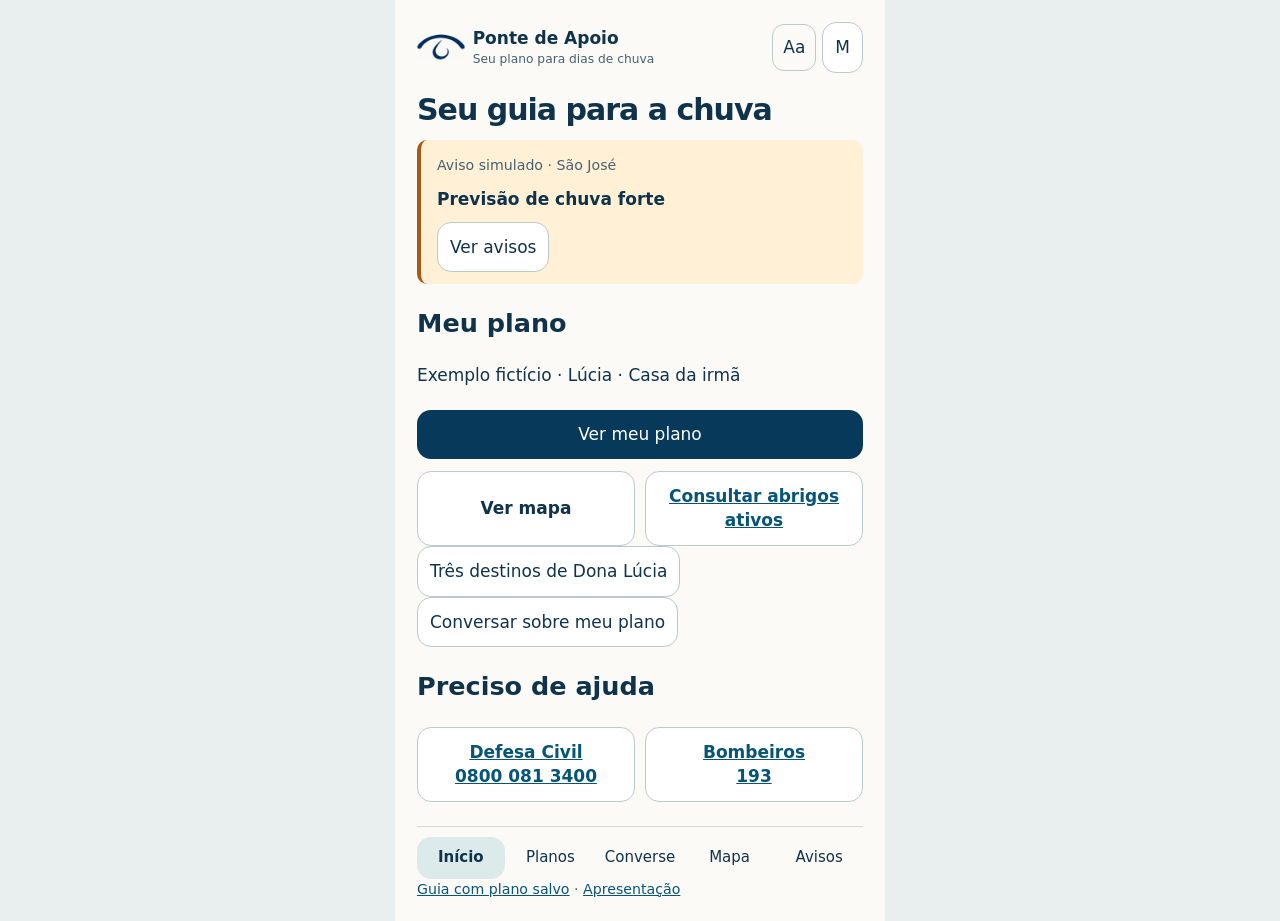
<file: frontend/index.html>
<!doctype html><html lang="pt-BR"><meta charset="utf-8"><meta name="viewport" content="width=device-width, initial-scale=1"><title>Ponte de Apoio · Protótipo</title><style>
*{box-sizing:border-box}body{margin:0;background:#e9efef;color:#10334c;font:17px/1.45 system-ui}main{max-width:490px;min-height:100vh;margin:auto;background:#fbfaf6;padding:22px;display:flex;flex-direction:column}header,nav{display:flex;align-items:center;justify-content:space-between;gap:6px}header img{width:186px}button,input,select{font:inherit;border-radius:14px;padding:12px;border:1px solid #bac9cc;background:white;color:#10334c}button{cursor:pointer}button:focus-visible,input:focus-visible{outline:3px solid #ab581e}h1{font-size:32px;line-height:1.12;letter-spacing:-1px}article{padding:20px;background:#e5f0f0;border-radius:20px;margin:14px 0}article strong{font-size:23px}section{flex:1}small{color:#466173}button.primary{background:#07395b;color:white;border:0;width:100%;margin:12px 0}nav{border-top:1px solid #d1dadd;margin-top:24px;padding-top:10px;flex-wrap:nowrap;gap:2px}nav button{font-size:clamp(12px,3vw,15px);padding:9px 5px;flex:1}nav button{background:transparent;border:0}nav button[aria-current=true]{background:#dcebea;font-weight:650}label{display:block;margin:10px 0}input:not([type=checkbox]),select{width:100%}canvas{width:100%;border-radius:14px}progress{width:100%;accent-color:#12676d}a{color:#075479}button.avatar{border-radius:50%;background:#d9e8e8}p{margin:10px 0}header img{width:82px;mix-blend-mode:multiply}.notice{background:#fff0d6;border-left:4px solid #a55b15;padding:12px 16px;border-radius:10px}.quick{display:grid;grid-template-columns:1fr 1fr;gap:10px}.quick a,.quick button{display:grid;place-items:center;text-align:center;background:white;border:1px solid #bac9cc;border-radius:14px;padding:12px;font-weight:600}.home-title{font-size:30px;margin:20px 0 14px}nav{flex-wrap:wrap}nav button{padding:10px 8px}
header{flex-wrap:wrap}.brandline,.access{display:flex;align-items:center;gap:.45em}.brandline{margin-right:auto}.brandline small{display:block;font-size:.72em}.arch{width:48px;height:26px;position:relative;overflow:hidden}.arch img{width:160%;height:auto;max-width:none;position:absolute;left:-30%;top:-41%}.large{font-size:21px}.large h1{font-size:2em}.large nav{flex-wrap:wrap}.contrast,.contrast main,.contrast header,.contrast nav,.contrast article,.contrast .box,.contrast .notice,.contrast details{background:#080808!important;color:white!important}.contrast small,.contrast a{color:#ffed84!important}.contrast button,.contrast input,.contrast select,.contrast .quick a{background:#151515!important;color:white!important;border:2px solid white!important}.contrast :focus-visible{outline:4px solid #ffed84!important}.contrast button[aria-current=true],.contrast button[aria-pressed=true]{background:#ffed84!important;color:black!important}.contrast .arch{background:white}.access button{min-height:44px}
.access-menu{position:relative;margin:0}.access-menu summary{list-style:none;padding:10px;cursor:pointer;border:1px solid #bac9cc;border-radius:12px}.access-menu[open] .access{position:absolute;right:0;top:100%;z-index:5;padding:8px;background:#fff;border:1px solid #bac9cc;border-radius:12px;white-space:nowrap}.contrast .access{background:#080808}</style>
<main><header><div class="brandline"><span class="arch"><img src="[data-uri]" alt=""></span><span><b>Ponte de Apoio</b><small>Seu plano para dias de chuva</small></span></div><details class="access-menu"><summary aria-label="Ajustes de leitura">Aa</summary><div class="access"><button id="fontToggle" aria-label="Ampliar texto" aria-pressed="false">A+</button><button id="contrastToggle" aria-pressed="false">Alto contraste</button></div></details><button onclick="go(&quot;Perfil&quot;)" aria-label="Meu perfil">M</button></header><section id="screen" aria-live="polite"></section><nav id="nav"></nav><small><a href="guia.html">Guia com plano salvo</a> · <a href="pitch.html">Apresentação</a></small></main><script>
const map={"source":"\u00a9 OpenStreetMap contributors \u00b7 ODbL","downloaded":"2026-11-12","bounds":[-34.88,-8.065,-34.875,-8.06],"ways":[{"kind":"street","name":"Avenida Guararapes","points":[[-34.8783958,-8.0637793],[-34.8785568,-8.0636946]]},{"kind":"street","name":"Avenida Dantas Barreto","points":[[-34.8783958,-8.0637793],[-34.8784469,-8.0641607],[-34.8784707,-8.0643696],[-34.8784788,-8.0644382],[-34.8784942,-8.0646118],[-34.8785078,-8.0647433],[-34.8786025,-8.0651131],[-34.8786506,-8.0652332],[-34.8786974,-8.0653503],[-34.8788269,-8.065617]]},{"kind":"street","name":"Ponte Conde Maur\u00edcio de Nassau","points":[[-34.8763296,-8.0640965],[-34.8762163,-8.0640809],[-34.8761431,-8.0640692]]},{"kind":"street","name":"Avenida Martins de Barros","points":[[-34.8764321,-8.0629264],[-34.8764462,-8.0626383],[-34.8764812,-8.0620554],[-34.8765173,-8.0617434],[-34.8765324,-8.0616035]]},{"kind":"street","name":"Pra\u00e7a da Rep\u00fablica","points":[[-34.8765324,-8.0616035],[-34.8765367,-8.0615444],[-34.8765726,-8.0610458],[-34.8766123,-8.0605489],[-34.8766217,-8.0605263],[-34.8766357,-8.0605074],[-34.8766653,-8.0604891]]},{"kind":"street","name":"Rua do Sol","points":[[-34.8784444,-8.060313],[-34.8785609,-8.0603593],[-34.8786565,-8.0604049],[-34.8787542,-8.0604606]]},{"kind":"street","name":"Rua Cleto Campelo","points":[[-34.8796021,-8.0629428],[-34.8796526,-8.0629948],[-34.8797122,-8.0630317]]},{"kind":"street","name":"Pra\u00e7a da Rep\u00fablica","points":[[-34.8789683,-8.0610795],[-34.8782013,-8.0612245]]},{"kind":"street","name":"Rua Imperador Dom Pedro II","points":[[-34.8771735,-8.0604147],[-34.8771478,-8.0609299],[-34.8771296,-8.0613634],[-34.8771291,-8.0613746],[-34.8771227,-8.0614795]]},{"kind":"street","name":"Rua Jo\u00e3o Souto Maior","points":[[-34.8798495,-8.0646779],[-34.8799176,-8.0650574],[-34.8799519,-8.0651008],[-34.879812,-8.0652869],[-34.8797954,-8.0653626],[-34.8797817,-8.0654835],[-34.8797506,-8.0657652]]},{"kind":"street","name":"Rua Siqueira Campos","points":[[-34.8764321,-8.0629264],[-34.8768142,-8.0628821],[-34.8769016,-8.0628716],[-34.8770024,-8.0628594],[-34.8771007,-8.062846],[-34.8776346,-8.0627732],[-34.8779638,-8.0627207],[-34.8781199,-8.0626963],[-34.8781929,-8.0626844],[-34.8782451,-8.0626752]]},{"kind":"street","name":"Rua Doutor Jos\u00e9 Henrique Wanderley","points":[[-34.878779,-8.0621189],[-34.8787532,-8.0621814],[-34.8787455,-8.0622524],[-34.8787865,-8.0625847]]},{"kind":"street","name":"Rua Ulhoa Cintra","points":[[-34.8793755,-8.062012],[-34.8794676,-8.0619558],[-34.8798303,-8.0616642]]},{"kind":"street","name":"Rua Ulhoa Cintra","points":[[-34.8793755,-8.062012],[-34.8792973,-8.0620298],[-34.878779,-8.0621189]]},{"kind":"street","name":"Pra\u00e7a da Rep\u00fablica","points":[[-34.879311,-8.0610341],[-34.8792066,-8.0610415],[-34.8790524,-8.0610641],[-34.8789683,-8.0610795]]},{"kind":"street","name":"Pra\u00e7a da Rep\u00fablica","points":[[-34.8766653,-8.0604891],[-34.8767748,-8.0604726],[-34.8768329,-8.0604639],[-34.8771735,-8.0604147],[-34.8775483,-8.0603615],[-34.8775979,-8.0603549],[-34.8776845,-8.0603437],[-34.8777236,-8.0603397],[-34.8778582,-8.0603258],[-34.877961,-8.0603179]]},{"kind":"street","name":"Pra\u00e7a da Rep\u00fablica","points":[[-34.8780131,-8.0612593],[-34.8780566,-8.0611889],[-34.8780721,-8.0611583],[-34.8780764,-8.0611255]]},{"kind":"street","name":"Rua Imperador Dom Pedro II","points":[[-34.8771147,-8.0616023],[-34.8770788,-8.0619544],[-34.8770634,-8.0621061],[-34.8770024,-8.0628594],[-34.8769566,-8.0633636],[-34.8768752,-8.0640889],[-34.8768645,-8.0641842]]},{"kind":"street","name":"Avenida Dantas Barreto","points":[[-34.8782451,-8.0626752],[-34.8783439,-8.0633993],[-34.8783766,-8.0636383],[-34.8783796,-8.0636605],[-34.8783958,-8.0637793]]},{"kind":"street","name":"Avenida Dantas Barreto","points":[[-34.8785568,-8.0636946],[-34.8785372,-8.0635784],[-34.8784456,-8.0630355],[-34.8784025,-8.0627628],[-34.8783834,-8.0626502]]},{"kind":"street","name":"Avenida Dantas Barreto","points":[[-34.8782013,-8.0612245],[-34.878281,-8.061948]]},{"kind":"street","name":"Avenida Dantas Barreto","points":[[-34.8780805,-8.0612454],[-34.8781281,-8.0617069],[-34.878172,-8.0621292],[-34.878224,-8.0625156]]},{"kind":"street","name":"Avenida Dantas Barreto","points":[[-34.8785645,-8.0637806],[-34.8785872,-8.0640626]]},{"kind":"street","name":"Avenida Dantas Barreto","points":[[-34.8785872,-8.0640626],[-34.8786096,-8.064432],[-34.8786132,-8.0644661],[-34.8786176,-8.0644937],[-34.8786521,-8.0647907],[-34.8787002,-8.0650114],[-34.878746,-8.0651173],[-34.8787715,-8.0651761],[-34.8787894,-8.0652173],[-34.8788425,-8.0653308],[-34.8789357,-8.06554],[-34.8789816,-8.0656563],[-34.8790472,-8.0658116]]},{"kind":"street","name":"Avenida Dantas Barreto","points":[[-34.8785645,-8.0637806],[-34.8785568,-8.0636946]]},{"kind":"street","name":"Rua Primeiro de Mar\u00e7o","points":[[-34.8768645,-8.0641842],[-34.8767599,-8.064169],[-34.8763842,-8.0641077]]},{"kind":"street","name":"Rua Camboa do Carmo","points":[[-34.8795198,-8.0657666],[-34.8795179,-8.0653675],[-34.8795083,-8.0652386],[-34.8795085,-8.0649095],[-34.8794928,-8.064782]]},{"kind":"street","name":"Rua das Flores","points":[[-34.880496,-8.0645144],[-34.8804044,-8.0645376],[-34.8798495,-8.0646779],[-34.8794928,-8.064782],[-34.8787002,-8.0650114]]},{"kind":"street","name":"Avenida Guararapes","points":[[-34.8796021,-8.0629428],[-34.8801976,-8.0626086],[-34.8802201,-8.0625958],[-34.8803567,-8.0625147]]},{"kind":"street","name":"Avenida Guararapes","points":[[-34.8805431,-8.062856],[-34.8804121,-8.0629286],[-34.8800479,-8.063128],[-34.8799523,-8.0631694],[-34.8798618,-8.0632019],[-34.8798078,-8.0632092],[-34.8797692,-8.0632102],[-34.8797273,-8.0631976],[-34.8796815,-8.0631698]]},{"kind":"street","name":"Rua Siqueira Campos","points":[[-34.8801005,-8.0620607],[-34.879678,-8.0622966],[-34.8796009,-8.0623199],[-34.8795346,-8.0623321],[-34.8794635,-8.0623421]]},{"kind":"street","name":"Rua Matias de Albuquerque","points":[[-34.8807684,-8.0634017],[-34.8802218,-8.0636161],[-34.8801433,-8.0636409],[-34.8796379,-8.0637719],[-34.8790802,-8.0639281],[-34.8785872,-8.0640626]]},{"kind":"street","name":"","points":[[-34.8796379,-8.0637719],[-34.8793827,-8.0633347]]},{"kind":"street","name":"","points":[[-34.8790802,-8.0639281],[-34.8790858,-8.0639486],[-34.8791775,-8.0643067],[-34.8791896,-8.0643545]]},{"kind":"street","name":"Rua Frei Vicente Salvador","points":[[-34.8781281,-8.0617069],[-34.8770788,-8.0619544]]},{"kind":"street","name":"Rua Marqu\u00eas do Recife","points":[[-34.8783439,-8.0633993],[-34.8780363,-8.0633902]]},{"kind":"street","name":"Rua Marqu\u00eas do Recife","points":[[-34.8780363,-8.0633902],[-34.8776232,-8.063373],[-34.8775666,-8.0633707],[-34.8775137,-8.0633701],[-34.8770261,-8.0633644],[-34.8769566,-8.0633636],[-34.8768643,-8.0633606],[-34.876428,-8.063347]]},{"kind":"street","name":"Rua Engenheiro Ubaldo Gomes de Matos","points":[[-34.8779638,-8.0627207],[-34.8779706,-8.0627957],[-34.8780363,-8.0633902]]},{"kind":"street","name":"Rua Di\u00e1rio de Pernambuco","points":[[-34.8776346,-8.0627732],[-34.8776265,-8.0628461],[-34.8775666,-8.0633707]]},{"kind":"street","name":"Pra\u00e7a da Rep\u00fablica","points":[[-34.8765324,-8.0616035],[-34.8766276,-8.0615817],[-34.8767288,-8.0615585],[-34.8769886,-8.0615094],[-34.8771227,-8.0614795]]},{"kind":"street","name":"Avenida Guararapes","points":[[-34.8774731,-8.0642833],[-34.8775595,-8.0642577],[-34.8776274,-8.0642263],[-34.8779818,-8.0640409],[-34.8780817,-8.0639773],[-34.878128,-8.0639479],[-34.8782616,-8.0638628],[-34.8783611,-8.0638009],[-34.8783958,-8.0637793]]},{"kind":"street","name":"Rua da Roda","points":[[-34.8784456,-8.0630355],[-34.8785049,-8.0630311],[-34.8786889,-8.0630175],[-34.8789546,-8.0629978],[-34.879221,-8.0629781]]},{"kind":"street","name":"Rua Alarico Bezerra","points":[[-34.8790968,-8.0625347],[-34.8791425,-8.0626453],[-34.879159,-8.0627152],[-34.8791922,-8.0628887],[-34.879221,-8.0629781],[-34.8792384,-8.0630521]]},{"kind":"street","name":"Rua do Sol","points":[[-34.879311,-8.0610341],[-34.8793384,-8.0610673],[-34.8798303,-8.0616642]]},{"kind":"street","name":"Avenida Martins de Barros","points":[[-34.8761088,-8.0660454],[-34.8761149,-8.0660068],[-34.8762051,-8.0654177],[-34.8762508,-8.0651591],[-34.876269,-8.0650483],[-34.8762971,-8.0648444],[-34.8763253,-8.0645968],[-34.8763455,-8.0643258],[-34.8763572,-8.064193],[-34.876358,-8.0641714]]},{"kind":"street","name":"Avenida Guararapes","points":[[-34.8785568,-8.0636946],[-34.8787243,-8.0635955],[-34.8787958,-8.0635532],[-34.8792617,-8.0632775],[-34.8792795,-8.063267],[-34.8793355,-8.0632339]]},{"kind":"street","name":"Ponte Buarque de Macedo","points":[[-34.8764167,-8.0616331],[-34.8765324,-8.0616035]]},{"kind":"street","name":"Ponte Conde Maur\u00edcio de Nassau","points":[[-34.8761431,-8.0640692],[-34.8745145,-8.0637775]]},{"kind":"street","name":"Ponte Princesa Isabel","points":[[-34.8787932,-8.060271],[-34.8787695,-8.0602847]]},{"kind":"street","name":"Ponte Princesa Isabel","points":[[-34.8798667,-8.0595868],[-34.8787932,-8.060271]]},{"kind":"street","name":"Rua Nova","points":[[-34.8803481,-8.0640381],[-34.8793667,-8.064307],[-34.8791896,-8.0643545],[-34.8787819,-8.0644703],[-34.8786958,-8.0644763],[-34.8786482,-8.064471],[-34.8786132,-8.0644661]]},{"kind":"street","name":"Rua do Sol","points":[[-34.8787695,-8.0602847],[-34.8787522,-8.0603396],[-34.8787464,-8.0603852],[-34.8787542,-8.0604606]]},{"kind":"street","name":"Rua Larga do Ros\u00e1rio","points":[[-34.8779447,-8.0643511],[-34.8779262,-8.0645455],[-34.8779242,-8.0645632],[-34.8778461,-8.065242]]},{"kind":"street","name":"Rua Engenheiro Ubaldo Gomes de Matos","points":[[-34.8780363,-8.0633902],[-34.8780495,-8.0635226],[-34.8780354,-8.0638981]]},{"kind":"street","name":"Rua Doutor Moacir Baracho","points":[[-34.8770634,-8.0621061],[-34.8764812,-8.0620554]]},{"kind":"street","name":"Rua Primeiro de Mar\u00e7o","points":[[-34.8774731,-8.0642833],[-34.8776243,-8.0642918],[-34.8779447,-8.0643511],[-34.8784366,-8.064428],[-34.8784788,-8.0644382]]},{"kind":"street","name":"Rua Camboa do Carmo","points":[[-34.8794928,-8.064782],[-34.8793667,-8.064307]]},{"kind":"building","name":"Edif\u00edcio Garagem Central","points":[[-34.8795752,-8.0617041],[-34.8783859,-8.0618769],[-34.8783591,-8.0617977],[-34.8783684,-8.0616868],[-34.8795119,-8.0614102],[-34.8795806,-8.0615998],[-34.8795752,-8.0616184],[-34.8795752,-8.0617041]]},{"kind":"street","name":"","points":[[-34.8779242,-8.0645632],[-34.8774516,-8.0645167]]},{"kind":"building","name":"","points":[[-34.8792482,-8.0613111],[-34.8788463,-8.0613981],[-34.8788713,-8.0615056],[-34.8792609,-8.0614191],[-34.8792482,-8.0613111]]},{"kind":"building","name":"","points":[[-34.8768212,-8.0603166],[-34.8768099,-8.0602185],[-34.8767758,-8.0602225],[-34.8767631,-8.0601136],[-34.8766586,-8.0601256],[-34.8766713,-8.0602354],[-34.8766412,-8.0602388],[-34.8766528,-8.0603358],[-34.8768212,-8.0603166]]},{"kind":"building","name":"","points":[[-34.8768932,-8.0603054],[-34.8769954,-8.0602927],[-34.8769715,-8.0600896],[-34.8768682,-8.060102],[-34.8768932,-8.0603054]]},{"kind":"building","name":"","points":[[-34.8780737,-8.059954],[-34.8781014,-8.0601614],[-34.8782075,-8.0601479],[-34.8781799,-8.0599399],[-34.8780737,-8.059954]]},{"kind":"building","name":"","points":[[-34.8788408,-8.0613392],[-34.8788128,-8.0613458],[-34.8788266,-8.0614025],[-34.8788532,-8.0613968],[-34.8788408,-8.0613392]]},{"kind":"street","name":"Rua Ulhoa Cintra","points":[[-34.8783129,-8.0621974],[-34.878779,-8.0621189]]},{"kind":"building","name":"","points":[[-34.8790608,-8.0613516],[-34.8790901,-8.0613453],[-34.8790837,-8.0613154],[-34.8790538,-8.0613227],[-34.8790608,-8.0613516]]},{"kind":"building","name":"Teatro Santa Isabel","points":[[-34.8785691,-8.060802],[-34.8786872,-8.0607882],[-34.878647,-8.0605348],[-34.8785302,-8.0605428],[-34.878469,-8.0605612],[-34.8783574,-8.0605713],[-34.8781922,-8.0605814],[-34.8781465,-8.0605937],[-34.878139,-8.0606394],[-34.8781029,-8.0606424],[-34.8780855,-8.0606601],[-34.878107,-8.0607958],[-34.8781387,-8.0607942],[-34.8781538,-8.0608107],[-34.8781642,-8.0608654],[-34.8785691,-8.060802]]},{"kind":"building","name":"Liceu de Artes e Of\u00edcios","points":[[-34.8789367,-8.0612573],[-34.8789305,-8.0612551],[-34.8789112,-8.0611772],[-34.8788291,-8.0611973],[-34.8788435,-8.0612555],[-34.878871,-8.0613674],[-34.8792998,-8.0612626],[-34.8792976,-8.0612534],[-34.8792581,-8.0610931],[-34.8791752,-8.0611134],[-34.8791959,-8.0611975],[-34.8789367,-8.0612573]]},{"kind":"building","name":"","points":[[-34.8767481,-8.0600028],[-34.8767324,-8.0598846],[-34.8766675,-8.0598932],[-34.876672,-8.0599272],[-34.8766514,-8.0599299],[-34.8766627,-8.0600141],[-34.8767481,-8.0600028]]},{"kind":"street","name":"Rua Engenheiro Ubaldo Gomes de Matos","points":[[-34.8780354,-8.0638981],[-34.8780817,-8.0639773]]},{"kind":"street","name":"Rua Cleto Campelo","points":[[-34.8794635,-8.0623421],[-34.8794297,-8.0622297],[-34.8793755,-8.062012]]},{"kind":"building","name":"","points":[[-34.8778595,-8.0618352],[-34.8775694,-8.061904],[-34.8775835,-8.0619566],[-34.8777862,-8.0619126],[-34.8778058,-8.0619946],[-34.8778286,-8.061994],[-34.8778313,-8.0620119],[-34.8778448,-8.0620206],[-34.8778799,-8.0620165],[-34.8778595,-8.0618352]]},{"kind":"building","name":"","points":[[-34.8787217,-8.063407],[-34.8787223,-8.0635471],[-34.878751,-8.0635318],[-34.8787432,-8.0635173],[-34.8787688,-8.0635034],[-34.8787495,-8.0634696],[-34.8788048,-8.0634376],[-34.8787629,-8.0633605],[-34.8787296,-8.0633772],[-34.8787437,-8.0634065],[-34.87873,-8.0634068],[-34.8787217,-8.063407]]},{"kind":"building","name":"","points":[[-34.8781063,-8.061994],[-34.8780972,-8.0619358],[-34.8779137,-8.0619735],[-34.8779206,-8.0620292],[-34.8781063,-8.061994]]},{"kind":"building","name":"","points":[[-34.8775555,-8.0629829],[-34.8775597,-8.0629359],[-34.8774133,-8.0629311],[-34.877413,-8.062974],[-34.8775464,-8.0629825],[-34.8775555,-8.0629829]]},{"kind":"building","name":"","points":[[-34.8775733,-8.0624506],[-34.8776256,-8.0624321],[-34.8776247,-8.0624285],[-34.8776828,-8.0624201],[-34.8776718,-8.062353],[-34.8775988,-8.0623751],[-34.87761,-8.0624132],[-34.8775655,-8.0624269],[-34.8775733,-8.0624506]]},{"kind":"building","name":"","points":[[-34.8785392,-8.0624613],[-34.8784081,-8.0624831],[-34.8784227,-8.0625876],[-34.8784437,-8.0626014],[-34.878559,-8.0625853],[-34.8785392,-8.0624613]]},{"kind":"building","name":"Del\u00edcia do Suco","points":[[-34.8774133,-8.0629311],[-34.8775597,-8.0629359],[-34.8775612,-8.0628913],[-34.8774135,-8.0628885],[-34.8774133,-8.0629311]]},{"kind":"building","name":"","points":[[-34.8778721,-8.0623484],[-34.8778697,-8.0623328],[-34.8778677,-8.0623198],[-34.8777416,-8.0623406],[-34.8777462,-8.0623684],[-34.8778721,-8.0623484]]},{"kind":"building","name":"","points":[[-34.8773722,-8.0628883],[-34.8773721,-8.0629121],[-34.8773731,-8.0629751],[-34.877413,-8.062974],[-34.8774133,-8.0629311],[-34.8774135,-8.0628885],[-34.8773722,-8.0628883]]},{"kind":"building","name":"","points":[[-34.877536,-8.0624309],[-34.8775577,-8.0624958],[-34.877585,-8.062486],[-34.8775733,-8.0624506],[-34.8775655,-8.0624269],[-34.8775634,-8.0624207],[-34.877536,-8.0624309]]},{"kind":"building","name":"","points":[[-34.8784081,-8.0624831],[-34.8785392,-8.0624613],[-34.8785326,-8.0624204],[-34.8785777,-8.0624137],[-34.8785739,-8.0623872],[-34.8783976,-8.0624129],[-34.8784081,-8.0624831]]},{"kind":"building","name":"","points":[[-34.8772452,-8.0639139],[-34.8772278,-8.0639114],[-34.8772241,-8.0639432],[-34.8772161,-8.0639424],[-34.8772114,-8.063973],[-34.8772373,-8.0639764],[-34.8772452,-8.0639139]]},{"kind":"building","name":"","points":[[-34.8780972,-8.0619358],[-34.8780826,-8.0618184],[-34.8779,-8.061861],[-34.8779137,-8.0619735],[-34.8780972,-8.0619358]]},{"kind":"building","name":"","points":[[-34.8772905,-8.0636934],[-34.8773068,-8.0636473],[-34.8772413,-8.0636259],[-34.8772237,-8.0636757],[-34.8772905,-8.0636934]]},{"kind":"building","name":"Cart\u00f3rio do Segundo Of\u00edcio de Notas","points":[[-34.8769759,-8.0639618],[-34.8771446,-8.0639896],[-34.8771464,-8.0639742],[-34.8771634,-8.0639765],[-34.8771654,-8.0639617],[-34.8771836,-8.0639635],[-34.8771876,-8.0639333],[-34.8769879,-8.0639007],[-34.8769759,-8.0639618]]},{"kind":"building","name":"","points":[[-34.8794567,-8.0640564],[-34.8794168,-8.0640675],[-34.8794533,-8.0642107],[-34.879494,-8.0641998],[-34.8794567,-8.0640564]]},{"kind":"building","name":"Gabinete Portugu\u00eas de Leitura","points":[[-34.877143,-8.0629245],[-34.8771333,-8.0631232],[-34.8773775,-8.0631349],[-34.8773797,-8.0630875],[-34.877374,-8.0630872],[-34.8773765,-8.0630396],[-34.8773786,-8.062985],[-34.8773727,-8.0629848],[-34.8773721,-8.0629121],[-34.8773476,-8.0629107],[-34.8773465,-8.0629343],[-34.877143,-8.0629245]]},{"kind":"building","name":"","points":[[-34.8794232,-8.0638914],[-34.8793747,-8.0639027],[-34.8794168,-8.0640675],[-34.8794567,-8.0640564],[-34.8794232,-8.0638914]]},{"kind":"building","name":"","points":[[-34.8779623,-8.0625698],[-34.8780047,-8.0625598],[-34.8779959,-8.0624966],[-34.8780138,-8.0624941],[-34.8780048,-8.062429],[-34.8780329,-8.0624252],[-34.8780287,-8.0623938],[-34.8780016,-8.0623973],[-34.8779882,-8.0623009],[-34.8780181,-8.0622968],[-34.8780141,-8.0622659],[-34.8779856,-8.062269],[-34.8779722,-8.0621719],[-34.8779383,-8.062177],[-34.8779692,-8.06244],[-34.8779398,-8.0624453],[-34.8779478,-8.0625047],[-34.8779623,-8.0625698]]},{"kind":"building","name":"","points":[[-34.8787196,-8.0629474],[-34.8787236,-8.062974],[-34.8788575,-8.0629593],[-34.8788405,-8.0627964],[-34.8788344,-8.0627972],[-34.8788195,-8.0626948],[-34.8786842,-8.0627126],[-34.8787196,-8.0629474]]},{"kind":"street","name":"Rua Duque de Caxias","points":[[-34.8773573,-8.0661745],[-34.8773541,-8.0661489],[-34.8773522,-8.066134],[-34.8773447,-8.0661024],[-34.8772974,-8.0659024],[-34.8773204,-8.0655614],[-34.8773794,-8.0651687],[-34.8774516,-8.0645167],[-34.8774549,-8.0644822],[-34.8774731,-8.0642833]]},{"kind":"building","name":"","points":[[-34.8793747,-8.0639027],[-34.8793142,-8.063919],[-34.8793158,-8.0639271],[-34.8793988,-8.0642254],[-34.8794533,-8.0642107],[-34.8794168,-8.0640675],[-34.8793747,-8.0639027]]},{"kind":"building","name":"","points":[[-34.8778547,-8.0617926],[-34.8775109,-8.0618678],[-34.877522,-8.0619152],[-34.8778595,-8.0618352],[-34.8778547,-8.0617926]]},{"kind":"building","name":"","points":[[-34.8793158,-8.0639271],[-34.8792735,-8.0639386],[-34.8792864,-8.0639852],[-34.8792945,-8.0640142],[-34.8793565,-8.064237],[-34.8793988,-8.0642254],[-34.8793158,-8.0639271]]},{"kind":"building","name":"","points":[[-34.8785672,-8.0621138],[-34.8785265,-8.0618743],[-34.8784928,-8.0618796],[-34.8785291,-8.0621199],[-34.8785672,-8.0621138]]},{"kind":"building","name":"","points":[[-34.8771446,-8.0639896],[-34.8771051,-8.0639829],[-34.8771007,-8.0640078],[-34.8770668,-8.064002],[-34.8770709,-8.0639781],[-34.8769759,-8.0639618],[-34.8769498,-8.0641106],[-34.8769708,-8.0641142],[-34.8769656,-8.0641437],[-34.8771132,-8.064169],[-34.8771155,-8.0641561],[-34.8771446,-8.0639896]]},{"kind":"building","name":"","points":[[-34.8771572,-8.0641625],[-34.8771836,-8.0639635],[-34.8771654,-8.0639617],[-34.8771634,-8.0639765],[-34.8771464,-8.0639742],[-34.8771316,-8.0640708],[-34.8771155,-8.0641561],[-34.8771572,-8.0641625]]},{"kind":"building","name":"","points":[[-34.8786156,-8.0621577],[-34.8786388,-8.0623081],[-34.8786798,-8.0622998],[-34.8786584,-8.0621509],[-34.8786156,-8.0621577]]},{"kind":"building","name":"O Botic\u00e1rio","points":[[-34.8792547,-8.064044],[-34.8792017,-8.0640589],[-34.8792579,-8.0642645],[-34.8793088,-8.0642491],[-34.8792547,-8.064044]]},{"kind":"building","name":"Edif\u00edcio Sigismundo Cabral De Melo","points":[[-34.8790831,-8.0636056],[-34.8791329,-8.063694],[-34.8792067,-8.0636508],[-34.8792134,-8.0636646],[-34.8792094,-8.063673],[-34.8792264,-8.0637023],[-34.8792374,-8.063704],[-34.8792433,-8.0637145],[-34.8791676,-8.0637558],[-34.8792114,-8.0638338],[-34.8793403,-8.0637988],[-34.8793065,-8.0637402],[-34.8792551,-8.0636511],[-34.8791922,-8.063542],[-34.8790831,-8.0636056]]},{"kind":"building","name":"Escola T\u00e9cnica de Sa\u00fade - Real Hospital Portugu\u00eas","points":[[-34.8775434,-8.0631681],[-34.8771674,-8.0631483],[-34.8771636,-8.0632194],[-34.8771622,-8.0632457],[-34.877179,-8.0632653],[-34.8775219,-8.0632694],[-34.8775388,-8.0632537],[-34.8775434,-8.0631681]]},{"kind":"building","name":"","points":[[-34.877813,-8.0622133],[-34.8778158,-8.0622231],[-34.8778219,-8.0622446],[-34.8779187,-8.0622174],[-34.877928,-8.0622944],[-34.8779525,-8.0622903],[-34.8779383,-8.062177],[-34.8779035,-8.0621871],[-34.877813,-8.0622133]]},{"kind":"building","name":"Quality Professional","points":[[-34.8774907,-8.0636592],[-34.8773068,-8.0636473],[-34.8772988,-8.0636697],[-34.8774869,-8.0636924],[-34.8774907,-8.0636592]]},{"kind":"building","name":"","points":[[-34.8779478,-8.0625047],[-34.8779398,-8.0624453],[-34.8778767,-8.0624537],[-34.8778673,-8.062455],[-34.8778715,-8.0624802],[-34.8778156,-8.0624895],[-34.8778226,-8.0625275],[-34.8779478,-8.0625047]]},{"kind":"building","name":"","points":[[-34.8772237,-8.0636757],[-34.8772112,-8.0637121],[-34.8772781,-8.0637317],[-34.8772905,-8.0636934],[-34.8772237,-8.0636757]]},{"kind":"building","name":"","points":[[-34.8778789,-8.0640333],[-34.8778949,-8.0638499],[-34.8779039,-8.0638507],[-34.8779067,-8.0638179],[-34.8779328,-8.063819],[-34.8779373,-8.0637708],[-34.8778231,-8.0637627],[-34.8778165,-8.0638461],[-34.8778063,-8.063846],[-34.8778043,-8.0638766],[-34.8777666,-8.0638747],[-34.8777529,-8.0640173],[-34.8777534,-8.0640234],[-34.8778789,-8.0640333]]},{"kind":"building","name":"","points":[[-34.8773363,-8.0639741],[-34.8773296,-8.064021],[-34.8773005,-8.0640168],[-34.877296,-8.0640495],[-34.8772777,-8.0641918],[-34.8772866,-8.0642002],[-34.8772985,-8.064202],[-34.8773076,-8.064197],[-34.877314,-8.0642042],[-34.8773281,-8.0642062],[-34.8773348,-8.0642012],[-34.8773412,-8.0642083],[-34.8773555,-8.0642104],[-34.877363,-8.0642056],[-34.8773677,-8.0642121],[-34.8773809,-8.0642141],[-34.8773917,-8.0642068],[-34.8773978,-8.0641702],[-34.8774293,-8.0641778],[-34.8774389,-8.064168],[-34.8774405,-8.0641547],[-34.8774335,-8.0641459],[-34.8774419,-8.0641418],[-34.8774434,-8.0641292],[-34.8774364,-8.0641214],[-34.8774448,-8.0641159],[-34.8774463,-8.0641033],[-34.8774394,-8.0640968],[-34.8774479,-8.0640903],[-34.8774494,-8.0640772],[-34.8774425,-8.0640689],[-34.877451,-8.0640637],[-34.8774523,-8.0640521],[-34.8774449,-8.0640451],[-34.8774534,-8.0640388],[-34.877455,-8.0640277],[-34.8774487,-8.0640194],[-34.8774568,-8.0640132],[-34.8774577,-8.0640024],[-34.8774545,-8.0639905],[-34.8773363,-8.0639741]]},{"kind":"building","name":"Secretaria da Fazenda","points":[[-34.8768258,-8.0617046],[-34.8768133,-8.0618409],[-34.876631,-8.0618229],[-34.876618,-8.0619657],[-34.8768005,-8.0619815],[-34.8767946,-8.0620451],[-34.8769806,-8.0620622],[-34.8769863,-8.0619989],[-34.8769916,-8.0619995],[-34.8770046,-8.0618567],[-34.8769991,-8.0618564],[-34.8770113,-8.0617199],[-34.8769967,-8.061713],[-34.8769814,-8.0617071],[-34.8769648,-8.061702],[-34.8769461,-8.0616978],[-34.8769277,-8.0616954],[-34.8769128,-8.0616941],[-34.8768984,-8.0616936],[-34.8768839,-8.0616939],[-34.8768686,-8.0616961],[-34.8768531,-8.0616973],[-34.8768394,-8.0617004],[-34.8768258,-8.0617046]]},{"kind":"building","name":"","points":[[-34.8787008,-8.0628192],[-34.8786842,-8.0627126],[-34.8785033,-8.0627363],[-34.878516,-8.0628489],[-34.8786019,-8.0628343],[-34.8786005,-8.0628196],[-34.8786363,-8.0628157],[-34.8786387,-8.0628299],[-34.8787008,-8.0628192]]},{"kind":"building","name":"","points":[[-34.8778226,-8.0625275],[-34.8778156,-8.0624895],[-34.8778103,-8.0624611],[-34.8777344,-8.0624765],[-34.8777469,-8.0625413],[-34.8778226,-8.0625275]]},{"kind":"building","name":"Tribunal de Justi\u00e7a - Anexo","points":[[-34.8769914,-8.0621779],[-34.8765917,-8.0621449],[-34.8765796,-8.0622944],[-34.8769761,-8.0623297],[-34.8769914,-8.0621779]]},{"kind":"building","name":"Gelatto's Sucos e Lanches","points":[[-34.8783859,-8.0623309],[-34.8785908,-8.0622962],[-34.8785844,-8.0622624],[-34.8783807,-8.0622953],[-34.8783859,-8.0623309]]},{"kind":"building","name":"","points":[[-34.8772373,-8.0639764],[-34.8771829,-8.0639692],[-34.8771572,-8.0641625],[-34.8772119,-8.0641704],[-34.8772373,-8.0639764]]},{"kind":"building","name":"","points":[[-34.8792017,-8.0640589],[-34.8791413,-8.064076],[-34.8791881,-8.0642579],[-34.8792149,-8.0642753],[-34.8792579,-8.0642645],[-34.8792017,-8.0640589]]},{"kind":"building","name":"","points":[[-34.8789173,-8.0636991],[-34.8789443,-8.0637473],[-34.8789902,-8.063829],[-34.8790192,-8.0638812],[-34.8792114,-8.0638338],[-34.8790831,-8.0636056],[-34.8789173,-8.0636991]]},{"kind":"building","name":"","points":[[-34.8792945,-8.0640142],[-34.8792503,-8.0640275],[-34.8792547,-8.064044],[-34.8793088,-8.0642491],[-34.8793565,-8.064237],[-34.8792945,-8.0640142]]},{"kind":"building","name":"","points":[[-34.8800071,-8.0637404],[-34.8799721,-8.0637501],[-34.8800607,-8.0640475],[-34.8801014,-8.0640358],[-34.8800375,-8.0638358],[-34.8800071,-8.0637404]]},{"kind":"building","name":"","points":[[-34.8791413,-8.064076],[-34.8792017,-8.0640589],[-34.8792547,-8.064044],[-34.8792503,-8.0640275],[-34.8792412,-8.0639982],[-34.8791296,-8.0640302],[-34.8791413,-8.064076]]},{"kind":"building","name":"Bom de Gosto","points":[[-34.8785111,-8.0620009],[-34.8783424,-8.0620285],[-34.8783489,-8.0620669],[-34.8785161,-8.0620387],[-34.8785111,-8.0620009]]},{"kind":"building","name":"","points":[[-34.8785659,-8.0621655],[-34.8785946,-8.0623171],[-34.8786388,-8.0623081],[-34.8786156,-8.0621577],[-34.8785659,-8.0621655]]},{"kind":"building","name":"","points":[[-34.8799693,-8.0637406],[-34.8799219,-8.0637526],[-34.8799239,-8.0637594],[-34.8799646,-8.0638998],[-34.8800114,-8.0640611],[-34.8800607,-8.0640475],[-34.8799721,-8.0637501],[-34.8799693,-8.0637406]]},{"kind":"building","name":"Edif\u00edcio Douro","points":[[-34.8792268,-8.0618563],[-34.8792369,-8.0619165],[-34.8792603,-8.061913],[-34.8792649,-8.0619433],[-34.879242,-8.0619468],[-34.8792516,-8.0620039],[-34.8793262,-8.0619925],[-34.8793441,-8.0619897],[-34.8793763,-8.0619788],[-34.8794034,-8.0619625],[-34.8794192,-8.0619495],[-34.8795036,-8.0618763],[-34.8794659,-8.0618323],[-34.8794493,-8.0618465],[-34.87943,-8.0618241],[-34.8794466,-8.0618099],[-34.8794065,-8.0617632],[-34.8793361,-8.0618235],[-34.8793771,-8.0618716],[-34.8793432,-8.0618975],[-34.879323,-8.061902],[-34.8793136,-8.0618436],[-34.8792268,-8.0618563]]},{"kind":"building","name":"","points":[[-34.8774652,-8.0638838],[-34.8774715,-8.0638377],[-34.8773729,-8.0638129],[-34.8773657,-8.0638406],[-34.8773429,-8.0638348],[-34.8773501,-8.0638071],[-34.8772961,-8.0637935],[-34.8772884,-8.0638132],[-34.8772589,-8.0638007],[-34.8772557,-8.0638301],[-34.8773277,-8.0638423],[-34.8773255,-8.0638552],[-34.8774652,-8.0638838]]},{"kind":"building","name":"","points":[[-34.8767375,-8.0625092],[-34.8767334,-8.0625783],[-34.8767599,-8.0625773],[-34.8769387,-8.0625846],[-34.876944,-8.0625244],[-34.8767375,-8.0625092]]},{"kind":"building","name":"Edif\u00edcio Limoeiro","points":[[-34.8776398,-8.0631738],[-34.8776374,-8.0632712],[-34.8776786,-8.0632722],[-34.8779731,-8.0632809],[-34.8779863,-8.0632796],[-34.8779887,-8.0631823],[-34.8776398,-8.0631738]]},{"kind":"building","name":"Edif\u00edcio L\u00edgia Uch\u00f4a de Medeiros","points":[[-34.8767074,-8.063037],[-34.8768925,-8.0630867],[-34.876906,-8.0629672],[-34.8769057,-8.0629624],[-34.8769031,-8.0629564],[-34.876898,-8.0629508],[-34.8768911,-8.062947],[-34.8768842,-8.0629462],[-34.8768555,-8.0629504],[-34.8767296,-8.062969],[-34.8767274,-8.0629796],[-34.8767023,-8.0629733],[-34.876695,-8.0630035],[-34.8767073,-8.0630088],[-34.8767005,-8.0630347],[-34.8767074,-8.063037]]},{"kind":"building","name":"Procuradoria Geral do Estado","points":[[-34.8796353,-8.0619138],[-34.8796701,-8.0619569],[-34.8796875,-8.0619407],[-34.8797359,-8.0619997],[-34.8797856,-8.0619721],[-34.8797986,-8.0619953],[-34.8797506,-8.062022],[-34.8797952,-8.0621019],[-34.8797728,-8.0621143],[-34.8797954,-8.0621549],[-34.8799302,-8.0620812],[-34.8799208,-8.0620642],[-34.8799666,-8.0620368],[-34.8799395,-8.0619842],[-34.879922,-8.0619522],[-34.8799033,-8.0619182],[-34.8798856,-8.0618826],[-34.8798669,-8.0618521],[-34.8798455,-8.0618239],[-34.8798257,-8.061802],[-34.8797833,-8.0618414],[-34.8797553,-8.0618109],[-34.8796353,-8.0619138]]},{"kind":"building","name":"Edif\u00edcio Segadas Vianna","points":[[-34.8766928,-8.0631157],[-34.8765257,-8.063072],[-34.8765196,-8.0631302],[-34.8765126,-8.0632668],[-34.876571,-8.0632704],[-34.8765723,-8.0632779],[-34.8766512,-8.0632766],[-34.8767322,-8.0632797],[-34.8767905,-8.0632832],[-34.8768285,-8.0632843],[-34.8768298,-8.063278],[-34.8768437,-8.0632792],[-34.8768577,-8.0632691],[-34.8768678,-8.0632602],[-34.8768753,-8.0632424],[-34.8768818,-8.063222],[-34.8767692,-8.0631934],[-34.8767316,-8.0631822],[-34.8767307,-8.0631879],[-34.8766821,-8.0631735],[-34.8766928,-8.0631157]]},{"kind":"building","name":"","points":[[-34.8767375,-8.0625092],[-34.8765769,-8.0624925],[-34.8765691,-8.0625724],[-34.8767354,-8.0625438],[-34.8767375,-8.0625092]]},{"kind":"building","name":"Edif\u00edcio Armando Monteiro Filho","points":[[-34.8768925,-8.0630867],[-34.8767074,-8.063037],[-34.8766821,-8.0631735],[-34.8767307,-8.0631879],[-34.8767316,-8.0631822],[-34.8767692,-8.0631934],[-34.8768818,-8.063222],[-34.8768963,-8.0630886],[-34.8768925,-8.0630867]]},{"kind":"building","name":"","points":[[-34.8780815,-8.0633031],[-34.8782677,-8.0632815],[-34.8782115,-8.0627991],[-34.8780253,-8.0628206],[-34.8780815,-8.0633031]]},{"kind":"building","name":"Edif\u00edcio Marqu\u00eas do Recife","points":[[-34.8779569,-8.0636236],[-34.8779656,-8.0634527],[-34.8776078,-8.063435],[-34.8776027,-8.0635366],[-34.8778242,-8.0635475],[-34.877845,-8.0635485],[-34.8778415,-8.0636179],[-34.8779569,-8.0636236]]},{"kind":"building","name":"","points":[[-34.8787121,-8.0632343],[-34.8785692,-8.0632501],[-34.8785795,-8.063349],[-34.8787214,-8.0633326],[-34.8787213,-8.0633149],[-34.8787121,-8.0632343]]},{"kind":"building","name":"","points":[[-34.8779166,-8.0639939],[-34.8778826,-8.0639895],[-34.8778789,-8.0640333],[-34.8778959,-8.0640275],[-34.877904,-8.0640224],[-34.8779167,-8.0640143],[-34.8779155,-8.0640027],[-34.8779166,-8.0639939]]},{"kind":"building","name":"Edif\u00edcio Phoenix Pernambucana","points":[[-34.8779373,-8.0637708],[-34.8779569,-8.0636236],[-34.8778415,-8.0636179],[-34.8778231,-8.0637627],[-34.8779373,-8.0637708]]},{"kind":"building","name":"Empresta Bem Melhor","points":[[-34.8765299,-8.0638586],[-34.8765168,-8.0639353],[-34.8766271,-8.063957],[-34.8766347,-8.0639107],[-34.8766901,-8.063921],[-34.8766815,-8.0639677],[-34.8767898,-8.0639894],[-34.8767973,-8.0639176],[-34.8765299,-8.0638586]]},{"kind":"building","name":"Edif\u00edcio Domar","points":[[-34.8778243,-8.0630919],[-34.8778246,-8.0630584],[-34.8776598,-8.0630586],[-34.877638,-8.0631678],[-34.8777624,-8.0631719],[-34.8777639,-8.063119],[-34.8777646,-8.0630911],[-34.8778243,-8.0630919]]},{"kind":"building","name":"","points":[[-34.8791704,-8.0630574],[-34.8791644,-8.063047],[-34.879156,-8.0630376],[-34.8791469,-8.0630284],[-34.8791336,-8.0630212],[-34.8791178,-8.0630164],[-34.8791014,-8.063014],[-34.8790875,-8.0630156],[-34.8790757,-8.0630176],[-34.8790671,-8.063022],[-34.8790581,-8.0630273],[-34.8790493,-8.0630341],[-34.8790403,-8.0630443],[-34.8790328,-8.0630553],[-34.879026,-8.0630691],[-34.8790225,-8.0630833],[-34.8790215,-8.0630973],[-34.879023,-8.063112],[-34.8790274,-8.063124],[-34.8790343,-8.0631372],[-34.879139,-8.063312],[-34.8792499,-8.0632508],[-34.8792222,-8.0632037],[-34.8792602,-8.0631783],[-34.8791846,-8.0630486],[-34.8791704,-8.0630574]]},{"kind":"building","name":"","points":[[-34.8779183,-8.0639583],[-34.8778855,-8.0639571],[-34.8778827,-8.0639895],[-34.8779166,-8.0639939],[-34.8779183,-8.0639583]]},{"kind":"building","name":"","points":[[-34.8787214,-8.0633326],[-34.8785795,-8.063349],[-34.8785855,-8.0634007],[-34.8785915,-8.0634524],[-34.878607,-8.0634501],[-34.8786036,-8.0634202],[-34.8786987,-8.0634083],[-34.8786951,-8.0633774],[-34.8787215,-8.0633745],[-34.8787214,-8.0633326]]},{"kind":"building","name":"Armaz\u00e9m do Campo - Recife","points":[[-34.8765434,-8.0637809],[-34.8765359,-8.063824],[-34.8765299,-8.0638586],[-34.8767973,-8.0639176],[-34.8768011,-8.0638821],[-34.876806,-8.0638362],[-34.8765434,-8.0637809]]},{"kind":"building","name":"","points":[[-34.8778015,-8.0630584],[-34.877795,-8.0630173],[-34.8777667,-8.0630156],[-34.8777731,-8.0629748],[-34.8776669,-8.0629808],[-34.8776598,-8.0630586],[-34.8778015,-8.0630584]]},{"kind":"building","name":"","points":[[-34.8779208,-8.0639281],[-34.8778883,-8.0639255],[-34.8778855,-8.0639571],[-34.8779183,-8.0639583],[-34.8779208,-8.0639281]]},{"kind":"building","name":"","points":[[-34.8791164,-8.0639786],[-34.8791296,-8.0640302],[-34.8792864,-8.0639852],[-34.8792735,-8.0639386],[-34.8791164,-8.0639786]]},{"kind":"building","name":"","points":[[-34.8772422,-8.0627667],[-34.8772339,-8.0626554],[-34.8771502,-8.0626662],[-34.8771532,-8.0627785],[-34.8772422,-8.0627667]]},{"kind":"building","name":"","points":[[-34.8779692,-8.06244],[-34.8779525,-8.0622903],[-34.877928,-8.0622944],[-34.8778833,-8.0623055],[-34.8778861,-8.0623286],[-34.8778697,-8.0623328],[-34.8778721,-8.0623484],[-34.8778813,-8.0624083],[-34.8778729,-8.0624097],[-34.8778767,-8.0624537],[-34.8779398,-8.0624453],[-34.8779692,-8.06244]]},{"kind":"building","name":"Tabelionato Josaphat Albuquerque - Quarto Servi\u00e7p Notarial","points":[[-34.8775976,-8.0636004],[-34.8778197,-8.0636181],[-34.8778242,-8.0635475],[-34.8776027,-8.0635366],[-34.8775976,-8.0636004]]},{"kind":"building","name":"","points":[[-34.8778406,-8.0629007],[-34.8778489,-8.0629436],[-34.8779538,-8.0629237],[-34.8779455,-8.0628809],[-34.8778406,-8.0629007]]},{"kind":"building","name":"","points":[[-34.8772339,-8.0626554],[-34.8772422,-8.0627667],[-34.8776661,-8.0627114],[-34.8776477,-8.0626016],[-34.8772339,-8.0626554]]},{"kind":"building","name":"","points":[[-34.8767354,-8.0625438],[-34.8765691,-8.0625724],[-34.8765653,-8.0626144],[-34.8765894,-8.0626141],[-34.8766992,-8.0625976],[-34.8767014,-8.0625852],[-34.8767246,-8.062584],[-34.8767334,-8.0625783],[-34.8767354,-8.0625438]]},{"kind":"building","name":"","points":[[-34.8777469,-8.0625413],[-34.8777344,-8.0624765],[-34.8777264,-8.062435],[-34.8778729,-8.0624097],[-34.8778813,-8.0624083],[-34.8778721,-8.0623484],[-34.8776886,-8.0623776],[-34.8776971,-8.0624283],[-34.8777167,-8.0625443],[-34.8777469,-8.0625413]]},{"kind":"building","name":"Escola Superior de Magistratura de Pernambuco","points":[[-34.8769601,-8.062342],[-34.8768952,-8.0623383],[-34.8768928,-8.06237],[-34.8768789,-8.06237],[-34.8768813,-8.0623371],[-34.8767823,-8.0623312],[-34.8767787,-8.0623692],[-34.8767418,-8.0623681],[-34.8767443,-8.0623453],[-34.876719,-8.0623442],[-34.8767189,-8.0623315],[-34.8765926,-8.0623177],[-34.8765858,-8.062372],[-34.8767389,-8.0623916],[-34.8769548,-8.0624069],[-34.8769601,-8.062342]]},{"kind":"building","name":"","points":[[-34.8779123,-8.0629326],[-34.8777866,-8.0629551],[-34.8777923,-8.0629865],[-34.877918,-8.0629639],[-34.8779123,-8.0629326]]},{"kind":"building","name":"Dom Paulo","points":[[-34.8785046,-8.0619598],[-34.8783357,-8.0619863],[-34.8783424,-8.0620285],[-34.8785111,-8.0620009],[-34.8785048,-8.0619597],[-34.8785046,-8.0619598]]},{"kind":"building","name":"","points":[[-34.8785219,-8.0621726],[-34.8785369,-8.06227],[-34.8785844,-8.0622623],[-34.8785659,-8.0621655],[-34.8785219,-8.0621726]]},{"kind":"building","name":"","points":[[-34.8798903,-8.0637683],[-34.8798923,-8.0637752],[-34.8799306,-8.0639091],[-34.8799646,-8.0638998],[-34.8799239,-8.0637594],[-34.8798903,-8.0637683]]},{"kind":"building","name":"OAB Pernambuco","points":[[-34.8765769,-8.0624925],[-34.8767375,-8.0625092],[-34.876944,-8.0625244],[-34.8769493,-8.0624646],[-34.8767323,-8.0624533],[-34.8765758,-8.0624382],[-34.8765718,-8.0624914],[-34.8765769,-8.0624925]]},{"kind":"building","name":"","points":[[-34.8788195,-8.0626948],[-34.8788344,-8.0627972],[-34.8788405,-8.0627964],[-34.8788575,-8.0629593],[-34.8791509,-8.0629264],[-34.8791153,-8.0626531],[-34.8788195,-8.0626948]]},{"kind":"building","name":"","points":[[-34.8795457,-8.0634985],[-34.8796068,-8.0634639],[-34.8796282,-8.0635014],[-34.8796705,-8.0634775],[-34.8797375,-8.0634397],[-34.8797484,-8.0634578],[-34.8797687,-8.0634469],[-34.8798035,-8.0634283],[-34.8797684,-8.0633669],[-34.8797297,-8.0632992],[-34.8795043,-8.0634249],[-34.8795457,-8.0634985]]},{"kind":"building","name":"Diario da Manh\u00e3","points":[[-34.8769548,-8.0624069],[-34.8767389,-8.0623916],[-34.8765858,-8.062372],[-34.8765758,-8.0624382],[-34.8767323,-8.0624533],[-34.8769493,-8.0624646],[-34.8769548,-8.0624069]]},{"kind":"building","name":"","points":[[-34.8785168,-8.0620386],[-34.8783486,-8.0620669],[-34.8783559,-8.0621118],[-34.8785238,-8.0620819],[-34.8785168,-8.0620386]]},{"kind":"building","name":"","points":[[-34.8798826,-8.0636581],[-34.8798645,-8.0635887],[-34.8797308,-8.0636236],[-34.8797163,-8.0636274],[-34.8796963,-8.0636209],[-34.8796282,-8.0635014],[-34.8796068,-8.0634639],[-34.8795457,-8.0634985],[-34.8796361,-8.0636601],[-34.8796413,-8.0636578],[-34.8796468,-8.0636672],[-34.8797153,-8.0636958],[-34.8797263,-8.063693],[-34.8797276,-8.0636978],[-34.8798826,-8.0636581]]},{"kind":"building","name":"","points":[[-34.8798923,-8.0637752],[-34.8798526,-8.0637858],[-34.8799399,-8.0640813],[-34.8799772,-8.0640707],[-34.8799306,-8.0639091],[-34.8798923,-8.0637752]]},{"kind":"building","name":"M&C Promotora","points":[[-34.8775473,-8.0631559],[-34.8775507,-8.063085],[-34.8773745,-8.0630768],[-34.877374,-8.0630872],[-34.8773797,-8.0630875],[-34.8773775,-8.0631349],[-34.8773769,-8.0631479],[-34.8775473,-8.0631559]]},{"kind":"building","name":"Pan Shop","points":[[-34.8785238,-8.0620819],[-34.8783559,-8.0621118],[-34.8783615,-8.0621468],[-34.8785291,-8.0621199],[-34.8785238,-8.0620819]]},{"kind":"building","name":"Camisaria Colombo","points":[[-34.8798526,-8.0637858],[-34.8798105,-8.0637962],[-34.8798883,-8.0640958],[-34.8799399,-8.0640813],[-34.8798526,-8.0637858]]},{"kind":"building","name":"","points":[[-34.8775246,-8.0623101],[-34.8775634,-8.0624207],[-34.8775655,-8.0624269],[-34.87761,-8.0624132],[-34.8775988,-8.0623751],[-34.8776718,-8.062353],[-34.8778387,-8.0623024],[-34.8778219,-8.0622446],[-34.8778158,-8.0622231],[-34.8775246,-8.0623101]]},{"kind":"building","name":"","points":[[-34.8785945,-8.062317],[-34.8786029,-8.0623667],[-34.8787152,-8.0623477],[-34.8787052,-8.0622808],[-34.878678,-8.0622858],[-34.8786798,-8.0622998],[-34.8785948,-8.062317],[-34.8785945,-8.062317]]},{"kind":"building","name":"","points":[[-34.878692,-8.0620938],[-34.8786532,-8.0618532],[-34.8785265,-8.0618743],[-34.8785672,-8.0621138],[-34.878692,-8.0620938]]},{"kind":"building","name":"","points":[[-34.8798105,-8.0637962],[-34.8797714,-8.0638076],[-34.8798486,-8.064107],[-34.8798883,-8.0640958],[-34.8798105,-8.0637962]]},{"kind":"building","name":"","points":[[-34.8772539,-8.0638458],[-34.877205,-8.0638324],[-34.8771996,-8.0638675],[-34.8772501,-8.0638744],[-34.8772536,-8.0638458],[-34.8772539,-8.0638458]]},{"kind":"building","name":"","points":[[-34.8774545,-8.0639905],[-34.8774652,-8.0638838],[-34.8773255,-8.0638552],[-34.8773277,-8.0638423],[-34.8772557,-8.0638301],[-34.8772394,-8.0639607],[-34.8773069,-8.06397],[-34.8773363,-8.0639741],[-34.8774545,-8.0639905]]},{"kind":"building","name":"","points":[[-34.8786011,-8.0625793],[-34.8785777,-8.0624137],[-34.8785326,-8.0624204],[-34.878559,-8.0625853],[-34.8786011,-8.0625793]]},{"kind":"building","name":"","points":[[-34.8797714,-8.0638076],[-34.8797295,-8.063819],[-34.8798068,-8.0641188],[-34.8798486,-8.064107],[-34.8797714,-8.0638076]]},{"kind":"building","name":"","points":[[-34.8781268,-8.0621544],[-34.8779722,-8.0621719],[-34.8779856,-8.062269],[-34.8780141,-8.0622659],[-34.8780181,-8.0622968],[-34.8779882,-8.0623009],[-34.8780016,-8.0623973],[-34.8780287,-8.0623938],[-34.8780329,-8.0624252],[-34.8780048,-8.062429],[-34.8780138,-8.0624941],[-34.8779959,-8.0624966],[-34.8780047,-8.0625598],[-34.8779623,-8.0625698],[-34.8779478,-8.0625047],[-34.8777469,-8.0625413],[-34.8777734,-8.062691],[-34.8781839,-8.0626167],[-34.8781268,-8.0621544]]},{"kind":"building","name":"Mister Gula","points":[[-34.8775507,-8.063085],[-34.8775524,-8.063047],[-34.8775391,-8.0630464],[-34.8773987,-8.0630401],[-34.8773987,-8.0630406],[-34.8773765,-8.0630396],[-34.8773745,-8.0630768],[-34.8775507,-8.063085]]},{"kind":"building","name":"","points":[[-34.8794721,-8.0638773],[-34.8794232,-8.0638914],[-34.8794567,-8.0640564],[-34.8795126,-8.064041],[-34.8794749,-8.0638888],[-34.8794721,-8.0638773]]},{"kind":"building","name":"","points":[[-34.8776971,-8.0624283],[-34.8776206,-8.0624411],[-34.8776661,-8.0627114],[-34.8777427,-8.0626986],[-34.8777167,-8.0625443],[-34.8776971,-8.0624283]]},{"kind":"building","name":"","points":[[-34.8779255,-8.0639026],[-34.8778904,-8.0639008],[-34.8778883,-8.0639255],[-34.8779208,-8.0639281],[-34.8779255,-8.0639026]]},{"kind":"building","name":"","points":[[-34.8779273,-8.0638772],[-34.8778927,-8.063875],[-34.8778904,-8.0639008],[-34.8779255,-8.0639026],[-34.8779273,-8.0638772]]},{"kind":"building","name":"Casa Le\u00e3o","points":[[-34.8778336,-8.0628579],[-34.8778417,-8.0628997],[-34.8779455,-8.0628809],[-34.8779383,-8.0628379],[-34.8778336,-8.0628579]]},{"kind":"building","name":"Antigo Jornal do Commercio","points":[[-34.8771333,-8.0634354],[-34.8771152,-8.0634487],[-34.8770791,-8.0635768],[-34.8771604,-8.0636014],[-34.8771676,-8.0635776],[-34.8772487,-8.0636037],[-34.8772413,-8.0636259],[-34.8772892,-8.0636415],[-34.8773292,-8.0635285],[-34.8773107,-8.0635242],[-34.8773113,-8.0634942],[-34.8773637,-8.0634941],[-34.8773596,-8.0635271],[-34.8773349,-8.063649],[-34.8774907,-8.0636592],[-34.8775116,-8.0634662],[-34.8774922,-8.0634442],[-34.8771333,-8.0634354]]},{"kind":"building","name":"","points":[[-34.8779296,-8.0638526],[-34.8778949,-8.0638499],[-34.8778927,-8.063875],[-34.8779273,-8.0638772],[-34.8779296,-8.0638526]]},{"kind":"building","name":"","points":[[-34.8779328,-8.063819],[-34.8779067,-8.0638179],[-34.8779039,-8.0638507],[-34.8779296,-8.0638526],[-34.8779328,-8.063819]]},{"kind":"building","name":"","points":[[-34.8786959,-8.0640811],[-34.8787209,-8.0641704],[-34.878936,-8.0641133],[-34.8789223,-8.0640619],[-34.879038,-8.0640316],[-34.8790516,-8.0640826],[-34.8790938,-8.0640714],[-34.8790695,-8.0639832],[-34.8786959,-8.0640811]]},{"kind":"building","name":"","points":[[-34.8792268,-8.0618563],[-34.8793136,-8.0618436],[-34.8793145,-8.0618487],[-34.8793531,-8.0618435],[-34.8793361,-8.0618235],[-34.8794065,-8.0617632],[-34.8794016,-8.0617318],[-34.8792108,-8.0617631],[-34.8792268,-8.0618563]]},{"kind":"building","name":"Arquivo P\u00fablico Estadual","points":[[-34.8767942,-8.0636259],[-34.8765765,-8.0635785],[-34.8765403,-8.063741],[-34.8765506,-8.0637431],[-34.8765434,-8.0637809],[-34.876806,-8.0638362],[-34.8768098,-8.0637971],[-34.8767603,-8.0637873],[-34.8767942,-8.0636259]]},{"kind":"building","name":"","points":[[-34.8770791,-8.0635768],[-34.8770573,-8.0636542],[-34.877215,-8.0637009],[-34.8772413,-8.0636259],[-34.8770791,-8.0635768]]},{"kind":"building","name":"Use Cred Seguros","points":[[-34.8783667,-8.0621972],[-34.878375,-8.0622552],[-34.8785308,-8.0622307],[-34.8785219,-8.0621726],[-34.8783667,-8.0621972]]},{"kind":"building","name":"","points":[[-34.8787223,-8.0635471],[-34.8787217,-8.063407],[-34.878719,-8.0634027],[-34.8787134,-8.0633992],[-34.8787066,-8.0634002],[-34.8787012,-8.0634032],[-34.8786987,-8.0634083],[-34.8786036,-8.0634202],[-34.878607,-8.0634501],[-34.8785915,-8.0634524],[-34.8785977,-8.0635162],[-34.8786023,-8.0635159],[-34.8786068,-8.0635573],[-34.8786095,-8.063566],[-34.8786162,-8.0635749],[-34.8786248,-8.0635817],[-34.878636,-8.0635839],[-34.8786465,-8.0635828],[-34.8786895,-8.0635585],[-34.8786922,-8.0635633],[-34.8787223,-8.0635471]]},{"kind":"building","name":"","points":[[-34.8774768,-8.0637844],[-34.8773964,-8.0637744],[-34.8773233,-8.063757],[-34.8772714,-8.0637518],[-34.8772657,-8.063777],[-34.8772885,-8.0637822],[-34.8772881,-8.0637915],[-34.8774715,-8.0638377],[-34.8774768,-8.0637844]]},{"kind":"building","name":"Edif\u00edcio Bitury","points":[[-34.8777865,-8.0629736],[-34.8777674,-8.0628565],[-34.8776781,-8.0628704],[-34.8776669,-8.0629808],[-34.8777731,-8.0629748],[-34.8777865,-8.0629736]]},{"kind":"building","name":"","points":[[-34.8799887,-8.0632409],[-34.8797684,-8.0633669],[-34.8798035,-8.0634283],[-34.8798106,-8.0634407],[-34.8798462,-8.0634201],[-34.8798527,-8.0634289],[-34.8798735,-8.0634176],[-34.879876,-8.0634223],[-34.8798877,-8.063417],[-34.879891,-8.063423],[-34.8799186,-8.0634088],[-34.8799224,-8.0633998],[-34.8799229,-8.0633908],[-34.879916,-8.0633809],[-34.8800007,-8.063332],[-34.8800127,-8.0633717],[-34.8799774,-8.0633822],[-34.880011,-8.0634973],[-34.8800056,-8.0635014],[-34.8800025,-8.0635057],[-34.8799772,-8.0635129],[-34.879973,-8.0634974],[-34.8798815,-8.0635224],[-34.8798964,-8.0635798],[-34.8798704,-8.0635871],[-34.8798645,-8.0635887],[-34.8798826,-8.0636581],[-34.8800963,-8.0636021],[-34.8801314,-8.0635394],[-34.8800492,-8.0632697],[-34.8800158,-8.0632878],[-34.8799887,-8.0632409]]},{"kind":"building","name":"Cart\u00f3rio F\u00e1bio Louren\u00e7o","points":[[-34.8770384,-8.0637216],[-34.8772364,-8.0637857],[-34.8772495,-8.0637234],[-34.8772112,-8.0637121],[-34.877215,-8.0637009],[-34.8770573,-8.0636542],[-34.8770384,-8.0637216]]},{"kind":"building","name":"Edif\u00edcio Dormar","points":[[-34.8779438,-8.0631713],[-34.877928,-8.0630522],[-34.8778246,-8.0630657],[-34.8778243,-8.0630919],[-34.877824,-8.0631203],[-34.877823,-8.0631745],[-34.8779438,-8.0631713]]},{"kind":"building","name":"","points":[[-34.8780826,-8.0618184],[-34.8780734,-8.0617394],[-34.8778906,-8.0617851],[-34.8779,-8.061861],[-34.8780826,-8.0618184]]},{"kind":"building","name":"","points":[[-34.8787629,-8.0633605],[-34.8788048,-8.0634376],[-34.8787495,-8.0634696],[-34.8787688,-8.0635034],[-34.8787432,-8.0635173],[-34.878751,-8.0635318],[-34.879139,-8.063312],[-34.8790644,-8.0631875],[-34.8787629,-8.0633605]]},{"kind":"building","name":"","points":[[-34.877824,-8.0631203],[-34.8777639,-8.063119],[-34.8777624,-8.0631719],[-34.877823,-8.0631745],[-34.877824,-8.0631203]]},{"kind":"building","name":"Edif\u00edcio Hermes Medeiros","points":[[-34.8779243,-8.0630108],[-34.8777973,-8.0630321],[-34.8778015,-8.0630584],[-34.8778246,-8.0630584],[-34.8778246,-8.0630657],[-34.877928,-8.0630522],[-34.8779243,-8.0630108]]},{"kind":"building","name":"","points":[[-34.8798201,-8.0635571],[-34.8797687,-8.0634469],[-34.8797484,-8.0634578],[-34.8797375,-8.0634397],[-34.8796705,-8.0634775],[-34.8797216,-8.0635838],[-34.8798201,-8.0635571]]},{"kind":"building","name":"Igreja Matriz do Sant\u00edssimo Sacramento de Santo Ant\u00f4nio","points":[[-34.878775,-8.0643698],[-34.8790124,-8.0643067],[-34.8791478,-8.0642707],[-34.8790938,-8.0640714],[-34.8790516,-8.0640826],[-34.878936,-8.0641133],[-34.8787209,-8.0641704],[-34.8787311,-8.0642078],[-34.8787412,-8.0642451],[-34.878748,-8.0642701],[-34.8787547,-8.064295],[-34.8787648,-8.0643324],[-34.878775,-8.0643698]]},{"kind":"building","name":"Edif\u00edcio Garagem Piratininga","points":[[-34.8768262,-8.0636327],[-34.8768372,-8.0635691],[-34.8767432,-8.0635469],[-34.8767462,-8.063534],[-34.8766807,-8.0635185],[-34.8766779,-8.0635302],[-34.8765686,-8.0635034],[-34.8765584,-8.0635746],[-34.8768262,-8.0636327]]},{"kind":"building","name":"","points":[[-34.8772836,-8.0637146],[-34.8772714,-8.0637518],[-34.8773233,-8.063757],[-34.8773964,-8.0637744],[-34.8774768,-8.0637844],[-34.8774814,-8.0637394],[-34.8773262,-8.0637163],[-34.8772836,-8.0637146]]},{"kind":"building","name":"Car\u00f3rio Mariani","points":[[-34.8772536,-8.0638458],[-34.8772597,-8.0637932],[-34.8770384,-8.0637216],[-34.877024,-8.0637733],[-34.8771773,-8.0638232],[-34.877186,-8.0637965],[-34.8772143,-8.0638057],[-34.877205,-8.0638324],[-34.8772536,-8.0638458]]},{"kind":"building","name":"Nagem","points":[[-34.8765337,-8.0639387],[-34.8765221,-8.0640751],[-34.876704,-8.0640994],[-34.876715,-8.0639974],[-34.8766849,-8.0639926],[-34.8766886,-8.0639691],[-34.8766323,-8.063958],[-34.8766304,-8.0639804],[-34.8766078,-8.0639755],[-34.8766117,-8.063954],[-34.8765337,-8.0639387]]},{"kind":"building","name":"","points":[[-34.8784928,-8.0618796],[-34.878323,-8.0619076],[-34.8783301,-8.0619515],[-34.8784999,-8.0619266],[-34.8784928,-8.0618796]]},{"kind":"building","name":"","points":[[-34.8779181,-8.0629645],[-34.8777913,-8.0629873],[-34.8777973,-8.0630321],[-34.8779243,-8.0630108],[-34.8779181,-8.0629645]]},{"kind":"building","name":"","points":[[-34.8799646,-8.0638998],[-34.8799306,-8.0639091],[-34.8799772,-8.0640707],[-34.8800114,-8.0640611],[-34.8799646,-8.0638998]]},{"kind":"building","name":"Policlinica Centro","points":[[-34.8772394,-8.0639607],[-34.8772119,-8.0641704],[-34.8772733,-8.0641793],[-34.8772893,-8.0640508],[-34.877296,-8.0640495],[-34.8773005,-8.0640168],[-34.8773069,-8.06397],[-34.8772394,-8.0639607]]},{"kind":"building","name":"","points":[[-34.8788891,-8.0618147],[-34.8788251,-8.0618249],[-34.8788616,-8.0620665],[-34.8789246,-8.0620563],[-34.8788891,-8.0618147]]},{"kind":"building","name":"","points":[[-34.8788616,-8.0620665],[-34.8788251,-8.0618249],[-34.87878,-8.0618323],[-34.8788188,-8.0620734],[-34.8788616,-8.0620665]]},{"kind":"building","name":"","points":[[-34.8787169,-8.0623589],[-34.8787152,-8.0623477],[-34.8786354,-8.0623613],[-34.8786437,-8.0624111],[-34.8786694,-8.0624078],[-34.8787207,-8.0624011],[-34.8787169,-8.0623589]]},{"kind":"building","name":"","points":[[-34.8796122,-8.0638513],[-34.8795714,-8.0638623],[-34.8796435,-8.064159],[-34.8796838,-8.064148],[-34.8796122,-8.0638513]]},{"kind":"building","name":"","points":[[-34.8795714,-8.0638623],[-34.8794749,-8.0638888],[-34.8795126,-8.064041],[-34.8795481,-8.0641847],[-34.8796435,-8.064159],[-34.8795714,-8.0638623]]},{"kind":"building","name":"Casa Franco Ferreira Ltda.","points":[[-34.8789945,-8.0617981],[-34.8788891,-8.0618147],[-34.8789246,-8.0620563],[-34.8790291,-8.0620396],[-34.8789945,-8.0617981]]},{"kind":"building","name":"Panificadora Monarca","points":[[-34.8786694,-8.0624078],[-34.8786909,-8.0625669],[-34.8787437,-8.0625605],[-34.8787207,-8.0624011],[-34.8786694,-8.0624078]]},{"kind":"building","name":"","points":[[-34.8795481,-8.0641847],[-34.8795126,-8.064041],[-34.8794567,-8.0640564],[-34.879494,-8.0641998],[-34.8795481,-8.0641847]]},{"kind":"building","name":"Correios","points":[[-34.8796895,-8.0628508],[-34.8801535,-8.0625799],[-34.8800972,-8.0624843],[-34.880191,-8.0624286],[-34.8800623,-8.0622028],[-34.8796439,-8.0624365],[-34.8795741,-8.0624817],[-34.8795237,-8.062536],[-34.8795232,-8.0625667],[-34.8795366,-8.0625932],[-34.8795849,-8.0626862],[-34.8795419,-8.0627127],[-34.8796095,-8.0628361],[-34.8796626,-8.062803],[-34.8796895,-8.0628508]]},{"kind":"building","name":"Antigo Di\u00e1rio de Penambuco","points":[[-34.8778197,-8.0636181],[-34.8775976,-8.0636004],[-34.877593,-8.0635997],[-34.877548,-8.0640024],[-34.877564,-8.0640137],[-34.8776346,-8.0640134],[-34.8776505,-8.0640268],[-34.8776642,-8.0640223],[-34.8776755,-8.0640132],[-34.8777529,-8.0640173],[-34.8777666,-8.0638747],[-34.8778043,-8.0638766],[-34.8778063,-8.063846],[-34.8778197,-8.0636181]]},{"kind":"building","name":"Edf. Pernambuco","points":[[-34.8785588,-8.0632512],[-34.8785692,-8.0632501],[-34.8787121,-8.0632343],[-34.8786893,-8.0630478],[-34.8785726,-8.0630619],[-34.8785651,-8.0630642],[-34.8785584,-8.0630687],[-34.8785515,-8.0630756],[-34.8785469,-8.0630837],[-34.8785435,-8.0630917],[-34.8785425,-8.0631],[-34.8785588,-8.0632512]]},{"kind":"building","name":"","points":[[-34.8773262,-8.0637163],[-34.8774814,-8.0637394],[-34.8774869,-8.0636924],[-34.8773456,-8.0636753],[-34.8773431,-8.0636973],[-34.87733,-8.0636957],[-34.8773262,-8.0637163]]},{"kind":"building","name":"Compasso","points":[[-34.8767898,-8.0639894],[-34.8767174,-8.0639749],[-34.876704,-8.0640994],[-34.8767768,-8.064111],[-34.8767898,-8.0639894]]},{"kind":"building","name":"","points":[[-34.878375,-8.0622552],[-34.8783807,-8.0622953],[-34.8785369,-8.06227],[-34.8785308,-8.0622307],[-34.878375,-8.0622552]]},{"kind":"building","name":"","points":[[-34.8777723,-8.0628683],[-34.877785,-8.062953],[-34.8778489,-8.0629436],[-34.8778336,-8.0628579],[-34.8777723,-8.0628683]]},{"kind":"building","name":"","points":[[-34.8783921,-8.0623738],[-34.8783976,-8.0624129],[-34.8786195,-8.0623806],[-34.8786173,-8.0623643],[-34.8786029,-8.0623667],[-34.878599,-8.0623433],[-34.8783921,-8.0623738]]},{"kind":"building","name":"Santander","points":[[-34.8769328,-8.0626507],[-34.8768834,-8.0626466],[-34.87672,-8.0626329],[-34.8767246,-8.062584],[-34.8767014,-8.0625852],[-34.8766992,-8.0625976],[-34.8765894,-8.0626141],[-34.8765852,-8.062671],[-34.8765608,-8.0626707],[-34.8765494,-8.062797],[-34.8765707,-8.0627996],[-34.8765689,-8.0628221],[-34.8768988,-8.062795],[-34.876901,-8.0627743],[-34.8769226,-8.0627747],[-34.8769328,-8.0626507]]},{"kind":"building","name":"","points":[[-34.8775219,-8.0623024],[-34.8776102,-8.0622728],[-34.8776038,-8.0622539],[-34.877659,-8.0622355],[-34.8776458,-8.0621964],[-34.8775022,-8.0622462],[-34.8775219,-8.0623024]]},{"kind":"building","name":"","points":[[-34.8797295,-8.063819],[-34.8796909,-8.0638295],[-34.8797644,-8.0641298],[-34.8798068,-8.0641188],[-34.8797295,-8.063819]]},{"kind":"building","name":"","points":[[-34.8796353,-8.0619138],[-34.8794873,-8.0620409],[-34.8794651,-8.062096],[-34.8794886,-8.0622648],[-34.8794964,-8.0622608],[-34.8794986,-8.0622739],[-34.8795056,-8.0622851],[-34.879517,-8.0622921],[-34.8795319,-8.0622921],[-34.8795453,-8.062285],[-34.8795484,-8.062294],[-34.8797954,-8.0621549],[-34.879719,-8.0620178],[-34.8796353,-8.0619138]]},{"kind":"building","name":"Restaurante Dom Pedro","points":[[-34.877024,-8.0637733],[-34.8770087,-8.0638266],[-34.8771421,-8.063866],[-34.8771593,-8.0638174],[-34.877024,-8.0637733]]},{"kind":"building","name":"","points":[[-34.8778685,-8.0621519],[-34.8777122,-8.0621984],[-34.8776927,-8.0621888],[-34.8776819,-8.0621661],[-34.8776591,-8.062174],[-34.8776646,-8.0621899],[-34.8776487,-8.0621954],[-34.8776599,-8.0622229],[-34.8777043,-8.0622447],[-34.877813,-8.0622133],[-34.8779035,-8.0621871],[-34.8779216,-8.0621438],[-34.877905,-8.0620871],[-34.8778691,-8.0621001],[-34.87788,-8.0621338],[-34.8778685,-8.0621519]]},{"kind":"building","name":"","points":[[-34.8796478,-8.0638296],[-34.8797225,-8.0641308],[-34.8797251,-8.0641414],[-34.8797644,-8.0641298],[-34.8796909,-8.0638295],[-34.8796884,-8.0638191],[-34.8796478,-8.0638296]]},{"kind":"building","name":"Farm\u00e1cia S\u00f3 Sa\u00fade","points":[[-34.8784999,-8.0619266],[-34.8783301,-8.0619515],[-34.8783359,-8.0619863],[-34.8785048,-8.0619597],[-34.8784999,-8.0619266]]},{"kind":"building","name":"","points":[[-34.8798201,-8.0635571],[-34.8797216,-8.0635838],[-34.8797308,-8.0636236],[-34.8798645,-8.0635887],[-34.8798704,-8.0635871],[-34.8798591,-8.0635478],[-34.8798201,-8.0635571]]},{"kind":"building","name":"Atacado da Pesca","points":[[-34.8770087,-8.0638266],[-34.876988,-8.0639005],[-34.8771876,-8.0639333],[-34.8771971,-8.0638768],[-34.8771421,-8.063866],[-34.8770087,-8.0638266]]},{"kind":"building","name":"","points":[[-34.8788188,-8.0620734],[-34.87878,-8.0618323],[-34.8787407,-8.0618389],[-34.8787785,-8.0620797],[-34.8788188,-8.0620734]]},{"kind":"building","name":"Paladar Lanches","points":[[-34.8775524,-8.063047],[-34.8775555,-8.0629829],[-34.8775464,-8.0629825],[-34.8773731,-8.0629751],[-34.8773727,-8.0629848],[-34.8773786,-8.062985],[-34.8773778,-8.0630032],[-34.8774003,-8.0630041],[-34.8773987,-8.0630401],[-34.8775391,-8.0630464],[-34.8775524,-8.063047]]},{"kind":"building","name":"","points":[[-34.8774989,-8.0625408],[-34.8775147,-8.062584],[-34.8776383,-8.0625463],[-34.8776345,-8.0625237],[-34.8775343,-8.0625547],[-34.8775267,-8.0625311],[-34.8774989,-8.0625408]]},{"kind":"building","name":"","points":[[-34.8780993,-8.062153],[-34.8780956,-8.0621224],[-34.8781204,-8.0621194],[-34.8781117,-8.0620521],[-34.8779271,-8.0620822],[-34.877938,-8.0621714],[-34.8780103,-8.0621626],[-34.8780068,-8.0621342],[-34.8780358,-8.0621307],[-34.8780395,-8.0621603],[-34.8780993,-8.062153]]},{"kind":"building","name":"","points":[[-34.8796478,-8.0638296],[-34.8796094,-8.0638396],[-34.8796122,-8.0638513],[-34.879683,-8.0641428],[-34.8797225,-8.0641308],[-34.8796478,-8.0638296]]},{"kind":"building","name":"Pagode do Didi","points":[[-34.8786778,-8.0622857],[-34.8787052,-8.0622808],[-34.8786852,-8.0621466],[-34.8786584,-8.0621509],[-34.8786778,-8.0622857]]},{"kind":"building","name":"","points":[[-34.878599,-8.0623433],[-34.8785908,-8.0622962],[-34.8783859,-8.0623309],[-34.8783921,-8.0623738],[-34.878599,-8.0623433]]},{"kind":"building","name":"","points":[[-34.8786694,-8.0624078],[-34.8786437,-8.0624111],[-34.8786354,-8.0623613],[-34.8786173,-8.0623643],[-34.8786195,-8.0623806],[-34.8785739,-8.0623872],[-34.8786011,-8.0625793],[-34.8786909,-8.0625669],[-34.8786694,-8.0624078]]},{"kind":"building","name":"Caixa Econ\u00f4mica Federal","points":[[-34.8791922,-8.063542],[-34.8792551,-8.0636511],[-34.8793623,-8.0635903],[-34.879431,-8.0637073],[-34.8793065,-8.0637402],[-34.8793403,-8.0637988],[-34.8795221,-8.0637529],[-34.8795524,-8.0636931],[-34.8794255,-8.0634727],[-34.8793924,-8.0634932],[-34.8793638,-8.0634429],[-34.8791922,-8.063542]]},{"kind":"building","name":"","points":[[-34.8781117,-8.0620521],[-34.8781063,-8.061994],[-34.8779206,-8.0620292],[-34.8779271,-8.0620822],[-34.8781117,-8.0620521]]},{"kind":"building","name":"","points":[[-34.87821,-8.0644854],[-34.8780167,-8.0644614],[-34.8780018,-8.0644713],[-34.877993,-8.0645431],[-34.878201,-8.0645647],[-34.87821,-8.0644854]]},{"kind":"building","name":"Selva e Mar","points":[[-34.8770328,-8.0644661],[-34.8770398,-8.0644326],[-34.8770508,-8.064434],[-34.8770548,-8.0644086],[-34.8769066,-8.0643916],[-34.8769009,-8.0644489],[-34.8770328,-8.0644661]]},{"kind":"building","name":"","points":[[-34.8773831,-8.0646737],[-34.877388,-8.0646313],[-34.8772633,-8.0646137],[-34.8771713,-8.0645948],[-34.8771676,-8.0646235],[-34.8771944,-8.0646263],[-34.8771932,-8.0646346],[-34.8771748,-8.0646326],[-34.8771722,-8.0646506],[-34.8773831,-8.0646737]]},{"kind":"building","name":"O Botic\u00e1rio","points":[[-34.8772206,-8.0649939],[-34.8773447,-8.065007],[-34.8773478,-8.0649798],[-34.8772228,-8.0649659],[-34.8772206,-8.0649939]]},{"kind":"building","name":"Cine Sex Imperador","points":[[-34.8768935,-8.0645189],[-34.8771141,-8.0645454],[-34.8771164,-8.0645208],[-34.877099,-8.0645188],[-34.8771047,-8.0644755],[-34.8769009,-8.0644489],[-34.8768935,-8.0645189]]},{"kind":"building","name":"","points":[[-34.8772227,-8.0643062],[-34.8771871,-8.0643013],[-34.877169,-8.0644429],[-34.8772033,-8.0644464],[-34.8772227,-8.0643062]]},{"kind":"building","name":"","points":[[-34.877388,-8.0646313],[-34.8773916,-8.0645905],[-34.8772061,-8.0645624],[-34.8771895,-8.0645603],[-34.8771878,-8.064578],[-34.8771735,-8.0645758],[-34.8771713,-8.0645948],[-34.8772633,-8.0646137],[-34.877388,-8.0646313]]},{"kind":"building","name":"Caixa Econ\u00f4mica Federal","points":[[-34.8786737,-8.0613059],[-34.8784687,-8.0613543],[-34.8784777,-8.0614089],[-34.8784124,-8.0614405],[-34.8784552,-8.0615903],[-34.8785259,-8.0615781],[-34.8785378,-8.0616257],[-34.8787514,-8.0615731],[-34.8787426,-8.0615381],[-34.8788083,-8.0615219],[-34.8787662,-8.0613544],[-34.8787033,-8.0613699],[-34.8786737,-8.0613059]]},{"kind":"building","name":"Minist\u00e9rio P\u00fablico do Estado de Pernambuco - Anexo II","points":[[-34.8767261,-8.0647194],[-34.8764738,-8.0647016],[-34.8764694,-8.064752],[-34.8767221,-8.0647698],[-34.8767261,-8.0647194]]},{"kind":"building","name":"","points":[[-34.8772618,-8.0643121],[-34.8772227,-8.0643062],[-34.8772077,-8.0644141],[-34.8772475,-8.0644182],[-34.8772618,-8.0643121]]},{"kind":"building","name":"M&C Promotora","points":[[-34.8769771,-8.0642728],[-34.8769298,-8.0642663],[-34.8769202,-8.0642717],[-34.8769066,-8.0643916],[-34.8769592,-8.0643976],[-34.8769771,-8.0642728]]},{"kind":"building","name":"","points":[[-34.8773004,-8.0643167],[-34.8772618,-8.0643121],[-34.8772468,-8.0644233],[-34.8772861,-8.0644276],[-34.8773004,-8.0643167]]},{"kind":"building","name":"","points":[[-34.8773762,-8.0647333],[-34.8771805,-8.0647147],[-34.8771783,-8.0647376],[-34.8771567,-8.0647356],[-34.8771529,-8.0647754],[-34.877369,-8.0647959],[-34.8773762,-8.0647333]]},{"kind":"building","name":"","points":[[-34.877403,-8.0645005],[-34.8771806,-8.0644748],[-34.8771751,-8.0645171],[-34.8773978,-8.0645456],[-34.877403,-8.0645005]]},{"kind":"building","name":"","points":[[-34.8771047,-8.0644755],[-34.8771008,-8.0645055],[-34.8771577,-8.0645214],[-34.8771669,-8.0644923],[-34.8771047,-8.0644755]]},{"kind":"building","name":"Antiga Casa Jos\u00e9 Ara\u00fajo","points":[[-34.8770791,-8.0645822],[-34.8770821,-8.0645415],[-34.8768935,-8.0645189],[-34.8768895,-8.0645582],[-34.8770791,-8.0645822]]},{"kind":"building","name":"Ita\u00fa","points":[[-34.8767561,-8.0643236],[-34.8767597,-8.0642779],[-34.876756,-8.0642685],[-34.8767475,-8.064265],[-34.876533,-8.0642291],[-34.8765196,-8.0642328],[-34.8765136,-8.0642412],[-34.8765035,-8.0643537],[-34.8765774,-8.0643582],[-34.87658,-8.0643133],[-34.8766077,-8.0643149],[-34.8766051,-8.0643599],[-34.8766479,-8.0643624],[-34.8766504,-8.0643189],[-34.8766775,-8.0643205],[-34.8767561,-8.0643236]]},{"kind":"building","name":"","points":[[-34.8767528,-8.0643688],[-34.8767561,-8.0643236],[-34.8766775,-8.0643205],[-34.8766749,-8.0643641],[-34.8767528,-8.0643688]]},{"kind":"building","name":"Minist\u00e9rio P\u00fablico do Estado de Pernambuco - Anexo III","points":[[-34.8764978,-8.0644239],[-34.8767474,-8.0644402],[-34.8767528,-8.0643688],[-34.8765035,-8.0643537],[-34.8764978,-8.0644239]]},{"kind":"building","name":"Portalnova","points":[[-34.877108,-8.0645871],[-34.8770791,-8.0645822],[-34.8768895,-8.0645582],[-34.8768867,-8.0645919],[-34.8771036,-8.0646213],[-34.877108,-8.0645871]]},{"kind":"building","name":"","points":[[-34.876745,-8.0644714],[-34.8767474,-8.0644402],[-34.8764978,-8.0644239],[-34.8764942,-8.0644648],[-34.876745,-8.0644714]]},{"kind":"building","name":"","points":[[-34.8773555,-8.0649138],[-34.8772289,-8.0649005],[-34.8772263,-8.0649309],[-34.877352,-8.0649435],[-34.8773555,-8.0649138]]},{"kind":"building","name":"Comedoria da Pra\u00e7a","points":[[-34.87674,-8.0645377],[-34.876745,-8.0644714],[-34.8764942,-8.0644648],[-34.8764896,-8.064518],[-34.87674,-8.0645377]]},{"kind":"building","name":"","points":[[-34.8776377,-8.0647085],[-34.8776432,-8.0645923],[-34.8775006,-8.0645753],[-34.877491,-8.0645849],[-34.8774799,-8.0646926],[-34.8776377,-8.0647085]]},{"kind":"building","name":"","points":[[-34.8781548,-8.0646955],[-34.8779777,-8.0646729],[-34.8779708,-8.0647313],[-34.8781398,-8.0647524],[-34.8781476,-8.0647534],[-34.8781508,-8.0647275],[-34.8781548,-8.0646955]]},{"kind":"building","name":"","points":[[-34.878201,-8.0645647],[-34.8782418,-8.0645691],[-34.8782419,-8.0645785],[-34.8782465,-8.0645853],[-34.878255,-8.0645914],[-34.8782679,-8.0645924],[-34.8782625,-8.0646343],[-34.8783373,-8.0646433],[-34.8783678,-8.0646211],[-34.8783787,-8.064519],[-34.8783555,-8.0644881],[-34.8782115,-8.064472],[-34.87821,-8.0644854],[-34.878201,-8.0645647]]},{"kind":"building","name":"","points":[[-34.8779708,-8.0647313],[-34.8779657,-8.0647751],[-34.878168,-8.0647945],[-34.8781706,-8.0647721],[-34.8781384,-8.0647692],[-34.8781398,-8.0647524],[-34.8779708,-8.0647313]]},{"kind":"building","name":"Restaurante Imperador","points":[[-34.8764551,-8.0649191],[-34.8767089,-8.0649453],[-34.8767138,-8.0648807],[-34.8764601,-8.0648606],[-34.8764551,-8.0649191]]},{"kind":"building","name":"","points":[[-34.8767221,-8.0647698],[-34.8764694,-8.064752],[-34.8764601,-8.0648606],[-34.8767138,-8.0648807],[-34.8767221,-8.0647698]]},{"kind":"building","name":"","points":[[-34.87826,-8.0646713],[-34.878262,-8.0646547],[-34.8782625,-8.0646343],[-34.8782679,-8.0645924],[-34.878255,-8.0645914],[-34.8782465,-8.0645853],[-34.8782419,-8.0645785],[-34.8782418,-8.0645691],[-34.878201,-8.0645647],[-34.877993,-8.0645431],[-34.877982,-8.0646369],[-34.878216,-8.0646586],[-34.8782159,-8.0646662],[-34.87826,-8.0646713]]},{"kind":"building","name":"","points":[[-34.878442,-8.0648574],[-34.8784877,-8.0650326],[-34.8783084,-8.065033],[-34.8782416,-8.0650269],[-34.878257,-8.064852],[-34.878442,-8.0648574]]},{"kind":"street","name":"P\u00e1tio do Sebo","points":[[-34.8786889,-8.0630175],[-34.8786893,-8.0630478],[-34.8787121,-8.0632343],[-34.8787214,-8.0633326],[-34.8787215,-8.0633745],[-34.8787296,-8.0633772],[-34.8787629,-8.0633605],[-34.8790644,-8.0631875],[-34.8790343,-8.0631372],[-34.8789767,-8.0630365],[-34.8789546,-8.0629978]]},{"kind":"building","name":"","points":[[-34.8792013,-8.0630769],[-34.8792325,-8.0631304],[-34.8793099,-8.0630872],[-34.8792774,-8.063032],[-34.8792013,-8.0630769]]},{"kind":"building","name":"","points":[[-34.8770816,-8.0646781],[-34.8770853,-8.0646447],[-34.877125,-8.064649],[-34.8771273,-8.0646245],[-34.8768867,-8.0645919],[-34.8768806,-8.0646525],[-34.8770816,-8.0646781]]},{"kind":"building","name":"Farm\u00e1cia Imperador","points":[[-34.8767364,-8.0645841],[-34.87674,-8.0645377],[-34.8764896,-8.064518],[-34.8764859,-8.0645613],[-34.8767364,-8.0645841]]},{"kind":"building","name":"","points":[[-34.8769592,-8.0643976],[-34.8770107,-8.0644035],[-34.8770309,-8.06428],[-34.8769771,-8.0642728],[-34.8769592,-8.0643976]]},{"kind":"building","name":"","points":[[-34.8778526,-8.0647891],[-34.8778742,-8.0646155],[-34.8778701,-8.0646022],[-34.877855,-8.0645927],[-34.8776445,-8.0645645],[-34.8776351,-8.0647644],[-34.8778526,-8.0647891]]},{"kind":"building","name":"Bradesco","points":[[-34.8771018,-8.0649187],[-34.8771207,-8.064738],[-34.8771375,-8.0647395],[-34.8771416,-8.0646847],[-34.8770816,-8.0646781],[-34.8768806,-8.0646525],[-34.8768561,-8.0648978],[-34.8769786,-8.0649111],[-34.8770363,-8.0649175],[-34.8770371,-8.0649115],[-34.8770746,-8.0649159],[-34.8771018,-8.0649187]]},{"kind":"building","name":"Minist\u00e9rio P\u00fablico do Estado de Pernambuco","points":[[-34.8767364,-8.0645841],[-34.8766126,-8.0645729],[-34.8766111,-8.0646021],[-34.8765788,-8.0645998],[-34.8765829,-8.0645701],[-34.8764859,-8.0645613],[-34.8764738,-8.0647016],[-34.8765843,-8.0647093],[-34.8765869,-8.0646807],[-34.8766054,-8.0646823],[-34.8766029,-8.0647107],[-34.8767261,-8.0647194],[-34.8767364,-8.0645841]]},{"kind":"building","name":"","points":[[-34.8772263,-8.0649309],[-34.8772228,-8.0649659],[-34.8773478,-8.0649798],[-34.877352,-8.0649435],[-34.8772263,-8.0649309]]},{"kind":"building","name":"","points":[[-34.8779336,-8.0650473],[-34.8780777,-8.065073],[-34.8780852,-8.0650146],[-34.87794,-8.0649938],[-34.8779336,-8.0650473]]},{"kind":"building","name":"","points":[[-34.877408,-8.064455],[-34.877244,-8.0644361],[-34.8772387,-8.0644815],[-34.877403,-8.0645005],[-34.877408,-8.064455]]},{"kind":"building","name":"","points":[[-34.8773004,-8.0643167],[-34.8772884,-8.0644094],[-34.8773131,-8.0644125],[-34.8773089,-8.0644436],[-34.877408,-8.064455],[-34.8774212,-8.0643479],[-34.8774096,-8.0643315],[-34.8773004,-8.0643167]]},{"kind":"building","name":"","points":[[-34.8773916,-8.0645905],[-34.8773978,-8.0645456],[-34.8772116,-8.0645218],[-34.8772061,-8.0645624],[-34.8773916,-8.0645905]]},{"kind":"building","name":"","points":[[-34.8773555,-8.0649138],[-34.877369,-8.0647959],[-34.877169,-8.064777],[-34.8771623,-8.0648935],[-34.8773555,-8.0649138]]},{"kind":"building","name":"","points":[[-34.8774748,-8.0647422],[-34.8776354,-8.064757],[-34.8776377,-8.0647085],[-34.8774799,-8.0646926],[-34.8774748,-8.0647422]]},{"kind":"building","name":"","points":[[-34.8768561,-8.0648978],[-34.8768501,-8.0649576],[-34.8770679,-8.0649824],[-34.8770741,-8.0649215],[-34.8768561,-8.0648978]]},{"kind":"building","name":"","points":[[-34.877136,-8.0642944],[-34.8770841,-8.0642873],[-34.8770579,-8.0644433],[-34.87711,-8.0644512],[-34.877136,-8.0642944]]},{"kind":"building","name":"","points":[[-34.8776289,-8.0648229],[-34.8776354,-8.064757],[-34.8774748,-8.0647422],[-34.8774682,-8.0648062],[-34.8776289,-8.0648229]]},{"kind":"building","name":"","points":[[-34.8781246,-8.0650203],[-34.8781394,-8.0649087],[-34.8780938,-8.0649032],[-34.8779526,-8.0648862],[-34.87794,-8.0649938],[-34.8781246,-8.0650203]]},{"kind":"building","name":"Santander","points":[[-34.8770241,-8.0649775],[-34.8768501,-8.0649576],[-34.8768412,-8.0650468],[-34.8770123,-8.0650691],[-34.8770241,-8.0649775]]},{"kind":"building","name":"","points":[[-34.8770679,-8.0649824],[-34.8770241,-8.0649775],[-34.8770123,-8.0650691],[-34.8770587,-8.0650748],[-34.8770679,-8.0649824]]},{"kind":"building","name":"","points":[[-34.877702,-8.064898],[-34.8777096,-8.0648313],[-34.8774682,-8.0648062],[-34.8774612,-8.0648732],[-34.877702,-8.064898]]},{"kind":"building","name":"","points":[[-34.8771033,-8.065088],[-34.87712,-8.0649206],[-34.8770746,-8.0649159],[-34.877058,-8.0650818],[-34.8771033,-8.065088]]},{"kind":"building","name":"","points":[[-34.8771871,-8.0643013],[-34.877136,-8.0642944],[-34.87711,-8.0644512],[-34.877167,-8.064459],[-34.8771871,-8.0643013]]},{"kind":"building","name":"","points":[[-34.8779613,-8.0648126],[-34.8779526,-8.0648862],[-34.8780938,-8.0649032],[-34.8781051,-8.0648253],[-34.8779613,-8.0648126]]},{"kind":"building","name":"","points":[[-34.8778394,-8.0648262],[-34.8778427,-8.064788],[-34.8776347,-8.0647644],[-34.8776309,-8.0648025],[-34.8778394,-8.0648262]]},{"kind":"building","name":"INSS - Superintend\u00eancia Regional","points":[[-34.878516,-8.0628489],[-34.8785361,-8.0629995],[-34.8787236,-8.062974],[-34.8787196,-8.0629474],[-34.8787008,-8.0628192],[-34.8786387,-8.0628299],[-34.8786019,-8.0628343],[-34.878516,-8.0628489]]},{"kind":"building","name":"","points":[[-34.8771033,-8.065088],[-34.8771578,-8.0650947],[-34.8771797,-8.0649184],[-34.8771207,-8.0649135],[-34.8771033,-8.065088]]},{"kind":"building","name":"","points":[[-34.8778303,-8.0649109],[-34.8778394,-8.0648262],[-34.8777118,-8.0648117],[-34.877702,-8.064898],[-34.8778303,-8.0649109]]},{"kind":"building","name":"Cristiane","points":[[-34.8773405,-8.0650429],[-34.8773447,-8.065007],[-34.8772206,-8.0649939],[-34.8772168,-8.0650298],[-34.8772027,-8.0650283],[-34.8772061,-8.064994],[-34.8771707,-8.0649912],[-34.8771588,-8.0650873],[-34.8773159,-8.065107],[-34.8773351,-8.06509],[-34.8773405,-8.0650429]]},{"kind":"building","name":"","points":[[-34.8779657,-8.0647751],[-34.8779613,-8.0648126],[-34.8781051,-8.0648253],[-34.8782102,-8.0648345],[-34.8782125,-8.0647988],[-34.878168,-8.0647945],[-34.8779657,-8.0647751]]},{"kind":"building","name":"","points":[[-34.8776582,-8.064979],[-34.8778212,-8.0649961],[-34.8778303,-8.0649109],[-34.8777562,-8.0649034],[-34.8777539,-8.0649277],[-34.8777133,-8.064924],[-34.8777156,-8.0648994],[-34.8776661,-8.0648942],[-34.8776582,-8.064979]]},{"kind":"building","name":"Edif\u00edcio Ant\u00f4nio Barbosa","points":[[-34.8782159,-8.0646662],[-34.8782152,-8.0646874],[-34.8782149,-8.0646977],[-34.8782132,-8.0647515],[-34.8783543,-8.064767],[-34.8783511,-8.0647875],[-34.8783351,-8.0647849],[-34.8783318,-8.0648049],[-34.8782133,-8.0647858],[-34.8782125,-8.0647988],[-34.8782102,-8.0648345],[-34.8782092,-8.0648506],[-34.878257,-8.064852],[-34.878442,-8.0648574],[-34.8784352,-8.0648141],[-34.8784459,-8.0648123],[-34.8784291,-8.0647165],[-34.8784236,-8.0647],[-34.8784158,-8.0646915],[-34.8784009,-8.0646802],[-34.8783829,-8.0646739],[-34.878262,-8.0646547],[-34.87826,-8.0646713],[-34.8782159,-8.0646662]]},{"kind":"building","name":"","points":[[-34.8770841,-8.0642873],[-34.8770309,-8.06428],[-34.8770107,-8.0644035],[-34.8770548,-8.0644086],[-34.8770508,-8.064434],[-34.8770593,-8.064435],[-34.8770841,-8.0642873]]},{"kind":"building","name":"","points":[[-34.8773831,-8.0646737],[-34.8771722,-8.0646506],[-34.8771701,-8.0646711],[-34.8772322,-8.0646777],[-34.8772279,-8.0647192],[-34.8773762,-8.0647333],[-34.8773831,-8.0646737]]},{"kind":"building","name":"Procuradoria da Fazenda Municipal","points":[[-34.8764551,-8.0649191],[-34.8764491,-8.0649881],[-34.8764608,-8.0650059],[-34.8766891,-8.0650306],[-34.8767033,-8.0650185],[-34.8767089,-8.0649453],[-34.8764551,-8.0649191]]},{"kind":"building","name":"","points":[[-34.8778212,-8.0649961],[-34.8776582,-8.064979],[-34.8776661,-8.0648942],[-34.8774612,-8.0648732],[-34.8774356,-8.065122],[-34.8778028,-8.065163],[-34.8778212,-8.0649961]]},{"kind":"building","name":"","points":[[-34.8779777,-8.0646729],[-34.8781548,-8.0646955],[-34.8781752,-8.0646962],[-34.8781753,-8.0646856],[-34.8782152,-8.0646874],[-34.8782159,-8.0646586],[-34.877982,-8.0646369],[-34.8779777,-8.0646729]]},{"kind":"building","name":"","points":[[-34.8781548,-8.0646955],[-34.8781508,-8.0647275],[-34.8781692,-8.0647285],[-34.878168,-8.064755],[-34.878213,-8.064758],[-34.8782132,-8.0647515],[-34.8782149,-8.0646977],[-34.8781752,-8.0646962],[-34.8781548,-8.0646955]]},{"kind":"building","name":"","points":[[-34.8792622,-8.0645984],[-34.8792347,-8.0646047],[-34.8792189,-8.0646083],[-34.8792179,-8.0646051],[-34.8791658,-8.0646187],[-34.8792197,-8.0648043],[-34.8793102,-8.0647821],[-34.8792622,-8.0645984]]},{"kind":"building","name":"Cattan","points":[[-34.8799589,-8.0642064],[-34.8800529,-8.0645715],[-34.8801106,-8.0645572],[-34.8800825,-8.0644547],[-34.8800788,-8.0644411],[-34.8800834,-8.0644402],[-34.8800137,-8.0641917],[-34.8799589,-8.0642064]]},{"kind":"building","name":"","points":[[-34.8796367,-8.0642915],[-34.8795962,-8.0643022],[-34.8796882,-8.0646664],[-34.8797334,-8.0646544],[-34.8796367,-8.0642915]]},{"kind":"building","name":"","points":[[-34.8791124,-8.0647319],[-34.8791055,-8.0647073],[-34.8790727,-8.0647158],[-34.8790683,-8.0646993],[-34.8790225,-8.0647107],[-34.8790292,-8.0647367],[-34.8790332,-8.0647531],[-34.8791124,-8.0647319]]},{"kind":"building","name":"Loj\u00e3o do Caruaru","points":[[-34.8793576,-8.0643626],[-34.8793065,-8.0643751],[-34.879366,-8.0646124],[-34.8794013,-8.0646038],[-34.8794171,-8.0645999],[-34.8793576,-8.0643626]]},{"kind":"building","name":"","points":[[-34.8795033,-8.0647253],[-34.8796099,-8.0646982],[-34.8796074,-8.0646885],[-34.8795761,-8.064569],[-34.8795458,-8.0645768],[-34.8795304,-8.064517],[-34.8795605,-8.0645094],[-34.8795123,-8.0643248],[-34.8795102,-8.0643168],[-34.8794056,-8.0643435],[-34.8795033,-8.0647253]]},{"kind":"building","name":"Santander","points":[[-34.8787619,-8.0648256],[-34.8787852,-8.0649227],[-34.8791387,-8.0648264],[-34.8791124,-8.0647319],[-34.8790332,-8.0647531],[-34.8788834,-8.0647931],[-34.8787619,-8.0648256]]},{"kind":"building","name":"Riachuelo","points":[[-34.8799589,-8.0642064],[-34.8797862,-8.0642518],[-34.8798772,-8.0646187],[-34.8800529,-8.0645715],[-34.8799589,-8.0642064]]},{"kind":"building","name":"","points":[[-34.8793065,-8.0643751],[-34.8792578,-8.0643893],[-34.8793098,-8.0645881],[-34.8793031,-8.0645899],[-34.8793505,-8.0647718],[-34.8794059,-8.0647536],[-34.879366,-8.0646124],[-34.8793065,-8.0643751]]},{"kind":"building","name":"","points":[[-34.8787274,-8.0646457],[-34.8787475,-8.0647657],[-34.8788702,-8.0647419],[-34.8788671,-8.0647265],[-34.8788599,-8.0646912],[-34.8788354,-8.0645701],[-34.8787218,-8.0645966],[-34.8787274,-8.0646457]]},{"kind":"building","name":"Independente","points":[[-34.8787117,-8.0645272],[-34.8787218,-8.0645966],[-34.8788354,-8.0645701],[-34.8788215,-8.0645015],[-34.8787117,-8.0645272]]},{"kind":"building","name":"Marisa","points":[[-34.8790029,-8.0646353],[-34.878958,-8.0644662],[-34.8788215,-8.0645015],[-34.8788354,-8.0645701],[-34.8788599,-8.0646912],[-34.8789268,-8.064676],[-34.8789213,-8.0646551],[-34.8789793,-8.064641],[-34.8790029,-8.0646353]]},{"kind":"building","name":"","points":[[-34.879366,-8.0646124],[-34.8794059,-8.0647536],[-34.8794575,-8.0647395],[-34.879429,-8.0646376],[-34.8794121,-8.0646422],[-34.8794013,-8.0646038],[-34.879366,-8.0646124]]},{"kind":"building","name":"","points":[[-34.8789793,-8.064641],[-34.8790002,-8.0647183],[-34.8790067,-8.0647425],[-34.8790292,-8.0647367],[-34.8790225,-8.0647107],[-34.8790029,-8.0646353],[-34.8789793,-8.064641]]},{"kind":"building","name":"","points":[[-34.8790683,-8.0646993],[-34.8790026,-8.0644546],[-34.878958,-8.0644662],[-34.8790029,-8.0646353],[-34.8790225,-8.0647107],[-34.8790683,-8.0646993]]},{"kind":"building","name":"Zayra","points":[[-34.8792622,-8.0645984],[-34.8792107,-8.0644013],[-34.8791639,-8.0644135],[-34.8792179,-8.0646051],[-34.8792337,-8.0646005],[-34.8792347,-8.0646047],[-34.8792622,-8.0645984]]},{"kind":"building","name":"","points":[[-34.8790067,-8.0647425],[-34.8790002,-8.0647183],[-34.8789643,-8.0647284],[-34.8789571,-8.0647015],[-34.8788671,-8.0647265],[-34.8788702,-8.0647419],[-34.8787475,-8.0647657],[-34.8787619,-8.0648256],[-34.8788834,-8.0647931],[-34.8788787,-8.0647789],[-34.8790067,-8.0647425]]},{"kind":"building","name":"Cattan","points":[[-34.8790558,-8.0644414],[-34.8790026,-8.0644546],[-34.8790683,-8.0646993],[-34.8790727,-8.0647158],[-34.8791055,-8.0647073],[-34.8791124,-8.0647319],[-34.8791387,-8.0648264],[-34.8791666,-8.0648248],[-34.8790558,-8.0644414]]},{"kind":"building","name":"","points":[[-34.8795962,-8.0643022],[-34.8795123,-8.0643248],[-34.8795605,-8.0645094],[-34.8795761,-8.064569],[-34.8796074,-8.0646885],[-34.8796882,-8.0646664],[-34.8795962,-8.0643022]]},{"kind":"building","name":"","points":[[-34.8796818,-8.0642795],[-34.8796367,-8.0642915],[-34.8797334,-8.0646544],[-34.8797732,-8.0646438],[-34.8797712,-8.0646357],[-34.8797501,-8.0645517],[-34.8796818,-8.0642795]]},{"kind":"building","name":"","points":[[-34.8799194,-8.0648588],[-34.8799851,-8.0648449],[-34.8799599,-8.0647094],[-34.8799523,-8.0646685],[-34.8798898,-8.0646837],[-34.8799194,-8.0648588]]},{"kind":"building","name":"","points":[[-34.8800299,-8.0649377],[-34.880029,-8.0649379],[-34.8800005,-8.0649429],[-34.8799942,-8.064944],[-34.880016,-8.065056],[-34.8800505,-8.0650488],[-34.8800299,-8.0649377]]},{"kind":"building","name":"","points":[[-34.8798228,-8.0646235],[-34.8798012,-8.0645392],[-34.8797738,-8.0645459],[-34.8797501,-8.0645517],[-34.8797712,-8.0646357],[-34.8798228,-8.0646235]]},{"kind":"building","name":"","points":[[-34.8799938,-8.0649002],[-34.8800005,-8.0649429],[-34.880029,-8.0649379],[-34.8800253,-8.0649189],[-34.8800488,-8.0649149],[-34.8800436,-8.0648889],[-34.8799938,-8.0649002]]},{"kind":"building","name":"","points":[[-34.8800005,-8.0649429],[-34.8799938,-8.0649002],[-34.8799851,-8.0648449],[-34.8799194,-8.0648588],[-34.8799333,-8.064953],[-34.8799412,-8.0649518],[-34.8799746,-8.0649468],[-34.8800005,-8.0649429]]},{"kind":"building","name":"Sertanense","points":[[-34.8791101,-8.0644268],[-34.8790558,-8.0644414],[-34.8791666,-8.0648248],[-34.8792197,-8.0648043],[-34.8791658,-8.0646187],[-34.8791101,-8.0644268]]},{"kind":"building","name":"","points":[[-34.8796818,-8.0642795],[-34.8797501,-8.0645517],[-34.8797738,-8.0645459],[-34.8797629,-8.0645009],[-34.8797897,-8.064494],[-34.8797315,-8.0642664],[-34.8796818,-8.0642795]]},{"kind":"building","name":"","points":[[-34.8791639,-8.0644135],[-34.8791101,-8.0644268],[-34.8791658,-8.0646187],[-34.8792179,-8.0646051],[-34.8791639,-8.0644135]]},{"kind":"building","name":"","points":[[-34.8799923,-8.0649536],[-34.879976,-8.0649562],[-34.8799746,-8.0649468],[-34.8799412,-8.0649518],[-34.8799467,-8.0649857],[-34.8799393,-8.0649869],[-34.879949,-8.0650467],[-34.8799535,-8.0650551],[-34.8799589,-8.0650607],[-34.8799711,-8.0650654],[-34.8800129,-8.0650563],[-34.8799923,-8.0649536]]},{"kind":"building","name":"","points":[[-34.8799938,-8.0649002],[-34.8800436,-8.0648889],[-34.8800359,-8.0648552],[-34.8800004,-8.0646987],[-34.8799599,-8.0647094],[-34.8799851,-8.0648449],[-34.8799938,-8.0649002]]},{"kind":"building","name":"","points":[[-34.8792578,-8.0643893],[-34.8792107,-8.0644013],[-34.8792622,-8.0645984],[-34.8793102,-8.0647821],[-34.8793505,-8.0647718],[-34.8793031,-8.0645899],[-34.8793098,-8.0645881],[-34.8792578,-8.0643893]]},{"kind":"building","name":"Vitrage","points":[[-34.8797862,-8.0642518],[-34.8797315,-8.0642664],[-34.8797897,-8.064494],[-34.8798012,-8.0645392],[-34.8798228,-8.0646235],[-34.8798252,-8.0646329],[-34.8798772,-8.0646187],[-34.8797862,-8.0642518]]},{"kind":"building","name":"","points":[[-34.8792284,-8.0650916],[-34.8794784,-8.0650645],[-34.8794781,-8.0649728],[-34.8792283,-8.0650051],[-34.8792284,-8.0650916]]},{"kind":"building","name":"","points":[[-34.8797163,-8.0647708],[-34.8798006,-8.0647474],[-34.879831,-8.0647389],[-34.8798215,-8.0646997],[-34.879703,-8.0647266],[-34.8797163,-8.0647708]]},{"kind":"building","name":"","points":[[-34.8791946,-8.0651631],[-34.879171,-8.0649389],[-34.87915,-8.0649411],[-34.8791485,-8.064927],[-34.8788501,-8.0650178],[-34.8788538,-8.0650296],[-34.878842,-8.0650332],[-34.8788911,-8.0652112],[-34.878904,-8.0652077],[-34.8789072,-8.0652194],[-34.8791788,-8.065178],[-34.8791769,-8.0651658],[-34.8791946,-8.0651631]]},{"kind":"building","name":"","points":[[-34.8795491,-8.0648555],[-34.8797055,-8.0648275],[-34.8796917,-8.0647777],[-34.8795711,-8.06481],[-34.8795491,-8.0648405],[-34.8795491,-8.0648555]]},{"kind":"building","name":"","points":[[-34.8795478,-8.064911],[-34.8797264,-8.0648791],[-34.8797178,-8.0648253],[-34.8797055,-8.0648275],[-34.8795491,-8.0648555],[-34.8795379,-8.0648575],[-34.8795478,-8.064911]]},{"kind":"building","name":"","points":[[-34.8797569,-8.0649883],[-34.8797578,-8.0650239],[-34.8798202,-8.0650175],[-34.879824,-8.0650417],[-34.8798522,-8.0650379],[-34.8798549,-8.0650575],[-34.8798832,-8.065054],[-34.879897,-8.0650522],[-34.8798802,-8.0649688],[-34.8797569,-8.0649883]]},{"kind":"building","name":"","points":[[-34.8795484,-8.0650235],[-34.8797341,-8.0649919],[-34.8797253,-8.0649308],[-34.8795485,-8.0649605],[-34.8795484,-8.0650235]]},{"kind":"building","name":"","points":[[-34.8797362,-8.0649289],[-34.8798677,-8.0649065],[-34.8798568,-8.0648524],[-34.8798525,-8.0648533],[-34.8797758,-8.0648694],[-34.8797829,-8.0649036],[-34.8797688,-8.0649066],[-34.8797613,-8.0648724],[-34.8797483,-8.0648751],[-34.8797264,-8.0648791],[-34.8797362,-8.0649289]]},{"kind":"building","name":"","points":[[-34.8797253,-8.0649308],[-34.8797341,-8.0649919],[-34.8797569,-8.0649883],[-34.8798802,-8.0649688],[-34.8798677,-8.0649065],[-34.8797362,-8.0649289],[-34.8797253,-8.0649308]]},{"kind":"building","name":"","points":[[-34.8795478,-8.064911],[-34.8795485,-8.0649605],[-34.8797253,-8.0649308],[-34.8797362,-8.0649289],[-34.8797264,-8.0648791],[-34.8795478,-8.064911]]},{"kind":"building","name":"","points":[[-34.8794782,-8.0649238],[-34.8794779,-8.0648779],[-34.8793287,-8.0649032],[-34.8793343,-8.0649435],[-34.8793465,-8.0649418],[-34.8793872,-8.0649363],[-34.8794308,-8.0649303],[-34.8794782,-8.0649238]]},{"kind":"building","name":"","points":[[-34.8797483,-8.0648751],[-34.8797613,-8.0648724],[-34.8797758,-8.0648694],[-34.8798525,-8.0648533],[-34.879842,-8.0648021],[-34.8797389,-8.0648214],[-34.8797483,-8.0648751]]},{"kind":"building","name":"","points":[[-34.8795478,-8.0650938],[-34.8797275,-8.0650726],[-34.8797589,-8.0650689],[-34.8797578,-8.0650239],[-34.8797569,-8.0649883],[-34.8797341,-8.0649919],[-34.8795484,-8.0650235],[-34.8795478,-8.0650938]]},{"kind":"building","name":"","points":[[-34.8791911,-8.0649644],[-34.8791956,-8.0650093],[-34.8792283,-8.0650051],[-34.8794781,-8.0649728],[-34.8794854,-8.0649719],[-34.8794854,-8.064923],[-34.8794782,-8.064924],[-34.8794782,-8.0649238],[-34.8794308,-8.0649303],[-34.8794329,-8.0649448],[-34.8793893,-8.0649508],[-34.8793872,-8.0649363],[-34.8793465,-8.0649418],[-34.8793486,-8.0649557],[-34.8792965,-8.0649633],[-34.8792945,-8.0649493],[-34.8792464,-8.0649563],[-34.8792482,-8.0649692],[-34.8792165,-8.0649737],[-34.8792147,-8.064961],[-34.8791911,-8.0649644]]},{"kind":"building","name":"","points":[[-34.8791911,-8.0649644],[-34.8792147,-8.064961],[-34.8792464,-8.0649563],[-34.8792945,-8.0649493],[-34.8793343,-8.0649435],[-34.8793287,-8.0649032],[-34.8791873,-8.0649285],[-34.8791911,-8.0649644]]},{"kind":"building","name":"","points":[[-34.8796917,-8.0647777],[-34.8797055,-8.0648275],[-34.8797178,-8.0648253],[-34.8797389,-8.0648214],[-34.879842,-8.0648021],[-34.8798466,-8.0648012],[-34.8798407,-8.064772],[-34.8798006,-8.0647474],[-34.8797163,-8.0647708],[-34.8796917,-8.0647777]]},{"kind":"water","name":"","points":[[-34.8776022,-8.0609066],[-34.8775749,-8.0609061],[-34.8775498,-8.0608953],[-34.8775309,-8.0608758],[-34.8775209,-8.0608507],[-34.8775214,-8.0608236],[-34.8775323,-8.0607989],[-34.8775519,-8.0607801],[-34.8775773,-8.0607702],[-34.8776046,-8.0607707],[-34.8776297,-8.0607815],[-34.8776486,-8.0608009],[-34.8776586,-8.0608261],[-34.8776581,-8.0608531],[-34.8776472,-8.0608779],[-34.8776276,-8.0608967],[-34.8776022,-8.0609066]]},{"kind":"water","name":"","points":[[-34.878039,-8.0641992],[-34.8780555,-8.0641894],[-34.8780654,-8.0641741],[-34.8780665,-8.0641556],[-34.8780566,-8.064137],[-34.8780423,-8.0641283],[-34.8780236,-8.0641283],[-34.8780082,-8.064137],[-34.8779983,-8.0641512],[-34.8779961,-8.0641643],[-34.8779961,-8.0641795],[-34.8779884,-8.0641926],[-34.8779751,-8.0641992],[-34.8779575,-8.0641992],[-34.8779421,-8.0641937],[-34.8779278,-8.0641948],[-34.8779113,-8.0642046],[-34.877908,-8.0642188],[-34.8779135,-8.0642395],[-34.8779245,-8.0642471],[-34.877941,-8.0642471],[-34.8779575,-8.0642417],[-34.8779685,-8.0642373],[-34.8779795,-8.0642406],[-34.8779895,-8.064246],[-34.8779939,-8.0642591],[-34.8779994,-8.0642798],[-34.8780137,-8.0642885],[-34.8780346,-8.0642831],[-34.8780456,-8.0642678],[-34.8780445,-8.0642569],[-34.8780357,-8.0642438],[-34.8780269,-8.0642351],[-34.8780192,-8.0642264],[-34.8780192,-8.0642144],[-34.8780258,-8.0642035],[-34.878039,-8.0641992]]},{"kind":"street","name":"","points":[[-34.8776818,-8.0607971],[-34.8776908,-8.0608187],[-34.877693,-8.0608492],[-34.8776859,-8.060879],[-34.8776701,-8.0609054],[-34.8776494,-8.0609273],[-34.8776134,-8.0609416],[-34.8775882,-8.0609446]]},{"kind":"street","name":"","points":[[-34.8768578,-8.0609373],[-34.8768387,-8.0609399],[-34.8768203,-8.0609503],[-34.8768074,-8.060967],[-34.876802,-8.0609872],[-34.8768034,-8.0609977],[-34.8768047,-8.061008],[-34.8768147,-8.0610251]]},{"kind":"building","name":"Coco Verde","points":[[-34.87774,-8.062821],[-34.8777343,-8.062826],[-34.8777353,-8.0628339],[-34.8777433,-8.0628376],[-34.877748,-8.0628333],[-34.8777467,-8.062825],[-34.87774,-8.062821]]},{"kind":"building","name":"","points":[[-34.8765686,-8.0635034],[-34.8765746,-8.0634396],[-34.8765854,-8.063433],[-34.8768402,-8.0634941],[-34.8768469,-8.0635073],[-34.8768372,-8.0635691],[-34.8767432,-8.0635469],[-34.8767462,-8.063534],[-34.8766807,-8.0635185],[-34.8766779,-8.0635302],[-34.8765686,-8.0635034]]},{"kind":"street","name":"Avenida Martins de Barros","points":[[-34.8763842,-8.0641077],[-34.8764128,-8.0639731],[-34.8764284,-8.06388],[-34.8764358,-8.0634627],[-34.876428,-8.063347],[-34.8764321,-8.0629264]]},{"kind":"street","name":"Avenida Martins de Barros","points":[[-34.8763296,-8.0640965],[-34.8763146,-8.0639757],[-34.8763037,-8.0638751],[-34.8763504,-8.0633357],[-34.8764321,-8.0629264]]},{"kind":"street","name":"Rua Imperador Dom Pedro II","points":[[-34.8768645,-8.0641842],[-34.8767652,-8.0650973],[-34.8767521,-8.0652444],[-34.8767479,-8.0652924],[-34.8767439,-8.0653371],[-34.8767308,-8.0654851],[-34.8766958,-8.0660694],[-34.8766951,-8.0661077]]},{"kind":"street","name":"Rua Primeiro de Mar\u00e7o","points":[[-34.8768645,-8.0641842],[-34.8774731,-8.0642833]]},{"kind":"street","name":"Rua Cleto Campelo","points":[[-34.8791926,-8.0625129],[-34.8792828,-8.0625136],[-34.8793264,-8.0625133],[-34.8793592,-8.0625184],[-34.8793889,-8.0625275],[-34.8794159,-8.0625393],[-34.879432,-8.0625531],[-34.8794412,-8.0625652],[-34.8794564,-8.0625915],[-34.8794636,-8.0626178],[-34.8794663,-8.0626761],[-34.8794717,-8.0627052],[-34.8794852,-8.0627607],[-34.8795039,-8.062808],[-34.87952,-8.0628394],[-34.8795361,-8.0628673],[-34.879558,-8.0628965],[-34.8796021,-8.0629428]]},{"kind":"street","name":"Rua Siqueira Campos","points":[[-34.8791926,-8.0625129],[-34.8792805,-8.0624857],[-34.879324,-8.0624608],[-34.8794635,-8.0623421]]},{"kind":"street","name":"Rua Siqueira Campos","points":[[-34.8790968,-8.0625347],[-34.8791926,-8.0625129]]},{"kind":"street","name":"Avenida Guararapes","points":[[-34.8793355,-8.0632339],[-34.8795005,-8.0631454],[-34.8797122,-8.0630317]]},{"kind":"street","name":"Rua Siqueira Campos","points":[[-34.8787865,-8.0625847],[-34.8789152,-8.0625634],[-34.8790968,-8.0625347]]},{"kind":"water","name":"Rio Capibaribe","points":[[-34.8848479,-8.0648727],[-34.884415,-8.0654591],[-34.8842632,-8.065399],[-34.8819015,-8.0645719],[-34.8813852,-8.0639705],[-34.8811118,-8.0635118],[-34.8808847,-8.063062],[-34.8807397,-8.062775],[-34.880653,-8.0626991],[-34.88058,-8.0624876],[-34.8802548,-8.0618525],[-34.8790159,-8.0603916],[-34.8782034,-8.0594593],[-34.8773909,-8.0591811],[-34.87651,-8.0595269],[-34.8763452,-8.061546],[-34.8741636,-8.062181],[-34.873875,-8.060978],[-34.8736396,-8.0598803],[-34.8735865,-8.0591209],[-34.8737687,-8.058527],[-34.8738674,-8.0572638],[-34.8738219,-8.0569631],[-34.8738826,-8.0566999],[-34.873951,-8.0562488],[-34.8735257,-8.0556924],[-34.8733738,-8.0546849],[-34.8733131,-8.052918],[-34.8731916,-8.052339],[-34.8730929,-8.0516323],[-34.8727705,-8.0510542],[-34.8725624,-8.0507835],[-34.8734545,-8.0502174],[-34.8736128,-8.0503084],[-34.8736039,-8.0503162],[-34.8735889,-8.0503276],[-34.8735746,-8.050339],[-34.8735576,-8.0503538],[-34.8735406,-8.0503685],[-34.8734879,-8.0504137],[-34.873453,-8.0504436],[-34.8734094,-8.0504854],[-34.8733839,-8.0505315],[-34.8733863,-8.0505876],[-34.8733973,-8.0506394],[-34.8734631,-8.0507855],[-34.873729,-8.0511662],[-34.8738476,-8.0513101],[-34.8739897,-8.0515039],[-34.8741148,-8.0516901],[-34.874292,-8.0519],[-34.8744197,-8.0519856],[-34.8745582,-8.0520785],[-34.8745932,-8.0521123],[-34.8746223,-8.0521517],[-34.8746388,-8.052169],[-34.8746468,-8.0521774],[-34.8746516,-8.0521841],[-34.8746582,-8.0521931],[-34.8746974,-8.0522531],[-34.874745,-8.052326],[-34.8748562,-8.0525407],[-34.8748645,-8.0527242],[-34.8748967,-8.0529088],[-34.8749369,-8.0530642],[-34.8749991,-8.0531833],[-34.8754471,-8.0540212],[-34.8757793,-8.0545238],[-34.8759729,-8.0548167],[-34.8760009,-8.0548603],[-34.8760167,-8.0548832],[-34.8760414,-8.0549212],[-34.8760776,-8.0549733],[-34.8761119,-8.0550296],[-34.8761636,-8.055119],[-34.8761868,-8.0553083],[-34.8762565,-8.0554983],[-34.8767354,-8.0561262],[-34.8772363,-8.056764],[-34.8775816,-8.0570962],[-34.8779407,-8.0574134],[-34.8782277,-8.0575799],[-34.8782749,-8.0576073],[-34.878332,-8.0576404],[-34.8783875,-8.0577154],[-34.8784445,-8.057791],[-34.8785265,-8.0578999],[-34.8786294,-8.0580326],[-34.8787312,-8.0581623],[-34.878808,-8.0582561],[-34.8788925,-8.0583571],[-34.8789924,-8.0584712],[-34.8790815,-8.0585681],[-34.8791436,-8.0586396],[-34.8791937,-8.0586984],[-34.8792503,-8.058758],[-34.8793055,-8.0588171],[-34.8793699,-8.058896],[-34.8794192,-8.0589606],[-34.8794505,-8.0590008],[-34.8795086,-8.0590754],[-34.8796085,-8.0592038],[-34.8796692,-8.0592843],[-34.8797102,-8.0593402],[-34.8797532,-8.0593988],[-34.8797976,-8.0594622],[-34.8798094,-8.0594775],[-34.8798309,-8.0595048],[-34.8798493,-8.0595295],[-34.8798753,-8.0596562],[-34.8798832,-8.059695],[-34.8798891,-8.0597384],[-34.8799004,-8.0597788],[-34.8800004,-8.0598314],[-34.8807463,-8.0609129],[-34.8810455,-8.0615593],[-34.8811431,-8.0617051],[-34.8812336,-8.0619283],[-34.8813896,-8.0619542],[-34.8816019,-8.0622537],[-34.8816148,-8.0622719],[-34.8817642,-8.0624826],[-34.8821357,-8.0633038],[-34.8821719,-8.063436],[-34.8822292,-8.0636449],[-34.8823955,-8.0638626],[-34.8828193,-8.0641229],[-34.8845973,-8.06479],[-34.8848479,-8.0648727]]},{"kind":"street","name":"","points":[[-34.8784469,-8.0641607],[-34.8786096,-8.064432]]},{"kind":"street","name":"","points":[[-34.8786132,-8.0644661],[-34.8784788,-8.0644382]]},{"kind":"street","name":"","points":[[-34.8747125,-8.0679654],[-34.8755548,-8.0672367],[-34.8755895,-8.0671853],[-34.8755962,-8.0671753],[-34.8757451,-8.0668855],[-34.8757676,-8.0668417],[-34.8758962,-8.0665754],[-34.8759435,-8.0664598],[-34.8759951,-8.0661811],[-34.8760188,-8.066053],[-34.876106,-8.0655483],[-34.8761286,-8.0653986],[-34.8761636,-8.0651674],[-34.8761806,-8.0650552],[-34.8762065,-8.064884],[-34.8763055,-8.0643543],[-34.8763158,-8.0641898],[-34.8762908,-8.0641553],[-34.8762689,-8.0641371],[-34.8762449,-8.0641275],[-34.8761335,-8.0641147],[-34.8761431,-8.0640692]]},{"kind":"street","name":"","points":[[-34.8779942,-8.0611985],[-34.8776701,-8.0609054]]},{"kind":"street","name":"","points":[[-34.8775355,-8.0609269],[-34.8772256,-8.061347],[-34.8771296,-8.0613634]]},{"kind":"street","name":"","points":[[-34.880061,-8.06181],[-34.8800886,-8.0617837],[-34.8799438,-8.0616105],[-34.8797341,-8.0613531],[-34.8792106,-8.0607661],[-34.8789655,-8.0604839],[-34.8789047,-8.0604308],[-34.8788616,-8.0603799],[-34.8788454,-8.0603909],[-34.878825,-8.0604047],[-34.8788464,-8.0604443],[-34.8793258,-8.0609816],[-34.8798276,-8.0615527],[-34.8800117,-8.0617495],[-34.880061,-8.06181]]},{"kind":"street","name":"Avenida Guararapes","points":[[-34.8792524,-8.0634075],[-34.8788348,-8.0636373],[-34.8787702,-8.0636716],[-34.8785645,-8.0637806]]},{"kind":"street","name":"","points":[[-34.8779453,-8.0607578],[-34.8776818,-8.0607971]]},{"kind":"street","name":"","points":[[-34.8774992,-8.0608875],[-34.8774901,-8.0608621],[-34.8774896,-8.0608469]]},{"kind":"street","name":"","points":[[-34.8774896,-8.0608469],[-34.8774889,-8.0608264],[-34.8775002,-8.0607925],[-34.8775227,-8.0607646],[-34.8775536,-8.0607461],[-34.8775768,-8.0607417]]},{"kind":"street","name":"","points":[[-34.8774896,-8.0608469],[-34.8772661,-8.0609049],[-34.8772483,-8.0609095]]},{"kind":"street","name":"","points":[[-34.8776172,-8.0613237],[-34.8775882,-8.0609446]]},{"kind":"street","name":"","points":[[-34.8775768,-8.0607417],[-34.8775531,-8.0604439],[-34.8775517,-8.0604262],[-34.8775483,-8.0603615]]},{"kind":"street","name":"","points":[[-34.8775768,-8.0607417],[-34.877589,-8.0607393],[-34.8776235,-8.0607446],[-34.8776542,-8.060761],[-34.8776775,-8.0607867],[-34.8776818,-8.0607971]]},{"kind":"street","name":"","points":[[-34.8775882,-8.0609446],[-34.877567,-8.06094],[-34.8775355,-8.0609269],[-34.8775147,-8.0609096],[-34.8774992,-8.0608875]]},{"kind":"street","name":"","points":[[-34.8768618,-8.060541],[-34.8768578,-8.0609373]]},{"kind":"street","name":"","points":[[-34.8768568,-8.0610438],[-34.8768713,-8.0610422],[-34.8768882,-8.061034],[-34.8769012,-8.0610205],[-34.8769087,-8.0610034]]},{"kind":"street","name":"","points":[[-34.8768568,-8.0610438],[-34.8768557,-8.0611465],[-34.8768527,-8.061448]]},{"kind":"street","name":"","points":[[-34.8770764,-8.0609565],[-34.876909,-8.0610004]]},{"kind":"street","name":"","points":[[-34.8769087,-8.0610034],[-34.876909,-8.0610004]]},{"kind":"street","name":"","points":[[-34.8768153,-8.0610261],[-34.8768321,-8.0610389],[-34.8768526,-8.0610443],[-34.8768568,-8.0610438]]},{"kind":"street","name":"","points":[[-34.876909,-8.0610004],[-34.87691,-8.0609848],[-34.8769073,-8.0609759],[-34.8769047,-8.060967],[-34.8768936,-8.0609519],[-34.8768779,-8.0609416],[-34.8768596,-8.0609371],[-34.8768578,-8.0609373]]},{"kind":"street","name":"","points":[[-34.8768147,-8.0610251],[-34.8768153,-8.0610261]]},{"kind":"street","name":"","points":[[-34.8768147,-8.0610251],[-34.876642,-8.0610705]]},{"kind":"street","name":"Pra\u00e7a da Rep\u00fablica","points":[[-34.8781419,-8.0615942],[-34.8781619,-8.0615913],[-34.8782087,-8.0615848],[-34.8782261,-8.0615823],[-34.8782845,-8.0619902],[-34.8782651,-8.0619929],[-34.878241,-8.0619963],[-34.8782121,-8.0620003],[-34.8782005,-8.062002],[-34.8781419,-8.0615942]]},{"kind":"street","name":"","points":[[-34.8782959,-8.0620831],[-34.8782779,-8.0620852]]},{"kind":"street","name":"","points":[[-34.878228,-8.0621294],[-34.878172,-8.0621292]]},{"kind":"building","name":"","points":[[-34.8775864,-8.0643568],[-34.8778774,-8.0643975],[-34.8778658,-8.0644787],[-34.8775748,-8.064438],[-34.8775864,-8.0643568]]},{"kind":"street","name":"Rua Siqueira Campos","points":[[-34.8782451,-8.0626752],[-34.8783834,-8.0626502]]},{"kind":"street","name":"Rua Siqueira Campos","points":[[-34.8783834,-8.0626502],[-34.8787865,-8.0625847]]},{"kind":"street","name":"Pra\u00e7a da Rep\u00fablica","points":[[-34.8784444,-8.060313],[-34.8786185,-8.0603021],[-34.8786706,-8.0602974]]},{"kind":"street","name":"Pra\u00e7a da Rep\u00fablica","points":[[-34.877961,-8.0603179],[-34.8779789,-8.0603164],[-34.878132,-8.0603026],[-34.878204,-8.0603012],[-34.87828,-8.0603007],[-34.8784444,-8.060313]]},{"kind":"street","name":"","points":[[-34.8775531,-8.0604439],[-34.8773982,-8.0604572],[-34.8773935,-8.0605774],[-34.8772775,-8.0606033],[-34.8772661,-8.0609049]]},{"kind":"street","name":"Maur\u00edcio de Nassau","points":[[-34.8764241,-8.0635007],[-34.87641,-8.0637975],[-34.8763803,-8.0637961],[-34.8763365,-8.0637941],[-34.8763506,-8.0634973],[-34.8764241,-8.0635007]]},{"kind":"street","name":"","points":[[-34.8763803,-8.0637961],[-34.8763734,-8.0638778],[-34.876366,-8.0639648]]},{"kind":"street","name":"","points":[[-34.8764284,-8.06388],[-34.8763734,-8.0638778],[-34.8763037,-8.0638751],[-34.876266,-8.0638728]]},{"kind":"street","name":"Rua do Sol","points":[[-34.8787542,-8.0604606],[-34.879052,-8.0607525]]},{"kind":"street","name":"Rua do Sol","points":[[-34.879052,-8.0607525],[-34.879311,-8.0610341]]},{"kind":"street","name":"Pra\u00e7a da Rep\u00fablica","points":[[-34.8782013,-8.0612245],[-34.8780805,-8.0612454]]},{"kind":"street","name":"Avenida Dantas Barreto","points":[[-34.878302,-8.0621244],[-34.8783129,-8.0621974],[-34.8783503,-8.0624371],[-34.8783834,-8.0626502]]},{"kind":"street","name":"Avenida Guararapes","points":[[-34.8797122,-8.0630317],[-34.8799476,-8.0629037],[-34.8800091,-8.06287],[-34.8802689,-8.062729],[-34.8802902,-8.0627174],[-34.8804281,-8.0626388]]},{"kind":"street","name":"","points":[[-34.8782306,-8.0619557],[-34.878241,-8.0619963],[-34.8782525,-8.0620898],[-34.8782572,-8.0621287],[-34.878228,-8.0621294]]},{"kind":"street","name":"","points":[[-34.8782779,-8.0620852],[-34.8782525,-8.0620898]]},{"kind":"street","name":"Ponte Conde Maur\u00edcio de Nassau","points":[[-34.8763842,-8.0641077],[-34.8763296,-8.0640965]]},{"kind":"street","name":"Avenida Martins de Barros","points":[[-34.876358,-8.0641714],[-34.8763296,-8.0640965]]},{"kind":"street","name":"Avenida Martins de Barros","points":[[-34.876358,-8.0641714],[-34.8763842,-8.0641077]]},{"kind":"street","name":"","points":[[-34.8801432,-8.0628363],[-34.8801309,-8.0628431],[-34.8799169,-8.0629613]]},{"kind":"street","name":"","points":[[-34.8796631,-8.0630963],[-34.8794115,-8.0632313]]},{"kind":"street","name":"Avenida Guararapes","points":[[-34.8795523,-8.0632398],[-34.8793827,-8.0633347],[-34.8793102,-8.0633752],[-34.8792524,-8.0634075]]},{"kind":"street","name":"Avenida Guararapes","points":[[-34.880066,-8.0629525],[-34.8796815,-8.0631698]]},{"kind":"street","name":"","points":[[-34.8787243,-8.0635955],[-34.8787702,-8.0636716]]},{"kind":"street","name":"","points":[[-34.8785372,-8.0635784],[-34.8783796,-8.0636605]]},{"kind":"street","name":"","points":[[-34.8764339,-8.0617097],[-34.8764343,-8.0617056],[-34.8764343,-8.0617048],[-34.8764383,-8.0617048],[-34.8764442,-8.0617076],[-34.8764512,-8.0617121],[-34.8764579,-8.0617187],[-34.876461,-8.0617246],[-34.8764621,-8.0617332],[-34.8763748,-8.0629732],[-34.8763288,-8.0634335],[-34.876266,-8.0638728],[-34.8762507,-8.0639798],[-34.876249,-8.0639865],[-34.8762456,-8.0639918],[-34.8762069,-8.0640137],[-34.8761998,-8.0640166],[-34.8761951,-8.0640174],[-34.8761495,-8.0640157],[-34.8761545,-8.0639845],[-34.8761605,-8.0639845],[-34.876165,-8.0639828],[-34.8761702,-8.063978],[-34.8762205,-8.0636673],[-34.876233,-8.0636693],[-34.8762487,-8.0636719],[-34.8762971,-8.0633806],[-34.8762834,-8.0633783],[-34.876269,-8.063376],[-34.8762838,-8.0631878],[-34.8763046,-8.0629257],[-34.8763522,-8.0624092],[-34.8764074,-8.0617155],[-34.8764118,-8.061714],[-34.8764177,-8.0617129],[-34.8764339,-8.0617097]]},{"kind":"building","name":"","points":[[-34.876373,-8.0626297],[-34.8763696,-8.062674],[-34.8763526,-8.0626728],[-34.876356,-8.0626285],[-34.876373,-8.0626297]]},{"kind":"street","name":"","points":[[-34.8762834,-8.0633783],[-34.8762766,-8.0634176]]},{"kind":"street","name":"","points":[[-34.8762402,-8.0636277],[-34.876233,-8.0636693]]},{"kind":"street","name":"Rua Di\u00e1rio de Pernambuco","points":[[-34.8775666,-8.0633707],[-34.8774731,-8.0642833]]},{"kind":"street","name":"Rua Alarico Bezerra","points":[[-34.8792384,-8.0630521],[-34.8792726,-8.0631105]]},{"kind":"street","name":"Rua Alarico Bezerra","points":[[-34.8792726,-8.0631105],[-34.8793355,-8.0632339]]},{"kind":"street","name":"Avenida Guararapes","points":[[-34.8796815,-8.0631698],[-34.8795523,-8.0632398]]},{"kind":"street","name":"Rua do Sol","points":[[-34.8798303,-8.0616642],[-34.8799684,-8.0618575],[-34.8801005,-8.0620607]]},{"kind":"street","name":"","points":[[-34.8780204,-8.0607471],[-34.8779453,-8.0607578]]},{"kind":"street","name":"Pra\u00e7a da Rep\u00fablica","points":[[-34.879052,-8.0607525],[-34.8790559,-8.0608688],[-34.8790429,-8.06095],[-34.8790147,-8.0610207],[-34.8789683,-8.0610795]]},{"kind":"street","name":"Pra\u00e7a da Rep\u00fablica","points":[[-34.8780805,-8.0612454],[-34.8780131,-8.0612593]]},{"kind":"building","name":"Banca Guararapes","points":[[-34.8799921,-8.0630599],[-34.8800058,-8.0630869],[-34.879966,-8.0631067],[-34.8799523,-8.0630796],[-34.8799921,-8.0630599]]},{"kind":"building","name":"Banca dos Concursos - Exata","points":[[-34.8800142,-8.0632107],[-34.8800336,-8.0632485],[-34.8800097,-8.0632606],[-34.8799902,-8.0632228],[-34.8800142,-8.0632107]]},{"kind":"street","name":"Pra\u00e7a da Rep\u00fablica","points":[[-34.8786706,-8.0602974],[-34.8787695,-8.0602847]]},{"kind":"building","name":"","points":[[-34.88015,-8.0628004],[-34.8801865,-8.0628678],[-34.8799362,-8.0630009],[-34.8798997,-8.0629335],[-34.88015,-8.0628004]]},{"kind":"street","name":"","points":[[-34.8796631,-8.0630963],[-34.8799169,-8.0629613]]},{"kind":"street","name":"","points":[[-34.8794115,-8.0632313],[-34.8793329,-8.0632733],[-34.8792784,-8.063304],[-34.8792617,-8.0632775]]},{"kind":"building","name":"","points":[[-34.8796502,-8.0630616],[-34.8796865,-8.063129],[-34.8794123,-8.0632737],[-34.879376,-8.0632063],[-34.8796502,-8.0630616]]},{"kind":"street","name":"","points":[[-34.8792784,-8.063304],[-34.8792404,-8.0633249],[-34.8792258,-8.0633511]]},{"kind":"street","name":"","points":[[-34.8802718,-8.0625135],[-34.8802645,-8.0624989],[-34.8800838,-8.0621539],[-34.8800573,-8.0621399],[-34.8795364,-8.0624357],[-34.8794996,-8.0624814],[-34.8794839,-8.0625271],[-34.8795025,-8.0627039],[-34.8795446,-8.0628189],[-34.8796025,-8.0628956],[-34.8796268,-8.0629031],[-34.880204,-8.0625635],[-34.8802634,-8.0625289],[-34.8802718,-8.0625135]]},{"kind":"street","name":"","points":[[-34.8808002,-8.0623939],[-34.8805107,-8.062548],[-34.8804861,-8.0625603],[-34.8804706,-8.0625534],[-34.8803937,-8.0624234],[-34.8801592,-8.0620147],[-34.8800156,-8.0617766],[-34.8798335,-8.0615373],[-34.8796574,-8.0613267],[-34.8795066,-8.0611674],[-34.8791447,-8.0607559],[-34.8788516,-8.0604288],[-34.8788318,-8.0603837],[-34.8788364,-8.0603363],[-34.8791143,-8.0601479],[-34.8796,-8.0598288],[-34.8799993,-8.0595719],[-34.8800192,-8.0596047],[-34.8801113,-8.0597583],[-34.8804544,-8.0603252],[-34.8808331,-8.0609059],[-34.8810804,-8.0612853],[-34.8813956,-8.0617616],[-34.8814965,-8.0619107],[-34.8815407,-8.0619637],[-34.8815387,-8.0619792],[-34.8815304,-8.0619825],[-34.8811236,-8.0622078],[-34.8808002,-8.0623939]]},{"kind":"street","name":"Ponte Princesa Isabel","points":[[-34.8786706,-8.0602974],[-34.8793717,-8.0598514],[-34.8798404,-8.0595533],[-34.879867,-8.0595287]]},{"kind":"street","name":"","points":[[-34.8784411,-8.0644975],[-34.8784806,-8.0648105],[-34.8785354,-8.065029],[-34.8786076,-8.0652552],[-34.8785919,-8.0652897],[-34.877916,-8.0652222]]},{"kind":"street","name":"","points":[[-34.8780204,-8.0607471],[-34.8780465,-8.0607424]]},{"kind":"street","name":"","points":[[-34.8777188,-8.0603072],[-34.8777236,-8.0603397],[-34.8777286,-8.0603863]]},{"kind":"street","name":"","points":[[-34.876473,-8.0617411],[-34.8765173,-8.0617434],[-34.8765781,-8.0617465]]},{"kind":"street","name":"","points":[[-34.876628,-8.0615229],[-34.8766276,-8.0615817],[-34.8766307,-8.0616506]]},{"kind":"street","name":"","points":[[-34.8767748,-8.0604726],[-34.8767641,-8.0604152],[-34.8767632,-8.0604093],[-34.8767511,-8.0603517],[-34.8766331,-8.0603639],[-34.8766063,-8.0603534],[-34.8766072,-8.0602972],[-34.8766274,-8.0601672],[-34.8766378,-8.0601015],[-34.8766534,-8.0600723],[-34.8769754,-8.0600424],[-34.8771542,-8.0600129],[-34.8772189,-8.0599921],[-34.8772497,-8.0599631],[-34.8772797,-8.0599129],[-34.877319,-8.0598454],[-34.8773617,-8.0598238],[-34.8774353,-8.0598106],[-34.8776227,-8.0597915],[-34.8776968,-8.0597975],[-34.8777319,-8.0598339],[-34.8777696,-8.0598733],[-34.877801,-8.0599159],[-34.8778544,-8.0599285],[-34.8779144,-8.0599215],[-34.8782424,-8.0598871]]},{"kind":"street","name":"","points":[[-34.878613,-8.0602521],[-34.8782748,-8.0602443],[-34.8781676,-8.0602381],[-34.8779687,-8.0602497],[-34.8777164,-8.0602811],[-34.8776587,-8.0602893],[-34.8774035,-8.0603288],[-34.8772594,-8.0603459],[-34.8770456,-8.0603778],[-34.8767641,-8.0604152],[-34.8765525,-8.0604433]]},{"kind":"street","name":"","points":[[-34.8777188,-8.0603072],[-34.8777164,-8.0602811]]},{"kind":"street","name":"","points":[[-34.8777286,-8.0603863],[-34.8777324,-8.0604008]]},{"kind":"street","name":"Ponte Buarque de Macedo","points":[[-34.8739789,-8.0623468],[-34.8764167,-8.0616331]]},{"kind":"street","name":"","points":[[-34.878302,-8.0621244],[-34.878291,-8.0621796],[-34.8782484,-8.0623935],[-34.878224,-8.0625156]]},{"kind":"street","name":"Avenida Dantas Barreto","points":[[-34.878281,-8.061948],[-34.8782959,-8.0620831],[-34.878302,-8.0621244]]},{"kind":"street","name":"Avenida Dantas Barreto","points":[[-34.878224,-8.0625156],[-34.8782287,-8.0625502],[-34.8782327,-8.0625796],[-34.8782451,-8.0626752]]},{"kind":"street","name":"Rua Imperador Dom Pedro II","points":[[-34.8771943,-8.0614651],[-34.8771147,-8.0616023]]},{"kind":"street","name":"Rua Imperador Dom Pedro II","points":[[-34.8769886,-8.0615094],[-34.8771147,-8.0616023]]},{"kind":"street","name":"Pra\u00e7a da Rep\u00fablica","points":[[-34.8782013,-8.0612245],[-34.8781653,-8.0612028],[-34.8781338,-8.0611849],[-34.8780764,-8.0611255]]},{"kind":"street","name":"","points":[[-34.8792524,-8.0634075],[-34.8792743,-8.0634485]]},{"kind":"street","name":"","points":[[-34.8792258,-8.0633511],[-34.8792524,-8.0634075]]},{"kind":"street","name":"","points":[[-34.8792743,-8.0634485],[-34.8792869,-8.0634735],[-34.8793025,-8.0634326]]},{"kind":"street","name":"","points":[[-34.8793829,-8.063418],[-34.8788068,-8.0637367],[-34.8786172,-8.0638416],[-34.8786091,-8.0638788],[-34.8786291,-8.0640789],[-34.8786643,-8.0644061],[-34.8786948,-8.0644264],[-34.8791775,-8.0643067],[-34.8794487,-8.0642386],[-34.8803047,-8.064016],[-34.880316,-8.0639939],[-34.8802317,-8.0637425],[-34.8802129,-8.063679],[-34.8801871,-8.0636623],[-34.8790858,-8.0639486],[-34.8786291,-8.0640789]]},{"kind":"street","name":"","points":[[-34.8785372,-8.0635784],[-34.8785773,-8.0635568]]},{"kind":"street","name":"","points":[[-34.8787243,-8.0635955],[-34.8787119,-8.063575]]},{"kind":"street","name":"","points":[[-34.8787702,-8.0636716],[-34.8787989,-8.0637235]]},{"kind":"street","name":"","points":[[-34.8787119,-8.063575],[-34.8787074,-8.0635643]]},{"kind":"street","name":"","points":[[-34.8787989,-8.0637235],[-34.8788068,-8.0637367]]},{"kind":"street","name":"","points":[[-34.8785773,-8.0635568],[-34.8785918,-8.0635485]]},{"kind":"street","name":"","points":[[-34.8790643,-8.062602],[-34.8784917,-8.0626911],[-34.8784555,-8.0627271],[-34.8785049,-8.0630311],[-34.8785918,-8.0635485],[-34.8786027,-8.0635939],[-34.8786289,-8.0636032],[-34.8787074,-8.0635643],[-34.8788998,-8.0634691]]},{"kind":"street","name":"","points":[[-34.8781869,-8.0626477],[-34.8781929,-8.0626844],[-34.8781976,-8.0627287]]},{"kind":"street","name":"","points":[[-34.8780002,-8.0627937],[-34.8779706,-8.0627957],[-34.8779536,-8.0627967]]},{"kind":"street","name":"","points":[[-34.8776307,-8.0633057],[-34.8776232,-8.063373],[-34.8776176,-8.063421]]},{"kind":"street","name":"","points":[[-34.8775172,-8.063325],[-34.8775137,-8.0633701],[-34.8775126,-8.0634032]]},{"kind":"street","name":"Rua Primeiro de Mar\u00e7o","points":[[-34.8774731,-8.0642833],[-34.8784151,-8.0644608],[-34.8784411,-8.0644975]]},{"kind":"street","name":"","points":[[-34.876901,-8.0640908],[-34.8768752,-8.0640889],[-34.8768539,-8.0640868]]},{"kind":"street","name":"","points":[[-34.8767649,-8.0641376],[-34.8767599,-8.064169],[-34.8767526,-8.0642215]]},{"kind":"street","name":"","points":[[-34.8763939,-8.0641963],[-34.8763572,-8.064193],[-34.8763158,-8.0641898]]},{"kind":"street","name":"","points":[[-34.8775188,-8.0636655],[-34.8775417,-8.0634405],[-34.8775251,-8.0634134],[-34.8775135,-8.0634126],[-34.8770241,-8.0634055],[-34.8770097,-8.0634053],[-34.8769826,-8.0634249],[-34.8769147,-8.0640906],[-34.8769102,-8.0641303],[-34.8769282,-8.0641522],[-34.8774322,-8.0642318],[-34.8774617,-8.0642023],[-34.8775188,-8.0636655]]},{"kind":"street","name":"","points":[[-34.8775126,-8.0634032],[-34.8775135,-8.0634126]]},{"kind":"street","name":"","points":[[-34.8770289,-8.063312],[-34.8770261,-8.0633644],[-34.8770241,-8.0633955]]},{"kind":"street","name":"","points":[[-34.8770241,-8.0633955],[-34.8770241,-8.0634055]]},{"kind":"street","name":"","points":[[-34.876867,-8.0633316],[-34.8768643,-8.0633606],[-34.8768621,-8.0633827]]},{"kind":"street","name":"","points":[[-34.8765566,-8.0633745],[-34.8768614,-8.0633935],[-34.8768745,-8.0633943],[-34.8768922,-8.0634201],[-34.8768422,-8.0640849],[-34.8768398,-8.0641171],[-34.8768161,-8.0641314],[-34.8767669,-8.0641237],[-34.8764891,-8.0640803],[-34.8764695,-8.0640572],[-34.876532,-8.0633913],[-34.8765566,-8.0633745]]},{"kind":"street","name":"","points":[[-34.8768621,-8.0633827],[-34.8768614,-8.0633935]]},{"kind":"street","name":"","points":[[-34.8767649,-8.0641376],[-34.8767669,-8.0641237]]},{"kind":"street","name":"","points":[[-34.8768539,-8.0640868],[-34.8768422,-8.0640849]]},{"kind":"street","name":"","points":[[-34.876901,-8.0640908],[-34.8769147,-8.0640906]]},{"kind":"street","name":"","points":[[-34.8770327,-8.0631038],[-34.8770153,-8.0632706],[-34.8770327,-8.0632983],[-34.877517,-8.063302],[-34.8775313,-8.0633021],[-34.8775615,-8.0632766],[-34.8776001,-8.062848],[-34.877601,-8.062831],[-34.8775911,-8.0628201],[-34.8771012,-8.0628847],[-34.8770659,-8.0628922],[-34.8770471,-8.0629176],[-34.8770327,-8.0631038]]},{"kind":"street","name":"","points":[[-34.8775172,-8.063325],[-34.877517,-8.063302]]},{"kind":"street","name":"","points":[[-34.8770327,-8.0632983],[-34.8770289,-8.063312]]},{"kind":"street","name":"","points":[[-34.8776593,-8.0628448],[-34.8776265,-8.0628461],[-34.8776001,-8.062848]]},{"kind":"street","name":"","points":[[-34.8771007,-8.0627972],[-34.8771007,-8.062846],[-34.8771012,-8.0628847]]},{"kind":"street","name":"","points":[[-34.8779359,-8.0627789],[-34.8776637,-8.0628151],[-34.8776593,-8.0628448],[-34.8776102,-8.063287],[-34.8776307,-8.0633057],[-34.8779897,-8.0633111],[-34.8780108,-8.0632864],[-34.8779536,-8.0627967],[-34.8779359,-8.0627789]]},{"kind":"street","name":"Pra\u00e7a da Rep\u00fablica","points":[[-34.8780131,-8.0612593],[-34.8772876,-8.0614413],[-34.8771943,-8.0614651]]},{"kind":"street","name":"Pra\u00e7a da Rep\u00fablica","points":[[-34.8780764,-8.0611255],[-34.8780204,-8.0607471],[-34.8779652,-8.0603477],[-34.877961,-8.0603179]]},{"kind":"street","name":"Pra\u00e7a da Rep\u00fablica","points":[[-34.8771227,-8.0614795],[-34.8771943,-8.0614651]]}]}, pages=['Início','Planos','Converse','Mapa','Avisos'],screen=document.querySelector('#screen'),nav=document.querySelector('#nav');
const steps=['Para quem é o plano?','De onde essa pessoa sai?','Que ajuda facilita a saída?','Quem pode ajudar?','O que essa pessoa vai fazer?','Onde vocês vão se encontrar?'];
const fields=['<label>Nome ou apelido<input name="person" placeholder="Ex.: Mãe"></label>','<label>Local<select name="place"><option>Casa</option><option>Trabalho</option><option>Outro</option></select></label><label>Endereço ou referência<input name="address"></label>', ['Companhia para caminhar','Passagem sem escadas','Espaço para cadeira de rodas','Orientação por voz','Outra ajuda'].map(v=>'<label><input name="help" type="checkbox" value="'+v+'"> '+v+'</label>').join(''),'<label>Nome<input name="who"></label><label>Telefone<input type="tel" name="phone"></label>','<label>Ação<select name="action"><option>Ligar</option><option>Vir acompanhar</option><option>Esperar no encontro</option></select></label><label><input type="checkbox" name="agreed"> Já conversamos e a pessoa topou</label>','<label>Lugar combinado ou ponto de referência<input name="dest" placeholder="Ex.: Casa da minha irmã"></label>'];
let plans=[{person:'Lúcia',place:'Casa',address:'São José, Recife',help:['Companhia para caminhar'],who:'Vitória',action:'Acompanhar Lúcia',agreed:true,dest:'Casa da irmã'}],i=0,d={},idx=0;
const plansKey = 'ponte.planos.v1';
try {
 const savedPlans = JSON.parse(localStorage.getItem(plansKey) || '[]');
 if (Array.isArray(savedPlans)) {
  plans.push(...savedPlans.filter(plan => plan && typeof plan === 'object' && typeof plan.person === 'string' && Array.isArray(plan.help || [])));
 }
} catch {}
if (plans.length > 1) idx = plans.length - 1;
function savePlans(updatedPlans) {
 try {
  localStorage.setItem(plansKey, JSON.stringify(updatedPlans.slice(1)));
  return true;
 } catch {
  return false;
 }
}
const esc=v=>String(v||'A definir').replace(/[&<>"']/g,c=>({'&':'&amp;','<':'&lt;','>':'&gt;','"':'&quot;',"'":'&#39;'}[c]));
function answer(question, plan){
 const q=question.normalize('NFD').replace(/[\u0300-\u036f]/g,'').toLowerCase();
 if(/socorro|emergencia|soterr|nao consigo|nao atende/.test(q)) return 'Se precisar de socorro, toque em Bombeiros, 193. Para orientação, toque em Defesa Civil. Esta conversa não envia pedidos de resgate.';
 if(/perdid|o que (eu )?faco|ajuda/.test(q)) return 'Consulte quem pode acompanhar você e o destino que combinou. Se houver perigo imediato, ligue para a Defesa Civil ou os Bombeiros pelos botões abaixo.';
 if(/rota|caminho|guiar|ir agora|ir ate|como chegar/.test(q)) return 'Posso abrir o mapa de exemplo para você. Ele mostra um trajeto ilustrativo. Consulte a Defesa Civil sobre as condições antes de sair.';
 if(/onde estou|localizacao|partida/.test(q)) return 'Local de partida registrado: '+(plan.address || 'a combinar')+'. Sua posição atual pode ser diferente.';
 if(/onde|destino|ficar/.test(q)) return 'Destino no seu plano: '+(plan.dest || 'a combinar')+'. Confirme se podem receber você.';
 if(/quem|comigo|acompanha|contato/.test(q)) return (plan.who || 'Contato a combinar')+'. '+(plan.agreed?'Apoio confirmado no plano.':'Apoio ainda a confirmar.');
 return 'Posso consultar quem acompanha você, seu destino ou sua partida. Para pedir ajuda, os telefones estão abaixo.';
}
function say(message){
 if(window.speechSynthesis){speechSynthesis.cancel();const u=new SpeechSynthesisUtterance(message);u.lang='pt-BR';speechSynthesis.speak(u)}
}
function chat(){
 screen.innerHTML=`<h1>Converse sobre meu plano</h1><p>Plano de ${esc(plans[idx].person)}</p><button class="primary" id="talk">🎙 Falar uma pergunta</button><label>Pergunta<input id="question" maxlength="200"></label><button id="ask">Perguntar</button><p><button id="whoAsk">Quem vem comigo?</button> <button id="destAsk">Onde posso ficar?</button> <button id="helpAsk">Estou perdido</button></p><button id="openMap">Ver mapa de exemplo</button><article role="status" id="reply">Escolha uma pergunta ou use o microfone.</article><button id="repeat">Ouvir resposta</button><p><a href="tel:193">Bombeiros · 193</a> · <a href="tel:08000813400">Defesa Civil do Recife</a></p>`;
 const find=id=>document.getElementById(id),reply=find('reply'),field=find('question');
 const respond=q=>{reply.textContent=answer(q,plans[idx]);say(reply.textContent)};
 find('ask').onclick=()=>respond(field.value);
 for(const id of ['whoAsk','destAsk','helpAsk'])find(id).onclick=e=>respond(e.currentTarget.textContent);
 find('repeat').onclick=()=>say(reply.textContent);
 find('openMap').onclick=()=>go('Mapa');
 const talk=find('talk');
 talk.onclick=()=>{
  const Voice=window.SpeechRecognition || window.webkitSpeechRecognition;
  if(!Voice){reply.textContent='Microfone indisponível neste navegador. Toque numa pergunta para ouvir a resposta.';say(reply.textContent);return}
  window.speechSynthesis?.cancel();const voice=new Voice();voice.lang='pt-BR';talk.disabled=true;
  voice.onresult=e=>{if(reply.isConnected){field.value=e.results[0][0].transcript;respond(field.value)}};
  voice.onerror=()=>{reply.textContent='Não consegui ouvir. Tente novamente ou toque numa pergunta.'};
  voice.onend=()=>talk.disabled=false;
  try{voice.start();reply.textContent='Ouvindo sua pergunta…'}catch{talk.disabled=false;reply.textContent='Microfone indisponível.'}
 };
 say('Como posso ajudar? Toque no microfone para perguntar quem vai com você ou onde pode ficar.');
}
function go(p){nav.innerHTML=pages.map(x=>'<button aria-current="'+(p===x)+'" onclick="go(\''+x+'\')">'+x+'</button>').join('');if(p==='Converse') chat();if(p==='Início') screen.innerHTML = `
<h1 class="home-title">Seu guia para a chuva</h1>
<div class="notice"><small>Aviso simulado · São José</small><p><b>Previsão de chuva forte</b></p><button onclick="go('Avisos')">Ver avisos</button></div>
<h2>Meu plano</h2><p>${idx===0 ? 'Exemplo fictício · ' : ''}${esc(plans[idx].person)} · ${esc(plans[idx].dest || 'Destino a combinar')}</p>
<button class="primary" onclick="detail(idx)">Ver meu plano</button>
<div class="quick"><button onclick="go('Mapa')">Ver mapa</button><a href="https://acaoinverno.recife.pe.gov.br/">Consultar abrigos ativos</a></div><button onclick="openExample(1)">Três destinos de Dona Lúcia</button>
<button onclick="go('Converse')">Conversar sobre meu plano</button><h2>Preciso de ajuda</h2><div class="quick"><a href="tel:08000813400">Defesa Civil<br>0800 081 3400</a><a href="tel:193">Bombeiros<br>193</a></div>`;
if(p==='Planos')screen.innerHTML='<h1>Meus planos</h1><p>Quem você quer preparar para os dias de chuva?</p>'+plans.map((a,n)=>'<article><small>'+(n===0?'Exemplo fictício':'Guardado neste dispositivo')+'</small><br><strong>'+esc(a.person)+' · '+esc(a.place)+'</strong><p>'+esc(a.address)+'</p><button onclick="detail('+n+')">Abrir plano</button></article>').join('')+'<button class="primary" onclick="start()">Criar outro plano</button>';if(p==='Mapa'){openExample(2)}if(p==='Avisos')screen.innerHTML='<h1>Avisos do bairro</h1><article><small>Simulação · São José</small><h2>Atualização de ponto de apoio</h2><p>Uma atualização aparece aqui quando houver um comunicado para o bairro do plano.</p><button onclick="point()">Consultar ficha de exemplo</button></article><article><h2>Consultar fontes oficiais</h2><p>Estes links abrem os canais responsáveis. O aviso acima é simulado.</p><p><a href="https://www.apac.pe.gov.br/">Chuva em Pernambuco · APAC</a></p><p><a href="https://conecta.recife.pe.gov.br/servico/1100">Ocorrências na cidade · COP Recife</a></p><p><a href="https://cttu.recife.pe.gov.br/central-de-operacao-e-transito">Condições do trânsito · CTTU</a></p><p><a href="https://acaoinverno.recife.pe.gov.br/">Acolhimento · Ação Inverno</a></p></article><button onclick="shareNotice()">Compartilhar aviso oficial</button><p id="shareResult" role="status"></p><button onclick="care()">Cuidar do bairro</button>';if(p==='Perfil')screen.innerHTML='<h1>Meu perfil</h1><article><small>Sessão ilustrativa</small><h2>Milton</h2><p>Recife · Pernambuco</p></article><p>Os planos criados ficam guardados neste navegador. A limpeza dos dados do site apaga os planos.</p><button onclick="go(\'Planos\')">Ver meus planos</button> <button onclick="preferences()">Preferências de apoio</button>'}
function point(){screen.innerHTML='<h1>Escola de exemplo</h1><article><small>Ponto ilustrativo · São José</small><h2>Abertura sem confirmação</h2><p>Acessibilidade e horário ainda sem informação.</p></article><p><a href="https://acaoinverno.recife.pe.gov.br/">Consultar Abrigos Ativos da Prefeitura</a></p><button onclick="go(\'Mapa\')">Voltar ao mapa</button>'}
function openExample(page){screen.innerHTML='<button onclick="go(&quot;Início&quot;)">Voltar ao início</button><iframe title="Plano de Dona Lúcia" style="width:100%;height:76vh;border:0"></iframe>';const frame=screen.querySelector('iframe');frame.onload=()=>{const embeddedHeader=frame.contentDocument.querySelector('header');if(embeddedHeader)embeddedHeader.style.display='none';const embeddedNav=frame.contentDocument.querySelector('nav');if(embeddedNav)embeddedNav.style.display='none';frame.contentWindow.applyAccess?.();frame.contentWindow.openPage(page)};frame.srcdoc="<!doctype html><html lang=\"pt-BR\"><meta charset=\"utf-8\"><meta name=\"viewport\" content=\"width=device-width,initial-scale=1\"><title>Ponte de Apoio \u00b7 Meu plano</title><style>\n*{box-sizing:border-box}body{margin:0;color:#10334d;background:#faf9f5;font:16px/1.4 system-ui}main{max-width:450px;margin:auto;padding:14px}header,nav{display:flex;align-items:center;justify-content:space-between;gap:4px}header{border-bottom:1px solid #ccd9d8;padding-bottom:8px}header img{width:46px;height:46px}header strong{margin-right:auto}h1{font-size:1.75em;letter-spacing:-.045em;margin:.55em 0}p{margin:.5em 0}.box,fieldset{background:white;border:1px solid #d5dfdd;border-radius:15px;padding:13px;margin:8px 0}.blue{background:#123d58;color:white}small{display:block}button,a.call{font:inherit;cursor:pointer;color:#093a57;background:#dcecea;border:0;border-radius:10px;padding:10px;margin:3px 0}button.primary{background:#073956;color:white;width:100%}button[aria-current=true]{background:#123d58;color:white}nav{border-top:1px solid #cad8d5;padding:6px 0;background:#faf9f5;position:sticky;bottom:0}nav button{flex:1;font-size:.9em}input{font:inherit;width:100%;padding:8px}label{display:block;margin:7px 0}a{color:#0c527b}canvas{width:100%;background:#e1e9e4;border-radius:12px}button:focus-visible,a:focus-visible{outline:3px solid #ae541f}details{margin:10px 0}summary{cursor:pointer}\n#noPlace{background:#982c2c;color:white;width:100%;font-weight:650}\nheader{flex-wrap:wrap}.brandline,.access{display:flex;align-items:center;gap:.45em}.brandline{margin-right:auto}.brandline small{display:block;font-size:.72em}.arch{width:48px;height:26px;position:relative;overflow:hidden}.arch img{width:160%;height:auto;max-width:none;position:absolute;left:-30%;top:-41%}.large{font-size:21px}.large h1{font-size:2em}.large nav{flex-wrap:wrap}.contrast,.contrast main,.contrast header,.contrast nav,.contrast article,.contrast .box,.contrast .notice,.contrast details{background:#080808!important;color:white!important}.contrast small,.contrast a{color:#ffed84!important}.contrast button,.contrast input,.contrast select,.contrast .quick a{background:#151515!important;color:white!important;border:2px solid white!important}.contrast :focus-visible{outline:4px solid #ffed84!important}.contrast button[aria-current=true],.contrast button[aria-pressed=true]{background:#ffed84!important;color:black!important}.contrast .arch{background:white}.access button{min-height:44px}\n</style><main><header><div class=\"brandline\"><span class=\"arch\"><img src=\"[data-uri]\" alt=\"\"></span><span><b>Ponte de Apoio</b><small>Seu plano para dias de chuva</small></span></div><div class=\"access\"><button id=\"fontToggle\" aria-label=\"Ampliar texto\" aria-pressed=\"false\">A+</button><button id=\"contrastToggle\" aria-pressed=\"false\">Alto contraste</button></div></header>\n<div data-page=\"0\"><h1>Meu plano</h1><small>Fam\u00edlia fict\u00edcia \u00b7 S\u00e3o Jos\u00e9, Recife</small><div class=\"box blue\"><small>Minha rede de apoio</small><strong id=\"contact\"></strong><p id=\"task\"></p></div><div class=\"box\"><b>Para sair de casa</b><p id=\"need\"></p><b>Primeiro destino</b><p>Casa da irm\u00e3 \u00b7 acolhimento confirmado no exemplo</p></div><details><summary>Revisar meu plano</summary><form><label>Companhia<input name=\"who\" maxlength=\"80\" required></label><label>Ajuda necess\u00e1ria<input name=\"need\" maxlength=\"180\" required></label><label>Tarefa confirmada<input name=\"action\" maxlength=\"180\" required></label><button>Aplicar altera\u00e7\u00f5es</button></form></details><button class=\"primary\" id=\"save\">Guardar plano neste dispositivo</button><p role=\"status\" id=\"notice\"></p><button onclick=\"openPage(1)\">Ver destinos</button></div>\n<div data-page=\"1\" hidden><h1>Onde posso ficar?</h1><div class=\"box blue\"><small>Primeiro destino \u00b7 confirmado no exemplo</small><strong>Casa da minha irm\u00e3</strong><p>Partida e chegada ilustrativas no mapa de S\u00e3o Jos\u00e9.</p><button id=\"go\">Ir at\u00e9 o local \u2192</button></div><details class=\"box\"><summary>Alternativa familiar \u00b7 Casa de Rosa</summary><p>Ainda preciso confirmar se Rosa pode me receber.</p></details><details class=\"box\"><summary>Alternativa p\u00fablica \u00b7 ponto municipal</summary><p>Confira a situa\u00e7\u00e3o publicada pela Prefeitura.</p><a href=\"https://acaoinverno.recife.pe.gov.br/\" target=\"_blank\" rel=\"noopener\">Consultar abrigos ativos</a></details><button id=\"noPlace\">N\u00e3o consigo ir a nenhum dos tr\u00eas lugares</button></div>\n<div data-page=\"2\" hidden><h1>Meu trajeto</h1><canvas width=\"520\" height=\"320\" aria-label=\"Mapa de S\u00e3o Jos\u00e9 com trajeto ilustrativo entre A e B\"></canvas><div class=\"box\"><b>A \u00b7 Casa de L\u00facia</b><p>B \u00b7 Casa da irm\u00e3</p><small>Exemplo de prepara\u00e7\u00e3o. Condi\u00e7\u00f5es de passagem e acessibilidade precisam de confirma\u00e7\u00e3o.</small></div><button class=\"primary\" id=\"trace\">Mostrar caminho habitual</button><button id=\"listenRoute\">Ouvir orienta\u00e7\u00e3o do mapa</button><button onclick=\"openPage(1)\">Ver destinos</button><button id=\"flood\">Simular alagamento</button><p role=\"status\" id=\"change\">Azul \u00b7 caminho habitual de exemplo.</p><small>\u00a9 OpenStreetMap contributors \u00b7 ODbL</small></div>\n<div data-page=\"3\" hidden><h1>Encontrar outro apoio</h1><div class=\"box\"><strong>Procurar perto de mim</strong><p>Simula\u00e7\u00e3o com dois pontos fict\u00edcios em S\u00e3o Jos\u00e9. Sua posi\u00e7\u00e3o s\u00f3 \u00e9 usada nesta tela.</p><button id=\"locate\">Usar minha localiza\u00e7\u00e3o</button><p id=\"near\" role=\"status\">Sem confirma\u00e7\u00e3o municipal dispon\u00edvel neste guia.</p></div><div class=\"box\"><small>Meu contato de confian\u00e7a</small><strong id=\"trusted\"></strong><p>Combine com essa pessoa quem pode acompanhar voc\u00ea.</p></div><div class=\"box\"><b>Emerg\u00eancia \u00b7 Recife</b><p><a href=\"tel:08000813400\">Defesa Civil \u00b7 0800 081 3400</a></p><p><a href=\"tel:193\">Bombeiros \u00b7 193</a></p><small>Abre o telefone do dispositivo.</small></div><a href=\"https://acaoinverno.recife.pe.gov.br/\" target=\"_blank\" rel=\"noopener\">Ver pontos ativos na A\u00e7\u00e3o Inverno</a></div>\n<nav aria-label=\"Telas do aplicativo\"><button>Plano</button><button>Destinos</button><button>Mapa</button><button>Ajuda</button></nav></main><script>\nconst geo={\"source\":\"\\u00a9 OpenStreetMap contributors \\u00b7 ODbL\",\"downloaded\":\"2026-11-12\",\"bounds\":[-34.88,-8.065,-34.875,-8.06],\"ways\":[{\"kind\":\"street\",\"name\":\"Avenida Guararapes\",\"points\":[[-34.8783958,-8.0637793],[-34.8785568,-8.0636946]]},{\"kind\":\"street\",\"name\":\"Avenida Dantas Barreto\",\"points\":[[-34.8783958,-8.0637793],[-34.8784469,-8.0641607],[-34.8784707,-8.0643696],[-34.8784788,-8.0644382],[-34.8784942,-8.0646118],[-34.8785078,-8.0647433],[-34.8786025,-8.0651131],[-34.8786506,-8.0652332],[-34.8786974,-8.0653503],[-34.8788269,-8.065617]]},{\"kind\":\"street\",\"name\":\"Ponte Conde Maur\\u00edcio de Nassau\",\"points\":[[-34.8763296,-8.0640965],[-34.8762163,-8.0640809],[-34.8761431,-8.0640692]]},{\"kind\":\"street\",\"name\":\"Avenida Martins de Barros\",\"points\":[[-34.8764321,-8.0629264],[-34.8764462,-8.0626383],[-34.8764812,-8.0620554],[-34.8765173,-8.0617434],[-34.8765324,-8.0616035]]},{\"kind\":\"street\",\"name\":\"Pra\\u00e7a da Rep\\u00fablica\",\"points\":[[-34.8765324,-8.0616035],[-34.8765367,-8.0615444],[-34.8765726,-8.0610458],[-34.8766123,-8.0605489],[-34.8766217,-8.0605263],[-34.8766357,-8.0605074],[-34.8766653,-8.0604891]]},{\"kind\":\"street\",\"name\":\"Rua do Sol\",\"points\":[[-34.8784444,-8.060313],[-34.8785609,-8.0603593],[-34.8786565,-8.0604049],[-34.8787542,-8.0604606]]},{\"kind\":\"street\",\"name\":\"Rua Cleto Campelo\",\"points\":[[-34.8796021,-8.0629428],[-34.8796526,-8.0629948],[-34.8797122,-8.0630317]]},{\"kind\":\"street\",\"name\":\"Pra\\u00e7a da Rep\\u00fablica\",\"points\":[[-34.8789683,-8.0610795],[-34.8782013,-8.0612245]]},{\"kind\":\"street\",\"name\":\"Rua Imperador Dom Pedro II\",\"points\":[[-34.8771735,-8.0604147],[-34.8771478,-8.0609299],[-34.8771296,-8.0613634],[-34.8771291,-8.0613746],[-34.8771227,-8.0614795]]},{\"kind\":\"street\",\"name\":\"Rua Jo\\u00e3o Souto Maior\",\"points\":[[-34.8798495,-8.0646779],[-34.8799176,-8.0650574],[-34.8799519,-8.0651008],[-34.879812,-8.0652869],[-34.8797954,-8.0653626],[-34.8797817,-8.0654835],[-34.8797506,-8.0657652]]},{\"kind\":\"street\",\"name\":\"Rua Siqueira Campos\",\"points\":[[-34.8764321,-8.0629264],[-34.8768142,-8.0628821],[-34.8769016,-8.0628716],[-34.8770024,-8.0628594],[-34.8771007,-8.062846],[-34.8776346,-8.0627732],[-34.8779638,-8.0627207],[-34.8781199,-8.0626963],[-34.8781929,-8.0626844],[-34.8782451,-8.0626752]]},{\"kind\":\"street\",\"name\":\"Rua Doutor Jos\\u00e9 Henrique Wanderley\",\"points\":[[-34.878779,-8.0621189],[-34.8787532,-8.0621814],[-34.8787455,-8.0622524],[-34.8787865,-8.0625847]]},{\"kind\":\"street\",\"name\":\"Rua Ulhoa Cintra\",\"points\":[[-34.8793755,-8.062012],[-34.8794676,-8.0619558],[-34.8798303,-8.0616642]]},{\"kind\":\"street\",\"name\":\"Rua Ulhoa Cintra\",\"points\":[[-34.8793755,-8.062012],[-34.8792973,-8.0620298],[-34.878779,-8.0621189]]},{\"kind\":\"street\",\"name\":\"Pra\\u00e7a da Rep\\u00fablica\",\"points\":[[-34.879311,-8.0610341],[-34.8792066,-8.0610415],[-34.8790524,-8.0610641],[-34.8789683,-8.0610795]]},{\"kind\":\"street\",\"name\":\"Pra\\u00e7a da Rep\\u00fablica\",\"points\":[[-34.8766653,-8.0604891],[-34.8767748,-8.0604726],[-34.8768329,-8.0604639],[-34.8771735,-8.0604147],[-34.8775483,-8.0603615],[-34.8775979,-8.0603549],[-34.8776845,-8.0603437],[-34.8777236,-8.0603397],[-34.8778582,-8.0603258],[-34.877961,-8.0603179]]},{\"kind\":\"street\",\"name\":\"Pra\\u00e7a da Rep\\u00fablica\",\"points\":[[-34.8780131,-8.0612593],[-34.8780566,-8.0611889],[-34.8780721,-8.0611583],[-34.8780764,-8.0611255]]},{\"kind\":\"street\",\"name\":\"Rua Imperador Dom Pedro II\",\"points\":[[-34.8771147,-8.0616023],[-34.8770788,-8.0619544],[-34.8770634,-8.0621061],[-34.8770024,-8.0628594],[-34.8769566,-8.0633636],[-34.8768752,-8.0640889],[-34.8768645,-8.0641842]]},{\"kind\":\"street\",\"name\":\"Avenida Dantas Barreto\",\"points\":[[-34.8782451,-8.0626752],[-34.8783439,-8.0633993],[-34.8783766,-8.0636383],[-34.8783796,-8.0636605],[-34.8783958,-8.0637793]]},{\"kind\":\"street\",\"name\":\"Avenida Dantas Barreto\",\"points\":[[-34.8785568,-8.0636946],[-34.8785372,-8.0635784],[-34.8784456,-8.0630355],[-34.8784025,-8.0627628],[-34.8783834,-8.0626502]]},{\"kind\":\"street\",\"name\":\"Avenida Dantas Barreto\",\"points\":[[-34.8782013,-8.0612245],[-34.878281,-8.061948]]},{\"kind\":\"street\",\"name\":\"Avenida Dantas Barreto\",\"points\":[[-34.8780805,-8.0612454],[-34.8781281,-8.0617069],[-34.878172,-8.0621292],[-34.878224,-8.0625156]]},{\"kind\":\"street\",\"name\":\"Avenida Dantas Barreto\",\"points\":[[-34.8785645,-8.0637806],[-34.8785872,-8.0640626]]},{\"kind\":\"street\",\"name\":\"Avenida Dantas Barreto\",\"points\":[[-34.8785872,-8.0640626],[-34.8786096,-8.064432],[-34.8786132,-8.0644661],[-34.8786176,-8.0644937],[-34.8786521,-8.0647907],[-34.8787002,-8.0650114],[-34.878746,-8.0651173],[-34.8787715,-8.0651761],[-34.8787894,-8.0652173],[-34.8788425,-8.0653308],[-34.8789357,-8.06554],[-34.8789816,-8.0656563],[-34.8790472,-8.0658116]]},{\"kind\":\"street\",\"name\":\"Avenida Dantas Barreto\",\"points\":[[-34.8785645,-8.0637806],[-34.8785568,-8.0636946]]},{\"kind\":\"street\",\"name\":\"Rua Primeiro de Mar\\u00e7o\",\"points\":[[-34.8768645,-8.0641842],[-34.8767599,-8.064169],[-34.8763842,-8.0641077]]},{\"kind\":\"street\",\"name\":\"Rua Camboa do Carmo\",\"points\":[[-34.8795198,-8.0657666],[-34.8795179,-8.0653675],[-34.8795083,-8.0652386],[-34.8795085,-8.0649095],[-34.8794928,-8.064782]]},{\"kind\":\"street\",\"name\":\"Rua das Flores\",\"points\":[[-34.880496,-8.0645144],[-34.8804044,-8.0645376],[-34.8798495,-8.0646779],[-34.8794928,-8.064782],[-34.8787002,-8.0650114]]},{\"kind\":\"street\",\"name\":\"Avenida Guararapes\",\"points\":[[-34.8796021,-8.0629428],[-34.8801976,-8.0626086],[-34.8802201,-8.0625958],[-34.8803567,-8.0625147]]},{\"kind\":\"street\",\"name\":\"Avenida Guararapes\",\"points\":[[-34.8805431,-8.062856],[-34.8804121,-8.0629286],[-34.8800479,-8.063128],[-34.8799523,-8.0631694],[-34.8798618,-8.0632019],[-34.8798078,-8.0632092],[-34.8797692,-8.0632102],[-34.8797273,-8.0631976],[-34.8796815,-8.0631698]]},{\"kind\":\"street\",\"name\":\"Rua Siqueira Campos\",\"points\":[[-34.8801005,-8.0620607],[-34.879678,-8.0622966],[-34.8796009,-8.0623199],[-34.8795346,-8.0623321],[-34.8794635,-8.0623421]]},{\"kind\":\"street\",\"name\":\"Rua Matias de Albuquerque\",\"points\":[[-34.8807684,-8.0634017],[-34.8802218,-8.0636161],[-34.8801433,-8.0636409],[-34.8796379,-8.0637719],[-34.8790802,-8.0639281],[-34.8785872,-8.0640626]]},{\"kind\":\"street\",\"name\":\"\",\"points\":[[-34.8796379,-8.0637719],[-34.8793827,-8.0633347]]},{\"kind\":\"street\",\"name\":\"\",\"points\":[[-34.8790802,-8.0639281],[-34.8790858,-8.0639486],[-34.8791775,-8.0643067],[-34.8791896,-8.0643545]]},{\"kind\":\"street\",\"name\":\"Rua Frei Vicente Salvador\",\"points\":[[-34.8781281,-8.0617069],[-34.8770788,-8.0619544]]},{\"kind\":\"street\",\"name\":\"Rua Marqu\\u00eas do Recife\",\"points\":[[-34.8783439,-8.0633993],[-34.8780363,-8.0633902]]},{\"kind\":\"street\",\"name\":\"Rua Marqu\\u00eas do Recife\",\"points\":[[-34.8780363,-8.0633902],[-34.8776232,-8.063373],[-34.8775666,-8.0633707],[-34.8775137,-8.0633701],[-34.8770261,-8.0633644],[-34.8769566,-8.0633636],[-34.8768643,-8.0633606],[-34.876428,-8.063347]]},{\"kind\":\"street\",\"name\":\"Rua Engenheiro Ubaldo Gomes de Matos\",\"points\":[[-34.8779638,-8.0627207],[-34.8779706,-8.0627957],[-34.8780363,-8.0633902]]},{\"kind\":\"street\",\"name\":\"Rua Di\\u00e1rio de Pernambuco\",\"points\":[[-34.8776346,-8.0627732],[-34.8776265,-8.0628461],[-34.8775666,-8.0633707]]},{\"kind\":\"street\",\"name\":\"Pra\\u00e7a da Rep\\u00fablica\",\"points\":[[-34.8765324,-8.0616035],[-34.8766276,-8.0615817],[-34.8767288,-8.0615585],[-34.8769886,-8.0615094],[-34.8771227,-8.0614795]]},{\"kind\":\"street\",\"name\":\"Avenida Guararapes\",\"points\":[[-34.8774731,-8.0642833],[-34.8775595,-8.0642577],[-34.8776274,-8.0642263],[-34.8779818,-8.0640409],[-34.8780817,-8.0639773],[-34.878128,-8.0639479],[-34.8782616,-8.0638628],[-34.8783611,-8.0638009],[-34.8783958,-8.0637793]]},{\"kind\":\"street\",\"name\":\"Rua da Roda\",\"points\":[[-34.8784456,-8.0630355],[-34.8785049,-8.0630311],[-34.8786889,-8.0630175],[-34.8789546,-8.0629978],[-34.879221,-8.0629781]]},{\"kind\":\"street\",\"name\":\"Rua Alarico Bezerra\",\"points\":[[-34.8790968,-8.0625347],[-34.8791425,-8.0626453],[-34.879159,-8.0627152],[-34.8791922,-8.0628887],[-34.879221,-8.0629781],[-34.8792384,-8.0630521]]},{\"kind\":\"street\",\"name\":\"Rua do Sol\",\"points\":[[-34.879311,-8.0610341],[-34.8793384,-8.0610673],[-34.8798303,-8.0616642]]},{\"kind\":\"street\",\"name\":\"Avenida Martins de Barros\",\"points\":[[-34.8761088,-8.0660454],[-34.8761149,-8.0660068],[-34.8762051,-8.0654177],[-34.8762508,-8.0651591],[-34.876269,-8.0650483],[-34.8762971,-8.0648444],[-34.8763253,-8.0645968],[-34.8763455,-8.0643258],[-34.8763572,-8.064193],[-34.876358,-8.0641714]]},{\"kind\":\"street\",\"name\":\"Avenida Guararapes\",\"points\":[[-34.8785568,-8.0636946],[-34.8787243,-8.0635955],[-34.8787958,-8.0635532],[-34.8792617,-8.0632775],[-34.8792795,-8.063267],[-34.8793355,-8.0632339]]},{\"kind\":\"street\",\"name\":\"Ponte Buarque de Macedo\",\"points\":[[-34.8764167,-8.0616331],[-34.8765324,-8.0616035]]},{\"kind\":\"street\",\"name\":\"Ponte Conde Maur\\u00edcio de Nassau\",\"points\":[[-34.8761431,-8.0640692],[-34.8745145,-8.0637775]]},{\"kind\":\"street\",\"name\":\"Ponte Princesa Isabel\",\"points\":[[-34.8787932,-8.060271],[-34.8787695,-8.0602847]]},{\"kind\":\"street\",\"name\":\"Ponte Princesa Isabel\",\"points\":[[-34.8798667,-8.0595868],[-34.8787932,-8.060271]]},{\"kind\":\"street\",\"name\":\"Rua Nova\",\"points\":[[-34.8803481,-8.0640381],[-34.8793667,-8.064307],[-34.8791896,-8.0643545],[-34.8787819,-8.0644703],[-34.8786958,-8.0644763],[-34.8786482,-8.064471],[-34.8786132,-8.0644661]]},{\"kind\":\"street\",\"name\":\"Rua do Sol\",\"points\":[[-34.8787695,-8.0602847],[-34.8787522,-8.0603396],[-34.8787464,-8.0603852],[-34.8787542,-8.0604606]]},{\"kind\":\"street\",\"name\":\"Rua Larga do Ros\\u00e1rio\",\"points\":[[-34.8779447,-8.0643511],[-34.8779262,-8.0645455],[-34.8779242,-8.0645632],[-34.8778461,-8.065242]]},{\"kind\":\"street\",\"name\":\"Rua Engenheiro Ubaldo Gomes de Matos\",\"points\":[[-34.8780363,-8.0633902],[-34.8780495,-8.0635226],[-34.8780354,-8.0638981]]},{\"kind\":\"street\",\"name\":\"Rua Doutor Moacir Baracho\",\"points\":[[-34.8770634,-8.0621061],[-34.8764812,-8.0620554]]},{\"kind\":\"street\",\"name\":\"Rua Primeiro de Mar\\u00e7o\",\"points\":[[-34.8774731,-8.0642833],[-34.8776243,-8.0642918],[-34.8779447,-8.0643511],[-34.8784366,-8.064428],[-34.8784788,-8.0644382]]},{\"kind\":\"street\",\"name\":\"Rua Camboa do Carmo\",\"points\":[[-34.8794928,-8.064782],[-34.8793667,-8.064307]]},{\"kind\":\"building\",\"name\":\"Edif\\u00edcio Garagem Central\",\"points\":[[-34.8795752,-8.0617041],[-34.8783859,-8.0618769],[-34.8783591,-8.0617977],[-34.8783684,-8.0616868],[-34.8795119,-8.0614102],[-34.8795806,-8.0615998],[-34.8795752,-8.0616184],[-34.8795752,-8.0617041]]},{\"kind\":\"street\",\"name\":\"\",\"points\":[[-34.8779242,-8.0645632],[-34.8774516,-8.0645167]]},{\"kind\":\"building\",\"name\":\"\",\"points\":[[-34.8792482,-8.0613111],[-34.8788463,-8.0613981],[-34.8788713,-8.0615056],[-34.8792609,-8.0614191],[-34.8792482,-8.0613111]]},{\"kind\":\"building\",\"name\":\"\",\"points\":[[-34.8768212,-8.0603166],[-34.8768099,-8.0602185],[-34.8767758,-8.0602225],[-34.8767631,-8.0601136],[-34.8766586,-8.0601256],[-34.8766713,-8.0602354],[-34.8766412,-8.0602388],[-34.8766528,-8.0603358],[-34.8768212,-8.0603166]]},{\"kind\":\"building\",\"name\":\"\",\"points\":[[-34.8768932,-8.0603054],[-34.8769954,-8.0602927],[-34.8769715,-8.0600896],[-34.8768682,-8.060102],[-34.8768932,-8.0603054]]},{\"kind\":\"building\",\"name\":\"\",\"points\":[[-34.8780737,-8.059954],[-34.8781014,-8.0601614],[-34.8782075,-8.0601479],[-34.8781799,-8.0599399],[-34.8780737,-8.059954]]},{\"kind\":\"building\",\"name\":\"\",\"points\":[[-34.8788408,-8.0613392],[-34.8788128,-8.0613458],[-34.8788266,-8.0614025],[-34.8788532,-8.0613968],[-34.8788408,-8.0613392]]},{\"kind\":\"street\",\"name\":\"Rua Ulhoa Cintra\",\"points\":[[-34.8783129,-8.0621974],[-34.878779,-8.0621189]]},{\"kind\":\"building\",\"name\":\"\",\"points\":[[-34.8790608,-8.0613516],[-34.8790901,-8.0613453],[-34.8790837,-8.0613154],[-34.8790538,-8.0613227],[-34.8790608,-8.0613516]]},{\"kind\":\"building\",\"name\":\"Teatro Santa Isabel\",\"points\":[[-34.8785691,-8.060802],[-34.8786872,-8.0607882],[-34.878647,-8.0605348],[-34.8785302,-8.0605428],[-34.878469,-8.0605612],[-34.8783574,-8.0605713],[-34.8781922,-8.0605814],[-34.8781465,-8.0605937],[-34.878139,-8.0606394],[-34.8781029,-8.0606424],[-34.8780855,-8.0606601],[-34.878107,-8.0607958],[-34.8781387,-8.0607942],[-34.8781538,-8.0608107],[-34.8781642,-8.0608654],[-34.8785691,-8.060802]]},{\"kind\":\"building\",\"name\":\"Liceu de Artes e Of\\u00edcios\",\"points\":[[-34.8789367,-8.0612573],[-34.8789305,-8.0612551],[-34.8789112,-8.0611772],[-34.8788291,-8.0611973],[-34.8788435,-8.0612555],[-34.878871,-8.0613674],[-34.8792998,-8.0612626],[-34.8792976,-8.0612534],[-34.8792581,-8.0610931],[-34.8791752,-8.0611134],[-34.8791959,-8.0611975],[-34.8789367,-8.0612573]]},{\"kind\":\"building\",\"name\":\"\",\"points\":[[-34.8767481,-8.0600028],[-34.8767324,-8.0598846],[-34.8766675,-8.0598932],[-34.876672,-8.0599272],[-34.8766514,-8.0599299],[-34.8766627,-8.0600141],[-34.8767481,-8.0600028]]},{\"kind\":\"street\",\"name\":\"Rua Engenheiro Ubaldo Gomes de Matos\",\"points\":[[-34.8780354,-8.0638981],[-34.8780817,-8.0639773]]},{\"kind\":\"street\",\"name\":\"Rua Cleto Campelo\",\"points\":[[-34.8794635,-8.0623421],[-34.8794297,-8.0622297],[-34.8793755,-8.062012]]},{\"kind\":\"building\",\"name\":\"\",\"points\":[[-34.8778595,-8.0618352],[-34.8775694,-8.061904],[-34.8775835,-8.0619566],[-34.8777862,-8.0619126],[-34.8778058,-8.0619946],[-34.8778286,-8.061994],[-34.8778313,-8.0620119],[-34.8778448,-8.0620206],[-34.8778799,-8.0620165],[-34.8778595,-8.0618352]]},{\"kind\":\"building\",\"name\":\"\",\"points\":[[-34.8787217,-8.063407],[-34.8787223,-8.0635471],[-34.878751,-8.0635318],[-34.8787432,-8.0635173],[-34.8787688,-8.0635034],[-34.8787495,-8.0634696],[-34.8788048,-8.0634376],[-34.8787629,-8.0633605],[-34.8787296,-8.0633772],[-34.8787437,-8.0634065],[-34.87873,-8.0634068],[-34.8787217,-8.063407]]},{\"kind\":\"building\",\"name\":\"\",\"points\":[[-34.8781063,-8.061994],[-34.8780972,-8.0619358],[-34.8779137,-8.0619735],[-34.8779206,-8.0620292],[-34.8781063,-8.061994]]},{\"kind\":\"building\",\"name\":\"\",\"points\":[[-34.8775555,-8.0629829],[-34.8775597,-8.0629359],[-34.8774133,-8.0629311],[-34.877413,-8.062974],[-34.8775464,-8.0629825],[-34.8775555,-8.0629829]]},{\"kind\":\"building\",\"name\":\"\",\"points\":[[-34.8775733,-8.0624506],[-34.8776256,-8.0624321],[-34.8776247,-8.0624285],[-34.8776828,-8.0624201],[-34.8776718,-8.062353],[-34.8775988,-8.0623751],[-34.87761,-8.0624132],[-34.8775655,-8.0624269],[-34.8775733,-8.0624506]]},{\"kind\":\"building\",\"name\":\"\",\"points\":[[-34.8785392,-8.0624613],[-34.8784081,-8.0624831],[-34.8784227,-8.0625876],[-34.8784437,-8.0626014],[-34.878559,-8.0625853],[-34.8785392,-8.0624613]]},{\"kind\":\"building\",\"name\":\"Del\\u00edcia do Suco\",\"points\":[[-34.8774133,-8.0629311],[-34.8775597,-8.0629359],[-34.8775612,-8.0628913],[-34.8774135,-8.0628885],[-34.8774133,-8.0629311]]},{\"kind\":\"building\",\"name\":\"\",\"points\":[[-34.8778721,-8.0623484],[-34.8778697,-8.0623328],[-34.8778677,-8.0623198],[-34.8777416,-8.0623406],[-34.8777462,-8.0623684],[-34.8778721,-8.0623484]]},{\"kind\":\"building\",\"name\":\"\",\"points\":[[-34.8773722,-8.0628883],[-34.8773721,-8.0629121],[-34.8773731,-8.0629751],[-34.877413,-8.062974],[-34.8774133,-8.0629311],[-34.8774135,-8.0628885],[-34.8773722,-8.0628883]]},{\"kind\":\"building\",\"name\":\"\",\"points\":[[-34.877536,-8.0624309],[-34.8775577,-8.0624958],[-34.877585,-8.062486],[-34.8775733,-8.0624506],[-34.8775655,-8.0624269],[-34.8775634,-8.0624207],[-34.877536,-8.0624309]]},{\"kind\":\"building\",\"name\":\"\",\"points\":[[-34.8784081,-8.0624831],[-34.8785392,-8.0624613],[-34.8785326,-8.0624204],[-34.8785777,-8.0624137],[-34.8785739,-8.0623872],[-34.8783976,-8.0624129],[-34.8784081,-8.0624831]]},{\"kind\":\"building\",\"name\":\"\",\"points\":[[-34.8772452,-8.0639139],[-34.8772278,-8.0639114],[-34.8772241,-8.0639432],[-34.8772161,-8.0639424],[-34.8772114,-8.063973],[-34.8772373,-8.0639764],[-34.8772452,-8.0639139]]},{\"kind\":\"building\",\"name\":\"\",\"points\":[[-34.8780972,-8.0619358],[-34.8780826,-8.0618184],[-34.8779,-8.061861],[-34.8779137,-8.0619735],[-34.8780972,-8.0619358]]},{\"kind\":\"building\",\"name\":\"\",\"points\":[[-34.8772905,-8.0636934],[-34.8773068,-8.0636473],[-34.8772413,-8.0636259],[-34.8772237,-8.0636757],[-34.8772905,-8.0636934]]},{\"kind\":\"building\",\"name\":\"Cart\\u00f3rio do Segundo Of\\u00edcio de Notas\",\"points\":[[-34.8769759,-8.0639618],[-34.8771446,-8.0639896],[-34.8771464,-8.0639742],[-34.8771634,-8.0639765],[-34.8771654,-8.0639617],[-34.8771836,-8.0639635],[-34.8771876,-8.0639333],[-34.8769879,-8.0639007],[-34.8769759,-8.0639618]]},{\"kind\":\"building\",\"name\":\"\",\"points\":[[-34.8794567,-8.0640564],[-34.8794168,-8.0640675],[-34.8794533,-8.0642107],[-34.879494,-8.0641998],[-34.8794567,-8.0640564]]},{\"kind\":\"building\",\"name\":\"Gabinete Portugu\\u00eas de Leitura\",\"points\":[[-34.877143,-8.0629245],[-34.8771333,-8.0631232],[-34.8773775,-8.0631349],[-34.8773797,-8.0630875],[-34.877374,-8.0630872],[-34.8773765,-8.0630396],[-34.8773786,-8.062985],[-34.8773727,-8.0629848],[-34.8773721,-8.0629121],[-34.8773476,-8.0629107],[-34.8773465,-8.0629343],[-34.877143,-8.0629245]]},{\"kind\":\"building\",\"name\":\"\",\"points\":[[-34.8794232,-8.0638914],[-34.8793747,-8.0639027],[-34.8794168,-8.0640675],[-34.8794567,-8.0640564],[-34.8794232,-8.0638914]]},{\"kind\":\"building\",\"name\":\"\",\"points\":[[-34.8779623,-8.0625698],[-34.8780047,-8.0625598],[-34.8779959,-8.0624966],[-34.8780138,-8.0624941],[-34.8780048,-8.062429],[-34.8780329,-8.0624252],[-34.8780287,-8.0623938],[-34.8780016,-8.0623973],[-34.8779882,-8.0623009],[-34.8780181,-8.0622968],[-34.8780141,-8.0622659],[-34.8779856,-8.062269],[-34.8779722,-8.0621719],[-34.8779383,-8.062177],[-34.8779692,-8.06244],[-34.8779398,-8.0624453],[-34.8779478,-8.0625047],[-34.8779623,-8.0625698]]},{\"kind\":\"building\",\"name\":\"\",\"points\":[[-34.8787196,-8.0629474],[-34.8787236,-8.062974],[-34.8788575,-8.0629593],[-34.8788405,-8.0627964],[-34.8788344,-8.0627972],[-34.8788195,-8.0626948],[-34.8786842,-8.0627126],[-34.8787196,-8.0629474]]},{\"kind\":\"street\",\"name\":\"Rua Duque de Caxias\",\"points\":[[-34.8773573,-8.0661745],[-34.8773541,-8.0661489],[-34.8773522,-8.066134],[-34.8773447,-8.0661024],[-34.8772974,-8.0659024],[-34.8773204,-8.0655614],[-34.8773794,-8.0651687],[-34.8774516,-8.0645167],[-34.8774549,-8.0644822],[-34.8774731,-8.0642833]]},{\"kind\":\"building\",\"name\":\"\",\"points\":[[-34.8793747,-8.0639027],[-34.8793142,-8.063919],[-34.8793158,-8.0639271],[-34.8793988,-8.0642254],[-34.8794533,-8.0642107],[-34.8794168,-8.0640675],[-34.8793747,-8.0639027]]},{\"kind\":\"building\",\"name\":\"\",\"points\":[[-34.8778547,-8.0617926],[-34.8775109,-8.0618678],[-34.877522,-8.0619152],[-34.8778595,-8.0618352],[-34.8778547,-8.0617926]]},{\"kind\":\"building\",\"name\":\"\",\"points\":[[-34.8793158,-8.0639271],[-34.8792735,-8.0639386],[-34.8792864,-8.0639852],[-34.8792945,-8.0640142],[-34.8793565,-8.064237],[-34.8793988,-8.0642254],[-34.8793158,-8.0639271]]},{\"kind\":\"building\",\"name\":\"\",\"points\":[[-34.8785672,-8.0621138],[-34.8785265,-8.0618743],[-34.8784928,-8.0618796],[-34.8785291,-8.0621199],[-34.8785672,-8.0621138]]},{\"kind\":\"building\",\"name\":\"\",\"points\":[[-34.8771446,-8.0639896],[-34.8771051,-8.0639829],[-34.8771007,-8.0640078],[-34.8770668,-8.064002],[-34.8770709,-8.0639781],[-34.8769759,-8.0639618],[-34.8769498,-8.0641106],[-34.8769708,-8.0641142],[-34.8769656,-8.0641437],[-34.8771132,-8.064169],[-34.8771155,-8.0641561],[-34.8771446,-8.0639896]]},{\"kind\":\"building\",\"name\":\"\",\"points\":[[-34.8771572,-8.0641625],[-34.8771836,-8.0639635],[-34.8771654,-8.0639617],[-34.8771634,-8.0639765],[-34.8771464,-8.0639742],[-34.8771316,-8.0640708],[-34.8771155,-8.0641561],[-34.8771572,-8.0641625]]},{\"kind\":\"building\",\"name\":\"\",\"points\":[[-34.8786156,-8.0621577],[-34.8786388,-8.0623081],[-34.8786798,-8.0622998],[-34.8786584,-8.0621509],[-34.8786156,-8.0621577]]},{\"kind\":\"building\",\"name\":\"O Botic\\u00e1rio\",\"points\":[[-34.8792547,-8.064044],[-34.8792017,-8.0640589],[-34.8792579,-8.0642645],[-34.8793088,-8.0642491],[-34.8792547,-8.064044]]},{\"kind\":\"building\",\"name\":\"Edif\\u00edcio Sigismundo Cabral De Melo\",\"points\":[[-34.8790831,-8.0636056],[-34.8791329,-8.063694],[-34.8792067,-8.0636508],[-34.8792134,-8.0636646],[-34.8792094,-8.063673],[-34.8792264,-8.0637023],[-34.8792374,-8.063704],[-34.8792433,-8.0637145],[-34.8791676,-8.0637558],[-34.8792114,-8.0638338],[-34.8793403,-8.0637988],[-34.8793065,-8.0637402],[-34.8792551,-8.0636511],[-34.8791922,-8.063542],[-34.8790831,-8.0636056]]},{\"kind\":\"building\",\"name\":\"Escola T\\u00e9cnica de Sa\\u00fade - Real Hospital Portugu\\u00eas\",\"points\":[[-34.8775434,-8.0631681],[-34.8771674,-8.0631483],[-34.8771636,-8.0632194],[-34.8771622,-8.0632457],[-34.877179,-8.0632653],[-34.8775219,-8.0632694],[-34.8775388,-8.0632537],[-34.8775434,-8.0631681]]},{\"kind\":\"building\",\"name\":\"\",\"points\":[[-34.877813,-8.0622133],[-34.8778158,-8.0622231],[-34.8778219,-8.0622446],[-34.8779187,-8.0622174],[-34.877928,-8.0622944],[-34.8779525,-8.0622903],[-34.8779383,-8.062177],[-34.8779035,-8.0621871],[-34.877813,-8.0622133]]},{\"kind\":\"building\",\"name\":\"Quality Professional\",\"points\":[[-34.8774907,-8.0636592],[-34.8773068,-8.0636473],[-34.8772988,-8.0636697],[-34.8774869,-8.0636924],[-34.8774907,-8.0636592]]},{\"kind\":\"building\",\"name\":\"\",\"points\":[[-34.8779478,-8.0625047],[-34.8779398,-8.0624453],[-34.8778767,-8.0624537],[-34.8778673,-8.062455],[-34.8778715,-8.0624802],[-34.8778156,-8.0624895],[-34.8778226,-8.0625275],[-34.8779478,-8.0625047]]},{\"kind\":\"building\",\"name\":\"\",\"points\":[[-34.8772237,-8.0636757],[-34.8772112,-8.0637121],[-34.8772781,-8.0637317],[-34.8772905,-8.0636934],[-34.8772237,-8.0636757]]},{\"kind\":\"building\",\"name\":\"\",\"points\":[[-34.8778789,-8.0640333],[-34.8778949,-8.0638499],[-34.8779039,-8.0638507],[-34.8779067,-8.0638179],[-34.8779328,-8.063819],[-34.8779373,-8.0637708],[-34.8778231,-8.0637627],[-34.8778165,-8.0638461],[-34.8778063,-8.063846],[-34.8778043,-8.0638766],[-34.8777666,-8.0638747],[-34.8777529,-8.0640173],[-34.8777534,-8.0640234],[-34.8778789,-8.0640333]]},{\"kind\":\"building\",\"name\":\"\",\"points\":[[-34.8773363,-8.0639741],[-34.8773296,-8.064021],[-34.8773005,-8.0640168],[-34.877296,-8.0640495],[-34.8772777,-8.0641918],[-34.8772866,-8.0642002],[-34.8772985,-8.064202],[-34.8773076,-8.064197],[-34.877314,-8.0642042],[-34.8773281,-8.0642062],[-34.8773348,-8.0642012],[-34.8773412,-8.0642083],[-34.8773555,-8.0642104],[-34.877363,-8.0642056],[-34.8773677,-8.0642121],[-34.8773809,-8.0642141],[-34.8773917,-8.0642068],[-34.8773978,-8.0641702],[-34.8774293,-8.0641778],[-34.8774389,-8.064168],[-34.8774405,-8.0641547],[-34.8774335,-8.0641459],[-34.8774419,-8.0641418],[-34.8774434,-8.0641292],[-34.8774364,-8.0641214],[-34.8774448,-8.0641159],[-34.8774463,-8.0641033],[-34.8774394,-8.0640968],[-34.8774479,-8.0640903],[-34.8774494,-8.0640772],[-34.8774425,-8.0640689],[-34.877451,-8.0640637],[-34.8774523,-8.0640521],[-34.8774449,-8.0640451],[-34.8774534,-8.0640388],[-34.877455,-8.0640277],[-34.8774487,-8.0640194],[-34.8774568,-8.0640132],[-34.8774577,-8.0640024],[-34.8774545,-8.0639905],[-34.8773363,-8.0639741]]},{\"kind\":\"building\",\"name\":\"Secretaria da Fazenda\",\"points\":[[-34.8768258,-8.0617046],[-34.8768133,-8.0618409],[-34.876631,-8.0618229],[-34.876618,-8.0619657],[-34.8768005,-8.0619815],[-34.8767946,-8.0620451],[-34.8769806,-8.0620622],[-34.8769863,-8.0619989],[-34.8769916,-8.0619995],[-34.8770046,-8.0618567],[-34.8769991,-8.0618564],[-34.8770113,-8.0617199],[-34.8769967,-8.061713],[-34.8769814,-8.0617071],[-34.8769648,-8.061702],[-34.8769461,-8.0616978],[-34.8769277,-8.0616954],[-34.8769128,-8.0616941],[-34.8768984,-8.0616936],[-34.8768839,-8.0616939],[-34.8768686,-8.0616961],[-34.8768531,-8.0616973],[-34.8768394,-8.0617004],[-34.8768258,-8.0617046]]},{\"kind\":\"building\",\"name\":\"\",\"points\":[[-34.8787008,-8.0628192],[-34.8786842,-8.0627126],[-34.8785033,-8.0627363],[-34.878516,-8.0628489],[-34.8786019,-8.0628343],[-34.8786005,-8.0628196],[-34.8786363,-8.0628157],[-34.8786387,-8.0628299],[-34.8787008,-8.0628192]]},{\"kind\":\"building\",\"name\":\"\",\"points\":[[-34.8778226,-8.0625275],[-34.8778156,-8.0624895],[-34.8778103,-8.0624611],[-34.8777344,-8.0624765],[-34.8777469,-8.0625413],[-34.8778226,-8.0625275]]},{\"kind\":\"building\",\"name\":\"Tribunal de Justi\\u00e7a - Anexo\",\"points\":[[-34.8769914,-8.0621779],[-34.8765917,-8.0621449],[-34.8765796,-8.0622944],[-34.8769761,-8.0623297],[-34.8769914,-8.0621779]]},{\"kind\":\"building\",\"name\":\"Gelatto's Sucos e Lanches\",\"points\":[[-34.8783859,-8.0623309],[-34.8785908,-8.0622962],[-34.8785844,-8.0622624],[-34.8783807,-8.0622953],[-34.8783859,-8.0623309]]},{\"kind\":\"building\",\"name\":\"\",\"points\":[[-34.8772373,-8.0639764],[-34.8771829,-8.0639692],[-34.8771572,-8.0641625],[-34.8772119,-8.0641704],[-34.8772373,-8.0639764]]},{\"kind\":\"building\",\"name\":\"\",\"points\":[[-34.8792017,-8.0640589],[-34.8791413,-8.064076],[-34.8791881,-8.0642579],[-34.8792149,-8.0642753],[-34.8792579,-8.0642645],[-34.8792017,-8.0640589]]},{\"kind\":\"building\",\"name\":\"\",\"points\":[[-34.8789173,-8.0636991],[-34.8789443,-8.0637473],[-34.8789902,-8.063829],[-34.8790192,-8.0638812],[-34.8792114,-8.0638338],[-34.8790831,-8.0636056],[-34.8789173,-8.0636991]]},{\"kind\":\"building\",\"name\":\"\",\"points\":[[-34.8792945,-8.0640142],[-34.8792503,-8.0640275],[-34.8792547,-8.064044],[-34.8793088,-8.0642491],[-34.8793565,-8.064237],[-34.8792945,-8.0640142]]},{\"kind\":\"building\",\"name\":\"\",\"points\":[[-34.8800071,-8.0637404],[-34.8799721,-8.0637501],[-34.8800607,-8.0640475],[-34.8801014,-8.0640358],[-34.8800375,-8.0638358],[-34.8800071,-8.0637404]]},{\"kind\":\"building\",\"name\":\"\",\"points\":[[-34.8791413,-8.064076],[-34.8792017,-8.0640589],[-34.8792547,-8.064044],[-34.8792503,-8.0640275],[-34.8792412,-8.0639982],[-34.8791296,-8.0640302],[-34.8791413,-8.064076]]},{\"kind\":\"building\",\"name\":\"Bom de Gosto\",\"points\":[[-34.8785111,-8.0620009],[-34.8783424,-8.0620285],[-34.8783489,-8.0620669],[-34.8785161,-8.0620387],[-34.8785111,-8.0620009]]},{\"kind\":\"building\",\"name\":\"\",\"points\":[[-34.8785659,-8.0621655],[-34.8785946,-8.0623171],[-34.8786388,-8.0623081],[-34.8786156,-8.0621577],[-34.8785659,-8.0621655]]},{\"kind\":\"building\",\"name\":\"\",\"points\":[[-34.8799693,-8.0637406],[-34.8799219,-8.0637526],[-34.8799239,-8.0637594],[-34.8799646,-8.0638998],[-34.8800114,-8.0640611],[-34.8800607,-8.0640475],[-34.8799721,-8.0637501],[-34.8799693,-8.0637406]]},{\"kind\":\"building\",\"name\":\"Edif\\u00edcio Douro\",\"points\":[[-34.8792268,-8.0618563],[-34.8792369,-8.0619165],[-34.8792603,-8.061913],[-34.8792649,-8.0619433],[-34.879242,-8.0619468],[-34.8792516,-8.0620039],[-34.8793262,-8.0619925],[-34.8793441,-8.0619897],[-34.8793763,-8.0619788],[-34.8794034,-8.0619625],[-34.8794192,-8.0619495],[-34.8795036,-8.0618763],[-34.8794659,-8.0618323],[-34.8794493,-8.0618465],[-34.87943,-8.0618241],[-34.8794466,-8.0618099],[-34.8794065,-8.0617632],[-34.8793361,-8.0618235],[-34.8793771,-8.0618716],[-34.8793432,-8.0618975],[-34.879323,-8.061902],[-34.8793136,-8.0618436],[-34.8792268,-8.0618563]]},{\"kind\":\"building\",\"name\":\"\",\"points\":[[-34.8774652,-8.0638838],[-34.8774715,-8.0638377],[-34.8773729,-8.0638129],[-34.8773657,-8.0638406],[-34.8773429,-8.0638348],[-34.8773501,-8.0638071],[-34.8772961,-8.0637935],[-34.8772884,-8.0638132],[-34.8772589,-8.0638007],[-34.8772557,-8.0638301],[-34.8773277,-8.0638423],[-34.8773255,-8.0638552],[-34.8774652,-8.0638838]]},{\"kind\":\"building\",\"name\":\"\",\"points\":[[-34.8767375,-8.0625092],[-34.8767334,-8.0625783],[-34.8767599,-8.0625773],[-34.8769387,-8.0625846],[-34.876944,-8.0625244],[-34.8767375,-8.0625092]]},{\"kind\":\"building\",\"name\":\"Edif\\u00edcio Limoeiro\",\"points\":[[-34.8776398,-8.0631738],[-34.8776374,-8.0632712],[-34.8776786,-8.0632722],[-34.8779731,-8.0632809],[-34.8779863,-8.0632796],[-34.8779887,-8.0631823],[-34.8776398,-8.0631738]]},{\"kind\":\"building\",\"name\":\"Edif\\u00edcio L\\u00edgia Uch\\u00f4a de Medeiros\",\"points\":[[-34.8767074,-8.063037],[-34.8768925,-8.0630867],[-34.876906,-8.0629672],[-34.8769057,-8.0629624],[-34.8769031,-8.0629564],[-34.876898,-8.0629508],[-34.8768911,-8.062947],[-34.8768842,-8.0629462],[-34.8768555,-8.0629504],[-34.8767296,-8.062969],[-34.8767274,-8.0629796],[-34.8767023,-8.0629733],[-34.876695,-8.0630035],[-34.8767073,-8.0630088],[-34.8767005,-8.0630347],[-34.8767074,-8.063037]]},{\"kind\":\"building\",\"name\":\"Procuradoria Geral do Estado\",\"points\":[[-34.8796353,-8.0619138],[-34.8796701,-8.0619569],[-34.8796875,-8.0619407],[-34.8797359,-8.0619997],[-34.8797856,-8.0619721],[-34.8797986,-8.0619953],[-34.8797506,-8.062022],[-34.8797952,-8.0621019],[-34.8797728,-8.0621143],[-34.8797954,-8.0621549],[-34.8799302,-8.0620812],[-34.8799208,-8.0620642],[-34.8799666,-8.0620368],[-34.8799395,-8.0619842],[-34.879922,-8.0619522],[-34.8799033,-8.0619182],[-34.8798856,-8.0618826],[-34.8798669,-8.0618521],[-34.8798455,-8.0618239],[-34.8798257,-8.061802],[-34.8797833,-8.0618414],[-34.8797553,-8.0618109],[-34.8796353,-8.0619138]]},{\"kind\":\"building\",\"name\":\"Edif\\u00edcio Segadas Vianna\",\"points\":[[-34.8766928,-8.0631157],[-34.8765257,-8.063072],[-34.8765196,-8.0631302],[-34.8765126,-8.0632668],[-34.876571,-8.0632704],[-34.8765723,-8.0632779],[-34.8766512,-8.0632766],[-34.8767322,-8.0632797],[-34.8767905,-8.0632832],[-34.8768285,-8.0632843],[-34.8768298,-8.063278],[-34.8768437,-8.0632792],[-34.8768577,-8.0632691],[-34.8768678,-8.0632602],[-34.8768753,-8.0632424],[-34.8768818,-8.063222],[-34.8767692,-8.0631934],[-34.8767316,-8.0631822],[-34.8767307,-8.0631879],[-34.8766821,-8.0631735],[-34.8766928,-8.0631157]]},{\"kind\":\"building\",\"name\":\"\",\"points\":[[-34.8767375,-8.0625092],[-34.8765769,-8.0624925],[-34.8765691,-8.0625724],[-34.8767354,-8.0625438],[-34.8767375,-8.0625092]]},{\"kind\":\"building\",\"name\":\"Edif\\u00edcio Armando Monteiro Filho\",\"points\":[[-34.8768925,-8.0630867],[-34.8767074,-8.063037],[-34.8766821,-8.0631735],[-34.8767307,-8.0631879],[-34.8767316,-8.0631822],[-34.8767692,-8.0631934],[-34.8768818,-8.063222],[-34.8768963,-8.0630886],[-34.8768925,-8.0630867]]},{\"kind\":\"building\",\"name\":\"\",\"points\":[[-34.8780815,-8.0633031],[-34.8782677,-8.0632815],[-34.8782115,-8.0627991],[-34.8780253,-8.0628206],[-34.8780815,-8.0633031]]},{\"kind\":\"building\",\"name\":\"Edif\\u00edcio Marqu\\u00eas do Recife\",\"points\":[[-34.8779569,-8.0636236],[-34.8779656,-8.0634527],[-34.8776078,-8.063435],[-34.8776027,-8.0635366],[-34.8778242,-8.0635475],[-34.877845,-8.0635485],[-34.8778415,-8.0636179],[-34.8779569,-8.0636236]]},{\"kind\":\"building\",\"name\":\"\",\"points\":[[-34.8787121,-8.0632343],[-34.8785692,-8.0632501],[-34.8785795,-8.063349],[-34.8787214,-8.0633326],[-34.8787213,-8.0633149],[-34.8787121,-8.0632343]]},{\"kind\":\"building\",\"name\":\"\",\"points\":[[-34.8779166,-8.0639939],[-34.8778826,-8.0639895],[-34.8778789,-8.0640333],[-34.8778959,-8.0640275],[-34.877904,-8.0640224],[-34.8779167,-8.0640143],[-34.8779155,-8.0640027],[-34.8779166,-8.0639939]]},{\"kind\":\"building\",\"name\":\"Edif\\u00edcio Phoenix Pernambucana\",\"points\":[[-34.8779373,-8.0637708],[-34.8779569,-8.0636236],[-34.8778415,-8.0636179],[-34.8778231,-8.0637627],[-34.8779373,-8.0637708]]},{\"kind\":\"building\",\"name\":\"Empresta Bem Melhor\",\"points\":[[-34.8765299,-8.0638586],[-34.8765168,-8.0639353],[-34.8766271,-8.063957],[-34.8766347,-8.0639107],[-34.8766901,-8.063921],[-34.8766815,-8.0639677],[-34.8767898,-8.0639894],[-34.8767973,-8.0639176],[-34.8765299,-8.0638586]]},{\"kind\":\"building\",\"name\":\"Edif\\u00edcio Domar\",\"points\":[[-34.8778243,-8.0630919],[-34.8778246,-8.0630584],[-34.8776598,-8.0630586],[-34.877638,-8.0631678],[-34.8777624,-8.0631719],[-34.8777639,-8.063119],[-34.8777646,-8.0630911],[-34.8778243,-8.0630919]]},{\"kind\":\"building\",\"name\":\"\",\"points\":[[-34.8791704,-8.0630574],[-34.8791644,-8.063047],[-34.879156,-8.0630376],[-34.8791469,-8.0630284],[-34.8791336,-8.0630212],[-34.8791178,-8.0630164],[-34.8791014,-8.063014],[-34.8790875,-8.0630156],[-34.8790757,-8.0630176],[-34.8790671,-8.063022],[-34.8790581,-8.0630273],[-34.8790493,-8.0630341],[-34.8790403,-8.0630443],[-34.8790328,-8.0630553],[-34.879026,-8.0630691],[-34.8790225,-8.0630833],[-34.8790215,-8.0630973],[-34.879023,-8.063112],[-34.8790274,-8.063124],[-34.8790343,-8.0631372],[-34.879139,-8.063312],[-34.8792499,-8.0632508],[-34.8792222,-8.0632037],[-34.8792602,-8.0631783],[-34.8791846,-8.0630486],[-34.8791704,-8.0630574]]},{\"kind\":\"building\",\"name\":\"\",\"points\":[[-34.8779183,-8.0639583],[-34.8778855,-8.0639571],[-34.8778827,-8.0639895],[-34.8779166,-8.0639939],[-34.8779183,-8.0639583]]},{\"kind\":\"building\",\"name\":\"\",\"points\":[[-34.8787214,-8.0633326],[-34.8785795,-8.063349],[-34.8785855,-8.0634007],[-34.8785915,-8.0634524],[-34.878607,-8.0634501],[-34.8786036,-8.0634202],[-34.8786987,-8.0634083],[-34.8786951,-8.0633774],[-34.8787215,-8.0633745],[-34.8787214,-8.0633326]]},{\"kind\":\"building\",\"name\":\"Armaz\\u00e9m do Campo - Recife\",\"points\":[[-34.8765434,-8.0637809],[-34.8765359,-8.063824],[-34.8765299,-8.0638586],[-34.8767973,-8.0639176],[-34.8768011,-8.0638821],[-34.876806,-8.0638362],[-34.8765434,-8.0637809]]},{\"kind\":\"building\",\"name\":\"\",\"points\":[[-34.8778015,-8.0630584],[-34.877795,-8.0630173],[-34.8777667,-8.0630156],[-34.8777731,-8.0629748],[-34.8776669,-8.0629808],[-34.8776598,-8.0630586],[-34.8778015,-8.0630584]]},{\"kind\":\"building\",\"name\":\"\",\"points\":[[-34.8779208,-8.0639281],[-34.8778883,-8.0639255],[-34.8778855,-8.0639571],[-34.8779183,-8.0639583],[-34.8779208,-8.0639281]]},{\"kind\":\"building\",\"name\":\"\",\"points\":[[-34.8791164,-8.0639786],[-34.8791296,-8.0640302],[-34.8792864,-8.0639852],[-34.8792735,-8.0639386],[-34.8791164,-8.0639786]]},{\"kind\":\"building\",\"name\":\"\",\"points\":[[-34.8772422,-8.0627667],[-34.8772339,-8.0626554],[-34.8771502,-8.0626662],[-34.8771532,-8.0627785],[-34.8772422,-8.0627667]]},{\"kind\":\"building\",\"name\":\"\",\"points\":[[-34.8779692,-8.06244],[-34.8779525,-8.0622903],[-34.877928,-8.0622944],[-34.8778833,-8.0623055],[-34.8778861,-8.0623286],[-34.8778697,-8.0623328],[-34.8778721,-8.0623484],[-34.8778813,-8.0624083],[-34.8778729,-8.0624097],[-34.8778767,-8.0624537],[-34.8779398,-8.0624453],[-34.8779692,-8.06244]]},{\"kind\":\"building\",\"name\":\"Tabelionato Josaphat Albuquerque - Quarto Servi\\u00e7p Notarial\",\"points\":[[-34.8775976,-8.0636004],[-34.8778197,-8.0636181],[-34.8778242,-8.0635475],[-34.8776027,-8.0635366],[-34.8775976,-8.0636004]]},{\"kind\":\"building\",\"name\":\"\",\"points\":[[-34.8778406,-8.0629007],[-34.8778489,-8.0629436],[-34.8779538,-8.0629237],[-34.8779455,-8.0628809],[-34.8778406,-8.0629007]]},{\"kind\":\"building\",\"name\":\"\",\"points\":[[-34.8772339,-8.0626554],[-34.8772422,-8.0627667],[-34.8776661,-8.0627114],[-34.8776477,-8.0626016],[-34.8772339,-8.0626554]]},{\"kind\":\"building\",\"name\":\"\",\"points\":[[-34.8767354,-8.0625438],[-34.8765691,-8.0625724],[-34.8765653,-8.0626144],[-34.8765894,-8.0626141],[-34.8766992,-8.0625976],[-34.8767014,-8.0625852],[-34.8767246,-8.062584],[-34.8767334,-8.0625783],[-34.8767354,-8.0625438]]},{\"kind\":\"building\",\"name\":\"\",\"points\":[[-34.8777469,-8.0625413],[-34.8777344,-8.0624765],[-34.8777264,-8.062435],[-34.8778729,-8.0624097],[-34.8778813,-8.0624083],[-34.8778721,-8.0623484],[-34.8776886,-8.0623776],[-34.8776971,-8.0624283],[-34.8777167,-8.0625443],[-34.8777469,-8.0625413]]},{\"kind\":\"building\",\"name\":\"Escola Superior de Magistratura de Pernambuco\",\"points\":[[-34.8769601,-8.062342],[-34.8768952,-8.0623383],[-34.8768928,-8.06237],[-34.8768789,-8.06237],[-34.8768813,-8.0623371],[-34.8767823,-8.0623312],[-34.8767787,-8.0623692],[-34.8767418,-8.0623681],[-34.8767443,-8.0623453],[-34.876719,-8.0623442],[-34.8767189,-8.0623315],[-34.8765926,-8.0623177],[-34.8765858,-8.062372],[-34.8767389,-8.0623916],[-34.8769548,-8.0624069],[-34.8769601,-8.062342]]},{\"kind\":\"building\",\"name\":\"\",\"points\":[[-34.8779123,-8.0629326],[-34.8777866,-8.0629551],[-34.8777923,-8.0629865],[-34.877918,-8.0629639],[-34.8779123,-8.0629326]]},{\"kind\":\"building\",\"name\":\"Dom Paulo\",\"points\":[[-34.8785046,-8.0619598],[-34.8783357,-8.0619863],[-34.8783424,-8.0620285],[-34.8785111,-8.0620009],[-34.8785048,-8.0619597],[-34.8785046,-8.0619598]]},{\"kind\":\"building\",\"name\":\"\",\"points\":[[-34.8785219,-8.0621726],[-34.8785369,-8.06227],[-34.8785844,-8.0622623],[-34.8785659,-8.0621655],[-34.8785219,-8.0621726]]},{\"kind\":\"building\",\"name\":\"\",\"points\":[[-34.8798903,-8.0637683],[-34.8798923,-8.0637752],[-34.8799306,-8.0639091],[-34.8799646,-8.0638998],[-34.8799239,-8.0637594],[-34.8798903,-8.0637683]]},{\"kind\":\"building\",\"name\":\"OAB Pernambuco\",\"points\":[[-34.8765769,-8.0624925],[-34.8767375,-8.0625092],[-34.876944,-8.0625244],[-34.8769493,-8.0624646],[-34.8767323,-8.0624533],[-34.8765758,-8.0624382],[-34.8765718,-8.0624914],[-34.8765769,-8.0624925]]},{\"kind\":\"building\",\"name\":\"\",\"points\":[[-34.8788195,-8.0626948],[-34.8788344,-8.0627972],[-34.8788405,-8.0627964],[-34.8788575,-8.0629593],[-34.8791509,-8.0629264],[-34.8791153,-8.0626531],[-34.8788195,-8.0626948]]},{\"kind\":\"building\",\"name\":\"\",\"points\":[[-34.8795457,-8.0634985],[-34.8796068,-8.0634639],[-34.8796282,-8.0635014],[-34.8796705,-8.0634775],[-34.8797375,-8.0634397],[-34.8797484,-8.0634578],[-34.8797687,-8.0634469],[-34.8798035,-8.0634283],[-34.8797684,-8.0633669],[-34.8797297,-8.0632992],[-34.8795043,-8.0634249],[-34.8795457,-8.0634985]]},{\"kind\":\"building\",\"name\":\"Diario da Manh\\u00e3\",\"points\":[[-34.8769548,-8.0624069],[-34.8767389,-8.0623916],[-34.8765858,-8.062372],[-34.8765758,-8.0624382],[-34.8767323,-8.0624533],[-34.8769493,-8.0624646],[-34.8769548,-8.0624069]]},{\"kind\":\"building\",\"name\":\"\",\"points\":[[-34.8785168,-8.0620386],[-34.8783486,-8.0620669],[-34.8783559,-8.0621118],[-34.8785238,-8.0620819],[-34.8785168,-8.0620386]]},{\"kind\":\"building\",\"name\":\"\",\"points\":[[-34.8798826,-8.0636581],[-34.8798645,-8.0635887],[-34.8797308,-8.0636236],[-34.8797163,-8.0636274],[-34.8796963,-8.0636209],[-34.8796282,-8.0635014],[-34.8796068,-8.0634639],[-34.8795457,-8.0634985],[-34.8796361,-8.0636601],[-34.8796413,-8.0636578],[-34.8796468,-8.0636672],[-34.8797153,-8.0636958],[-34.8797263,-8.063693],[-34.8797276,-8.0636978],[-34.8798826,-8.0636581]]},{\"kind\":\"building\",\"name\":\"\",\"points\":[[-34.8798923,-8.0637752],[-34.8798526,-8.0637858],[-34.8799399,-8.0640813],[-34.8799772,-8.0640707],[-34.8799306,-8.0639091],[-34.8798923,-8.0637752]]},{\"kind\":\"building\",\"name\":\"M&C Promotora\",\"points\":[[-34.8775473,-8.0631559],[-34.8775507,-8.063085],[-34.8773745,-8.0630768],[-34.877374,-8.0630872],[-34.8773797,-8.0630875],[-34.8773775,-8.0631349],[-34.8773769,-8.0631479],[-34.8775473,-8.0631559]]},{\"kind\":\"building\",\"name\":\"Pan Shop\",\"points\":[[-34.8785238,-8.0620819],[-34.8783559,-8.0621118],[-34.8783615,-8.0621468],[-34.8785291,-8.0621199],[-34.8785238,-8.0620819]]},{\"kind\":\"building\",\"name\":\"Camisaria Colombo\",\"points\":[[-34.8798526,-8.0637858],[-34.8798105,-8.0637962],[-34.8798883,-8.0640958],[-34.8799399,-8.0640813],[-34.8798526,-8.0637858]]},{\"kind\":\"building\",\"name\":\"\",\"points\":[[-34.8775246,-8.0623101],[-34.8775634,-8.0624207],[-34.8775655,-8.0624269],[-34.87761,-8.0624132],[-34.8775988,-8.0623751],[-34.8776718,-8.062353],[-34.8778387,-8.0623024],[-34.8778219,-8.0622446],[-34.8778158,-8.0622231],[-34.8775246,-8.0623101]]},{\"kind\":\"building\",\"name\":\"\",\"points\":[[-34.8785945,-8.062317],[-34.8786029,-8.0623667],[-34.8787152,-8.0623477],[-34.8787052,-8.0622808],[-34.878678,-8.0622858],[-34.8786798,-8.0622998],[-34.8785948,-8.062317],[-34.8785945,-8.062317]]},{\"kind\":\"building\",\"name\":\"\",\"points\":[[-34.878692,-8.0620938],[-34.8786532,-8.0618532],[-34.8785265,-8.0618743],[-34.8785672,-8.0621138],[-34.878692,-8.0620938]]},{\"kind\":\"building\",\"name\":\"\",\"points\":[[-34.8798105,-8.0637962],[-34.8797714,-8.0638076],[-34.8798486,-8.064107],[-34.8798883,-8.0640958],[-34.8798105,-8.0637962]]},{\"kind\":\"building\",\"name\":\"\",\"points\":[[-34.8772539,-8.0638458],[-34.877205,-8.0638324],[-34.8771996,-8.0638675],[-34.8772501,-8.0638744],[-34.8772536,-8.0638458],[-34.8772539,-8.0638458]]},{\"kind\":\"building\",\"name\":\"\",\"points\":[[-34.8774545,-8.0639905],[-34.8774652,-8.0638838],[-34.8773255,-8.0638552],[-34.8773277,-8.0638423],[-34.8772557,-8.0638301],[-34.8772394,-8.0639607],[-34.8773069,-8.06397],[-34.8773363,-8.0639741],[-34.8774545,-8.0639905]]},{\"kind\":\"building\",\"name\":\"\",\"points\":[[-34.8786011,-8.0625793],[-34.8785777,-8.0624137],[-34.8785326,-8.0624204],[-34.878559,-8.0625853],[-34.8786011,-8.0625793]]},{\"kind\":\"building\",\"name\":\"\",\"points\":[[-34.8797714,-8.0638076],[-34.8797295,-8.063819],[-34.8798068,-8.0641188],[-34.8798486,-8.064107],[-34.8797714,-8.0638076]]},{\"kind\":\"building\",\"name\":\"\",\"points\":[[-34.8781268,-8.0621544],[-34.8779722,-8.0621719],[-34.8779856,-8.062269],[-34.8780141,-8.0622659],[-34.8780181,-8.0622968],[-34.8779882,-8.0623009],[-34.8780016,-8.0623973],[-34.8780287,-8.0623938],[-34.8780329,-8.0624252],[-34.8780048,-8.062429],[-34.8780138,-8.0624941],[-34.8779959,-8.0624966],[-34.8780047,-8.0625598],[-34.8779623,-8.0625698],[-34.8779478,-8.0625047],[-34.8777469,-8.0625413],[-34.8777734,-8.062691],[-34.8781839,-8.0626167],[-34.8781268,-8.0621544]]},{\"kind\":\"building\",\"name\":\"Mister Gula\",\"points\":[[-34.8775507,-8.063085],[-34.8775524,-8.063047],[-34.8775391,-8.0630464],[-34.8773987,-8.0630401],[-34.8773987,-8.0630406],[-34.8773765,-8.0630396],[-34.8773745,-8.0630768],[-34.8775507,-8.063085]]},{\"kind\":\"building\",\"name\":\"\",\"points\":[[-34.8794721,-8.0638773],[-34.8794232,-8.0638914],[-34.8794567,-8.0640564],[-34.8795126,-8.064041],[-34.8794749,-8.0638888],[-34.8794721,-8.0638773]]},{\"kind\":\"building\",\"name\":\"\",\"points\":[[-34.8776971,-8.0624283],[-34.8776206,-8.0624411],[-34.8776661,-8.0627114],[-34.8777427,-8.0626986],[-34.8777167,-8.0625443],[-34.8776971,-8.0624283]]},{\"kind\":\"building\",\"name\":\"\",\"points\":[[-34.8779255,-8.0639026],[-34.8778904,-8.0639008],[-34.8778883,-8.0639255],[-34.8779208,-8.0639281],[-34.8779255,-8.0639026]]},{\"kind\":\"building\",\"name\":\"\",\"points\":[[-34.8779273,-8.0638772],[-34.8778927,-8.063875],[-34.8778904,-8.0639008],[-34.8779255,-8.0639026],[-34.8779273,-8.0638772]]},{\"kind\":\"building\",\"name\":\"Casa Le\\u00e3o\",\"points\":[[-34.8778336,-8.0628579],[-34.8778417,-8.0628997],[-34.8779455,-8.0628809],[-34.8779383,-8.0628379],[-34.8778336,-8.0628579]]},{\"kind\":\"building\",\"name\":\"Antigo Jornal do Commercio\",\"points\":[[-34.8771333,-8.0634354],[-34.8771152,-8.0634487],[-34.8770791,-8.0635768],[-34.8771604,-8.0636014],[-34.8771676,-8.0635776],[-34.8772487,-8.0636037],[-34.8772413,-8.0636259],[-34.8772892,-8.0636415],[-34.8773292,-8.0635285],[-34.8773107,-8.0635242],[-34.8773113,-8.0634942],[-34.8773637,-8.0634941],[-34.8773596,-8.0635271],[-34.8773349,-8.063649],[-34.8774907,-8.0636592],[-34.8775116,-8.0634662],[-34.8774922,-8.0634442],[-34.8771333,-8.0634354]]},{\"kind\":\"building\",\"name\":\"\",\"points\":[[-34.8779296,-8.0638526],[-34.8778949,-8.0638499],[-34.8778927,-8.063875],[-34.8779273,-8.0638772],[-34.8779296,-8.0638526]]},{\"kind\":\"building\",\"name\":\"\",\"points\":[[-34.8779328,-8.063819],[-34.8779067,-8.0638179],[-34.8779039,-8.0638507],[-34.8779296,-8.0638526],[-34.8779328,-8.063819]]},{\"kind\":\"building\",\"name\":\"\",\"points\":[[-34.8786959,-8.0640811],[-34.8787209,-8.0641704],[-34.878936,-8.0641133],[-34.8789223,-8.0640619],[-34.879038,-8.0640316],[-34.8790516,-8.0640826],[-34.8790938,-8.0640714],[-34.8790695,-8.0639832],[-34.8786959,-8.0640811]]},{\"kind\":\"building\",\"name\":\"\",\"points\":[[-34.8792268,-8.0618563],[-34.8793136,-8.0618436],[-34.8793145,-8.0618487],[-34.8793531,-8.0618435],[-34.8793361,-8.0618235],[-34.8794065,-8.0617632],[-34.8794016,-8.0617318],[-34.8792108,-8.0617631],[-34.8792268,-8.0618563]]},{\"kind\":\"building\",\"name\":\"Arquivo P\\u00fablico Estadual\",\"points\":[[-34.8767942,-8.0636259],[-34.8765765,-8.0635785],[-34.8765403,-8.063741],[-34.8765506,-8.0637431],[-34.8765434,-8.0637809],[-34.876806,-8.0638362],[-34.8768098,-8.0637971],[-34.8767603,-8.0637873],[-34.8767942,-8.0636259]]},{\"kind\":\"building\",\"name\":\"\",\"points\":[[-34.8770791,-8.0635768],[-34.8770573,-8.0636542],[-34.877215,-8.0637009],[-34.8772413,-8.0636259],[-34.8770791,-8.0635768]]},{\"kind\":\"building\",\"name\":\"Use Cred Seguros\",\"points\":[[-34.8783667,-8.0621972],[-34.878375,-8.0622552],[-34.8785308,-8.0622307],[-34.8785219,-8.0621726],[-34.8783667,-8.0621972]]},{\"kind\":\"building\",\"name\":\"\",\"points\":[[-34.8787223,-8.0635471],[-34.8787217,-8.063407],[-34.878719,-8.0634027],[-34.8787134,-8.0633992],[-34.8787066,-8.0634002],[-34.8787012,-8.0634032],[-34.8786987,-8.0634083],[-34.8786036,-8.0634202],[-34.878607,-8.0634501],[-34.8785915,-8.0634524],[-34.8785977,-8.0635162],[-34.8786023,-8.0635159],[-34.8786068,-8.0635573],[-34.8786095,-8.063566],[-34.8786162,-8.0635749],[-34.8786248,-8.0635817],[-34.878636,-8.0635839],[-34.8786465,-8.0635828],[-34.8786895,-8.0635585],[-34.8786922,-8.0635633],[-34.8787223,-8.0635471]]},{\"kind\":\"building\",\"name\":\"\",\"points\":[[-34.8774768,-8.0637844],[-34.8773964,-8.0637744],[-34.8773233,-8.063757],[-34.8772714,-8.0637518],[-34.8772657,-8.063777],[-34.8772885,-8.0637822],[-34.8772881,-8.0637915],[-34.8774715,-8.0638377],[-34.8774768,-8.0637844]]},{\"kind\":\"building\",\"name\":\"Edif\\u00edcio Bitury\",\"points\":[[-34.8777865,-8.0629736],[-34.8777674,-8.0628565],[-34.8776781,-8.0628704],[-34.8776669,-8.0629808],[-34.8777731,-8.0629748],[-34.8777865,-8.0629736]]},{\"kind\":\"building\",\"name\":\"\",\"points\":[[-34.8799887,-8.0632409],[-34.8797684,-8.0633669],[-34.8798035,-8.0634283],[-34.8798106,-8.0634407],[-34.8798462,-8.0634201],[-34.8798527,-8.0634289],[-34.8798735,-8.0634176],[-34.879876,-8.0634223],[-34.8798877,-8.063417],[-34.879891,-8.063423],[-34.8799186,-8.0634088],[-34.8799224,-8.0633998],[-34.8799229,-8.0633908],[-34.879916,-8.0633809],[-34.8800007,-8.063332],[-34.8800127,-8.0633717],[-34.8799774,-8.0633822],[-34.880011,-8.0634973],[-34.8800056,-8.0635014],[-34.8800025,-8.0635057],[-34.8799772,-8.0635129],[-34.879973,-8.0634974],[-34.8798815,-8.0635224],[-34.8798964,-8.0635798],[-34.8798704,-8.0635871],[-34.8798645,-8.0635887],[-34.8798826,-8.0636581],[-34.8800963,-8.0636021],[-34.8801314,-8.0635394],[-34.8800492,-8.0632697],[-34.8800158,-8.0632878],[-34.8799887,-8.0632409]]},{\"kind\":\"building\",\"name\":\"Cart\\u00f3rio F\\u00e1bio Louren\\u00e7o\",\"points\":[[-34.8770384,-8.0637216],[-34.8772364,-8.0637857],[-34.8772495,-8.0637234],[-34.8772112,-8.0637121],[-34.877215,-8.0637009],[-34.8770573,-8.0636542],[-34.8770384,-8.0637216]]},{\"kind\":\"building\",\"name\":\"Edif\\u00edcio Dormar\",\"points\":[[-34.8779438,-8.0631713],[-34.877928,-8.0630522],[-34.8778246,-8.0630657],[-34.8778243,-8.0630919],[-34.877824,-8.0631203],[-34.877823,-8.0631745],[-34.8779438,-8.0631713]]},{\"kind\":\"building\",\"name\":\"\",\"points\":[[-34.8780826,-8.0618184],[-34.8780734,-8.0617394],[-34.8778906,-8.0617851],[-34.8779,-8.061861],[-34.8780826,-8.0618184]]},{\"kind\":\"building\",\"name\":\"\",\"points\":[[-34.8787629,-8.0633605],[-34.8788048,-8.0634376],[-34.8787495,-8.0634696],[-34.8787688,-8.0635034],[-34.8787432,-8.0635173],[-34.878751,-8.0635318],[-34.879139,-8.063312],[-34.8790644,-8.0631875],[-34.8787629,-8.0633605]]},{\"kind\":\"building\",\"name\":\"\",\"points\":[[-34.877824,-8.0631203],[-34.8777639,-8.063119],[-34.8777624,-8.0631719],[-34.877823,-8.0631745],[-34.877824,-8.0631203]]},{\"kind\":\"building\",\"name\":\"Edif\\u00edcio Hermes Medeiros\",\"points\":[[-34.8779243,-8.0630108],[-34.8777973,-8.0630321],[-34.8778015,-8.0630584],[-34.8778246,-8.0630584],[-34.8778246,-8.0630657],[-34.877928,-8.0630522],[-34.8779243,-8.0630108]]},{\"kind\":\"building\",\"name\":\"\",\"points\":[[-34.8798201,-8.0635571],[-34.8797687,-8.0634469],[-34.8797484,-8.0634578],[-34.8797375,-8.0634397],[-34.8796705,-8.0634775],[-34.8797216,-8.0635838],[-34.8798201,-8.0635571]]},{\"kind\":\"building\",\"name\":\"Igreja Matriz do Sant\\u00edssimo Sacramento de Santo Ant\\u00f4nio\",\"points\":[[-34.878775,-8.0643698],[-34.8790124,-8.0643067],[-34.8791478,-8.0642707],[-34.8790938,-8.0640714],[-34.8790516,-8.0640826],[-34.878936,-8.0641133],[-34.8787209,-8.0641704],[-34.8787311,-8.0642078],[-34.8787412,-8.0642451],[-34.878748,-8.0642701],[-34.8787547,-8.064295],[-34.8787648,-8.0643324],[-34.878775,-8.0643698]]},{\"kind\":\"building\",\"name\":\"Edif\\u00edcio Garagem Piratininga\",\"points\":[[-34.8768262,-8.0636327],[-34.8768372,-8.0635691],[-34.8767432,-8.0635469],[-34.8767462,-8.063534],[-34.8766807,-8.0635185],[-34.8766779,-8.0635302],[-34.8765686,-8.0635034],[-34.8765584,-8.0635746],[-34.8768262,-8.0636327]]},{\"kind\":\"building\",\"name\":\"\",\"points\":[[-34.8772836,-8.0637146],[-34.8772714,-8.0637518],[-34.8773233,-8.063757],[-34.8773964,-8.0637744],[-34.8774768,-8.0637844],[-34.8774814,-8.0637394],[-34.8773262,-8.0637163],[-34.8772836,-8.0637146]]},{\"kind\":\"building\",\"name\":\"Car\\u00f3rio Mariani\",\"points\":[[-34.8772536,-8.0638458],[-34.8772597,-8.0637932],[-34.8770384,-8.0637216],[-34.877024,-8.0637733],[-34.8771773,-8.0638232],[-34.877186,-8.0637965],[-34.8772143,-8.0638057],[-34.877205,-8.0638324],[-34.8772536,-8.0638458]]},{\"kind\":\"building\",\"name\":\"Nagem\",\"points\":[[-34.8765337,-8.0639387],[-34.8765221,-8.0640751],[-34.876704,-8.0640994],[-34.876715,-8.0639974],[-34.8766849,-8.0639926],[-34.8766886,-8.0639691],[-34.8766323,-8.063958],[-34.8766304,-8.0639804],[-34.8766078,-8.0639755],[-34.8766117,-8.063954],[-34.8765337,-8.0639387]]},{\"kind\":\"building\",\"name\":\"\",\"points\":[[-34.8784928,-8.0618796],[-34.878323,-8.0619076],[-34.8783301,-8.0619515],[-34.8784999,-8.0619266],[-34.8784928,-8.0618796]]},{\"kind\":\"building\",\"name\":\"\",\"points\":[[-34.8779181,-8.0629645],[-34.8777913,-8.0629873],[-34.8777973,-8.0630321],[-34.8779243,-8.0630108],[-34.8779181,-8.0629645]]},{\"kind\":\"building\",\"name\":\"\",\"points\":[[-34.8799646,-8.0638998],[-34.8799306,-8.0639091],[-34.8799772,-8.0640707],[-34.8800114,-8.0640611],[-34.8799646,-8.0638998]]},{\"kind\":\"building\",\"name\":\"Policlinica Centro\",\"points\":[[-34.8772394,-8.0639607],[-34.8772119,-8.0641704],[-34.8772733,-8.0641793],[-34.8772893,-8.0640508],[-34.877296,-8.0640495],[-34.8773005,-8.0640168],[-34.8773069,-8.06397],[-34.8772394,-8.0639607]]},{\"kind\":\"building\",\"name\":\"\",\"points\":[[-34.8788891,-8.0618147],[-34.8788251,-8.0618249],[-34.8788616,-8.0620665],[-34.8789246,-8.0620563],[-34.8788891,-8.0618147]]},{\"kind\":\"building\",\"name\":\"\",\"points\":[[-34.8788616,-8.0620665],[-34.8788251,-8.0618249],[-34.87878,-8.0618323],[-34.8788188,-8.0620734],[-34.8788616,-8.0620665]]},{\"kind\":\"building\",\"name\":\"\",\"points\":[[-34.8787169,-8.0623589],[-34.8787152,-8.0623477],[-34.8786354,-8.0623613],[-34.8786437,-8.0624111],[-34.8786694,-8.0624078],[-34.8787207,-8.0624011],[-34.8787169,-8.0623589]]},{\"kind\":\"building\",\"name\":\"\",\"points\":[[-34.8796122,-8.0638513],[-34.8795714,-8.0638623],[-34.8796435,-8.064159],[-34.8796838,-8.064148],[-34.8796122,-8.0638513]]},{\"kind\":\"building\",\"name\":\"\",\"points\":[[-34.8795714,-8.0638623],[-34.8794749,-8.0638888],[-34.8795126,-8.064041],[-34.8795481,-8.0641847],[-34.8796435,-8.064159],[-34.8795714,-8.0638623]]},{\"kind\":\"building\",\"name\":\"Casa Franco Ferreira Ltda.\",\"points\":[[-34.8789945,-8.0617981],[-34.8788891,-8.0618147],[-34.8789246,-8.0620563],[-34.8790291,-8.0620396],[-34.8789945,-8.0617981]]},{\"kind\":\"building\",\"name\":\"Panificadora Monarca\",\"points\":[[-34.8786694,-8.0624078],[-34.8786909,-8.0625669],[-34.8787437,-8.0625605],[-34.8787207,-8.0624011],[-34.8786694,-8.0624078]]},{\"kind\":\"building\",\"name\":\"\",\"points\":[[-34.8795481,-8.0641847],[-34.8795126,-8.064041],[-34.8794567,-8.0640564],[-34.879494,-8.0641998],[-34.8795481,-8.0641847]]},{\"kind\":\"building\",\"name\":\"Correios\",\"points\":[[-34.8796895,-8.0628508],[-34.8801535,-8.0625799],[-34.8800972,-8.0624843],[-34.880191,-8.0624286],[-34.8800623,-8.0622028],[-34.8796439,-8.0624365],[-34.8795741,-8.0624817],[-34.8795237,-8.062536],[-34.8795232,-8.0625667],[-34.8795366,-8.0625932],[-34.8795849,-8.0626862],[-34.8795419,-8.0627127],[-34.8796095,-8.0628361],[-34.8796626,-8.062803],[-34.8796895,-8.0628508]]},{\"kind\":\"building\",\"name\":\"Antigo Di\\u00e1rio de Penambuco\",\"points\":[[-34.8778197,-8.0636181],[-34.8775976,-8.0636004],[-34.877593,-8.0635997],[-34.877548,-8.0640024],[-34.877564,-8.0640137],[-34.8776346,-8.0640134],[-34.8776505,-8.0640268],[-34.8776642,-8.0640223],[-34.8776755,-8.0640132],[-34.8777529,-8.0640173],[-34.8777666,-8.0638747],[-34.8778043,-8.0638766],[-34.8778063,-8.063846],[-34.8778197,-8.0636181]]},{\"kind\":\"building\",\"name\":\"Edf. Pernambuco\",\"points\":[[-34.8785588,-8.0632512],[-34.8785692,-8.0632501],[-34.8787121,-8.0632343],[-34.8786893,-8.0630478],[-34.8785726,-8.0630619],[-34.8785651,-8.0630642],[-34.8785584,-8.0630687],[-34.8785515,-8.0630756],[-34.8785469,-8.0630837],[-34.8785435,-8.0630917],[-34.8785425,-8.0631],[-34.8785588,-8.0632512]]},{\"kind\":\"building\",\"name\":\"\",\"points\":[[-34.8773262,-8.0637163],[-34.8774814,-8.0637394],[-34.8774869,-8.0636924],[-34.8773456,-8.0636753],[-34.8773431,-8.0636973],[-34.87733,-8.0636957],[-34.8773262,-8.0637163]]},{\"kind\":\"building\",\"name\":\"Compasso\",\"points\":[[-34.8767898,-8.0639894],[-34.8767174,-8.0639749],[-34.876704,-8.0640994],[-34.8767768,-8.064111],[-34.8767898,-8.0639894]]},{\"kind\":\"building\",\"name\":\"\",\"points\":[[-34.878375,-8.0622552],[-34.8783807,-8.0622953],[-34.8785369,-8.06227],[-34.8785308,-8.0622307],[-34.878375,-8.0622552]]},{\"kind\":\"building\",\"name\":\"\",\"points\":[[-34.8777723,-8.0628683],[-34.877785,-8.062953],[-34.8778489,-8.0629436],[-34.8778336,-8.0628579],[-34.8777723,-8.0628683]]},{\"kind\":\"building\",\"name\":\"\",\"points\":[[-34.8783921,-8.0623738],[-34.8783976,-8.0624129],[-34.8786195,-8.0623806],[-34.8786173,-8.0623643],[-34.8786029,-8.0623667],[-34.878599,-8.0623433],[-34.8783921,-8.0623738]]},{\"kind\":\"building\",\"name\":\"Santander\",\"points\":[[-34.8769328,-8.0626507],[-34.8768834,-8.0626466],[-34.87672,-8.0626329],[-34.8767246,-8.062584],[-34.8767014,-8.0625852],[-34.8766992,-8.0625976],[-34.8765894,-8.0626141],[-34.8765852,-8.062671],[-34.8765608,-8.0626707],[-34.8765494,-8.062797],[-34.8765707,-8.0627996],[-34.8765689,-8.0628221],[-34.8768988,-8.062795],[-34.876901,-8.0627743],[-34.8769226,-8.0627747],[-34.8769328,-8.0626507]]},{\"kind\":\"building\",\"name\":\"\",\"points\":[[-34.8775219,-8.0623024],[-34.8776102,-8.0622728],[-34.8776038,-8.0622539],[-34.877659,-8.0622355],[-34.8776458,-8.0621964],[-34.8775022,-8.0622462],[-34.8775219,-8.0623024]]},{\"kind\":\"building\",\"name\":\"\",\"points\":[[-34.8797295,-8.063819],[-34.8796909,-8.0638295],[-34.8797644,-8.0641298],[-34.8798068,-8.0641188],[-34.8797295,-8.063819]]},{\"kind\":\"building\",\"name\":\"\",\"points\":[[-34.8796353,-8.0619138],[-34.8794873,-8.0620409],[-34.8794651,-8.062096],[-34.8794886,-8.0622648],[-34.8794964,-8.0622608],[-34.8794986,-8.0622739],[-34.8795056,-8.0622851],[-34.879517,-8.0622921],[-34.8795319,-8.0622921],[-34.8795453,-8.062285],[-34.8795484,-8.062294],[-34.8797954,-8.0621549],[-34.879719,-8.0620178],[-34.8796353,-8.0619138]]},{\"kind\":\"building\",\"name\":\"Restaurante Dom Pedro\",\"points\":[[-34.877024,-8.0637733],[-34.8770087,-8.0638266],[-34.8771421,-8.063866],[-34.8771593,-8.0638174],[-34.877024,-8.0637733]]},{\"kind\":\"building\",\"name\":\"\",\"points\":[[-34.8778685,-8.0621519],[-34.8777122,-8.0621984],[-34.8776927,-8.0621888],[-34.8776819,-8.0621661],[-34.8776591,-8.062174],[-34.8776646,-8.0621899],[-34.8776487,-8.0621954],[-34.8776599,-8.0622229],[-34.8777043,-8.0622447],[-34.877813,-8.0622133],[-34.8779035,-8.0621871],[-34.8779216,-8.0621438],[-34.877905,-8.0620871],[-34.8778691,-8.0621001],[-34.87788,-8.0621338],[-34.8778685,-8.0621519]]},{\"kind\":\"building\",\"name\":\"\",\"points\":[[-34.8796478,-8.0638296],[-34.8797225,-8.0641308],[-34.8797251,-8.0641414],[-34.8797644,-8.0641298],[-34.8796909,-8.0638295],[-34.8796884,-8.0638191],[-34.8796478,-8.0638296]]},{\"kind\":\"building\",\"name\":\"Farm\\u00e1cia S\\u00f3 Sa\\u00fade\",\"points\":[[-34.8784999,-8.0619266],[-34.8783301,-8.0619515],[-34.8783359,-8.0619863],[-34.8785048,-8.0619597],[-34.8784999,-8.0619266]]},{\"kind\":\"building\",\"name\":\"\",\"points\":[[-34.8798201,-8.0635571],[-34.8797216,-8.0635838],[-34.8797308,-8.0636236],[-34.8798645,-8.0635887],[-34.8798704,-8.0635871],[-34.8798591,-8.0635478],[-34.8798201,-8.0635571]]},{\"kind\":\"building\",\"name\":\"Atacado da Pesca\",\"points\":[[-34.8770087,-8.0638266],[-34.876988,-8.0639005],[-34.8771876,-8.0639333],[-34.8771971,-8.0638768],[-34.8771421,-8.063866],[-34.8770087,-8.0638266]]},{\"kind\":\"building\",\"name\":\"\",\"points\":[[-34.8788188,-8.0620734],[-34.87878,-8.0618323],[-34.8787407,-8.0618389],[-34.8787785,-8.0620797],[-34.8788188,-8.0620734]]},{\"kind\":\"building\",\"name\":\"Paladar Lanches\",\"points\":[[-34.8775524,-8.063047],[-34.8775555,-8.0629829],[-34.8775464,-8.0629825],[-34.8773731,-8.0629751],[-34.8773727,-8.0629848],[-34.8773786,-8.062985],[-34.8773778,-8.0630032],[-34.8774003,-8.0630041],[-34.8773987,-8.0630401],[-34.8775391,-8.0630464],[-34.8775524,-8.063047]]},{\"kind\":\"building\",\"name\":\"\",\"points\":[[-34.8774989,-8.0625408],[-34.8775147,-8.062584],[-34.8776383,-8.0625463],[-34.8776345,-8.0625237],[-34.8775343,-8.0625547],[-34.8775267,-8.0625311],[-34.8774989,-8.0625408]]},{\"kind\":\"building\",\"name\":\"\",\"points\":[[-34.8780993,-8.062153],[-34.8780956,-8.0621224],[-34.8781204,-8.0621194],[-34.8781117,-8.0620521],[-34.8779271,-8.0620822],[-34.877938,-8.0621714],[-34.8780103,-8.0621626],[-34.8780068,-8.0621342],[-34.8780358,-8.0621307],[-34.8780395,-8.0621603],[-34.8780993,-8.062153]]},{\"kind\":\"building\",\"name\":\"\",\"points\":[[-34.8796478,-8.0638296],[-34.8796094,-8.0638396],[-34.8796122,-8.0638513],[-34.879683,-8.0641428],[-34.8797225,-8.0641308],[-34.8796478,-8.0638296]]},{\"kind\":\"building\",\"name\":\"Pagode do Didi\",\"points\":[[-34.8786778,-8.0622857],[-34.8787052,-8.0622808],[-34.8786852,-8.0621466],[-34.8786584,-8.0621509],[-34.8786778,-8.0622857]]},{\"kind\":\"building\",\"name\":\"\",\"points\":[[-34.878599,-8.0623433],[-34.8785908,-8.0622962],[-34.8783859,-8.0623309],[-34.8783921,-8.0623738],[-34.878599,-8.0623433]]},{\"kind\":\"building\",\"name\":\"\",\"points\":[[-34.8786694,-8.0624078],[-34.8786437,-8.0624111],[-34.8786354,-8.0623613],[-34.8786173,-8.0623643],[-34.8786195,-8.0623806],[-34.8785739,-8.0623872],[-34.8786011,-8.0625793],[-34.8786909,-8.0625669],[-34.8786694,-8.0624078]]},{\"kind\":\"building\",\"name\":\"Caixa Econ\\u00f4mica Federal\",\"points\":[[-34.8791922,-8.063542],[-34.8792551,-8.0636511],[-34.8793623,-8.0635903],[-34.879431,-8.0637073],[-34.8793065,-8.0637402],[-34.8793403,-8.0637988],[-34.8795221,-8.0637529],[-34.8795524,-8.0636931],[-34.8794255,-8.0634727],[-34.8793924,-8.0634932],[-34.8793638,-8.0634429],[-34.8791922,-8.063542]]},{\"kind\":\"building\",\"name\":\"\",\"points\":[[-34.8781117,-8.0620521],[-34.8781063,-8.061994],[-34.8779206,-8.0620292],[-34.8779271,-8.0620822],[-34.8781117,-8.0620521]]},{\"kind\":\"building\",\"name\":\"\",\"points\":[[-34.87821,-8.0644854],[-34.8780167,-8.0644614],[-34.8780018,-8.0644713],[-34.877993,-8.0645431],[-34.878201,-8.0645647],[-34.87821,-8.0644854]]},{\"kind\":\"building\",\"name\":\"Selva e Mar\",\"points\":[[-34.8770328,-8.0644661],[-34.8770398,-8.0644326],[-34.8770508,-8.064434],[-34.8770548,-8.0644086],[-34.8769066,-8.0643916],[-34.8769009,-8.0644489],[-34.8770328,-8.0644661]]},{\"kind\":\"building\",\"name\":\"\",\"points\":[[-34.8773831,-8.0646737],[-34.877388,-8.0646313],[-34.8772633,-8.0646137],[-34.8771713,-8.0645948],[-34.8771676,-8.0646235],[-34.8771944,-8.0646263],[-34.8771932,-8.0646346],[-34.8771748,-8.0646326],[-34.8771722,-8.0646506],[-34.8773831,-8.0646737]]},{\"kind\":\"building\",\"name\":\"O Botic\\u00e1rio\",\"points\":[[-34.8772206,-8.0649939],[-34.8773447,-8.065007],[-34.8773478,-8.0649798],[-34.8772228,-8.0649659],[-34.8772206,-8.0649939]]},{\"kind\":\"building\",\"name\":\"Cine Sex Imperador\",\"points\":[[-34.8768935,-8.0645189],[-34.8771141,-8.0645454],[-34.8771164,-8.0645208],[-34.877099,-8.0645188],[-34.8771047,-8.0644755],[-34.8769009,-8.0644489],[-34.8768935,-8.0645189]]},{\"kind\":\"building\",\"name\":\"\",\"points\":[[-34.8772227,-8.0643062],[-34.8771871,-8.0643013],[-34.877169,-8.0644429],[-34.8772033,-8.0644464],[-34.8772227,-8.0643062]]},{\"kind\":\"building\",\"name\":\"\",\"points\":[[-34.877388,-8.0646313],[-34.8773916,-8.0645905],[-34.8772061,-8.0645624],[-34.8771895,-8.0645603],[-34.8771878,-8.064578],[-34.8771735,-8.0645758],[-34.8771713,-8.0645948],[-34.8772633,-8.0646137],[-34.877388,-8.0646313]]},{\"kind\":\"building\",\"name\":\"Caixa Econ\\u00f4mica Federal\",\"points\":[[-34.8786737,-8.0613059],[-34.8784687,-8.0613543],[-34.8784777,-8.0614089],[-34.8784124,-8.0614405],[-34.8784552,-8.0615903],[-34.8785259,-8.0615781],[-34.8785378,-8.0616257],[-34.8787514,-8.0615731],[-34.8787426,-8.0615381],[-34.8788083,-8.0615219],[-34.8787662,-8.0613544],[-34.8787033,-8.0613699],[-34.8786737,-8.0613059]]},{\"kind\":\"building\",\"name\":\"Minist\\u00e9rio P\\u00fablico do Estado de Pernambuco - Anexo II\",\"points\":[[-34.8767261,-8.0647194],[-34.8764738,-8.0647016],[-34.8764694,-8.064752],[-34.8767221,-8.0647698],[-34.8767261,-8.0647194]]},{\"kind\":\"building\",\"name\":\"\",\"points\":[[-34.8772618,-8.0643121],[-34.8772227,-8.0643062],[-34.8772077,-8.0644141],[-34.8772475,-8.0644182],[-34.8772618,-8.0643121]]},{\"kind\":\"building\",\"name\":\"M&C Promotora\",\"points\":[[-34.8769771,-8.0642728],[-34.8769298,-8.0642663],[-34.8769202,-8.0642717],[-34.8769066,-8.0643916],[-34.8769592,-8.0643976],[-34.8769771,-8.0642728]]},{\"kind\":\"building\",\"name\":\"\",\"points\":[[-34.8773004,-8.0643167],[-34.8772618,-8.0643121],[-34.8772468,-8.0644233],[-34.8772861,-8.0644276],[-34.8773004,-8.0643167]]},{\"kind\":\"building\",\"name\":\"\",\"points\":[[-34.8773762,-8.0647333],[-34.8771805,-8.0647147],[-34.8771783,-8.0647376],[-34.8771567,-8.0647356],[-34.8771529,-8.0647754],[-34.877369,-8.0647959],[-34.8773762,-8.0647333]]},{\"kind\":\"building\",\"name\":\"\",\"points\":[[-34.877403,-8.0645005],[-34.8771806,-8.0644748],[-34.8771751,-8.0645171],[-34.8773978,-8.0645456],[-34.877403,-8.0645005]]},{\"kind\":\"building\",\"name\":\"\",\"points\":[[-34.8771047,-8.0644755],[-34.8771008,-8.0645055],[-34.8771577,-8.0645214],[-34.8771669,-8.0644923],[-34.8771047,-8.0644755]]},{\"kind\":\"building\",\"name\":\"Antiga Casa Jos\\u00e9 Ara\\u00fajo\",\"points\":[[-34.8770791,-8.0645822],[-34.8770821,-8.0645415],[-34.8768935,-8.0645189],[-34.8768895,-8.0645582],[-34.8770791,-8.0645822]]},{\"kind\":\"building\",\"name\":\"Ita\\u00fa\",\"points\":[[-34.8767561,-8.0643236],[-34.8767597,-8.0642779],[-34.876756,-8.0642685],[-34.8767475,-8.064265],[-34.876533,-8.0642291],[-34.8765196,-8.0642328],[-34.8765136,-8.0642412],[-34.8765035,-8.0643537],[-34.8765774,-8.0643582],[-34.87658,-8.0643133],[-34.8766077,-8.0643149],[-34.8766051,-8.0643599],[-34.8766479,-8.0643624],[-34.8766504,-8.0643189],[-34.8766775,-8.0643205],[-34.8767561,-8.0643236]]},{\"kind\":\"building\",\"name\":\"\",\"points\":[[-34.8767528,-8.0643688],[-34.8767561,-8.0643236],[-34.8766775,-8.0643205],[-34.8766749,-8.0643641],[-34.8767528,-8.0643688]]},{\"kind\":\"building\",\"name\":\"Minist\\u00e9rio P\\u00fablico do Estado de Pernambuco - Anexo III\",\"points\":[[-34.8764978,-8.0644239],[-34.8767474,-8.0644402],[-34.8767528,-8.0643688],[-34.8765035,-8.0643537],[-34.8764978,-8.0644239]]},{\"kind\":\"building\",\"name\":\"Portalnova\",\"points\":[[-34.877108,-8.0645871],[-34.8770791,-8.0645822],[-34.8768895,-8.0645582],[-34.8768867,-8.0645919],[-34.8771036,-8.0646213],[-34.877108,-8.0645871]]},{\"kind\":\"building\",\"name\":\"\",\"points\":[[-34.876745,-8.0644714],[-34.8767474,-8.0644402],[-34.8764978,-8.0644239],[-34.8764942,-8.0644648],[-34.876745,-8.0644714]]},{\"kind\":\"building\",\"name\":\"\",\"points\":[[-34.8773555,-8.0649138],[-34.8772289,-8.0649005],[-34.8772263,-8.0649309],[-34.877352,-8.0649435],[-34.8773555,-8.0649138]]},{\"kind\":\"building\",\"name\":\"Comedoria da Pra\\u00e7a\",\"points\":[[-34.87674,-8.0645377],[-34.876745,-8.0644714],[-34.8764942,-8.0644648],[-34.8764896,-8.064518],[-34.87674,-8.0645377]]},{\"kind\":\"building\",\"name\":\"\",\"points\":[[-34.8776377,-8.0647085],[-34.8776432,-8.0645923],[-34.8775006,-8.0645753],[-34.877491,-8.0645849],[-34.8774799,-8.0646926],[-34.8776377,-8.0647085]]},{\"kind\":\"building\",\"name\":\"\",\"points\":[[-34.8781548,-8.0646955],[-34.8779777,-8.0646729],[-34.8779708,-8.0647313],[-34.8781398,-8.0647524],[-34.8781476,-8.0647534],[-34.8781508,-8.0647275],[-34.8781548,-8.0646955]]},{\"kind\":\"building\",\"name\":\"\",\"points\":[[-34.878201,-8.0645647],[-34.8782418,-8.0645691],[-34.8782419,-8.0645785],[-34.8782465,-8.0645853],[-34.878255,-8.0645914],[-34.8782679,-8.0645924],[-34.8782625,-8.0646343],[-34.8783373,-8.0646433],[-34.8783678,-8.0646211],[-34.8783787,-8.064519],[-34.8783555,-8.0644881],[-34.8782115,-8.064472],[-34.87821,-8.0644854],[-34.878201,-8.0645647]]},{\"kind\":\"building\",\"name\":\"\",\"points\":[[-34.8779708,-8.0647313],[-34.8779657,-8.0647751],[-34.878168,-8.0647945],[-34.8781706,-8.0647721],[-34.8781384,-8.0647692],[-34.8781398,-8.0647524],[-34.8779708,-8.0647313]]},{\"kind\":\"building\",\"name\":\"Restaurante Imperador\",\"points\":[[-34.8764551,-8.0649191],[-34.8767089,-8.0649453],[-34.8767138,-8.0648807],[-34.8764601,-8.0648606],[-34.8764551,-8.0649191]]},{\"kind\":\"building\",\"name\":\"\",\"points\":[[-34.8767221,-8.0647698],[-34.8764694,-8.064752],[-34.8764601,-8.0648606],[-34.8767138,-8.0648807],[-34.8767221,-8.0647698]]},{\"kind\":\"building\",\"name\":\"\",\"points\":[[-34.87826,-8.0646713],[-34.878262,-8.0646547],[-34.8782625,-8.0646343],[-34.8782679,-8.0645924],[-34.878255,-8.0645914],[-34.8782465,-8.0645853],[-34.8782419,-8.0645785],[-34.8782418,-8.0645691],[-34.878201,-8.0645647],[-34.877993,-8.0645431],[-34.877982,-8.0646369],[-34.878216,-8.0646586],[-34.8782159,-8.0646662],[-34.87826,-8.0646713]]},{\"kind\":\"building\",\"name\":\"\",\"points\":[[-34.878442,-8.0648574],[-34.8784877,-8.0650326],[-34.8783084,-8.065033],[-34.8782416,-8.0650269],[-34.878257,-8.064852],[-34.878442,-8.0648574]]},{\"kind\":\"street\",\"name\":\"P\\u00e1tio do Sebo\",\"points\":[[-34.8786889,-8.0630175],[-34.8786893,-8.0630478],[-34.8787121,-8.0632343],[-34.8787214,-8.0633326],[-34.8787215,-8.0633745],[-34.8787296,-8.0633772],[-34.8787629,-8.0633605],[-34.8790644,-8.0631875],[-34.8790343,-8.0631372],[-34.8789767,-8.0630365],[-34.8789546,-8.0629978]]},{\"kind\":\"building\",\"name\":\"\",\"points\":[[-34.8792013,-8.0630769],[-34.8792325,-8.0631304],[-34.8793099,-8.0630872],[-34.8792774,-8.063032],[-34.8792013,-8.0630769]]},{\"kind\":\"building\",\"name\":\"\",\"points\":[[-34.8770816,-8.0646781],[-34.8770853,-8.0646447],[-34.877125,-8.064649],[-34.8771273,-8.0646245],[-34.8768867,-8.0645919],[-34.8768806,-8.0646525],[-34.8770816,-8.0646781]]},{\"kind\":\"building\",\"name\":\"Farm\\u00e1cia Imperador\",\"points\":[[-34.8767364,-8.0645841],[-34.87674,-8.0645377],[-34.8764896,-8.064518],[-34.8764859,-8.0645613],[-34.8767364,-8.0645841]]},{\"kind\":\"building\",\"name\":\"\",\"points\":[[-34.8769592,-8.0643976],[-34.8770107,-8.0644035],[-34.8770309,-8.06428],[-34.8769771,-8.0642728],[-34.8769592,-8.0643976]]},{\"kind\":\"building\",\"name\":\"\",\"points\":[[-34.8778526,-8.0647891],[-34.8778742,-8.0646155],[-34.8778701,-8.0646022],[-34.877855,-8.0645927],[-34.8776445,-8.0645645],[-34.8776351,-8.0647644],[-34.8778526,-8.0647891]]},{\"kind\":\"building\",\"name\":\"Bradesco\",\"points\":[[-34.8771018,-8.0649187],[-34.8771207,-8.064738],[-34.8771375,-8.0647395],[-34.8771416,-8.0646847],[-34.8770816,-8.0646781],[-34.8768806,-8.0646525],[-34.8768561,-8.0648978],[-34.8769786,-8.0649111],[-34.8770363,-8.0649175],[-34.8770371,-8.0649115],[-34.8770746,-8.0649159],[-34.8771018,-8.0649187]]},{\"kind\":\"building\",\"name\":\"Minist\\u00e9rio P\\u00fablico do Estado de Pernambuco\",\"points\":[[-34.8767364,-8.0645841],[-34.8766126,-8.0645729],[-34.8766111,-8.0646021],[-34.8765788,-8.0645998],[-34.8765829,-8.0645701],[-34.8764859,-8.0645613],[-34.8764738,-8.0647016],[-34.8765843,-8.0647093],[-34.8765869,-8.0646807],[-34.8766054,-8.0646823],[-34.8766029,-8.0647107],[-34.8767261,-8.0647194],[-34.8767364,-8.0645841]]},{\"kind\":\"building\",\"name\":\"\",\"points\":[[-34.8772263,-8.0649309],[-34.8772228,-8.0649659],[-34.8773478,-8.0649798],[-34.877352,-8.0649435],[-34.8772263,-8.0649309]]},{\"kind\":\"building\",\"name\":\"\",\"points\":[[-34.8779336,-8.0650473],[-34.8780777,-8.065073],[-34.8780852,-8.0650146],[-34.87794,-8.0649938],[-34.8779336,-8.0650473]]},{\"kind\":\"building\",\"name\":\"\",\"points\":[[-34.877408,-8.064455],[-34.877244,-8.0644361],[-34.8772387,-8.0644815],[-34.877403,-8.0645005],[-34.877408,-8.064455]]},{\"kind\":\"building\",\"name\":\"\",\"points\":[[-34.8773004,-8.0643167],[-34.8772884,-8.0644094],[-34.8773131,-8.0644125],[-34.8773089,-8.0644436],[-34.877408,-8.064455],[-34.8774212,-8.0643479],[-34.8774096,-8.0643315],[-34.8773004,-8.0643167]]},{\"kind\":\"building\",\"name\":\"\",\"points\":[[-34.8773916,-8.0645905],[-34.8773978,-8.0645456],[-34.8772116,-8.0645218],[-34.8772061,-8.0645624],[-34.8773916,-8.0645905]]},{\"kind\":\"building\",\"name\":\"\",\"points\":[[-34.8773555,-8.0649138],[-34.877369,-8.0647959],[-34.877169,-8.064777],[-34.8771623,-8.0648935],[-34.8773555,-8.0649138]]},{\"kind\":\"building\",\"name\":\"\",\"points\":[[-34.8774748,-8.0647422],[-34.8776354,-8.064757],[-34.8776377,-8.0647085],[-34.8774799,-8.0646926],[-34.8774748,-8.0647422]]},{\"kind\":\"building\",\"name\":\"\",\"points\":[[-34.8768561,-8.0648978],[-34.8768501,-8.0649576],[-34.8770679,-8.0649824],[-34.8770741,-8.0649215],[-34.8768561,-8.0648978]]},{\"kind\":\"building\",\"name\":\"\",\"points\":[[-34.877136,-8.0642944],[-34.8770841,-8.0642873],[-34.8770579,-8.0644433],[-34.87711,-8.0644512],[-34.877136,-8.0642944]]},{\"kind\":\"building\",\"name\":\"\",\"points\":[[-34.8776289,-8.0648229],[-34.8776354,-8.064757],[-34.8774748,-8.0647422],[-34.8774682,-8.0648062],[-34.8776289,-8.0648229]]},{\"kind\":\"building\",\"name\":\"\",\"points\":[[-34.8781246,-8.0650203],[-34.8781394,-8.0649087],[-34.8780938,-8.0649032],[-34.8779526,-8.0648862],[-34.87794,-8.0649938],[-34.8781246,-8.0650203]]},{\"kind\":\"building\",\"name\":\"Santander\",\"points\":[[-34.8770241,-8.0649775],[-34.8768501,-8.0649576],[-34.8768412,-8.0650468],[-34.8770123,-8.0650691],[-34.8770241,-8.0649775]]},{\"kind\":\"building\",\"name\":\"\",\"points\":[[-34.8770679,-8.0649824],[-34.8770241,-8.0649775],[-34.8770123,-8.0650691],[-34.8770587,-8.0650748],[-34.8770679,-8.0649824]]},{\"kind\":\"building\",\"name\":\"\",\"points\":[[-34.877702,-8.064898],[-34.8777096,-8.0648313],[-34.8774682,-8.0648062],[-34.8774612,-8.0648732],[-34.877702,-8.064898]]},{\"kind\":\"building\",\"name\":\"\",\"points\":[[-34.8771033,-8.065088],[-34.87712,-8.0649206],[-34.8770746,-8.0649159],[-34.877058,-8.0650818],[-34.8771033,-8.065088]]},{\"kind\":\"building\",\"name\":\"\",\"points\":[[-34.8771871,-8.0643013],[-34.877136,-8.0642944],[-34.87711,-8.0644512],[-34.877167,-8.064459],[-34.8771871,-8.0643013]]},{\"kind\":\"building\",\"name\":\"\",\"points\":[[-34.8779613,-8.0648126],[-34.8779526,-8.0648862],[-34.8780938,-8.0649032],[-34.8781051,-8.0648253],[-34.8779613,-8.0648126]]},{\"kind\":\"building\",\"name\":\"\",\"points\":[[-34.8778394,-8.0648262],[-34.8778427,-8.064788],[-34.8776347,-8.0647644],[-34.8776309,-8.0648025],[-34.8778394,-8.0648262]]},{\"kind\":\"building\",\"name\":\"INSS - Superintend\\u00eancia Regional\",\"points\":[[-34.878516,-8.0628489],[-34.8785361,-8.0629995],[-34.8787236,-8.062974],[-34.8787196,-8.0629474],[-34.8787008,-8.0628192],[-34.8786387,-8.0628299],[-34.8786019,-8.0628343],[-34.878516,-8.0628489]]},{\"kind\":\"building\",\"name\":\"\",\"points\":[[-34.8771033,-8.065088],[-34.8771578,-8.0650947],[-34.8771797,-8.0649184],[-34.8771207,-8.0649135],[-34.8771033,-8.065088]]},{\"kind\":\"building\",\"name\":\"\",\"points\":[[-34.8778303,-8.0649109],[-34.8778394,-8.0648262],[-34.8777118,-8.0648117],[-34.877702,-8.064898],[-34.8778303,-8.0649109]]},{\"kind\":\"building\",\"name\":\"Cristiane\",\"points\":[[-34.8773405,-8.0650429],[-34.8773447,-8.065007],[-34.8772206,-8.0649939],[-34.8772168,-8.0650298],[-34.8772027,-8.0650283],[-34.8772061,-8.064994],[-34.8771707,-8.0649912],[-34.8771588,-8.0650873],[-34.8773159,-8.065107],[-34.8773351,-8.06509],[-34.8773405,-8.0650429]]},{\"kind\":\"building\",\"name\":\"\",\"points\":[[-34.8779657,-8.0647751],[-34.8779613,-8.0648126],[-34.8781051,-8.0648253],[-34.8782102,-8.0648345],[-34.8782125,-8.0647988],[-34.878168,-8.0647945],[-34.8779657,-8.0647751]]},{\"kind\":\"building\",\"name\":\"\",\"points\":[[-34.8776582,-8.064979],[-34.8778212,-8.0649961],[-34.8778303,-8.0649109],[-34.8777562,-8.0649034],[-34.8777539,-8.0649277],[-34.8777133,-8.064924],[-34.8777156,-8.0648994],[-34.8776661,-8.0648942],[-34.8776582,-8.064979]]},{\"kind\":\"building\",\"name\":\"Edif\\u00edcio Ant\\u00f4nio Barbosa\",\"points\":[[-34.8782159,-8.0646662],[-34.8782152,-8.0646874],[-34.8782149,-8.0646977],[-34.8782132,-8.0647515],[-34.8783543,-8.064767],[-34.8783511,-8.0647875],[-34.8783351,-8.0647849],[-34.8783318,-8.0648049],[-34.8782133,-8.0647858],[-34.8782125,-8.0647988],[-34.8782102,-8.0648345],[-34.8782092,-8.0648506],[-34.878257,-8.064852],[-34.878442,-8.0648574],[-34.8784352,-8.0648141],[-34.8784459,-8.0648123],[-34.8784291,-8.0647165],[-34.8784236,-8.0647],[-34.8784158,-8.0646915],[-34.8784009,-8.0646802],[-34.8783829,-8.0646739],[-34.878262,-8.0646547],[-34.87826,-8.0646713],[-34.8782159,-8.0646662]]},{\"kind\":\"building\",\"name\":\"\",\"points\":[[-34.8770841,-8.0642873],[-34.8770309,-8.06428],[-34.8770107,-8.0644035],[-34.8770548,-8.0644086],[-34.8770508,-8.064434],[-34.8770593,-8.064435],[-34.8770841,-8.0642873]]},{\"kind\":\"building\",\"name\":\"\",\"points\":[[-34.8773831,-8.0646737],[-34.8771722,-8.0646506],[-34.8771701,-8.0646711],[-34.8772322,-8.0646777],[-34.8772279,-8.0647192],[-34.8773762,-8.0647333],[-34.8773831,-8.0646737]]},{\"kind\":\"building\",\"name\":\"Procuradoria da Fazenda Municipal\",\"points\":[[-34.8764551,-8.0649191],[-34.8764491,-8.0649881],[-34.8764608,-8.0650059],[-34.8766891,-8.0650306],[-34.8767033,-8.0650185],[-34.8767089,-8.0649453],[-34.8764551,-8.0649191]]},{\"kind\":\"building\",\"name\":\"\",\"points\":[[-34.8778212,-8.0649961],[-34.8776582,-8.064979],[-34.8776661,-8.0648942],[-34.8774612,-8.0648732],[-34.8774356,-8.065122],[-34.8778028,-8.065163],[-34.8778212,-8.0649961]]},{\"kind\":\"building\",\"name\":\"\",\"points\":[[-34.8779777,-8.0646729],[-34.8781548,-8.0646955],[-34.8781752,-8.0646962],[-34.8781753,-8.0646856],[-34.8782152,-8.0646874],[-34.8782159,-8.0646586],[-34.877982,-8.0646369],[-34.8779777,-8.0646729]]},{\"kind\":\"building\",\"name\":\"\",\"points\":[[-34.8781548,-8.0646955],[-34.8781508,-8.0647275],[-34.8781692,-8.0647285],[-34.878168,-8.064755],[-34.878213,-8.064758],[-34.8782132,-8.0647515],[-34.8782149,-8.0646977],[-34.8781752,-8.0646962],[-34.8781548,-8.0646955]]},{\"kind\":\"building\",\"name\":\"\",\"points\":[[-34.8792622,-8.0645984],[-34.8792347,-8.0646047],[-34.8792189,-8.0646083],[-34.8792179,-8.0646051],[-34.8791658,-8.0646187],[-34.8792197,-8.0648043],[-34.8793102,-8.0647821],[-34.8792622,-8.0645984]]},{\"kind\":\"building\",\"name\":\"Cattan\",\"points\":[[-34.8799589,-8.0642064],[-34.8800529,-8.0645715],[-34.8801106,-8.0645572],[-34.8800825,-8.0644547],[-34.8800788,-8.0644411],[-34.8800834,-8.0644402],[-34.8800137,-8.0641917],[-34.8799589,-8.0642064]]},{\"kind\":\"building\",\"name\":\"\",\"points\":[[-34.8796367,-8.0642915],[-34.8795962,-8.0643022],[-34.8796882,-8.0646664],[-34.8797334,-8.0646544],[-34.8796367,-8.0642915]]},{\"kind\":\"building\",\"name\":\"\",\"points\":[[-34.8791124,-8.0647319],[-34.8791055,-8.0647073],[-34.8790727,-8.0647158],[-34.8790683,-8.0646993],[-34.8790225,-8.0647107],[-34.8790292,-8.0647367],[-34.8790332,-8.0647531],[-34.8791124,-8.0647319]]},{\"kind\":\"building\",\"name\":\"Loj\\u00e3o do Caruaru\",\"points\":[[-34.8793576,-8.0643626],[-34.8793065,-8.0643751],[-34.879366,-8.0646124],[-34.8794013,-8.0646038],[-34.8794171,-8.0645999],[-34.8793576,-8.0643626]]},{\"kind\":\"building\",\"name\":\"\",\"points\":[[-34.8795033,-8.0647253],[-34.8796099,-8.0646982],[-34.8796074,-8.0646885],[-34.8795761,-8.064569],[-34.8795458,-8.0645768],[-34.8795304,-8.064517],[-34.8795605,-8.0645094],[-34.8795123,-8.0643248],[-34.8795102,-8.0643168],[-34.8794056,-8.0643435],[-34.8795033,-8.0647253]]},{\"kind\":\"building\",\"name\":\"Santander\",\"points\":[[-34.8787619,-8.0648256],[-34.8787852,-8.0649227],[-34.8791387,-8.0648264],[-34.8791124,-8.0647319],[-34.8790332,-8.0647531],[-34.8788834,-8.0647931],[-34.8787619,-8.0648256]]},{\"kind\":\"building\",\"name\":\"Riachuelo\",\"points\":[[-34.8799589,-8.0642064],[-34.8797862,-8.0642518],[-34.8798772,-8.0646187],[-34.8800529,-8.0645715],[-34.8799589,-8.0642064]]},{\"kind\":\"building\",\"name\":\"\",\"points\":[[-34.8793065,-8.0643751],[-34.8792578,-8.0643893],[-34.8793098,-8.0645881],[-34.8793031,-8.0645899],[-34.8793505,-8.0647718],[-34.8794059,-8.0647536],[-34.879366,-8.0646124],[-34.8793065,-8.0643751]]},{\"kind\":\"building\",\"name\":\"\",\"points\":[[-34.8787274,-8.0646457],[-34.8787475,-8.0647657],[-34.8788702,-8.0647419],[-34.8788671,-8.0647265],[-34.8788599,-8.0646912],[-34.8788354,-8.0645701],[-34.8787218,-8.0645966],[-34.8787274,-8.0646457]]},{\"kind\":\"building\",\"name\":\"Independente\",\"points\":[[-34.8787117,-8.0645272],[-34.8787218,-8.0645966],[-34.8788354,-8.0645701],[-34.8788215,-8.0645015],[-34.8787117,-8.0645272]]},{\"kind\":\"building\",\"name\":\"Marisa\",\"points\":[[-34.8790029,-8.0646353],[-34.878958,-8.0644662],[-34.8788215,-8.0645015],[-34.8788354,-8.0645701],[-34.8788599,-8.0646912],[-34.8789268,-8.064676],[-34.8789213,-8.0646551],[-34.8789793,-8.064641],[-34.8790029,-8.0646353]]},{\"kind\":\"building\",\"name\":\"\",\"points\":[[-34.879366,-8.0646124],[-34.8794059,-8.0647536],[-34.8794575,-8.0647395],[-34.879429,-8.0646376],[-34.8794121,-8.0646422],[-34.8794013,-8.0646038],[-34.879366,-8.0646124]]},{\"kind\":\"building\",\"name\":\"\",\"points\":[[-34.8789793,-8.064641],[-34.8790002,-8.0647183],[-34.8790067,-8.0647425],[-34.8790292,-8.0647367],[-34.8790225,-8.0647107],[-34.8790029,-8.0646353],[-34.8789793,-8.064641]]},{\"kind\":\"building\",\"name\":\"\",\"points\":[[-34.8790683,-8.0646993],[-34.8790026,-8.0644546],[-34.878958,-8.0644662],[-34.8790029,-8.0646353],[-34.8790225,-8.0647107],[-34.8790683,-8.0646993]]},{\"kind\":\"building\",\"name\":\"Zayra\",\"points\":[[-34.8792622,-8.0645984],[-34.8792107,-8.0644013],[-34.8791639,-8.0644135],[-34.8792179,-8.0646051],[-34.8792337,-8.0646005],[-34.8792347,-8.0646047],[-34.8792622,-8.0645984]]},{\"kind\":\"building\",\"name\":\"\",\"points\":[[-34.8790067,-8.0647425],[-34.8790002,-8.0647183],[-34.8789643,-8.0647284],[-34.8789571,-8.0647015],[-34.8788671,-8.0647265],[-34.8788702,-8.0647419],[-34.8787475,-8.0647657],[-34.8787619,-8.0648256],[-34.8788834,-8.0647931],[-34.8788787,-8.0647789],[-34.8790067,-8.0647425]]},{\"kind\":\"building\",\"name\":\"Cattan\",\"points\":[[-34.8790558,-8.0644414],[-34.8790026,-8.0644546],[-34.8790683,-8.0646993],[-34.8790727,-8.0647158],[-34.8791055,-8.0647073],[-34.8791124,-8.0647319],[-34.8791387,-8.0648264],[-34.8791666,-8.0648248],[-34.8790558,-8.0644414]]},{\"kind\":\"building\",\"name\":\"\",\"points\":[[-34.8795962,-8.0643022],[-34.8795123,-8.0643248],[-34.8795605,-8.0645094],[-34.8795761,-8.064569],[-34.8796074,-8.0646885],[-34.8796882,-8.0646664],[-34.8795962,-8.0643022]]},{\"kind\":\"building\",\"name\":\"\",\"points\":[[-34.8796818,-8.0642795],[-34.8796367,-8.0642915],[-34.8797334,-8.0646544],[-34.8797732,-8.0646438],[-34.8797712,-8.0646357],[-34.8797501,-8.0645517],[-34.8796818,-8.0642795]]},{\"kind\":\"building\",\"name\":\"\",\"points\":[[-34.8799194,-8.0648588],[-34.8799851,-8.0648449],[-34.8799599,-8.0647094],[-34.8799523,-8.0646685],[-34.8798898,-8.0646837],[-34.8799194,-8.0648588]]},{\"kind\":\"building\",\"name\":\"\",\"points\":[[-34.8800299,-8.0649377],[-34.880029,-8.0649379],[-34.8800005,-8.0649429],[-34.8799942,-8.064944],[-34.880016,-8.065056],[-34.8800505,-8.0650488],[-34.8800299,-8.0649377]]},{\"kind\":\"building\",\"name\":\"\",\"points\":[[-34.8798228,-8.0646235],[-34.8798012,-8.0645392],[-34.8797738,-8.0645459],[-34.8797501,-8.0645517],[-34.8797712,-8.0646357],[-34.8798228,-8.0646235]]},{\"kind\":\"building\",\"name\":\"\",\"points\":[[-34.8799938,-8.0649002],[-34.8800005,-8.0649429],[-34.880029,-8.0649379],[-34.8800253,-8.0649189],[-34.8800488,-8.0649149],[-34.8800436,-8.0648889],[-34.8799938,-8.0649002]]},{\"kind\":\"building\",\"name\":\"\",\"points\":[[-34.8800005,-8.0649429],[-34.8799938,-8.0649002],[-34.8799851,-8.0648449],[-34.8799194,-8.0648588],[-34.8799333,-8.064953],[-34.8799412,-8.0649518],[-34.8799746,-8.0649468],[-34.8800005,-8.0649429]]},{\"kind\":\"building\",\"name\":\"Sertanense\",\"points\":[[-34.8791101,-8.0644268],[-34.8790558,-8.0644414],[-34.8791666,-8.0648248],[-34.8792197,-8.0648043],[-34.8791658,-8.0646187],[-34.8791101,-8.0644268]]},{\"kind\":\"building\",\"name\":\"\",\"points\":[[-34.8796818,-8.0642795],[-34.8797501,-8.0645517],[-34.8797738,-8.0645459],[-34.8797629,-8.0645009],[-34.8797897,-8.064494],[-34.8797315,-8.0642664],[-34.8796818,-8.0642795]]},{\"kind\":\"building\",\"name\":\"\",\"points\":[[-34.8791639,-8.0644135],[-34.8791101,-8.0644268],[-34.8791658,-8.0646187],[-34.8792179,-8.0646051],[-34.8791639,-8.0644135]]},{\"kind\":\"building\",\"name\":\"\",\"points\":[[-34.8799923,-8.0649536],[-34.879976,-8.0649562],[-34.8799746,-8.0649468],[-34.8799412,-8.0649518],[-34.8799467,-8.0649857],[-34.8799393,-8.0649869],[-34.879949,-8.0650467],[-34.8799535,-8.0650551],[-34.8799589,-8.0650607],[-34.8799711,-8.0650654],[-34.8800129,-8.0650563],[-34.8799923,-8.0649536]]},{\"kind\":\"building\",\"name\":\"\",\"points\":[[-34.8799938,-8.0649002],[-34.8800436,-8.0648889],[-34.8800359,-8.0648552],[-34.8800004,-8.0646987],[-34.8799599,-8.0647094],[-34.8799851,-8.0648449],[-34.8799938,-8.0649002]]},{\"kind\":\"building\",\"name\":\"\",\"points\":[[-34.8792578,-8.0643893],[-34.8792107,-8.0644013],[-34.8792622,-8.0645984],[-34.8793102,-8.0647821],[-34.8793505,-8.0647718],[-34.8793031,-8.0645899],[-34.8793098,-8.0645881],[-34.8792578,-8.0643893]]},{\"kind\":\"building\",\"name\":\"Vitrage\",\"points\":[[-34.8797862,-8.0642518],[-34.8797315,-8.0642664],[-34.8797897,-8.064494],[-34.8798012,-8.0645392],[-34.8798228,-8.0646235],[-34.8798252,-8.0646329],[-34.8798772,-8.0646187],[-34.8797862,-8.0642518]]},{\"kind\":\"building\",\"name\":\"\",\"points\":[[-34.8792284,-8.0650916],[-34.8794784,-8.0650645],[-34.8794781,-8.0649728],[-34.8792283,-8.0650051],[-34.8792284,-8.0650916]]},{\"kind\":\"building\",\"name\":\"\",\"points\":[[-34.8797163,-8.0647708],[-34.8798006,-8.0647474],[-34.879831,-8.0647389],[-34.8798215,-8.0646997],[-34.879703,-8.0647266],[-34.8797163,-8.0647708]]},{\"kind\":\"building\",\"name\":\"\",\"points\":[[-34.8791946,-8.0651631],[-34.879171,-8.0649389],[-34.87915,-8.0649411],[-34.8791485,-8.064927],[-34.8788501,-8.0650178],[-34.8788538,-8.0650296],[-34.878842,-8.0650332],[-34.8788911,-8.0652112],[-34.878904,-8.0652077],[-34.8789072,-8.0652194],[-34.8791788,-8.065178],[-34.8791769,-8.0651658],[-34.8791946,-8.0651631]]},{\"kind\":\"building\",\"name\":\"\",\"points\":[[-34.8795491,-8.0648555],[-34.8797055,-8.0648275],[-34.8796917,-8.0647777],[-34.8795711,-8.06481],[-34.8795491,-8.0648405],[-34.8795491,-8.0648555]]},{\"kind\":\"building\",\"name\":\"\",\"points\":[[-34.8795478,-8.064911],[-34.8797264,-8.0648791],[-34.8797178,-8.0648253],[-34.8797055,-8.0648275],[-34.8795491,-8.0648555],[-34.8795379,-8.0648575],[-34.8795478,-8.064911]]},{\"kind\":\"building\",\"name\":\"\",\"points\":[[-34.8797569,-8.0649883],[-34.8797578,-8.0650239],[-34.8798202,-8.0650175],[-34.879824,-8.0650417],[-34.8798522,-8.0650379],[-34.8798549,-8.0650575],[-34.8798832,-8.065054],[-34.879897,-8.0650522],[-34.8798802,-8.0649688],[-34.8797569,-8.0649883]]},{\"kind\":\"building\",\"name\":\"\",\"points\":[[-34.8795484,-8.0650235],[-34.8797341,-8.0649919],[-34.8797253,-8.0649308],[-34.8795485,-8.0649605],[-34.8795484,-8.0650235]]},{\"kind\":\"building\",\"name\":\"\",\"points\":[[-34.8797362,-8.0649289],[-34.8798677,-8.0649065],[-34.8798568,-8.0648524],[-34.8798525,-8.0648533],[-34.8797758,-8.0648694],[-34.8797829,-8.0649036],[-34.8797688,-8.0649066],[-34.8797613,-8.0648724],[-34.8797483,-8.0648751],[-34.8797264,-8.0648791],[-34.8797362,-8.0649289]]},{\"kind\":\"building\",\"name\":\"\",\"points\":[[-34.8797253,-8.0649308],[-34.8797341,-8.0649919],[-34.8797569,-8.0649883],[-34.8798802,-8.0649688],[-34.8798677,-8.0649065],[-34.8797362,-8.0649289],[-34.8797253,-8.0649308]]},{\"kind\":\"building\",\"name\":\"\",\"points\":[[-34.8795478,-8.064911],[-34.8795485,-8.0649605],[-34.8797253,-8.0649308],[-34.8797362,-8.0649289],[-34.8797264,-8.0648791],[-34.8795478,-8.064911]]},{\"kind\":\"building\",\"name\":\"\",\"points\":[[-34.8794782,-8.0649238],[-34.8794779,-8.0648779],[-34.8793287,-8.0649032],[-34.8793343,-8.0649435],[-34.8793465,-8.0649418],[-34.8793872,-8.0649363],[-34.8794308,-8.0649303],[-34.8794782,-8.0649238]]},{\"kind\":\"building\",\"name\":\"\",\"points\":[[-34.8797483,-8.0648751],[-34.8797613,-8.0648724],[-34.8797758,-8.0648694],[-34.8798525,-8.0648533],[-34.879842,-8.0648021],[-34.8797389,-8.0648214],[-34.8797483,-8.0648751]]},{\"kind\":\"building\",\"name\":\"\",\"points\":[[-34.8795478,-8.0650938],[-34.8797275,-8.0650726],[-34.8797589,-8.0650689],[-34.8797578,-8.0650239],[-34.8797569,-8.0649883],[-34.8797341,-8.0649919],[-34.8795484,-8.0650235],[-34.8795478,-8.0650938]]},{\"kind\":\"building\",\"name\":\"\",\"points\":[[-34.8791911,-8.0649644],[-34.8791956,-8.0650093],[-34.8792283,-8.0650051],[-34.8794781,-8.0649728],[-34.8794854,-8.0649719],[-34.8794854,-8.064923],[-34.8794782,-8.064924],[-34.8794782,-8.0649238],[-34.8794308,-8.0649303],[-34.8794329,-8.0649448],[-34.8793893,-8.0649508],[-34.8793872,-8.0649363],[-34.8793465,-8.0649418],[-34.8793486,-8.0649557],[-34.8792965,-8.0649633],[-34.8792945,-8.0649493],[-34.8792464,-8.0649563],[-34.8792482,-8.0649692],[-34.8792165,-8.0649737],[-34.8792147,-8.064961],[-34.8791911,-8.0649644]]},{\"kind\":\"building\",\"name\":\"\",\"points\":[[-34.8791911,-8.0649644],[-34.8792147,-8.064961],[-34.8792464,-8.0649563],[-34.8792945,-8.0649493],[-34.8793343,-8.0649435],[-34.8793287,-8.0649032],[-34.8791873,-8.0649285],[-34.8791911,-8.0649644]]},{\"kind\":\"building\",\"name\":\"\",\"points\":[[-34.8796917,-8.0647777],[-34.8797055,-8.0648275],[-34.8797178,-8.0648253],[-34.8797389,-8.0648214],[-34.879842,-8.0648021],[-34.8798466,-8.0648012],[-34.8798407,-8.064772],[-34.8798006,-8.0647474],[-34.8797163,-8.0647708],[-34.8796917,-8.0647777]]},{\"kind\":\"water\",\"name\":\"\",\"points\":[[-34.8776022,-8.0609066],[-34.8775749,-8.0609061],[-34.8775498,-8.0608953],[-34.8775309,-8.0608758],[-34.8775209,-8.0608507],[-34.8775214,-8.0608236],[-34.8775323,-8.0607989],[-34.8775519,-8.0607801],[-34.8775773,-8.0607702],[-34.8776046,-8.0607707],[-34.8776297,-8.0607815],[-34.8776486,-8.0608009],[-34.8776586,-8.0608261],[-34.8776581,-8.0608531],[-34.8776472,-8.0608779],[-34.8776276,-8.0608967],[-34.8776022,-8.0609066]]},{\"kind\":\"water\",\"name\":\"\",\"points\":[[-34.878039,-8.0641992],[-34.8780555,-8.0641894],[-34.8780654,-8.0641741],[-34.8780665,-8.0641556],[-34.8780566,-8.064137],[-34.8780423,-8.0641283],[-34.8780236,-8.0641283],[-34.8780082,-8.064137],[-34.8779983,-8.0641512],[-34.8779961,-8.0641643],[-34.8779961,-8.0641795],[-34.8779884,-8.0641926],[-34.8779751,-8.0641992],[-34.8779575,-8.0641992],[-34.8779421,-8.0641937],[-34.8779278,-8.0641948],[-34.8779113,-8.0642046],[-34.877908,-8.0642188],[-34.8779135,-8.0642395],[-34.8779245,-8.0642471],[-34.877941,-8.0642471],[-34.8779575,-8.0642417],[-34.8779685,-8.0642373],[-34.8779795,-8.0642406],[-34.8779895,-8.064246],[-34.8779939,-8.0642591],[-34.8779994,-8.0642798],[-34.8780137,-8.0642885],[-34.8780346,-8.0642831],[-34.8780456,-8.0642678],[-34.8780445,-8.0642569],[-34.8780357,-8.0642438],[-34.8780269,-8.0642351],[-34.8780192,-8.0642264],[-34.8780192,-8.0642144],[-34.8780258,-8.0642035],[-34.878039,-8.0641992]]},{\"kind\":\"street\",\"name\":\"\",\"points\":[[-34.8776818,-8.0607971],[-34.8776908,-8.0608187],[-34.877693,-8.0608492],[-34.8776859,-8.060879],[-34.8776701,-8.0609054],[-34.8776494,-8.0609273],[-34.8776134,-8.0609416],[-34.8775882,-8.0609446]]},{\"kind\":\"street\",\"name\":\"\",\"points\":[[-34.8768578,-8.0609373],[-34.8768387,-8.0609399],[-34.8768203,-8.0609503],[-34.8768074,-8.060967],[-34.876802,-8.0609872],[-34.8768034,-8.0609977],[-34.8768047,-8.061008],[-34.8768147,-8.0610251]]},{\"kind\":\"building\",\"name\":\"Coco Verde\",\"points\":[[-34.87774,-8.062821],[-34.8777343,-8.062826],[-34.8777353,-8.0628339],[-34.8777433,-8.0628376],[-34.877748,-8.0628333],[-34.8777467,-8.062825],[-34.87774,-8.062821]]},{\"kind\":\"building\",\"name\":\"\",\"points\":[[-34.8765686,-8.0635034],[-34.8765746,-8.0634396],[-34.8765854,-8.063433],[-34.8768402,-8.0634941],[-34.8768469,-8.0635073],[-34.8768372,-8.0635691],[-34.8767432,-8.0635469],[-34.8767462,-8.063534],[-34.8766807,-8.0635185],[-34.8766779,-8.0635302],[-34.8765686,-8.0635034]]},{\"kind\":\"street\",\"name\":\"Avenida Martins de Barros\",\"points\":[[-34.8763842,-8.0641077],[-34.8764128,-8.0639731],[-34.8764284,-8.06388],[-34.8764358,-8.0634627],[-34.876428,-8.063347],[-34.8764321,-8.0629264]]},{\"kind\":\"street\",\"name\":\"Avenida Martins de Barros\",\"points\":[[-34.8763296,-8.0640965],[-34.8763146,-8.0639757],[-34.8763037,-8.0638751],[-34.8763504,-8.0633357],[-34.8764321,-8.0629264]]},{\"kind\":\"street\",\"name\":\"Rua Imperador Dom Pedro II\",\"points\":[[-34.8768645,-8.0641842],[-34.8767652,-8.0650973],[-34.8767521,-8.0652444],[-34.8767479,-8.0652924],[-34.8767439,-8.0653371],[-34.8767308,-8.0654851],[-34.8766958,-8.0660694],[-34.8766951,-8.0661077]]},{\"kind\":\"street\",\"name\":\"Rua Primeiro de Mar\\u00e7o\",\"points\":[[-34.8768645,-8.0641842],[-34.8774731,-8.0642833]]},{\"kind\":\"street\",\"name\":\"Rua Cleto Campelo\",\"points\":[[-34.8791926,-8.0625129],[-34.8792828,-8.0625136],[-34.8793264,-8.0625133],[-34.8793592,-8.0625184],[-34.8793889,-8.0625275],[-34.8794159,-8.0625393],[-34.879432,-8.0625531],[-34.8794412,-8.0625652],[-34.8794564,-8.0625915],[-34.8794636,-8.0626178],[-34.8794663,-8.0626761],[-34.8794717,-8.0627052],[-34.8794852,-8.0627607],[-34.8795039,-8.062808],[-34.87952,-8.0628394],[-34.8795361,-8.0628673],[-34.879558,-8.0628965],[-34.8796021,-8.0629428]]},{\"kind\":\"street\",\"name\":\"Rua Siqueira Campos\",\"points\":[[-34.8791926,-8.0625129],[-34.8792805,-8.0624857],[-34.879324,-8.0624608],[-34.8794635,-8.0623421]]},{\"kind\":\"street\",\"name\":\"Rua Siqueira Campos\",\"points\":[[-34.8790968,-8.0625347],[-34.8791926,-8.0625129]]},{\"kind\":\"street\",\"name\":\"Avenida Guararapes\",\"points\":[[-34.8793355,-8.0632339],[-34.8795005,-8.0631454],[-34.8797122,-8.0630317]]},{\"kind\":\"street\",\"name\":\"Rua Siqueira Campos\",\"points\":[[-34.8787865,-8.0625847],[-34.8789152,-8.0625634],[-34.8790968,-8.0625347]]},{\"kind\":\"water\",\"name\":\"Rio Capibaribe\",\"points\":[[-34.8848479,-8.0648727],[-34.884415,-8.0654591],[-34.8842632,-8.065399],[-34.8819015,-8.0645719],[-34.8813852,-8.0639705],[-34.8811118,-8.0635118],[-34.8808847,-8.063062],[-34.8807397,-8.062775],[-34.880653,-8.0626991],[-34.88058,-8.0624876],[-34.8802548,-8.0618525],[-34.8790159,-8.0603916],[-34.8782034,-8.0594593],[-34.8773909,-8.0591811],[-34.87651,-8.0595269],[-34.8763452,-8.061546],[-34.8741636,-8.062181],[-34.873875,-8.060978],[-34.8736396,-8.0598803],[-34.8735865,-8.0591209],[-34.8737687,-8.058527],[-34.8738674,-8.0572638],[-34.8738219,-8.0569631],[-34.8738826,-8.0566999],[-34.873951,-8.0562488],[-34.8735257,-8.0556924],[-34.8733738,-8.0546849],[-34.8733131,-8.052918],[-34.8731916,-8.052339],[-34.8730929,-8.0516323],[-34.8727705,-8.0510542],[-34.8725624,-8.0507835],[-34.8734545,-8.0502174],[-34.8736128,-8.0503084],[-34.8736039,-8.0503162],[-34.8735889,-8.0503276],[-34.8735746,-8.050339],[-34.8735576,-8.0503538],[-34.8735406,-8.0503685],[-34.8734879,-8.0504137],[-34.873453,-8.0504436],[-34.8734094,-8.0504854],[-34.8733839,-8.0505315],[-34.8733863,-8.0505876],[-34.8733973,-8.0506394],[-34.8734631,-8.0507855],[-34.873729,-8.0511662],[-34.8738476,-8.0513101],[-34.8739897,-8.0515039],[-34.8741148,-8.0516901],[-34.874292,-8.0519],[-34.8744197,-8.0519856],[-34.8745582,-8.0520785],[-34.8745932,-8.0521123],[-34.8746223,-8.0521517],[-34.8746388,-8.052169],[-34.8746468,-8.0521774],[-34.8746516,-8.0521841],[-34.8746582,-8.0521931],[-34.8746974,-8.0522531],[-34.874745,-8.052326],[-34.8748562,-8.0525407],[-34.8748645,-8.0527242],[-34.8748967,-8.0529088],[-34.8749369,-8.0530642],[-34.8749991,-8.0531833],[-34.8754471,-8.0540212],[-34.8757793,-8.0545238],[-34.8759729,-8.0548167],[-34.8760009,-8.0548603],[-34.8760167,-8.0548832],[-34.8760414,-8.0549212],[-34.8760776,-8.0549733],[-34.8761119,-8.0550296],[-34.8761636,-8.055119],[-34.8761868,-8.0553083],[-34.8762565,-8.0554983],[-34.8767354,-8.0561262],[-34.8772363,-8.056764],[-34.8775816,-8.0570962],[-34.8779407,-8.0574134],[-34.8782277,-8.0575799],[-34.8782749,-8.0576073],[-34.878332,-8.0576404],[-34.8783875,-8.0577154],[-34.8784445,-8.057791],[-34.8785265,-8.0578999],[-34.8786294,-8.0580326],[-34.8787312,-8.0581623],[-34.878808,-8.0582561],[-34.8788925,-8.0583571],[-34.8789924,-8.0584712],[-34.8790815,-8.0585681],[-34.8791436,-8.0586396],[-34.8791937,-8.0586984],[-34.8792503,-8.058758],[-34.8793055,-8.0588171],[-34.8793699,-8.058896],[-34.8794192,-8.0589606],[-34.8794505,-8.0590008],[-34.8795086,-8.0590754],[-34.8796085,-8.0592038],[-34.8796692,-8.0592843],[-34.8797102,-8.0593402],[-34.8797532,-8.0593988],[-34.8797976,-8.0594622],[-34.8798094,-8.0594775],[-34.8798309,-8.0595048],[-34.8798493,-8.0595295],[-34.8798753,-8.0596562],[-34.8798832,-8.059695],[-34.8798891,-8.0597384],[-34.8799004,-8.0597788],[-34.8800004,-8.0598314],[-34.8807463,-8.0609129],[-34.8810455,-8.0615593],[-34.8811431,-8.0617051],[-34.8812336,-8.0619283],[-34.8813896,-8.0619542],[-34.8816019,-8.0622537],[-34.8816148,-8.0622719],[-34.8817642,-8.0624826],[-34.8821357,-8.0633038],[-34.8821719,-8.063436],[-34.8822292,-8.0636449],[-34.8823955,-8.0638626],[-34.8828193,-8.0641229],[-34.8845973,-8.06479],[-34.8848479,-8.0648727]]},{\"kind\":\"street\",\"name\":\"\",\"points\":[[-34.8784469,-8.0641607],[-34.8786096,-8.064432]]},{\"kind\":\"street\",\"name\":\"\",\"points\":[[-34.8786132,-8.0644661],[-34.8784788,-8.0644382]]},{\"kind\":\"street\",\"name\":\"\",\"points\":[[-34.8747125,-8.0679654],[-34.8755548,-8.0672367],[-34.8755895,-8.0671853],[-34.8755962,-8.0671753],[-34.8757451,-8.0668855],[-34.8757676,-8.0668417],[-34.8758962,-8.0665754],[-34.8759435,-8.0664598],[-34.8759951,-8.0661811],[-34.8760188,-8.066053],[-34.876106,-8.0655483],[-34.8761286,-8.0653986],[-34.8761636,-8.0651674],[-34.8761806,-8.0650552],[-34.8762065,-8.064884],[-34.8763055,-8.0643543],[-34.8763158,-8.0641898],[-34.8762908,-8.0641553],[-34.8762689,-8.0641371],[-34.8762449,-8.0641275],[-34.8761335,-8.0641147],[-34.8761431,-8.0640692]]},{\"kind\":\"street\",\"name\":\"\",\"points\":[[-34.8779942,-8.0611985],[-34.8776701,-8.0609054]]},{\"kind\":\"street\",\"name\":\"\",\"points\":[[-34.8775355,-8.0609269],[-34.8772256,-8.061347],[-34.8771296,-8.0613634]]},{\"kind\":\"street\",\"name\":\"\",\"points\":[[-34.880061,-8.06181],[-34.8800886,-8.0617837],[-34.8799438,-8.0616105],[-34.8797341,-8.0613531],[-34.8792106,-8.0607661],[-34.8789655,-8.0604839],[-34.8789047,-8.0604308],[-34.8788616,-8.0603799],[-34.8788454,-8.0603909],[-34.878825,-8.0604047],[-34.8788464,-8.0604443],[-34.8793258,-8.0609816],[-34.8798276,-8.0615527],[-34.8800117,-8.0617495],[-34.880061,-8.06181]]},{\"kind\":\"street\",\"name\":\"Avenida Guararapes\",\"points\":[[-34.8792524,-8.0634075],[-34.8788348,-8.0636373],[-34.8787702,-8.0636716],[-34.8785645,-8.0637806]]},{\"kind\":\"street\",\"name\":\"\",\"points\":[[-34.8779453,-8.0607578],[-34.8776818,-8.0607971]]},{\"kind\":\"street\",\"name\":\"\",\"points\":[[-34.8774992,-8.0608875],[-34.8774901,-8.0608621],[-34.8774896,-8.0608469]]},{\"kind\":\"street\",\"name\":\"\",\"points\":[[-34.8774896,-8.0608469],[-34.8774889,-8.0608264],[-34.8775002,-8.0607925],[-34.8775227,-8.0607646],[-34.8775536,-8.0607461],[-34.8775768,-8.0607417]]},{\"kind\":\"street\",\"name\":\"\",\"points\":[[-34.8774896,-8.0608469],[-34.8772661,-8.0609049],[-34.8772483,-8.0609095]]},{\"kind\":\"street\",\"name\":\"\",\"points\":[[-34.8776172,-8.0613237],[-34.8775882,-8.0609446]]},{\"kind\":\"street\",\"name\":\"\",\"points\":[[-34.8775768,-8.0607417],[-34.8775531,-8.0604439],[-34.8775517,-8.0604262],[-34.8775483,-8.0603615]]},{\"kind\":\"street\",\"name\":\"\",\"points\":[[-34.8775768,-8.0607417],[-34.877589,-8.0607393],[-34.8776235,-8.0607446],[-34.8776542,-8.060761],[-34.8776775,-8.0607867],[-34.8776818,-8.0607971]]},{\"kind\":\"street\",\"name\":\"\",\"points\":[[-34.8775882,-8.0609446],[-34.877567,-8.06094],[-34.8775355,-8.0609269],[-34.8775147,-8.0609096],[-34.8774992,-8.0608875]]},{\"kind\":\"street\",\"name\":\"\",\"points\":[[-34.8768618,-8.060541],[-34.8768578,-8.0609373]]},{\"kind\":\"street\",\"name\":\"\",\"points\":[[-34.8768568,-8.0610438],[-34.8768713,-8.0610422],[-34.8768882,-8.061034],[-34.8769012,-8.0610205],[-34.8769087,-8.0610034]]},{\"kind\":\"street\",\"name\":\"\",\"points\":[[-34.8768568,-8.0610438],[-34.8768557,-8.0611465],[-34.8768527,-8.061448]]},{\"kind\":\"street\",\"name\":\"\",\"points\":[[-34.8770764,-8.0609565],[-34.876909,-8.0610004]]},{\"kind\":\"street\",\"name\":\"\",\"points\":[[-34.8769087,-8.0610034],[-34.876909,-8.0610004]]},{\"kind\":\"street\",\"name\":\"\",\"points\":[[-34.8768153,-8.0610261],[-34.8768321,-8.0610389],[-34.8768526,-8.0610443],[-34.8768568,-8.0610438]]},{\"kind\":\"street\",\"name\":\"\",\"points\":[[-34.876909,-8.0610004],[-34.87691,-8.0609848],[-34.8769073,-8.0609759],[-34.8769047,-8.060967],[-34.8768936,-8.0609519],[-34.8768779,-8.0609416],[-34.8768596,-8.0609371],[-34.8768578,-8.0609373]]},{\"kind\":\"street\",\"name\":\"\",\"points\":[[-34.8768147,-8.0610251],[-34.8768153,-8.0610261]]},{\"kind\":\"street\",\"name\":\"\",\"points\":[[-34.8768147,-8.0610251],[-34.876642,-8.0610705]]},{\"kind\":\"street\",\"name\":\"Pra\\u00e7a da Rep\\u00fablica\",\"points\":[[-34.8781419,-8.0615942],[-34.8781619,-8.0615913],[-34.8782087,-8.0615848],[-34.8782261,-8.0615823],[-34.8782845,-8.0619902],[-34.8782651,-8.0619929],[-34.878241,-8.0619963],[-34.8782121,-8.0620003],[-34.8782005,-8.062002],[-34.8781419,-8.0615942]]},{\"kind\":\"street\",\"name\":\"\",\"points\":[[-34.8782959,-8.0620831],[-34.8782779,-8.0620852]]},{\"kind\":\"street\",\"name\":\"\",\"points\":[[-34.878228,-8.0621294],[-34.878172,-8.0621292]]},{\"kind\":\"building\",\"name\":\"\",\"points\":[[-34.8775864,-8.0643568],[-34.8778774,-8.0643975],[-34.8778658,-8.0644787],[-34.8775748,-8.064438],[-34.8775864,-8.0643568]]},{\"kind\":\"street\",\"name\":\"Rua Siqueira Campos\",\"points\":[[-34.8782451,-8.0626752],[-34.8783834,-8.0626502]]},{\"kind\":\"street\",\"name\":\"Rua Siqueira Campos\",\"points\":[[-34.8783834,-8.0626502],[-34.8787865,-8.0625847]]},{\"kind\":\"street\",\"name\":\"Pra\\u00e7a da Rep\\u00fablica\",\"points\":[[-34.8784444,-8.060313],[-34.8786185,-8.0603021],[-34.8786706,-8.0602974]]},{\"kind\":\"street\",\"name\":\"Pra\\u00e7a da Rep\\u00fablica\",\"points\":[[-34.877961,-8.0603179],[-34.8779789,-8.0603164],[-34.878132,-8.0603026],[-34.878204,-8.0603012],[-34.87828,-8.0603007],[-34.8784444,-8.060313]]},{\"kind\":\"street\",\"name\":\"\",\"points\":[[-34.8775531,-8.0604439],[-34.8773982,-8.0604572],[-34.8773935,-8.0605774],[-34.8772775,-8.0606033],[-34.8772661,-8.0609049]]},{\"kind\":\"street\",\"name\":\"Maur\\u00edcio de Nassau\",\"points\":[[-34.8764241,-8.0635007],[-34.87641,-8.0637975],[-34.8763803,-8.0637961],[-34.8763365,-8.0637941],[-34.8763506,-8.0634973],[-34.8764241,-8.0635007]]},{\"kind\":\"street\",\"name\":\"\",\"points\":[[-34.8763803,-8.0637961],[-34.8763734,-8.0638778],[-34.876366,-8.0639648]]},{\"kind\":\"street\",\"name\":\"\",\"points\":[[-34.8764284,-8.06388],[-34.8763734,-8.0638778],[-34.8763037,-8.0638751],[-34.876266,-8.0638728]]},{\"kind\":\"street\",\"name\":\"Rua do Sol\",\"points\":[[-34.8787542,-8.0604606],[-34.879052,-8.0607525]]},{\"kind\":\"street\",\"name\":\"Rua do Sol\",\"points\":[[-34.879052,-8.0607525],[-34.879311,-8.0610341]]},{\"kind\":\"street\",\"name\":\"Pra\\u00e7a da Rep\\u00fablica\",\"points\":[[-34.8782013,-8.0612245],[-34.8780805,-8.0612454]]},{\"kind\":\"street\",\"name\":\"Avenida Dantas Barreto\",\"points\":[[-34.878302,-8.0621244],[-34.8783129,-8.0621974],[-34.8783503,-8.0624371],[-34.8783834,-8.0626502]]},{\"kind\":\"street\",\"name\":\"Avenida Guararapes\",\"points\":[[-34.8797122,-8.0630317],[-34.8799476,-8.0629037],[-34.8800091,-8.06287],[-34.8802689,-8.062729],[-34.8802902,-8.0627174],[-34.8804281,-8.0626388]]},{\"kind\":\"street\",\"name\":\"\",\"points\":[[-34.8782306,-8.0619557],[-34.878241,-8.0619963],[-34.8782525,-8.0620898],[-34.8782572,-8.0621287],[-34.878228,-8.0621294]]},{\"kind\":\"street\",\"name\":\"\",\"points\":[[-34.8782779,-8.0620852],[-34.8782525,-8.0620898]]},{\"kind\":\"street\",\"name\":\"Ponte Conde Maur\\u00edcio de Nassau\",\"points\":[[-34.8763842,-8.0641077],[-34.8763296,-8.0640965]]},{\"kind\":\"street\",\"name\":\"Avenida Martins de Barros\",\"points\":[[-34.876358,-8.0641714],[-34.8763296,-8.0640965]]},{\"kind\":\"street\",\"name\":\"Avenida Martins de Barros\",\"points\":[[-34.876358,-8.0641714],[-34.8763842,-8.0641077]]},{\"kind\":\"street\",\"name\":\"\",\"points\":[[-34.8801432,-8.0628363],[-34.8801309,-8.0628431],[-34.8799169,-8.0629613]]},{\"kind\":\"street\",\"name\":\"\",\"points\":[[-34.8796631,-8.0630963],[-34.8794115,-8.0632313]]},{\"kind\":\"street\",\"name\":\"Avenida Guararapes\",\"points\":[[-34.8795523,-8.0632398],[-34.8793827,-8.0633347],[-34.8793102,-8.0633752],[-34.8792524,-8.0634075]]},{\"kind\":\"street\",\"name\":\"Avenida Guararapes\",\"points\":[[-34.880066,-8.0629525],[-34.8796815,-8.0631698]]},{\"kind\":\"street\",\"name\":\"\",\"points\":[[-34.8787243,-8.0635955],[-34.8787702,-8.0636716]]},{\"kind\":\"street\",\"name\":\"\",\"points\":[[-34.8785372,-8.0635784],[-34.8783796,-8.0636605]]},{\"kind\":\"street\",\"name\":\"\",\"points\":[[-34.8764339,-8.0617097],[-34.8764343,-8.0617056],[-34.8764343,-8.0617048],[-34.8764383,-8.0617048],[-34.8764442,-8.0617076],[-34.8764512,-8.0617121],[-34.8764579,-8.0617187],[-34.876461,-8.0617246],[-34.8764621,-8.0617332],[-34.8763748,-8.0629732],[-34.8763288,-8.0634335],[-34.876266,-8.0638728],[-34.8762507,-8.0639798],[-34.876249,-8.0639865],[-34.8762456,-8.0639918],[-34.8762069,-8.0640137],[-34.8761998,-8.0640166],[-34.8761951,-8.0640174],[-34.8761495,-8.0640157],[-34.8761545,-8.0639845],[-34.8761605,-8.0639845],[-34.876165,-8.0639828],[-34.8761702,-8.063978],[-34.8762205,-8.0636673],[-34.876233,-8.0636693],[-34.8762487,-8.0636719],[-34.8762971,-8.0633806],[-34.8762834,-8.0633783],[-34.876269,-8.063376],[-34.8762838,-8.0631878],[-34.8763046,-8.0629257],[-34.8763522,-8.0624092],[-34.8764074,-8.0617155],[-34.8764118,-8.061714],[-34.8764177,-8.0617129],[-34.8764339,-8.0617097]]},{\"kind\":\"building\",\"name\":\"\",\"points\":[[-34.876373,-8.0626297],[-34.8763696,-8.062674],[-34.8763526,-8.0626728],[-34.876356,-8.0626285],[-34.876373,-8.0626297]]},{\"kind\":\"street\",\"name\":\"\",\"points\":[[-34.8762834,-8.0633783],[-34.8762766,-8.0634176]]},{\"kind\":\"street\",\"name\":\"\",\"points\":[[-34.8762402,-8.0636277],[-34.876233,-8.0636693]]},{\"kind\":\"street\",\"name\":\"Rua Di\\u00e1rio de Pernambuco\",\"points\":[[-34.8775666,-8.0633707],[-34.8774731,-8.0642833]]},{\"kind\":\"street\",\"name\":\"Rua Alarico Bezerra\",\"points\":[[-34.8792384,-8.0630521],[-34.8792726,-8.0631105]]},{\"kind\":\"street\",\"name\":\"Rua Alarico Bezerra\",\"points\":[[-34.8792726,-8.0631105],[-34.8793355,-8.0632339]]},{\"kind\":\"street\",\"name\":\"Avenida Guararapes\",\"points\":[[-34.8796815,-8.0631698],[-34.8795523,-8.0632398]]},{\"kind\":\"street\",\"name\":\"Rua do Sol\",\"points\":[[-34.8798303,-8.0616642],[-34.8799684,-8.0618575],[-34.8801005,-8.0620607]]},{\"kind\":\"street\",\"name\":\"\",\"points\":[[-34.8780204,-8.0607471],[-34.8779453,-8.0607578]]},{\"kind\":\"street\",\"name\":\"Pra\\u00e7a da Rep\\u00fablica\",\"points\":[[-34.879052,-8.0607525],[-34.8790559,-8.0608688],[-34.8790429,-8.06095],[-34.8790147,-8.0610207],[-34.8789683,-8.0610795]]},{\"kind\":\"street\",\"name\":\"Pra\\u00e7a da Rep\\u00fablica\",\"points\":[[-34.8780805,-8.0612454],[-34.8780131,-8.0612593]]},{\"kind\":\"building\",\"name\":\"Banca Guararapes\",\"points\":[[-34.8799921,-8.0630599],[-34.8800058,-8.0630869],[-34.879966,-8.0631067],[-34.8799523,-8.0630796],[-34.8799921,-8.0630599]]},{\"kind\":\"building\",\"name\":\"Banca dos Concursos - Exata\",\"points\":[[-34.8800142,-8.0632107],[-34.8800336,-8.0632485],[-34.8800097,-8.0632606],[-34.8799902,-8.0632228],[-34.8800142,-8.0632107]]},{\"kind\":\"street\",\"name\":\"Pra\\u00e7a da Rep\\u00fablica\",\"points\":[[-34.8786706,-8.0602974],[-34.8787695,-8.0602847]]},{\"kind\":\"building\",\"name\":\"\",\"points\":[[-34.88015,-8.0628004],[-34.8801865,-8.0628678],[-34.8799362,-8.0630009],[-34.8798997,-8.0629335],[-34.88015,-8.0628004]]},{\"kind\":\"street\",\"name\":\"\",\"points\":[[-34.8796631,-8.0630963],[-34.8799169,-8.0629613]]},{\"kind\":\"street\",\"name\":\"\",\"points\":[[-34.8794115,-8.0632313],[-34.8793329,-8.0632733],[-34.8792784,-8.063304],[-34.8792617,-8.0632775]]},{\"kind\":\"building\",\"name\":\"\",\"points\":[[-34.8796502,-8.0630616],[-34.8796865,-8.063129],[-34.8794123,-8.0632737],[-34.879376,-8.0632063],[-34.8796502,-8.0630616]]},{\"kind\":\"street\",\"name\":\"\",\"points\":[[-34.8792784,-8.063304],[-34.8792404,-8.0633249],[-34.8792258,-8.0633511]]},{\"kind\":\"street\",\"name\":\"\",\"points\":[[-34.8802718,-8.0625135],[-34.8802645,-8.0624989],[-34.8800838,-8.0621539],[-34.8800573,-8.0621399],[-34.8795364,-8.0624357],[-34.8794996,-8.0624814],[-34.8794839,-8.0625271],[-34.8795025,-8.0627039],[-34.8795446,-8.0628189],[-34.8796025,-8.0628956],[-34.8796268,-8.0629031],[-34.880204,-8.0625635],[-34.8802634,-8.0625289],[-34.8802718,-8.0625135]]},{\"kind\":\"street\",\"name\":\"\",\"points\":[[-34.8808002,-8.0623939],[-34.8805107,-8.062548],[-34.8804861,-8.0625603],[-34.8804706,-8.0625534],[-34.8803937,-8.0624234],[-34.8801592,-8.0620147],[-34.8800156,-8.0617766],[-34.8798335,-8.0615373],[-34.8796574,-8.0613267],[-34.8795066,-8.0611674],[-34.8791447,-8.0607559],[-34.8788516,-8.0604288],[-34.8788318,-8.0603837],[-34.8788364,-8.0603363],[-34.8791143,-8.0601479],[-34.8796,-8.0598288],[-34.8799993,-8.0595719],[-34.8800192,-8.0596047],[-34.8801113,-8.0597583],[-34.8804544,-8.0603252],[-34.8808331,-8.0609059],[-34.8810804,-8.0612853],[-34.8813956,-8.0617616],[-34.8814965,-8.0619107],[-34.8815407,-8.0619637],[-34.8815387,-8.0619792],[-34.8815304,-8.0619825],[-34.8811236,-8.0622078],[-34.8808002,-8.0623939]]},{\"kind\":\"street\",\"name\":\"Ponte Princesa Isabel\",\"points\":[[-34.8786706,-8.0602974],[-34.8793717,-8.0598514],[-34.8798404,-8.0595533],[-34.879867,-8.0595287]]},{\"kind\":\"street\",\"name\":\"\",\"points\":[[-34.8784411,-8.0644975],[-34.8784806,-8.0648105],[-34.8785354,-8.065029],[-34.8786076,-8.0652552],[-34.8785919,-8.0652897],[-34.877916,-8.0652222]]},{\"kind\":\"street\",\"name\":\"\",\"points\":[[-34.8780204,-8.0607471],[-34.8780465,-8.0607424]]},{\"kind\":\"street\",\"name\":\"\",\"points\":[[-34.8777188,-8.0603072],[-34.8777236,-8.0603397],[-34.8777286,-8.0603863]]},{\"kind\":\"street\",\"name\":\"\",\"points\":[[-34.876473,-8.0617411],[-34.8765173,-8.0617434],[-34.8765781,-8.0617465]]},{\"kind\":\"street\",\"name\":\"\",\"points\":[[-34.876628,-8.0615229],[-34.8766276,-8.0615817],[-34.8766307,-8.0616506]]},{\"kind\":\"street\",\"name\":\"\",\"points\":[[-34.8767748,-8.0604726],[-34.8767641,-8.0604152],[-34.8767632,-8.0604093],[-34.8767511,-8.0603517],[-34.8766331,-8.0603639],[-34.8766063,-8.0603534],[-34.8766072,-8.0602972],[-34.8766274,-8.0601672],[-34.8766378,-8.0601015],[-34.8766534,-8.0600723],[-34.8769754,-8.0600424],[-34.8771542,-8.0600129],[-34.8772189,-8.0599921],[-34.8772497,-8.0599631],[-34.8772797,-8.0599129],[-34.877319,-8.0598454],[-34.8773617,-8.0598238],[-34.8774353,-8.0598106],[-34.8776227,-8.0597915],[-34.8776968,-8.0597975],[-34.8777319,-8.0598339],[-34.8777696,-8.0598733],[-34.877801,-8.0599159],[-34.8778544,-8.0599285],[-34.8779144,-8.0599215],[-34.8782424,-8.0598871]]},{\"kind\":\"street\",\"name\":\"\",\"points\":[[-34.878613,-8.0602521],[-34.8782748,-8.0602443],[-34.8781676,-8.0602381],[-34.8779687,-8.0602497],[-34.8777164,-8.0602811],[-34.8776587,-8.0602893],[-34.8774035,-8.0603288],[-34.8772594,-8.0603459],[-34.8770456,-8.0603778],[-34.8767641,-8.0604152],[-34.8765525,-8.0604433]]},{\"kind\":\"street\",\"name\":\"\",\"points\":[[-34.8777188,-8.0603072],[-34.8777164,-8.0602811]]},{\"kind\":\"street\",\"name\":\"\",\"points\":[[-34.8777286,-8.0603863],[-34.8777324,-8.0604008]]},{\"kind\":\"street\",\"name\":\"Ponte Buarque de Macedo\",\"points\":[[-34.8739789,-8.0623468],[-34.8764167,-8.0616331]]},{\"kind\":\"street\",\"name\":\"\",\"points\":[[-34.878302,-8.0621244],[-34.878291,-8.0621796],[-34.8782484,-8.0623935],[-34.878224,-8.0625156]]},{\"kind\":\"street\",\"name\":\"Avenida Dantas Barreto\",\"points\":[[-34.878281,-8.061948],[-34.8782959,-8.0620831],[-34.878302,-8.0621244]]},{\"kind\":\"street\",\"name\":\"Avenida Dantas Barreto\",\"points\":[[-34.878224,-8.0625156],[-34.8782287,-8.0625502],[-34.8782327,-8.0625796],[-34.8782451,-8.0626752]]},{\"kind\":\"street\",\"name\":\"Rua Imperador Dom Pedro II\",\"points\":[[-34.8771943,-8.0614651],[-34.8771147,-8.0616023]]},{\"kind\":\"street\",\"name\":\"Rua Imperador Dom Pedro II\",\"points\":[[-34.8769886,-8.0615094],[-34.8771147,-8.0616023]]},{\"kind\":\"street\",\"name\":\"Pra\\u00e7a da Rep\\u00fablica\",\"points\":[[-34.8782013,-8.0612245],[-34.8781653,-8.0612028],[-34.8781338,-8.0611849],[-34.8780764,-8.0611255]]},{\"kind\":\"street\",\"name\":\"\",\"points\":[[-34.8792524,-8.0634075],[-34.8792743,-8.0634485]]},{\"kind\":\"street\",\"name\":\"\",\"points\":[[-34.8792258,-8.0633511],[-34.8792524,-8.0634075]]},{\"kind\":\"street\",\"name\":\"\",\"points\":[[-34.8792743,-8.0634485],[-34.8792869,-8.0634735],[-34.8793025,-8.0634326]]},{\"kind\":\"street\",\"name\":\"\",\"points\":[[-34.8793829,-8.063418],[-34.8788068,-8.0637367],[-34.8786172,-8.0638416],[-34.8786091,-8.0638788],[-34.8786291,-8.0640789],[-34.8786643,-8.0644061],[-34.8786948,-8.0644264],[-34.8791775,-8.0643067],[-34.8794487,-8.0642386],[-34.8803047,-8.064016],[-34.880316,-8.0639939],[-34.8802317,-8.0637425],[-34.8802129,-8.063679],[-34.8801871,-8.0636623],[-34.8790858,-8.0639486],[-34.8786291,-8.0640789]]},{\"kind\":\"street\",\"name\":\"\",\"points\":[[-34.8785372,-8.0635784],[-34.8785773,-8.0635568]]},{\"kind\":\"street\",\"name\":\"\",\"points\":[[-34.8787243,-8.0635955],[-34.8787119,-8.063575]]},{\"kind\":\"street\",\"name\":\"\",\"points\":[[-34.8787702,-8.0636716],[-34.8787989,-8.0637235]]},{\"kind\":\"street\",\"name\":\"\",\"points\":[[-34.8787119,-8.063575],[-34.8787074,-8.0635643]]},{\"kind\":\"street\",\"name\":\"\",\"points\":[[-34.8787989,-8.0637235],[-34.8788068,-8.0637367]]},{\"kind\":\"street\",\"name\":\"\",\"points\":[[-34.8785773,-8.0635568],[-34.8785918,-8.0635485]]},{\"kind\":\"street\",\"name\":\"\",\"points\":[[-34.8790643,-8.062602],[-34.8784917,-8.0626911],[-34.8784555,-8.0627271],[-34.8785049,-8.0630311],[-34.8785918,-8.0635485],[-34.8786027,-8.0635939],[-34.8786289,-8.0636032],[-34.8787074,-8.0635643],[-34.8788998,-8.0634691]]},{\"kind\":\"street\",\"name\":\"\",\"points\":[[-34.8781869,-8.0626477],[-34.8781929,-8.0626844],[-34.8781976,-8.0627287]]},{\"kind\":\"street\",\"name\":\"\",\"points\":[[-34.8780002,-8.0627937],[-34.8779706,-8.0627957],[-34.8779536,-8.0627967]]},{\"kind\":\"street\",\"name\":\"\",\"points\":[[-34.8776307,-8.0633057],[-34.8776232,-8.063373],[-34.8776176,-8.063421]]},{\"kind\":\"street\",\"name\":\"\",\"points\":[[-34.8775172,-8.063325],[-34.8775137,-8.0633701],[-34.8775126,-8.0634032]]},{\"kind\":\"street\",\"name\":\"Rua Primeiro de Mar\\u00e7o\",\"points\":[[-34.8774731,-8.0642833],[-34.8784151,-8.0644608],[-34.8784411,-8.0644975]]},{\"kind\":\"street\",\"name\":\"\",\"points\":[[-34.876901,-8.0640908],[-34.8768752,-8.0640889],[-34.8768539,-8.0640868]]},{\"kind\":\"street\",\"name\":\"\",\"points\":[[-34.8767649,-8.0641376],[-34.8767599,-8.064169],[-34.8767526,-8.0642215]]},{\"kind\":\"street\",\"name\":\"\",\"points\":[[-34.8763939,-8.0641963],[-34.8763572,-8.064193],[-34.8763158,-8.0641898]]},{\"kind\":\"street\",\"name\":\"\",\"points\":[[-34.8775188,-8.0636655],[-34.8775417,-8.0634405],[-34.8775251,-8.0634134],[-34.8775135,-8.0634126],[-34.8770241,-8.0634055],[-34.8770097,-8.0634053],[-34.8769826,-8.0634249],[-34.8769147,-8.0640906],[-34.8769102,-8.0641303],[-34.8769282,-8.0641522],[-34.8774322,-8.0642318],[-34.8774617,-8.0642023],[-34.8775188,-8.0636655]]},{\"kind\":\"street\",\"name\":\"\",\"points\":[[-34.8775126,-8.0634032],[-34.8775135,-8.0634126]]},{\"kind\":\"street\",\"name\":\"\",\"points\":[[-34.8770289,-8.063312],[-34.8770261,-8.0633644],[-34.8770241,-8.0633955]]},{\"kind\":\"street\",\"name\":\"\",\"points\":[[-34.8770241,-8.0633955],[-34.8770241,-8.0634055]]},{\"kind\":\"street\",\"name\":\"\",\"points\":[[-34.876867,-8.0633316],[-34.8768643,-8.0633606],[-34.8768621,-8.0633827]]},{\"kind\":\"street\",\"name\":\"\",\"points\":[[-34.8765566,-8.0633745],[-34.8768614,-8.0633935],[-34.8768745,-8.0633943],[-34.8768922,-8.0634201],[-34.8768422,-8.0640849],[-34.8768398,-8.0641171],[-34.8768161,-8.0641314],[-34.8767669,-8.0641237],[-34.8764891,-8.0640803],[-34.8764695,-8.0640572],[-34.876532,-8.0633913],[-34.8765566,-8.0633745]]},{\"kind\":\"street\",\"name\":\"\",\"points\":[[-34.8768621,-8.0633827],[-34.8768614,-8.0633935]]},{\"kind\":\"street\",\"name\":\"\",\"points\":[[-34.8767649,-8.0641376],[-34.8767669,-8.0641237]]},{\"kind\":\"street\",\"name\":\"\",\"points\":[[-34.8768539,-8.0640868],[-34.8768422,-8.0640849]]},{\"kind\":\"street\",\"name\":\"\",\"points\":[[-34.876901,-8.0640908],[-34.8769147,-8.0640906]]},{\"kind\":\"street\",\"name\":\"\",\"points\":[[-34.8770327,-8.0631038],[-34.8770153,-8.0632706],[-34.8770327,-8.0632983],[-34.877517,-8.063302],[-34.8775313,-8.0633021],[-34.8775615,-8.0632766],[-34.8776001,-8.062848],[-34.877601,-8.062831],[-34.8775911,-8.0628201],[-34.8771012,-8.0628847],[-34.8770659,-8.0628922],[-34.8770471,-8.0629176],[-34.8770327,-8.0631038]]},{\"kind\":\"street\",\"name\":\"\",\"points\":[[-34.8775172,-8.063325],[-34.877517,-8.063302]]},{\"kind\":\"street\",\"name\":\"\",\"points\":[[-34.8770327,-8.0632983],[-34.8770289,-8.063312]]},{\"kind\":\"street\",\"name\":\"\",\"points\":[[-34.8776593,-8.0628448],[-34.8776265,-8.0628461],[-34.8776001,-8.062848]]},{\"kind\":\"street\",\"name\":\"\",\"points\":[[-34.8771007,-8.0627972],[-34.8771007,-8.062846],[-34.8771012,-8.0628847]]},{\"kind\":\"street\",\"name\":\"\",\"points\":[[-34.8779359,-8.0627789],[-34.8776637,-8.0628151],[-34.8776593,-8.0628448],[-34.8776102,-8.063287],[-34.8776307,-8.0633057],[-34.8779897,-8.0633111],[-34.8780108,-8.0632864],[-34.8779536,-8.0627967],[-34.8779359,-8.0627789]]},{\"kind\":\"street\",\"name\":\"Pra\\u00e7a da Rep\\u00fablica\",\"points\":[[-34.8780131,-8.0612593],[-34.8772876,-8.0614413],[-34.8771943,-8.0614651]]},{\"kind\":\"street\",\"name\":\"Pra\\u00e7a da Rep\\u00fablica\",\"points\":[[-34.8780764,-8.0611255],[-34.8780204,-8.0607471],[-34.8779652,-8.0603477],[-34.877961,-8.0603179]]},{\"kind\":\"street\",\"name\":\"Pra\\u00e7a da Rep\\u00fablica\",\"points\":[[-34.8771227,-8.0614795],[-34.8771943,-8.0614651]]}],\"demoRoute\":[[-34.8794487,-8.0642386],[-34.8791775,-8.0643067],[-34.8790858,-8.0639486],[-34.8790802,-8.0639281],[-34.8785872,-8.0640626],[-34.8786096,-8.064432],[-34.8786132,-8.0644661],[-34.8784788,-8.0644382],[-34.8784366,-8.064428],[-34.8779447,-8.0643511],[-34.8776243,-8.0642918],[-34.8774731,-8.0642833],[-34.8768645,-8.0641842],[-34.8768752,-8.0640889],[-34.8769566,-8.0633636],[-34.8770024,-8.0628594],[-34.8770634,-8.0621061],[-34.8764812,-8.0620554],[-34.8765173,-8.0617434],[-34.8765324,-8.0616035],[-34.8765367,-8.0615444],[-34.8765726,-8.0610458],[-34.8766123,-8.0605489],[-34.8766217,-8.0605263],[-34.8766357,-8.0605074],[-34.8766653,-8.0604891],[-34.8767748,-8.0604726],[-34.8767641,-8.0604152],[-34.8765525,-8.0604433]]};\nconst $=s=>document.querySelector(s),form=$('form'),tabs=[...document.querySelectorAll('nav button')];\nconst key='ponte.demo.equipe6',initial={who:'Vit\u00f3ria \u00b7 minha vizinha',need:'Companhia e passagem sem escadas.',action:'Vit\u00f3ria confirmou que vem me acompanhar.'};\nlet plan={...initial},route=true;\ntry{const stored=JSON.parse(localStorage.getItem(key));if(stored&&Object.keys(initial).every(k=>typeof stored[k]==='string'&&stored[k].trim())){plan=stored;$('#notice').textContent='Plano recuperado deste dispositivo.'}}catch{}\nfunction refresh(){for(const [id,k] of [['contact','who'],['trusted','who'],['need','need'],['task','action']])document.getElementById(id).textContent=plan[k];for(const k of Object.keys(initial))form.elements[k].value=plan[k]}\nform.onsubmit=e=>{e.preventDefault();for(const k of Object.keys(initial))plan[k]=form.elements[k].value.trim()||initial[k];refresh();form.parentElement.open=false;$('#notice').textContent='Revis\u00e3o aplicada. Toque em Guardar para salvar.'};\n$('#save').onclick=()=>{try{localStorage.setItem(key,JSON.stringify(plan));$('#notice').textContent='Plano guardado neste dispositivo.'}catch{$('#notice').textContent='Este navegador bloqueou o armazenamento.'}};\nconst alternative=[[-34.8794487, -8.0642386], [-34.8791775, -8.0643067], [-34.8790858, -8.0639486], [-34.8790802, -8.0639281], [-34.8785872, -8.0640626], [-34.8786096, -8.064432], [-34.8784469, -8.0641607], [-34.8783958, -8.0637793], [-34.8783796, -8.0636605], [-34.8783766, -8.0636383], [-34.8783439, -8.0633993], [-34.8782451, -8.0626752], [-34.8782327, -8.0625796], [-34.8782287, -8.0625502], [-34.878224, -8.0625156], [-34.878172, -8.0621292], [-34.8781281, -8.0617069], [-34.8770788, -8.0619544], [-34.8771147, -8.0616023], [-34.8771943, -8.0614651], [-34.8771227, -8.0614795], [-34.8771291, -8.0613746], [-34.8771296, -8.0613634], [-34.8771478, -8.0609299], [-34.8771735, -8.0604147], [-34.8768329, -8.0604639], [-34.8767748, -8.0604726], [-34.8767641, -8.0604152], [-34.8765525, -8.0604433]], closure=[[-34.8769566, -8.0633636], [-34.8770024, -8.0628594]];\nlet flooded=false;\nfunction draw(){const g=$('canvas').getContext('2d'),[w,s,e,n]=geo.bounds,xy=([x,y])=>[(x-w)/(e-w)*520,(n-y)/(n-s)*320];g.clearRect(0,0,520,320);function line(points,color,width){g.beginPath();points.forEach((p,i)=>i?g.lineTo(...xy(p)):g.moveTo(...xy(p)));g.strokeStyle=color;g.lineWidth=width;g.stroke()}for(const way of geo.ways.filter(v=>v.kind==='street'))line(way.points,'white',4);if(route){line(geo.demoRoute,flooded?'#879398':'#006ba0',5);if(flooded){line(alternative,'#006ba0',6);line(closure,'#ab251c',9)}}for(const [p,l] of [[geo.demoRoute[0],'A'],[geo.demoRoute.at(-1),'B']]){const [x,y]=xy(p);g.beginPath();g.arc(x,y,13,0,7);g.fillStyle='#123854';g.fill();g.font='bold 16px sans-serif';g.fillStyle='white';g.fillText(l,x-5,y+5)}}\nfunction openPage(i){document.querySelectorAll('[data-page]').forEach((el,j)=>el.hidden=j!==i);tabs.forEach((b,j)=>b.setAttribute('aria-current',i===j));if(i===2)draw();window.scrollTo(0,0)}\ntabs.forEach((b,i)=>b.onclick=()=>openPage(i));$('#go').onclick=$('#trace').onclick=()=>{route=true;openPage(2);showRoute(false)};$('#noPlace').onclick=()=>openPage(3);function showRoute(blocked){\n flooded=blocked;draw();\n $('#change').textContent=blocked?'Simula\u00e7\u00e3o \u00b7 trecho alagado em vermelho. Azul mostra o desvio ilustrativo. Passagem sem verifica\u00e7\u00e3o.':'Azul \u00b7 caminho habitual de exemplo.';\n}\n$('#trace').onclick=()=>showRoute(false);\n$('#flood').onclick=()=>showRoute(true);\n$('#listenRoute').onclick=()=>{\n const message=flooded\n  ? 'Este \u00e9 um trajeto simulado em S\u00e3o Jos\u00e9. O trecho em vermelho representa um alagamento. O caminho azul \u00e9 um desvio de exemplo. Confirme as condi\u00e7\u00f5es com a Defesa Civil antes de sair.'\n  : 'Este \u00e9 um trajeto simulado em S\u00e3o Jos\u00e9 entre a casa de L\u00facia e a casa da irm\u00e3. Confirme as condi\u00e7\u00f5es com a Defesa Civil antes de sair.';\n if(!window.speechSynthesis){$('#change').textContent=message+' Leitura em voz indispon\u00edvel neste navegador.';return}\n speechSynthesis.cancel();const speech=new SpeechSynthesisUtterance(message);speech.lang='pt-BR';speechSynthesis.speak(speech);$('#change').textContent=message;\n};\n\n$('#locate').onclick=()=>{\n const status=$('#near');\n if(!navigator.geolocation){status.textContent='Localiza\u00e7\u00e3o indispon\u00edvel. Consulte a A\u00e7\u00e3o Inverno abaixo.';return}\n status.textContent='Buscando sua posi\u00e7\u00e3o\u2026';\n navigator.geolocation.getCurrentPosition(({coords})=>{\n const points=[['Ponto ilustrativo A',geo.demoRoute[0]],['Ponto ilustrativo B',geo.demoRoute.at(-1)]];\n const nearest=points.map(([name,[lon,lat]])=>({name,meters:111320*Math.hypot(lat-coords.latitude,(lon-coords.longitude)*Math.cos(lat*Math.PI/180))})).sort((a,b)=>a.meters-b.meters)[0];\n status.textContent=nearest.meters>3000?'Fora da \u00e1rea demonstrada. Consulte a A\u00e7\u00e3o Inverno abaixo.':nearest.name+' \u00b7 cerca de '+Math.round(nearest.meters)+' m em linha reta. Local fict\u00edcio, sem acolhimento confirmado.';\n },()=>status.textContent='Posi\u00e7\u00e3o indispon\u00edvel. Consulte a A\u00e7\u00e3o Inverno ou ligue para a Defesa Civil abaixo.',{timeout:8000});\n};\nrefresh();openPage(0);\n\nfunction applyAccess(){\n for(const [id,key] of [['fontToggle','large'],['contrastToggle','contrast']]){\n const button=document.getElementById(id);\n function set(on){document.body.classList.toggle(key,on);button.setAttribute('aria-pressed',String(on))}\n try{set(localStorage.getItem('ponte.'+key)==='1')}catch{}\n button.onclick=()=>{const on=button.getAttribute('aria-pressed')!=='true';set(on);try{localStorage.setItem('ponte.'+key,on?'1':'0')}catch{}\n document.querySelector('iframe')?.contentWindow?.applyAccess?.()};\n }}\nif(typeof window!=='undefined')applyAccess();\n<\/script></html>\n"}
function draw(){const c=screen.querySelector('canvas'),g=c.getContext('2d'),[w,s,e,n]=map.bounds;g.fillStyle='#dce8df';g.fillRect(0,0,500,360);for(const a of map.ways){g.beginPath();a.points.forEach(([x,y],j)=>g[j?'lineTo':'moveTo']((x-w)/(e-w)*500,(n-y)/(n-s)*360));if(a.kind==='street'){g.strokeStyle='white';g.lineWidth=4;g.stroke()}else{g.fillStyle=a.kind==='water'?'#9dcad4':'#ccd6c7';g.fill()}}g.fillStyle='#07395b';g.beginPath();g.arc(250,180,17,0,7);g.fill();g.fillStyle='white';g.font='bold 20px system-ui';g.fillText('1',244,187);c.onclick=point}
function detail(n){idx=n;const a=plans[n];screen.innerHTML='<h1>'+esc(a.person)+' · '+esc(a.place)+'</h1><article>'+[['Partida',a.address],['Ajuda',a.help?.join(', ')],['Contato',[a.who,a.phone].filter(Boolean).join(' · ')],['Combinado',a.action],['Confirmado',a.agreed?'Sim':'Ainda não'],['Encontro',a.dest]].map(([k,v])=>'<p><b>'+k+'</b><br>'+esc(v)+'</p>').join('')+'</article><button onclick="go(\'Mapa\')">Ver mapa de exemplo</button> <button onclick="people('+n+')">Pessoas deste plano</button>'}
function start(){i=0;d={};step()}
let prefs=[];
function preferences(){screen.innerHTML='<h1>Minhas preferências de apoio</h1><p>Escolha o que ajuda você. Dá para ajustar em cada plano.</p>'+fields[2]+'<button class="primary" onclick="savePrefs()">Guardar preferências</button>';screen.querySelectorAll('[name=help]').forEach(el=>el.checked=prefs.includes(el.value))}
function savePrefs(){prefs=[...screen.querySelectorAll(':checked')].map(el=>el.value);go('Perfil')}
function people(n){screen.innerHTML='<h1>Pessoas deste plano</h1><p>Família, vizinhos ou colegas que combinaram participar.</p><ul>'+ (plans[n].members||[]).map(v=>'<li>'+esc(v)+'</li>').join('')+'</ul><label>Nome ou apelido<input id="member" maxlength="50"></label><button onclick="addMember('+n+')">Incluir pessoa</button> <button onclick="detail('+n+')">Voltar ao plano</button>'}
function addMember(n){const v=document.querySelector('#member').value.trim();if(v){const updated=plans.map((plan,index)=>index===n?{...plan,members:[...(plan.members||[]),v]}:plan);if(n>0&&!savePlans(updated)){screen.insertAdjacentHTML('afterbegin','<p role="alert">Não foi possível guardar a pessoa neste dispositivo.</p>');return}plans=updated;people(n)}}
async function shareNotice(){
 const url='https://acaoinverno.recife.pe.gov.br/',out=document.getElementById('shareResult');
 try{if(navigator.share)await navigator.share({title:'Ação Inverno do Recife',url});else{await navigator.clipboard.writeText(url);out.textContent='Link oficial copiado.'}}catch(e){if(e.name!=='AbortError')out.textContent='Link para compartilhar: '+url}
}
function care(){screen.innerHTML='<h1>Cuidar do bairro</h1><article><h2>Antes da coleta</h2><p>Combine onde guardar os resíduos até a coleta. Sacos deixados na rua podem ser arrastados pela chuva e obstruir a drenagem.</p><a href="https://acaoinverno.recife.pe.gov.br/">Orientações da Prefeitura</a></article><button onclick="go(&quot;Avisos&quot;)">Voltar</button>'}
function capture(){screen.querySelectorAll('[name]').forEach(el=>{if(el.name==='help')d.help=[...screen.querySelectorAll('[name=help]:checked')].map(e=>e.value);else d[el.name]=el.type==='checkbox'?el.checked:el.value})}
function advance(dir){capture();i+=dir;if(i<0)go('Planos');else if(i===6){const nextPlans=[...plans,{...d}];if(!savePlans(nextPlans)){i=5;step();screen.insertAdjacentHTML('afterbegin','<p role="alert">Não foi possível guardar o plano neste dispositivo. Verifique o armazenamento e tente novamente.</p>');return}plans=nextPlans;idx=plans.length-1;go('Planos');detail(idx)}else step()}
function hear(){if(!window.speechSynthesis){document.querySelector('#voice').textContent='Voz indisponível neste navegador.';return}const u=new SpeechSynthesisUtterance(steps[i]+'. '+document.querySelector('form').innerText);u.lang='pt-BR';speechSynthesis.cancel();speechSynthesis.speak(u)}
function step(){if(i===2 && !d.help && d.person?.trim().toLowerCase()==='eu')d.help=prefs.slice();screen.innerHTML='<p><small>Pergunta '+(i+1)+' de 6</small></p><progress value="'+(i+1)+'" max="6"></progress><h1>'+steps[i]+'</h1><button onclick="hear()">Ouvir pergunta</button><small id="voice"></small><form>'+fields[i]+'</form><button class="primary" onclick="advance(1)">'+(i===5?'Guardar combinado':'Continuar')+'</button><button onclick="advance(-1)">Voltar</button>';screen.querySelector('form').onsubmit=e=>{e.preventDefault();advance(1)};screen.querySelectorAll('[name]').forEach(el=>{if(el.type==='checkbox')el.checked=el.name==='help'?d.help?.includes(el.value):!!d.agreed;else if(d[el.name])el.value=d[el.name]})}go('Início');
if(typeof navigator !== 'undefined' && 'serviceWorker' in navigator) navigator.serviceWorker.register('./sw.js').catch(()=>{});

function applyAccess(){
 for(const [id,key] of [['fontToggle','large'],['contrastToggle','contrast']]){
 const button=document.getElementById(id);
 function set(on){document.body.classList.toggle(key,on);button.setAttribute('aria-pressed',String(on))}
 try{set(localStorage.getItem('ponte.'+key)==='1')}catch{}
 button.onclick=()=>{const on=button.getAttribute('aria-pressed')!=='true';set(on);try{localStorage.setItem('ponte.'+key,on?'1':'0')}catch{}
 document.querySelector('iframe')?.contentWindow?.applyAccess?.()};
 }}
if(typeof window!=='undefined')applyAccess();
</script></html>
</file>
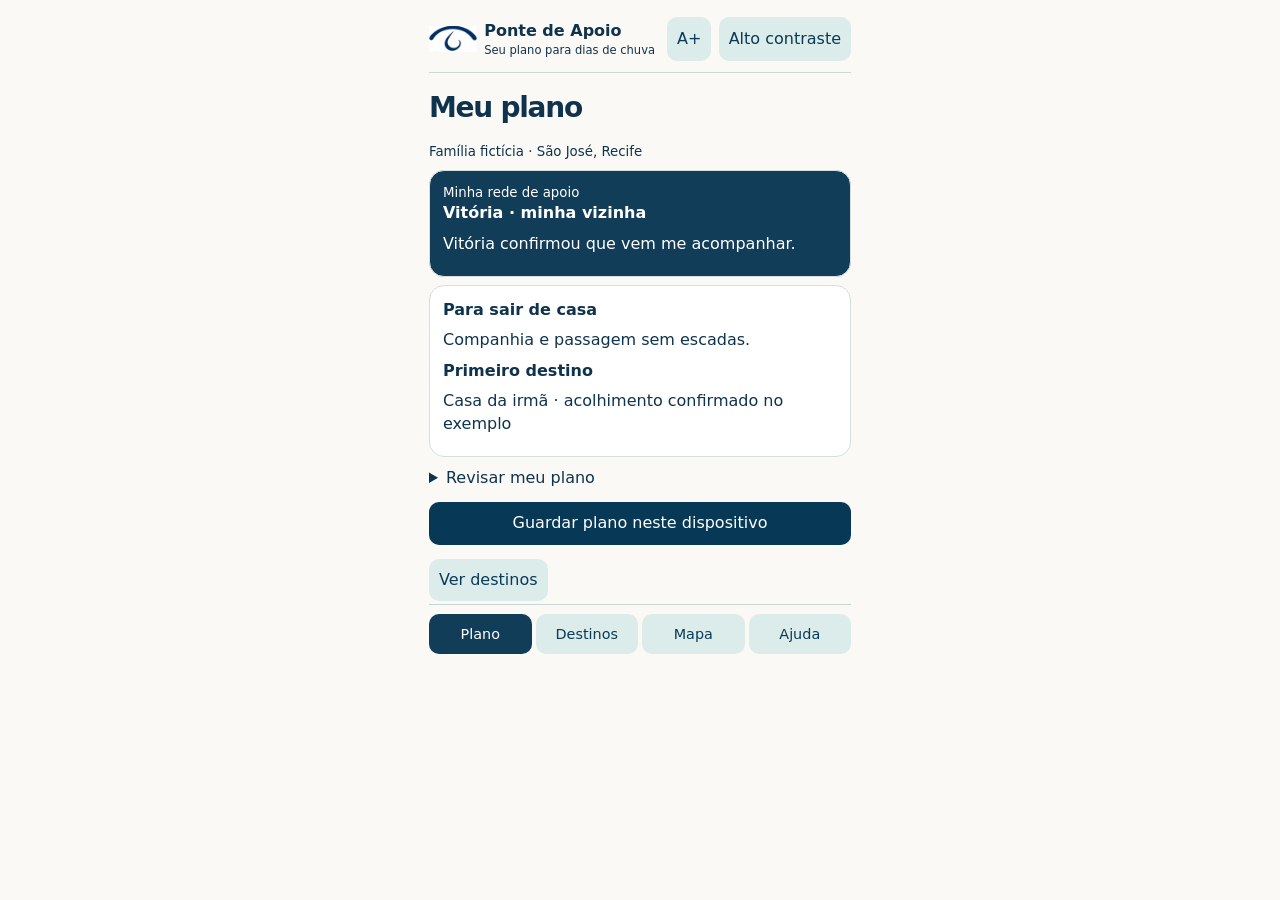
<file: frontend/demonstracao.html>
<!doctype html><html lang="pt-BR"><meta charset="utf-8"><meta name="viewport" content="width=device-width,initial-scale=1"><title>Ponte de Apoio · Meu plano</title><style>
*{box-sizing:border-box}body{margin:0;color:#10334d;background:#faf9f5;font:16px/1.4 system-ui}main{max-width:450px;margin:auto;padding:14px}header,nav{display:flex;align-items:center;justify-content:space-between;gap:4px}header{border-bottom:1px solid #ccd9d8;padding-bottom:8px}header img{width:46px;height:46px}header strong{margin-right:auto}h1{font-size:1.75em;letter-spacing:-.045em;margin:.55em 0}p{margin:.5em 0}.box,fieldset{background:white;border:1px solid #d5dfdd;border-radius:15px;padding:13px;margin:8px 0}.blue{background:#123d58;color:white}small{display:block}button,a.call{font:inherit;cursor:pointer;color:#093a57;background:#dcecea;border:0;border-radius:10px;padding:10px;margin:3px 0}button.primary{background:#073956;color:white;width:100%}button[aria-current=true]{background:#123d58;color:white}nav{border-top:1px solid #cad8d5;padding:6px 0;background:#faf9f5;position:sticky;bottom:0}nav button{flex:1;font-size:.9em}input{font:inherit;width:100%;padding:8px}label{display:block;margin:7px 0}a{color:#0c527b}canvas{width:100%;background:#e1e9e4;border-radius:12px}button:focus-visible,a:focus-visible{outline:3px solid #ae541f}details{margin:10px 0}summary{cursor:pointer}
#noPlace{background:#982c2c;color:white;width:100%;font-weight:650}
header{flex-wrap:wrap}.brandline,.access{display:flex;align-items:center;gap:.45em}.brandline{margin-right:auto}.brandline small{display:block;font-size:.72em}.arch{width:48px;height:26px;position:relative;overflow:hidden}.arch img{width:160%;height:auto;max-width:none;position:absolute;left:-30%;top:-41%}.large{font-size:21px}.large h1{font-size:2em}.large nav{flex-wrap:wrap}.contrast,.contrast main,.contrast header,.contrast nav,.contrast article,.contrast .box,.contrast .notice,.contrast details{background:#080808!important;color:white!important}.contrast small,.contrast a{color:#ffed84!important}.contrast button,.contrast input,.contrast select,.contrast .quick a{background:#151515!important;color:white!important;border:2px solid white!important}.contrast :focus-visible{outline:4px solid #ffed84!important}.contrast button[aria-current=true],.contrast button[aria-pressed=true]{background:#ffed84!important;color:black!important}.contrast .arch{background:white}.access button{min-height:44px}
</style><main><header><div class="brandline"><span class="arch"><img src="[data-uri]" alt=""></span><span><b>Ponte de Apoio</b><small>Seu plano para dias de chuva</small></span></div><div class="access"><button id="fontToggle" aria-label="Ampliar texto" aria-pressed="false">A+</button><button id="contrastToggle" aria-pressed="false">Alto contraste</button></div></header>
<div data-page="0"><h1>Meu plano</h1><small>Família fictícia · São José, Recife</small><div class="box blue"><small>Minha rede de apoio</small><strong id="contact"></strong><p id="task"></p></div><div class="box"><b>Para sair de casa</b><p id="need"></p><b>Primeiro destino</b><p>Casa da irmã · acolhimento confirmado no exemplo</p></div><details><summary>Revisar meu plano</summary><form><label>Companhia<input name="who" maxlength="80" required></label><label>Ajuda necessária<input name="need" maxlength="180" required></label><label>Tarefa confirmada<input name="action" maxlength="180" required></label><button>Aplicar alterações</button></form></details><button class="primary" id="save">Guardar plano neste dispositivo</button><p role="status" id="notice"></p><button onclick="openPage(1)">Ver destinos</button></div>
<div data-page="1" hidden><h1>Onde posso ficar?</h1><div class="box blue"><small>Primeiro destino · confirmado no exemplo</small><strong>Casa da minha irmã</strong><p>Partida e chegada ilustrativas no mapa de São José.</p><button id="go">Ir até o local →</button></div><details class="box"><summary>Alternativa familiar · Casa de Rosa</summary><p>Ainda preciso confirmar se Rosa pode me receber.</p></details><details class="box"><summary>Alternativa pública · ponto municipal</summary><p>Confira a situação publicada pela Prefeitura.</p><a href="https://acaoinverno.recife.pe.gov.br/" target="_blank" rel="noopener">Consultar abrigos ativos</a></details><button id="noPlace">Não consigo ir a nenhum dos três lugares</button></div>
<div data-page="2" hidden><h1>Meu trajeto</h1><canvas width="520" height="320" aria-label="Mapa de São José com trajeto ilustrativo entre A e B"></canvas><div class="box"><b>A · Casa de Lúcia</b><p>B · Casa da irmã</p><small>Exemplo de preparação. Condições de passagem e acessibilidade precisam de confirmação.</small></div><button class="primary" id="trace">Mostrar caminho habitual</button><button id="listenRoute">Ouvir orientação do mapa</button><button onclick="openPage(1)">Ver destinos</button><button id="flood">Simular alagamento</button><p role="status" id="change">Azul · caminho habitual de exemplo.</p><small>© OpenStreetMap contributors · ODbL</small></div>
<div data-page="3" hidden><h1>Encontrar outro apoio</h1><div class="box"><strong>Procurar perto de mim</strong><p>Simulação com dois pontos fictícios em São José. Sua posição só é usada nesta tela.</p><button id="locate">Usar minha localização</button><p id="near" role="status">Sem confirmação municipal disponível neste guia.</p></div><div class="box"><small>Meu contato de confiança</small><strong id="trusted"></strong><p>Combine com essa pessoa quem pode acompanhar você.</p></div><div class="box"><b>Emergência · Recife</b><p><a href="tel:08000813400">Defesa Civil · 0800 081 3400</a></p><p><a href="tel:193">Bombeiros · 193</a></p><small>Abre o telefone do dispositivo.</small></div><a href="https://acaoinverno.recife.pe.gov.br/" target="_blank" rel="noopener">Ver pontos ativos na Ação Inverno</a></div>
<nav aria-label="Telas do aplicativo"><button>Plano</button><button>Destinos</button><button>Mapa</button><button>Ajuda</button></nav></main><script>
const geo={"source":"\u00a9 OpenStreetMap contributors \u00b7 ODbL","downloaded":"2026-11-12","bounds":[-34.88,-8.065,-34.875,-8.06],"ways":[{"kind":"street","name":"Avenida Guararapes","points":[[-34.8783958,-8.0637793],[-34.8785568,-8.0636946]]},{"kind":"street","name":"Avenida Dantas Barreto","points":[[-34.8783958,-8.0637793],[-34.8784469,-8.0641607],[-34.8784707,-8.0643696],[-34.8784788,-8.0644382],[-34.8784942,-8.0646118],[-34.8785078,-8.0647433],[-34.8786025,-8.0651131],[-34.8786506,-8.0652332],[-34.8786974,-8.0653503],[-34.8788269,-8.065617]]},{"kind":"street","name":"Ponte Conde Maur\u00edcio de Nassau","points":[[-34.8763296,-8.0640965],[-34.8762163,-8.0640809],[-34.8761431,-8.0640692]]},{"kind":"street","name":"Avenida Martins de Barros","points":[[-34.8764321,-8.0629264],[-34.8764462,-8.0626383],[-34.8764812,-8.0620554],[-34.8765173,-8.0617434],[-34.8765324,-8.0616035]]},{"kind":"street","name":"Pra\u00e7a da Rep\u00fablica","points":[[-34.8765324,-8.0616035],[-34.8765367,-8.0615444],[-34.8765726,-8.0610458],[-34.8766123,-8.0605489],[-34.8766217,-8.0605263],[-34.8766357,-8.0605074],[-34.8766653,-8.0604891]]},{"kind":"street","name":"Rua do Sol","points":[[-34.8784444,-8.060313],[-34.8785609,-8.0603593],[-34.8786565,-8.0604049],[-34.8787542,-8.0604606]]},{"kind":"street","name":"Rua Cleto Campelo","points":[[-34.8796021,-8.0629428],[-34.8796526,-8.0629948],[-34.8797122,-8.0630317]]},{"kind":"street","name":"Pra\u00e7a da Rep\u00fablica","points":[[-34.8789683,-8.0610795],[-34.8782013,-8.0612245]]},{"kind":"street","name":"Rua Imperador Dom Pedro II","points":[[-34.8771735,-8.0604147],[-34.8771478,-8.0609299],[-34.8771296,-8.0613634],[-34.8771291,-8.0613746],[-34.8771227,-8.0614795]]},{"kind":"street","name":"Rua Jo\u00e3o Souto Maior","points":[[-34.8798495,-8.0646779],[-34.8799176,-8.0650574],[-34.8799519,-8.0651008],[-34.879812,-8.0652869],[-34.8797954,-8.0653626],[-34.8797817,-8.0654835],[-34.8797506,-8.0657652]]},{"kind":"street","name":"Rua Siqueira Campos","points":[[-34.8764321,-8.0629264],[-34.8768142,-8.0628821],[-34.8769016,-8.0628716],[-34.8770024,-8.0628594],[-34.8771007,-8.062846],[-34.8776346,-8.0627732],[-34.8779638,-8.0627207],[-34.8781199,-8.0626963],[-34.8781929,-8.0626844],[-34.8782451,-8.0626752]]},{"kind":"street","name":"Rua Doutor Jos\u00e9 Henrique Wanderley","points":[[-34.878779,-8.0621189],[-34.8787532,-8.0621814],[-34.8787455,-8.0622524],[-34.8787865,-8.0625847]]},{"kind":"street","name":"Rua Ulhoa Cintra","points":[[-34.8793755,-8.062012],[-34.8794676,-8.0619558],[-34.8798303,-8.0616642]]},{"kind":"street","name":"Rua Ulhoa Cintra","points":[[-34.8793755,-8.062012],[-34.8792973,-8.0620298],[-34.878779,-8.0621189]]},{"kind":"street","name":"Pra\u00e7a da Rep\u00fablica","points":[[-34.879311,-8.0610341],[-34.8792066,-8.0610415],[-34.8790524,-8.0610641],[-34.8789683,-8.0610795]]},{"kind":"street","name":"Pra\u00e7a da Rep\u00fablica","points":[[-34.8766653,-8.0604891],[-34.8767748,-8.0604726],[-34.8768329,-8.0604639],[-34.8771735,-8.0604147],[-34.8775483,-8.0603615],[-34.8775979,-8.0603549],[-34.8776845,-8.0603437],[-34.8777236,-8.0603397],[-34.8778582,-8.0603258],[-34.877961,-8.0603179]]},{"kind":"street","name":"Pra\u00e7a da Rep\u00fablica","points":[[-34.8780131,-8.0612593],[-34.8780566,-8.0611889],[-34.8780721,-8.0611583],[-34.8780764,-8.0611255]]},{"kind":"street","name":"Rua Imperador Dom Pedro II","points":[[-34.8771147,-8.0616023],[-34.8770788,-8.0619544],[-34.8770634,-8.0621061],[-34.8770024,-8.0628594],[-34.8769566,-8.0633636],[-34.8768752,-8.0640889],[-34.8768645,-8.0641842]]},{"kind":"street","name":"Avenida Dantas Barreto","points":[[-34.8782451,-8.0626752],[-34.8783439,-8.0633993],[-34.8783766,-8.0636383],[-34.8783796,-8.0636605],[-34.8783958,-8.0637793]]},{"kind":"street","name":"Avenida Dantas Barreto","points":[[-34.8785568,-8.0636946],[-34.8785372,-8.0635784],[-34.8784456,-8.0630355],[-34.8784025,-8.0627628],[-34.8783834,-8.0626502]]},{"kind":"street","name":"Avenida Dantas Barreto","points":[[-34.8782013,-8.0612245],[-34.878281,-8.061948]]},{"kind":"street","name":"Avenida Dantas Barreto","points":[[-34.8780805,-8.0612454],[-34.8781281,-8.0617069],[-34.878172,-8.0621292],[-34.878224,-8.0625156]]},{"kind":"street","name":"Avenida Dantas Barreto","points":[[-34.8785645,-8.0637806],[-34.8785872,-8.0640626]]},{"kind":"street","name":"Avenida Dantas Barreto","points":[[-34.8785872,-8.0640626],[-34.8786096,-8.064432],[-34.8786132,-8.0644661],[-34.8786176,-8.0644937],[-34.8786521,-8.0647907],[-34.8787002,-8.0650114],[-34.878746,-8.0651173],[-34.8787715,-8.0651761],[-34.8787894,-8.0652173],[-34.8788425,-8.0653308],[-34.8789357,-8.06554],[-34.8789816,-8.0656563],[-34.8790472,-8.0658116]]},{"kind":"street","name":"Avenida Dantas Barreto","points":[[-34.8785645,-8.0637806],[-34.8785568,-8.0636946]]},{"kind":"street","name":"Rua Primeiro de Mar\u00e7o","points":[[-34.8768645,-8.0641842],[-34.8767599,-8.064169],[-34.8763842,-8.0641077]]},{"kind":"street","name":"Rua Camboa do Carmo","points":[[-34.8795198,-8.0657666],[-34.8795179,-8.0653675],[-34.8795083,-8.0652386],[-34.8795085,-8.0649095],[-34.8794928,-8.064782]]},{"kind":"street","name":"Rua das Flores","points":[[-34.880496,-8.0645144],[-34.8804044,-8.0645376],[-34.8798495,-8.0646779],[-34.8794928,-8.064782],[-34.8787002,-8.0650114]]},{"kind":"street","name":"Avenida Guararapes","points":[[-34.8796021,-8.0629428],[-34.8801976,-8.0626086],[-34.8802201,-8.0625958],[-34.8803567,-8.0625147]]},{"kind":"street","name":"Avenida Guararapes","points":[[-34.8805431,-8.062856],[-34.8804121,-8.0629286],[-34.8800479,-8.063128],[-34.8799523,-8.0631694],[-34.8798618,-8.0632019],[-34.8798078,-8.0632092],[-34.8797692,-8.0632102],[-34.8797273,-8.0631976],[-34.8796815,-8.0631698]]},{"kind":"street","name":"Rua Siqueira Campos","points":[[-34.8801005,-8.0620607],[-34.879678,-8.0622966],[-34.8796009,-8.0623199],[-34.8795346,-8.0623321],[-34.8794635,-8.0623421]]},{"kind":"street","name":"Rua Matias de Albuquerque","points":[[-34.8807684,-8.0634017],[-34.8802218,-8.0636161],[-34.8801433,-8.0636409],[-34.8796379,-8.0637719],[-34.8790802,-8.0639281],[-34.8785872,-8.0640626]]},{"kind":"street","name":"","points":[[-34.8796379,-8.0637719],[-34.8793827,-8.0633347]]},{"kind":"street","name":"","points":[[-34.8790802,-8.0639281],[-34.8790858,-8.0639486],[-34.8791775,-8.0643067],[-34.8791896,-8.0643545]]},{"kind":"street","name":"Rua Frei Vicente Salvador","points":[[-34.8781281,-8.0617069],[-34.8770788,-8.0619544]]},{"kind":"street","name":"Rua Marqu\u00eas do Recife","points":[[-34.8783439,-8.0633993],[-34.8780363,-8.0633902]]},{"kind":"street","name":"Rua Marqu\u00eas do Recife","points":[[-34.8780363,-8.0633902],[-34.8776232,-8.063373],[-34.8775666,-8.0633707],[-34.8775137,-8.0633701],[-34.8770261,-8.0633644],[-34.8769566,-8.0633636],[-34.8768643,-8.0633606],[-34.876428,-8.063347]]},{"kind":"street","name":"Rua Engenheiro Ubaldo Gomes de Matos","points":[[-34.8779638,-8.0627207],[-34.8779706,-8.0627957],[-34.8780363,-8.0633902]]},{"kind":"street","name":"Rua Di\u00e1rio de Pernambuco","points":[[-34.8776346,-8.0627732],[-34.8776265,-8.0628461],[-34.8775666,-8.0633707]]},{"kind":"street","name":"Pra\u00e7a da Rep\u00fablica","points":[[-34.8765324,-8.0616035],[-34.8766276,-8.0615817],[-34.8767288,-8.0615585],[-34.8769886,-8.0615094],[-34.8771227,-8.0614795]]},{"kind":"street","name":"Avenida Guararapes","points":[[-34.8774731,-8.0642833],[-34.8775595,-8.0642577],[-34.8776274,-8.0642263],[-34.8779818,-8.0640409],[-34.8780817,-8.0639773],[-34.878128,-8.0639479],[-34.8782616,-8.0638628],[-34.8783611,-8.0638009],[-34.8783958,-8.0637793]]},{"kind":"street","name":"Rua da Roda","points":[[-34.8784456,-8.0630355],[-34.8785049,-8.0630311],[-34.8786889,-8.0630175],[-34.8789546,-8.0629978],[-34.879221,-8.0629781]]},{"kind":"street","name":"Rua Alarico Bezerra","points":[[-34.8790968,-8.0625347],[-34.8791425,-8.0626453],[-34.879159,-8.0627152],[-34.8791922,-8.0628887],[-34.879221,-8.0629781],[-34.8792384,-8.0630521]]},{"kind":"street","name":"Rua do Sol","points":[[-34.879311,-8.0610341],[-34.8793384,-8.0610673],[-34.8798303,-8.0616642]]},{"kind":"street","name":"Avenida Martins de Barros","points":[[-34.8761088,-8.0660454],[-34.8761149,-8.0660068],[-34.8762051,-8.0654177],[-34.8762508,-8.0651591],[-34.876269,-8.0650483],[-34.8762971,-8.0648444],[-34.8763253,-8.0645968],[-34.8763455,-8.0643258],[-34.8763572,-8.064193],[-34.876358,-8.0641714]]},{"kind":"street","name":"Avenida Guararapes","points":[[-34.8785568,-8.0636946],[-34.8787243,-8.0635955],[-34.8787958,-8.0635532],[-34.8792617,-8.0632775],[-34.8792795,-8.063267],[-34.8793355,-8.0632339]]},{"kind":"street","name":"Ponte Buarque de Macedo","points":[[-34.8764167,-8.0616331],[-34.8765324,-8.0616035]]},{"kind":"street","name":"Ponte Conde Maur\u00edcio de Nassau","points":[[-34.8761431,-8.0640692],[-34.8745145,-8.0637775]]},{"kind":"street","name":"Ponte Princesa Isabel","points":[[-34.8787932,-8.060271],[-34.8787695,-8.0602847]]},{"kind":"street","name":"Ponte Princesa Isabel","points":[[-34.8798667,-8.0595868],[-34.8787932,-8.060271]]},{"kind":"street","name":"Rua Nova","points":[[-34.8803481,-8.0640381],[-34.8793667,-8.064307],[-34.8791896,-8.0643545],[-34.8787819,-8.0644703],[-34.8786958,-8.0644763],[-34.8786482,-8.064471],[-34.8786132,-8.0644661]]},{"kind":"street","name":"Rua do Sol","points":[[-34.8787695,-8.0602847],[-34.8787522,-8.0603396],[-34.8787464,-8.0603852],[-34.8787542,-8.0604606]]},{"kind":"street","name":"Rua Larga do Ros\u00e1rio","points":[[-34.8779447,-8.0643511],[-34.8779262,-8.0645455],[-34.8779242,-8.0645632],[-34.8778461,-8.065242]]},{"kind":"street","name":"Rua Engenheiro Ubaldo Gomes de Matos","points":[[-34.8780363,-8.0633902],[-34.8780495,-8.0635226],[-34.8780354,-8.0638981]]},{"kind":"street","name":"Rua Doutor Moacir Baracho","points":[[-34.8770634,-8.0621061],[-34.8764812,-8.0620554]]},{"kind":"street","name":"Rua Primeiro de Mar\u00e7o","points":[[-34.8774731,-8.0642833],[-34.8776243,-8.0642918],[-34.8779447,-8.0643511],[-34.8784366,-8.064428],[-34.8784788,-8.0644382]]},{"kind":"street","name":"Rua Camboa do Carmo","points":[[-34.8794928,-8.064782],[-34.8793667,-8.064307]]},{"kind":"building","name":"Edif\u00edcio Garagem Central","points":[[-34.8795752,-8.0617041],[-34.8783859,-8.0618769],[-34.8783591,-8.0617977],[-34.8783684,-8.0616868],[-34.8795119,-8.0614102],[-34.8795806,-8.0615998],[-34.8795752,-8.0616184],[-34.8795752,-8.0617041]]},{"kind":"street","name":"","points":[[-34.8779242,-8.0645632],[-34.8774516,-8.0645167]]},{"kind":"building","name":"","points":[[-34.8792482,-8.0613111],[-34.8788463,-8.0613981],[-34.8788713,-8.0615056],[-34.8792609,-8.0614191],[-34.8792482,-8.0613111]]},{"kind":"building","name":"","points":[[-34.8768212,-8.0603166],[-34.8768099,-8.0602185],[-34.8767758,-8.0602225],[-34.8767631,-8.0601136],[-34.8766586,-8.0601256],[-34.8766713,-8.0602354],[-34.8766412,-8.0602388],[-34.8766528,-8.0603358],[-34.8768212,-8.0603166]]},{"kind":"building","name":"","points":[[-34.8768932,-8.0603054],[-34.8769954,-8.0602927],[-34.8769715,-8.0600896],[-34.8768682,-8.060102],[-34.8768932,-8.0603054]]},{"kind":"building","name":"","points":[[-34.8780737,-8.059954],[-34.8781014,-8.0601614],[-34.8782075,-8.0601479],[-34.8781799,-8.0599399],[-34.8780737,-8.059954]]},{"kind":"building","name":"","points":[[-34.8788408,-8.0613392],[-34.8788128,-8.0613458],[-34.8788266,-8.0614025],[-34.8788532,-8.0613968],[-34.8788408,-8.0613392]]},{"kind":"street","name":"Rua Ulhoa Cintra","points":[[-34.8783129,-8.0621974],[-34.878779,-8.0621189]]},{"kind":"building","name":"","points":[[-34.8790608,-8.0613516],[-34.8790901,-8.0613453],[-34.8790837,-8.0613154],[-34.8790538,-8.0613227],[-34.8790608,-8.0613516]]},{"kind":"building","name":"Teatro Santa Isabel","points":[[-34.8785691,-8.060802],[-34.8786872,-8.0607882],[-34.878647,-8.0605348],[-34.8785302,-8.0605428],[-34.878469,-8.0605612],[-34.8783574,-8.0605713],[-34.8781922,-8.0605814],[-34.8781465,-8.0605937],[-34.878139,-8.0606394],[-34.8781029,-8.0606424],[-34.8780855,-8.0606601],[-34.878107,-8.0607958],[-34.8781387,-8.0607942],[-34.8781538,-8.0608107],[-34.8781642,-8.0608654],[-34.8785691,-8.060802]]},{"kind":"building","name":"Liceu de Artes e Of\u00edcios","points":[[-34.8789367,-8.0612573],[-34.8789305,-8.0612551],[-34.8789112,-8.0611772],[-34.8788291,-8.0611973],[-34.8788435,-8.0612555],[-34.878871,-8.0613674],[-34.8792998,-8.0612626],[-34.8792976,-8.0612534],[-34.8792581,-8.0610931],[-34.8791752,-8.0611134],[-34.8791959,-8.0611975],[-34.8789367,-8.0612573]]},{"kind":"building","name":"","points":[[-34.8767481,-8.0600028],[-34.8767324,-8.0598846],[-34.8766675,-8.0598932],[-34.876672,-8.0599272],[-34.8766514,-8.0599299],[-34.8766627,-8.0600141],[-34.8767481,-8.0600028]]},{"kind":"street","name":"Rua Engenheiro Ubaldo Gomes de Matos","points":[[-34.8780354,-8.0638981],[-34.8780817,-8.0639773]]},{"kind":"street","name":"Rua Cleto Campelo","points":[[-34.8794635,-8.0623421],[-34.8794297,-8.0622297],[-34.8793755,-8.062012]]},{"kind":"building","name":"","points":[[-34.8778595,-8.0618352],[-34.8775694,-8.061904],[-34.8775835,-8.0619566],[-34.8777862,-8.0619126],[-34.8778058,-8.0619946],[-34.8778286,-8.061994],[-34.8778313,-8.0620119],[-34.8778448,-8.0620206],[-34.8778799,-8.0620165],[-34.8778595,-8.0618352]]},{"kind":"building","name":"","points":[[-34.8787217,-8.063407],[-34.8787223,-8.0635471],[-34.878751,-8.0635318],[-34.8787432,-8.0635173],[-34.8787688,-8.0635034],[-34.8787495,-8.0634696],[-34.8788048,-8.0634376],[-34.8787629,-8.0633605],[-34.8787296,-8.0633772],[-34.8787437,-8.0634065],[-34.87873,-8.0634068],[-34.8787217,-8.063407]]},{"kind":"building","name":"","points":[[-34.8781063,-8.061994],[-34.8780972,-8.0619358],[-34.8779137,-8.0619735],[-34.8779206,-8.0620292],[-34.8781063,-8.061994]]},{"kind":"building","name":"","points":[[-34.8775555,-8.0629829],[-34.8775597,-8.0629359],[-34.8774133,-8.0629311],[-34.877413,-8.062974],[-34.8775464,-8.0629825],[-34.8775555,-8.0629829]]},{"kind":"building","name":"","points":[[-34.8775733,-8.0624506],[-34.8776256,-8.0624321],[-34.8776247,-8.0624285],[-34.8776828,-8.0624201],[-34.8776718,-8.062353],[-34.8775988,-8.0623751],[-34.87761,-8.0624132],[-34.8775655,-8.0624269],[-34.8775733,-8.0624506]]},{"kind":"building","name":"","points":[[-34.8785392,-8.0624613],[-34.8784081,-8.0624831],[-34.8784227,-8.0625876],[-34.8784437,-8.0626014],[-34.878559,-8.0625853],[-34.8785392,-8.0624613]]},{"kind":"building","name":"Del\u00edcia do Suco","points":[[-34.8774133,-8.0629311],[-34.8775597,-8.0629359],[-34.8775612,-8.0628913],[-34.8774135,-8.0628885],[-34.8774133,-8.0629311]]},{"kind":"building","name":"","points":[[-34.8778721,-8.0623484],[-34.8778697,-8.0623328],[-34.8778677,-8.0623198],[-34.8777416,-8.0623406],[-34.8777462,-8.0623684],[-34.8778721,-8.0623484]]},{"kind":"building","name":"","points":[[-34.8773722,-8.0628883],[-34.8773721,-8.0629121],[-34.8773731,-8.0629751],[-34.877413,-8.062974],[-34.8774133,-8.0629311],[-34.8774135,-8.0628885],[-34.8773722,-8.0628883]]},{"kind":"building","name":"","points":[[-34.877536,-8.0624309],[-34.8775577,-8.0624958],[-34.877585,-8.062486],[-34.8775733,-8.0624506],[-34.8775655,-8.0624269],[-34.8775634,-8.0624207],[-34.877536,-8.0624309]]},{"kind":"building","name":"","points":[[-34.8784081,-8.0624831],[-34.8785392,-8.0624613],[-34.8785326,-8.0624204],[-34.8785777,-8.0624137],[-34.8785739,-8.0623872],[-34.8783976,-8.0624129],[-34.8784081,-8.0624831]]},{"kind":"building","name":"","points":[[-34.8772452,-8.0639139],[-34.8772278,-8.0639114],[-34.8772241,-8.0639432],[-34.8772161,-8.0639424],[-34.8772114,-8.063973],[-34.8772373,-8.0639764],[-34.8772452,-8.0639139]]},{"kind":"building","name":"","points":[[-34.8780972,-8.0619358],[-34.8780826,-8.0618184],[-34.8779,-8.061861],[-34.8779137,-8.0619735],[-34.8780972,-8.0619358]]},{"kind":"building","name":"","points":[[-34.8772905,-8.0636934],[-34.8773068,-8.0636473],[-34.8772413,-8.0636259],[-34.8772237,-8.0636757],[-34.8772905,-8.0636934]]},{"kind":"building","name":"Cart\u00f3rio do Segundo Of\u00edcio de Notas","points":[[-34.8769759,-8.0639618],[-34.8771446,-8.0639896],[-34.8771464,-8.0639742],[-34.8771634,-8.0639765],[-34.8771654,-8.0639617],[-34.8771836,-8.0639635],[-34.8771876,-8.0639333],[-34.8769879,-8.0639007],[-34.8769759,-8.0639618]]},{"kind":"building","name":"","points":[[-34.8794567,-8.0640564],[-34.8794168,-8.0640675],[-34.8794533,-8.0642107],[-34.879494,-8.0641998],[-34.8794567,-8.0640564]]},{"kind":"building","name":"Gabinete Portugu\u00eas de Leitura","points":[[-34.877143,-8.0629245],[-34.8771333,-8.0631232],[-34.8773775,-8.0631349],[-34.8773797,-8.0630875],[-34.877374,-8.0630872],[-34.8773765,-8.0630396],[-34.8773786,-8.062985],[-34.8773727,-8.0629848],[-34.8773721,-8.0629121],[-34.8773476,-8.0629107],[-34.8773465,-8.0629343],[-34.877143,-8.0629245]]},{"kind":"building","name":"","points":[[-34.8794232,-8.0638914],[-34.8793747,-8.0639027],[-34.8794168,-8.0640675],[-34.8794567,-8.0640564],[-34.8794232,-8.0638914]]},{"kind":"building","name":"","points":[[-34.8779623,-8.0625698],[-34.8780047,-8.0625598],[-34.8779959,-8.0624966],[-34.8780138,-8.0624941],[-34.8780048,-8.062429],[-34.8780329,-8.0624252],[-34.8780287,-8.0623938],[-34.8780016,-8.0623973],[-34.8779882,-8.0623009],[-34.8780181,-8.0622968],[-34.8780141,-8.0622659],[-34.8779856,-8.062269],[-34.8779722,-8.0621719],[-34.8779383,-8.062177],[-34.8779692,-8.06244],[-34.8779398,-8.0624453],[-34.8779478,-8.0625047],[-34.8779623,-8.0625698]]},{"kind":"building","name":"","points":[[-34.8787196,-8.0629474],[-34.8787236,-8.062974],[-34.8788575,-8.0629593],[-34.8788405,-8.0627964],[-34.8788344,-8.0627972],[-34.8788195,-8.0626948],[-34.8786842,-8.0627126],[-34.8787196,-8.0629474]]},{"kind":"street","name":"Rua Duque de Caxias","points":[[-34.8773573,-8.0661745],[-34.8773541,-8.0661489],[-34.8773522,-8.066134],[-34.8773447,-8.0661024],[-34.8772974,-8.0659024],[-34.8773204,-8.0655614],[-34.8773794,-8.0651687],[-34.8774516,-8.0645167],[-34.8774549,-8.0644822],[-34.8774731,-8.0642833]]},{"kind":"building","name":"","points":[[-34.8793747,-8.0639027],[-34.8793142,-8.063919],[-34.8793158,-8.0639271],[-34.8793988,-8.0642254],[-34.8794533,-8.0642107],[-34.8794168,-8.0640675],[-34.8793747,-8.0639027]]},{"kind":"building","name":"","points":[[-34.8778547,-8.0617926],[-34.8775109,-8.0618678],[-34.877522,-8.0619152],[-34.8778595,-8.0618352],[-34.8778547,-8.0617926]]},{"kind":"building","name":"","points":[[-34.8793158,-8.0639271],[-34.8792735,-8.0639386],[-34.8792864,-8.0639852],[-34.8792945,-8.0640142],[-34.8793565,-8.064237],[-34.8793988,-8.0642254],[-34.8793158,-8.0639271]]},{"kind":"building","name":"","points":[[-34.8785672,-8.0621138],[-34.8785265,-8.0618743],[-34.8784928,-8.0618796],[-34.8785291,-8.0621199],[-34.8785672,-8.0621138]]},{"kind":"building","name":"","points":[[-34.8771446,-8.0639896],[-34.8771051,-8.0639829],[-34.8771007,-8.0640078],[-34.8770668,-8.064002],[-34.8770709,-8.0639781],[-34.8769759,-8.0639618],[-34.8769498,-8.0641106],[-34.8769708,-8.0641142],[-34.8769656,-8.0641437],[-34.8771132,-8.064169],[-34.8771155,-8.0641561],[-34.8771446,-8.0639896]]},{"kind":"building","name":"","points":[[-34.8771572,-8.0641625],[-34.8771836,-8.0639635],[-34.8771654,-8.0639617],[-34.8771634,-8.0639765],[-34.8771464,-8.0639742],[-34.8771316,-8.0640708],[-34.8771155,-8.0641561],[-34.8771572,-8.0641625]]},{"kind":"building","name":"","points":[[-34.8786156,-8.0621577],[-34.8786388,-8.0623081],[-34.8786798,-8.0622998],[-34.8786584,-8.0621509],[-34.8786156,-8.0621577]]},{"kind":"building","name":"O Botic\u00e1rio","points":[[-34.8792547,-8.064044],[-34.8792017,-8.0640589],[-34.8792579,-8.0642645],[-34.8793088,-8.0642491],[-34.8792547,-8.064044]]},{"kind":"building","name":"Edif\u00edcio Sigismundo Cabral De Melo","points":[[-34.8790831,-8.0636056],[-34.8791329,-8.063694],[-34.8792067,-8.0636508],[-34.8792134,-8.0636646],[-34.8792094,-8.063673],[-34.8792264,-8.0637023],[-34.8792374,-8.063704],[-34.8792433,-8.0637145],[-34.8791676,-8.0637558],[-34.8792114,-8.0638338],[-34.8793403,-8.0637988],[-34.8793065,-8.0637402],[-34.8792551,-8.0636511],[-34.8791922,-8.063542],[-34.8790831,-8.0636056]]},{"kind":"building","name":"Escola T\u00e9cnica de Sa\u00fade - Real Hospital Portugu\u00eas","points":[[-34.8775434,-8.0631681],[-34.8771674,-8.0631483],[-34.8771636,-8.0632194],[-34.8771622,-8.0632457],[-34.877179,-8.0632653],[-34.8775219,-8.0632694],[-34.8775388,-8.0632537],[-34.8775434,-8.0631681]]},{"kind":"building","name":"","points":[[-34.877813,-8.0622133],[-34.8778158,-8.0622231],[-34.8778219,-8.0622446],[-34.8779187,-8.0622174],[-34.877928,-8.0622944],[-34.8779525,-8.0622903],[-34.8779383,-8.062177],[-34.8779035,-8.0621871],[-34.877813,-8.0622133]]},{"kind":"building","name":"Quality Professional","points":[[-34.8774907,-8.0636592],[-34.8773068,-8.0636473],[-34.8772988,-8.0636697],[-34.8774869,-8.0636924],[-34.8774907,-8.0636592]]},{"kind":"building","name":"","points":[[-34.8779478,-8.0625047],[-34.8779398,-8.0624453],[-34.8778767,-8.0624537],[-34.8778673,-8.062455],[-34.8778715,-8.0624802],[-34.8778156,-8.0624895],[-34.8778226,-8.0625275],[-34.8779478,-8.0625047]]},{"kind":"building","name":"","points":[[-34.8772237,-8.0636757],[-34.8772112,-8.0637121],[-34.8772781,-8.0637317],[-34.8772905,-8.0636934],[-34.8772237,-8.0636757]]},{"kind":"building","name":"","points":[[-34.8778789,-8.0640333],[-34.8778949,-8.0638499],[-34.8779039,-8.0638507],[-34.8779067,-8.0638179],[-34.8779328,-8.063819],[-34.8779373,-8.0637708],[-34.8778231,-8.0637627],[-34.8778165,-8.0638461],[-34.8778063,-8.063846],[-34.8778043,-8.0638766],[-34.8777666,-8.0638747],[-34.8777529,-8.0640173],[-34.8777534,-8.0640234],[-34.8778789,-8.0640333]]},{"kind":"building","name":"","points":[[-34.8773363,-8.0639741],[-34.8773296,-8.064021],[-34.8773005,-8.0640168],[-34.877296,-8.0640495],[-34.8772777,-8.0641918],[-34.8772866,-8.0642002],[-34.8772985,-8.064202],[-34.8773076,-8.064197],[-34.877314,-8.0642042],[-34.8773281,-8.0642062],[-34.8773348,-8.0642012],[-34.8773412,-8.0642083],[-34.8773555,-8.0642104],[-34.877363,-8.0642056],[-34.8773677,-8.0642121],[-34.8773809,-8.0642141],[-34.8773917,-8.0642068],[-34.8773978,-8.0641702],[-34.8774293,-8.0641778],[-34.8774389,-8.064168],[-34.8774405,-8.0641547],[-34.8774335,-8.0641459],[-34.8774419,-8.0641418],[-34.8774434,-8.0641292],[-34.8774364,-8.0641214],[-34.8774448,-8.0641159],[-34.8774463,-8.0641033],[-34.8774394,-8.0640968],[-34.8774479,-8.0640903],[-34.8774494,-8.0640772],[-34.8774425,-8.0640689],[-34.877451,-8.0640637],[-34.8774523,-8.0640521],[-34.8774449,-8.0640451],[-34.8774534,-8.0640388],[-34.877455,-8.0640277],[-34.8774487,-8.0640194],[-34.8774568,-8.0640132],[-34.8774577,-8.0640024],[-34.8774545,-8.0639905],[-34.8773363,-8.0639741]]},{"kind":"building","name":"Secretaria da Fazenda","points":[[-34.8768258,-8.0617046],[-34.8768133,-8.0618409],[-34.876631,-8.0618229],[-34.876618,-8.0619657],[-34.8768005,-8.0619815],[-34.8767946,-8.0620451],[-34.8769806,-8.0620622],[-34.8769863,-8.0619989],[-34.8769916,-8.0619995],[-34.8770046,-8.0618567],[-34.8769991,-8.0618564],[-34.8770113,-8.0617199],[-34.8769967,-8.061713],[-34.8769814,-8.0617071],[-34.8769648,-8.061702],[-34.8769461,-8.0616978],[-34.8769277,-8.0616954],[-34.8769128,-8.0616941],[-34.8768984,-8.0616936],[-34.8768839,-8.0616939],[-34.8768686,-8.0616961],[-34.8768531,-8.0616973],[-34.8768394,-8.0617004],[-34.8768258,-8.0617046]]},{"kind":"building","name":"","points":[[-34.8787008,-8.0628192],[-34.8786842,-8.0627126],[-34.8785033,-8.0627363],[-34.878516,-8.0628489],[-34.8786019,-8.0628343],[-34.8786005,-8.0628196],[-34.8786363,-8.0628157],[-34.8786387,-8.0628299],[-34.8787008,-8.0628192]]},{"kind":"building","name":"","points":[[-34.8778226,-8.0625275],[-34.8778156,-8.0624895],[-34.8778103,-8.0624611],[-34.8777344,-8.0624765],[-34.8777469,-8.0625413],[-34.8778226,-8.0625275]]},{"kind":"building","name":"Tribunal de Justi\u00e7a - Anexo","points":[[-34.8769914,-8.0621779],[-34.8765917,-8.0621449],[-34.8765796,-8.0622944],[-34.8769761,-8.0623297],[-34.8769914,-8.0621779]]},{"kind":"building","name":"Gelatto's Sucos e Lanches","points":[[-34.8783859,-8.0623309],[-34.8785908,-8.0622962],[-34.8785844,-8.0622624],[-34.8783807,-8.0622953],[-34.8783859,-8.0623309]]},{"kind":"building","name":"","points":[[-34.8772373,-8.0639764],[-34.8771829,-8.0639692],[-34.8771572,-8.0641625],[-34.8772119,-8.0641704],[-34.8772373,-8.0639764]]},{"kind":"building","name":"","points":[[-34.8792017,-8.0640589],[-34.8791413,-8.064076],[-34.8791881,-8.0642579],[-34.8792149,-8.0642753],[-34.8792579,-8.0642645],[-34.8792017,-8.0640589]]},{"kind":"building","name":"","points":[[-34.8789173,-8.0636991],[-34.8789443,-8.0637473],[-34.8789902,-8.063829],[-34.8790192,-8.0638812],[-34.8792114,-8.0638338],[-34.8790831,-8.0636056],[-34.8789173,-8.0636991]]},{"kind":"building","name":"","points":[[-34.8792945,-8.0640142],[-34.8792503,-8.0640275],[-34.8792547,-8.064044],[-34.8793088,-8.0642491],[-34.8793565,-8.064237],[-34.8792945,-8.0640142]]},{"kind":"building","name":"","points":[[-34.8800071,-8.0637404],[-34.8799721,-8.0637501],[-34.8800607,-8.0640475],[-34.8801014,-8.0640358],[-34.8800375,-8.0638358],[-34.8800071,-8.0637404]]},{"kind":"building","name":"","points":[[-34.8791413,-8.064076],[-34.8792017,-8.0640589],[-34.8792547,-8.064044],[-34.8792503,-8.0640275],[-34.8792412,-8.0639982],[-34.8791296,-8.0640302],[-34.8791413,-8.064076]]},{"kind":"building","name":"Bom de Gosto","points":[[-34.8785111,-8.0620009],[-34.8783424,-8.0620285],[-34.8783489,-8.0620669],[-34.8785161,-8.0620387],[-34.8785111,-8.0620009]]},{"kind":"building","name":"","points":[[-34.8785659,-8.0621655],[-34.8785946,-8.0623171],[-34.8786388,-8.0623081],[-34.8786156,-8.0621577],[-34.8785659,-8.0621655]]},{"kind":"building","name":"","points":[[-34.8799693,-8.0637406],[-34.8799219,-8.0637526],[-34.8799239,-8.0637594],[-34.8799646,-8.0638998],[-34.8800114,-8.0640611],[-34.8800607,-8.0640475],[-34.8799721,-8.0637501],[-34.8799693,-8.0637406]]},{"kind":"building","name":"Edif\u00edcio Douro","points":[[-34.8792268,-8.0618563],[-34.8792369,-8.0619165],[-34.8792603,-8.061913],[-34.8792649,-8.0619433],[-34.879242,-8.0619468],[-34.8792516,-8.0620039],[-34.8793262,-8.0619925],[-34.8793441,-8.0619897],[-34.8793763,-8.0619788],[-34.8794034,-8.0619625],[-34.8794192,-8.0619495],[-34.8795036,-8.0618763],[-34.8794659,-8.0618323],[-34.8794493,-8.0618465],[-34.87943,-8.0618241],[-34.8794466,-8.0618099],[-34.8794065,-8.0617632],[-34.8793361,-8.0618235],[-34.8793771,-8.0618716],[-34.8793432,-8.0618975],[-34.879323,-8.061902],[-34.8793136,-8.0618436],[-34.8792268,-8.0618563]]},{"kind":"building","name":"","points":[[-34.8774652,-8.0638838],[-34.8774715,-8.0638377],[-34.8773729,-8.0638129],[-34.8773657,-8.0638406],[-34.8773429,-8.0638348],[-34.8773501,-8.0638071],[-34.8772961,-8.0637935],[-34.8772884,-8.0638132],[-34.8772589,-8.0638007],[-34.8772557,-8.0638301],[-34.8773277,-8.0638423],[-34.8773255,-8.0638552],[-34.8774652,-8.0638838]]},{"kind":"building","name":"","points":[[-34.8767375,-8.0625092],[-34.8767334,-8.0625783],[-34.8767599,-8.0625773],[-34.8769387,-8.0625846],[-34.876944,-8.0625244],[-34.8767375,-8.0625092]]},{"kind":"building","name":"Edif\u00edcio Limoeiro","points":[[-34.8776398,-8.0631738],[-34.8776374,-8.0632712],[-34.8776786,-8.0632722],[-34.8779731,-8.0632809],[-34.8779863,-8.0632796],[-34.8779887,-8.0631823],[-34.8776398,-8.0631738]]},{"kind":"building","name":"Edif\u00edcio L\u00edgia Uch\u00f4a de Medeiros","points":[[-34.8767074,-8.063037],[-34.8768925,-8.0630867],[-34.876906,-8.0629672],[-34.8769057,-8.0629624],[-34.8769031,-8.0629564],[-34.876898,-8.0629508],[-34.8768911,-8.062947],[-34.8768842,-8.0629462],[-34.8768555,-8.0629504],[-34.8767296,-8.062969],[-34.8767274,-8.0629796],[-34.8767023,-8.0629733],[-34.876695,-8.0630035],[-34.8767073,-8.0630088],[-34.8767005,-8.0630347],[-34.8767074,-8.063037]]},{"kind":"building","name":"Procuradoria Geral do Estado","points":[[-34.8796353,-8.0619138],[-34.8796701,-8.0619569],[-34.8796875,-8.0619407],[-34.8797359,-8.0619997],[-34.8797856,-8.0619721],[-34.8797986,-8.0619953],[-34.8797506,-8.062022],[-34.8797952,-8.0621019],[-34.8797728,-8.0621143],[-34.8797954,-8.0621549],[-34.8799302,-8.0620812],[-34.8799208,-8.0620642],[-34.8799666,-8.0620368],[-34.8799395,-8.0619842],[-34.879922,-8.0619522],[-34.8799033,-8.0619182],[-34.8798856,-8.0618826],[-34.8798669,-8.0618521],[-34.8798455,-8.0618239],[-34.8798257,-8.061802],[-34.8797833,-8.0618414],[-34.8797553,-8.0618109],[-34.8796353,-8.0619138]]},{"kind":"building","name":"Edif\u00edcio Segadas Vianna","points":[[-34.8766928,-8.0631157],[-34.8765257,-8.063072],[-34.8765196,-8.0631302],[-34.8765126,-8.0632668],[-34.876571,-8.0632704],[-34.8765723,-8.0632779],[-34.8766512,-8.0632766],[-34.8767322,-8.0632797],[-34.8767905,-8.0632832],[-34.8768285,-8.0632843],[-34.8768298,-8.063278],[-34.8768437,-8.0632792],[-34.8768577,-8.0632691],[-34.8768678,-8.0632602],[-34.8768753,-8.0632424],[-34.8768818,-8.063222],[-34.8767692,-8.0631934],[-34.8767316,-8.0631822],[-34.8767307,-8.0631879],[-34.8766821,-8.0631735],[-34.8766928,-8.0631157]]},{"kind":"building","name":"","points":[[-34.8767375,-8.0625092],[-34.8765769,-8.0624925],[-34.8765691,-8.0625724],[-34.8767354,-8.0625438],[-34.8767375,-8.0625092]]},{"kind":"building","name":"Edif\u00edcio Armando Monteiro Filho","points":[[-34.8768925,-8.0630867],[-34.8767074,-8.063037],[-34.8766821,-8.0631735],[-34.8767307,-8.0631879],[-34.8767316,-8.0631822],[-34.8767692,-8.0631934],[-34.8768818,-8.063222],[-34.8768963,-8.0630886],[-34.8768925,-8.0630867]]},{"kind":"building","name":"","points":[[-34.8780815,-8.0633031],[-34.8782677,-8.0632815],[-34.8782115,-8.0627991],[-34.8780253,-8.0628206],[-34.8780815,-8.0633031]]},{"kind":"building","name":"Edif\u00edcio Marqu\u00eas do Recife","points":[[-34.8779569,-8.0636236],[-34.8779656,-8.0634527],[-34.8776078,-8.063435],[-34.8776027,-8.0635366],[-34.8778242,-8.0635475],[-34.877845,-8.0635485],[-34.8778415,-8.0636179],[-34.8779569,-8.0636236]]},{"kind":"building","name":"","points":[[-34.8787121,-8.0632343],[-34.8785692,-8.0632501],[-34.8785795,-8.063349],[-34.8787214,-8.0633326],[-34.8787213,-8.0633149],[-34.8787121,-8.0632343]]},{"kind":"building","name":"","points":[[-34.8779166,-8.0639939],[-34.8778826,-8.0639895],[-34.8778789,-8.0640333],[-34.8778959,-8.0640275],[-34.877904,-8.0640224],[-34.8779167,-8.0640143],[-34.8779155,-8.0640027],[-34.8779166,-8.0639939]]},{"kind":"building","name":"Edif\u00edcio Phoenix Pernambucana","points":[[-34.8779373,-8.0637708],[-34.8779569,-8.0636236],[-34.8778415,-8.0636179],[-34.8778231,-8.0637627],[-34.8779373,-8.0637708]]},{"kind":"building","name":"Empresta Bem Melhor","points":[[-34.8765299,-8.0638586],[-34.8765168,-8.0639353],[-34.8766271,-8.063957],[-34.8766347,-8.0639107],[-34.8766901,-8.063921],[-34.8766815,-8.0639677],[-34.8767898,-8.0639894],[-34.8767973,-8.0639176],[-34.8765299,-8.0638586]]},{"kind":"building","name":"Edif\u00edcio Domar","points":[[-34.8778243,-8.0630919],[-34.8778246,-8.0630584],[-34.8776598,-8.0630586],[-34.877638,-8.0631678],[-34.8777624,-8.0631719],[-34.8777639,-8.063119],[-34.8777646,-8.0630911],[-34.8778243,-8.0630919]]},{"kind":"building","name":"","points":[[-34.8791704,-8.0630574],[-34.8791644,-8.063047],[-34.879156,-8.0630376],[-34.8791469,-8.0630284],[-34.8791336,-8.0630212],[-34.8791178,-8.0630164],[-34.8791014,-8.063014],[-34.8790875,-8.0630156],[-34.8790757,-8.0630176],[-34.8790671,-8.063022],[-34.8790581,-8.0630273],[-34.8790493,-8.0630341],[-34.8790403,-8.0630443],[-34.8790328,-8.0630553],[-34.879026,-8.0630691],[-34.8790225,-8.0630833],[-34.8790215,-8.0630973],[-34.879023,-8.063112],[-34.8790274,-8.063124],[-34.8790343,-8.0631372],[-34.879139,-8.063312],[-34.8792499,-8.0632508],[-34.8792222,-8.0632037],[-34.8792602,-8.0631783],[-34.8791846,-8.0630486],[-34.8791704,-8.0630574]]},{"kind":"building","name":"","points":[[-34.8779183,-8.0639583],[-34.8778855,-8.0639571],[-34.8778827,-8.0639895],[-34.8779166,-8.0639939],[-34.8779183,-8.0639583]]},{"kind":"building","name":"","points":[[-34.8787214,-8.0633326],[-34.8785795,-8.063349],[-34.8785855,-8.0634007],[-34.8785915,-8.0634524],[-34.878607,-8.0634501],[-34.8786036,-8.0634202],[-34.8786987,-8.0634083],[-34.8786951,-8.0633774],[-34.8787215,-8.0633745],[-34.8787214,-8.0633326]]},{"kind":"building","name":"Armaz\u00e9m do Campo - Recife","points":[[-34.8765434,-8.0637809],[-34.8765359,-8.063824],[-34.8765299,-8.0638586],[-34.8767973,-8.0639176],[-34.8768011,-8.0638821],[-34.876806,-8.0638362],[-34.8765434,-8.0637809]]},{"kind":"building","name":"","points":[[-34.8778015,-8.0630584],[-34.877795,-8.0630173],[-34.8777667,-8.0630156],[-34.8777731,-8.0629748],[-34.8776669,-8.0629808],[-34.8776598,-8.0630586],[-34.8778015,-8.0630584]]},{"kind":"building","name":"","points":[[-34.8779208,-8.0639281],[-34.8778883,-8.0639255],[-34.8778855,-8.0639571],[-34.8779183,-8.0639583],[-34.8779208,-8.0639281]]},{"kind":"building","name":"","points":[[-34.8791164,-8.0639786],[-34.8791296,-8.0640302],[-34.8792864,-8.0639852],[-34.8792735,-8.0639386],[-34.8791164,-8.0639786]]},{"kind":"building","name":"","points":[[-34.8772422,-8.0627667],[-34.8772339,-8.0626554],[-34.8771502,-8.0626662],[-34.8771532,-8.0627785],[-34.8772422,-8.0627667]]},{"kind":"building","name":"","points":[[-34.8779692,-8.06244],[-34.8779525,-8.0622903],[-34.877928,-8.0622944],[-34.8778833,-8.0623055],[-34.8778861,-8.0623286],[-34.8778697,-8.0623328],[-34.8778721,-8.0623484],[-34.8778813,-8.0624083],[-34.8778729,-8.0624097],[-34.8778767,-8.0624537],[-34.8779398,-8.0624453],[-34.8779692,-8.06244]]},{"kind":"building","name":"Tabelionato Josaphat Albuquerque - Quarto Servi\u00e7p Notarial","points":[[-34.8775976,-8.0636004],[-34.8778197,-8.0636181],[-34.8778242,-8.0635475],[-34.8776027,-8.0635366],[-34.8775976,-8.0636004]]},{"kind":"building","name":"","points":[[-34.8778406,-8.0629007],[-34.8778489,-8.0629436],[-34.8779538,-8.0629237],[-34.8779455,-8.0628809],[-34.8778406,-8.0629007]]},{"kind":"building","name":"","points":[[-34.8772339,-8.0626554],[-34.8772422,-8.0627667],[-34.8776661,-8.0627114],[-34.8776477,-8.0626016],[-34.8772339,-8.0626554]]},{"kind":"building","name":"","points":[[-34.8767354,-8.0625438],[-34.8765691,-8.0625724],[-34.8765653,-8.0626144],[-34.8765894,-8.0626141],[-34.8766992,-8.0625976],[-34.8767014,-8.0625852],[-34.8767246,-8.062584],[-34.8767334,-8.0625783],[-34.8767354,-8.0625438]]},{"kind":"building","name":"","points":[[-34.8777469,-8.0625413],[-34.8777344,-8.0624765],[-34.8777264,-8.062435],[-34.8778729,-8.0624097],[-34.8778813,-8.0624083],[-34.8778721,-8.0623484],[-34.8776886,-8.0623776],[-34.8776971,-8.0624283],[-34.8777167,-8.0625443],[-34.8777469,-8.0625413]]},{"kind":"building","name":"Escola Superior de Magistratura de Pernambuco","points":[[-34.8769601,-8.062342],[-34.8768952,-8.0623383],[-34.8768928,-8.06237],[-34.8768789,-8.06237],[-34.8768813,-8.0623371],[-34.8767823,-8.0623312],[-34.8767787,-8.0623692],[-34.8767418,-8.0623681],[-34.8767443,-8.0623453],[-34.876719,-8.0623442],[-34.8767189,-8.0623315],[-34.8765926,-8.0623177],[-34.8765858,-8.062372],[-34.8767389,-8.0623916],[-34.8769548,-8.0624069],[-34.8769601,-8.062342]]},{"kind":"building","name":"","points":[[-34.8779123,-8.0629326],[-34.8777866,-8.0629551],[-34.8777923,-8.0629865],[-34.877918,-8.0629639],[-34.8779123,-8.0629326]]},{"kind":"building","name":"Dom Paulo","points":[[-34.8785046,-8.0619598],[-34.8783357,-8.0619863],[-34.8783424,-8.0620285],[-34.8785111,-8.0620009],[-34.8785048,-8.0619597],[-34.8785046,-8.0619598]]},{"kind":"building","name":"","points":[[-34.8785219,-8.0621726],[-34.8785369,-8.06227],[-34.8785844,-8.0622623],[-34.8785659,-8.0621655],[-34.8785219,-8.0621726]]},{"kind":"building","name":"","points":[[-34.8798903,-8.0637683],[-34.8798923,-8.0637752],[-34.8799306,-8.0639091],[-34.8799646,-8.0638998],[-34.8799239,-8.0637594],[-34.8798903,-8.0637683]]},{"kind":"building","name":"OAB Pernambuco","points":[[-34.8765769,-8.0624925],[-34.8767375,-8.0625092],[-34.876944,-8.0625244],[-34.8769493,-8.0624646],[-34.8767323,-8.0624533],[-34.8765758,-8.0624382],[-34.8765718,-8.0624914],[-34.8765769,-8.0624925]]},{"kind":"building","name":"","points":[[-34.8788195,-8.0626948],[-34.8788344,-8.0627972],[-34.8788405,-8.0627964],[-34.8788575,-8.0629593],[-34.8791509,-8.0629264],[-34.8791153,-8.0626531],[-34.8788195,-8.0626948]]},{"kind":"building","name":"","points":[[-34.8795457,-8.0634985],[-34.8796068,-8.0634639],[-34.8796282,-8.0635014],[-34.8796705,-8.0634775],[-34.8797375,-8.0634397],[-34.8797484,-8.0634578],[-34.8797687,-8.0634469],[-34.8798035,-8.0634283],[-34.8797684,-8.0633669],[-34.8797297,-8.0632992],[-34.8795043,-8.0634249],[-34.8795457,-8.0634985]]},{"kind":"building","name":"Diario da Manh\u00e3","points":[[-34.8769548,-8.0624069],[-34.8767389,-8.0623916],[-34.8765858,-8.062372],[-34.8765758,-8.0624382],[-34.8767323,-8.0624533],[-34.8769493,-8.0624646],[-34.8769548,-8.0624069]]},{"kind":"building","name":"","points":[[-34.8785168,-8.0620386],[-34.8783486,-8.0620669],[-34.8783559,-8.0621118],[-34.8785238,-8.0620819],[-34.8785168,-8.0620386]]},{"kind":"building","name":"","points":[[-34.8798826,-8.0636581],[-34.8798645,-8.0635887],[-34.8797308,-8.0636236],[-34.8797163,-8.0636274],[-34.8796963,-8.0636209],[-34.8796282,-8.0635014],[-34.8796068,-8.0634639],[-34.8795457,-8.0634985],[-34.8796361,-8.0636601],[-34.8796413,-8.0636578],[-34.8796468,-8.0636672],[-34.8797153,-8.0636958],[-34.8797263,-8.063693],[-34.8797276,-8.0636978],[-34.8798826,-8.0636581]]},{"kind":"building","name":"","points":[[-34.8798923,-8.0637752],[-34.8798526,-8.0637858],[-34.8799399,-8.0640813],[-34.8799772,-8.0640707],[-34.8799306,-8.0639091],[-34.8798923,-8.0637752]]},{"kind":"building","name":"M&C Promotora","points":[[-34.8775473,-8.0631559],[-34.8775507,-8.063085],[-34.8773745,-8.0630768],[-34.877374,-8.0630872],[-34.8773797,-8.0630875],[-34.8773775,-8.0631349],[-34.8773769,-8.0631479],[-34.8775473,-8.0631559]]},{"kind":"building","name":"Pan Shop","points":[[-34.8785238,-8.0620819],[-34.8783559,-8.0621118],[-34.8783615,-8.0621468],[-34.8785291,-8.0621199],[-34.8785238,-8.0620819]]},{"kind":"building","name":"Camisaria Colombo","points":[[-34.8798526,-8.0637858],[-34.8798105,-8.0637962],[-34.8798883,-8.0640958],[-34.8799399,-8.0640813],[-34.8798526,-8.0637858]]},{"kind":"building","name":"","points":[[-34.8775246,-8.0623101],[-34.8775634,-8.0624207],[-34.8775655,-8.0624269],[-34.87761,-8.0624132],[-34.8775988,-8.0623751],[-34.8776718,-8.062353],[-34.8778387,-8.0623024],[-34.8778219,-8.0622446],[-34.8778158,-8.0622231],[-34.8775246,-8.0623101]]},{"kind":"building","name":"","points":[[-34.8785945,-8.062317],[-34.8786029,-8.0623667],[-34.8787152,-8.0623477],[-34.8787052,-8.0622808],[-34.878678,-8.0622858],[-34.8786798,-8.0622998],[-34.8785948,-8.062317],[-34.8785945,-8.062317]]},{"kind":"building","name":"","points":[[-34.878692,-8.0620938],[-34.8786532,-8.0618532],[-34.8785265,-8.0618743],[-34.8785672,-8.0621138],[-34.878692,-8.0620938]]},{"kind":"building","name":"","points":[[-34.8798105,-8.0637962],[-34.8797714,-8.0638076],[-34.8798486,-8.064107],[-34.8798883,-8.0640958],[-34.8798105,-8.0637962]]},{"kind":"building","name":"","points":[[-34.8772539,-8.0638458],[-34.877205,-8.0638324],[-34.8771996,-8.0638675],[-34.8772501,-8.0638744],[-34.8772536,-8.0638458],[-34.8772539,-8.0638458]]},{"kind":"building","name":"","points":[[-34.8774545,-8.0639905],[-34.8774652,-8.0638838],[-34.8773255,-8.0638552],[-34.8773277,-8.0638423],[-34.8772557,-8.0638301],[-34.8772394,-8.0639607],[-34.8773069,-8.06397],[-34.8773363,-8.0639741],[-34.8774545,-8.0639905]]},{"kind":"building","name":"","points":[[-34.8786011,-8.0625793],[-34.8785777,-8.0624137],[-34.8785326,-8.0624204],[-34.878559,-8.0625853],[-34.8786011,-8.0625793]]},{"kind":"building","name":"","points":[[-34.8797714,-8.0638076],[-34.8797295,-8.063819],[-34.8798068,-8.0641188],[-34.8798486,-8.064107],[-34.8797714,-8.0638076]]},{"kind":"building","name":"","points":[[-34.8781268,-8.0621544],[-34.8779722,-8.0621719],[-34.8779856,-8.062269],[-34.8780141,-8.0622659],[-34.8780181,-8.0622968],[-34.8779882,-8.0623009],[-34.8780016,-8.0623973],[-34.8780287,-8.0623938],[-34.8780329,-8.0624252],[-34.8780048,-8.062429],[-34.8780138,-8.0624941],[-34.8779959,-8.0624966],[-34.8780047,-8.0625598],[-34.8779623,-8.0625698],[-34.8779478,-8.0625047],[-34.8777469,-8.0625413],[-34.8777734,-8.062691],[-34.8781839,-8.0626167],[-34.8781268,-8.0621544]]},{"kind":"building","name":"Mister Gula","points":[[-34.8775507,-8.063085],[-34.8775524,-8.063047],[-34.8775391,-8.0630464],[-34.8773987,-8.0630401],[-34.8773987,-8.0630406],[-34.8773765,-8.0630396],[-34.8773745,-8.0630768],[-34.8775507,-8.063085]]},{"kind":"building","name":"","points":[[-34.8794721,-8.0638773],[-34.8794232,-8.0638914],[-34.8794567,-8.0640564],[-34.8795126,-8.064041],[-34.8794749,-8.0638888],[-34.8794721,-8.0638773]]},{"kind":"building","name":"","points":[[-34.8776971,-8.0624283],[-34.8776206,-8.0624411],[-34.8776661,-8.0627114],[-34.8777427,-8.0626986],[-34.8777167,-8.0625443],[-34.8776971,-8.0624283]]},{"kind":"building","name":"","points":[[-34.8779255,-8.0639026],[-34.8778904,-8.0639008],[-34.8778883,-8.0639255],[-34.8779208,-8.0639281],[-34.8779255,-8.0639026]]},{"kind":"building","name":"","points":[[-34.8779273,-8.0638772],[-34.8778927,-8.063875],[-34.8778904,-8.0639008],[-34.8779255,-8.0639026],[-34.8779273,-8.0638772]]},{"kind":"building","name":"Casa Le\u00e3o","points":[[-34.8778336,-8.0628579],[-34.8778417,-8.0628997],[-34.8779455,-8.0628809],[-34.8779383,-8.0628379],[-34.8778336,-8.0628579]]},{"kind":"building","name":"Antigo Jornal do Commercio","points":[[-34.8771333,-8.0634354],[-34.8771152,-8.0634487],[-34.8770791,-8.0635768],[-34.8771604,-8.0636014],[-34.8771676,-8.0635776],[-34.8772487,-8.0636037],[-34.8772413,-8.0636259],[-34.8772892,-8.0636415],[-34.8773292,-8.0635285],[-34.8773107,-8.0635242],[-34.8773113,-8.0634942],[-34.8773637,-8.0634941],[-34.8773596,-8.0635271],[-34.8773349,-8.063649],[-34.8774907,-8.0636592],[-34.8775116,-8.0634662],[-34.8774922,-8.0634442],[-34.8771333,-8.0634354]]},{"kind":"building","name":"","points":[[-34.8779296,-8.0638526],[-34.8778949,-8.0638499],[-34.8778927,-8.063875],[-34.8779273,-8.0638772],[-34.8779296,-8.0638526]]},{"kind":"building","name":"","points":[[-34.8779328,-8.063819],[-34.8779067,-8.0638179],[-34.8779039,-8.0638507],[-34.8779296,-8.0638526],[-34.8779328,-8.063819]]},{"kind":"building","name":"","points":[[-34.8786959,-8.0640811],[-34.8787209,-8.0641704],[-34.878936,-8.0641133],[-34.8789223,-8.0640619],[-34.879038,-8.0640316],[-34.8790516,-8.0640826],[-34.8790938,-8.0640714],[-34.8790695,-8.0639832],[-34.8786959,-8.0640811]]},{"kind":"building","name":"","points":[[-34.8792268,-8.0618563],[-34.8793136,-8.0618436],[-34.8793145,-8.0618487],[-34.8793531,-8.0618435],[-34.8793361,-8.0618235],[-34.8794065,-8.0617632],[-34.8794016,-8.0617318],[-34.8792108,-8.0617631],[-34.8792268,-8.0618563]]},{"kind":"building","name":"Arquivo P\u00fablico Estadual","points":[[-34.8767942,-8.0636259],[-34.8765765,-8.0635785],[-34.8765403,-8.063741],[-34.8765506,-8.0637431],[-34.8765434,-8.0637809],[-34.876806,-8.0638362],[-34.8768098,-8.0637971],[-34.8767603,-8.0637873],[-34.8767942,-8.0636259]]},{"kind":"building","name":"","points":[[-34.8770791,-8.0635768],[-34.8770573,-8.0636542],[-34.877215,-8.0637009],[-34.8772413,-8.0636259],[-34.8770791,-8.0635768]]},{"kind":"building","name":"Use Cred Seguros","points":[[-34.8783667,-8.0621972],[-34.878375,-8.0622552],[-34.8785308,-8.0622307],[-34.8785219,-8.0621726],[-34.8783667,-8.0621972]]},{"kind":"building","name":"","points":[[-34.8787223,-8.0635471],[-34.8787217,-8.063407],[-34.878719,-8.0634027],[-34.8787134,-8.0633992],[-34.8787066,-8.0634002],[-34.8787012,-8.0634032],[-34.8786987,-8.0634083],[-34.8786036,-8.0634202],[-34.878607,-8.0634501],[-34.8785915,-8.0634524],[-34.8785977,-8.0635162],[-34.8786023,-8.0635159],[-34.8786068,-8.0635573],[-34.8786095,-8.063566],[-34.8786162,-8.0635749],[-34.8786248,-8.0635817],[-34.878636,-8.0635839],[-34.8786465,-8.0635828],[-34.8786895,-8.0635585],[-34.8786922,-8.0635633],[-34.8787223,-8.0635471]]},{"kind":"building","name":"","points":[[-34.8774768,-8.0637844],[-34.8773964,-8.0637744],[-34.8773233,-8.063757],[-34.8772714,-8.0637518],[-34.8772657,-8.063777],[-34.8772885,-8.0637822],[-34.8772881,-8.0637915],[-34.8774715,-8.0638377],[-34.8774768,-8.0637844]]},{"kind":"building","name":"Edif\u00edcio Bitury","points":[[-34.8777865,-8.0629736],[-34.8777674,-8.0628565],[-34.8776781,-8.0628704],[-34.8776669,-8.0629808],[-34.8777731,-8.0629748],[-34.8777865,-8.0629736]]},{"kind":"building","name":"","points":[[-34.8799887,-8.0632409],[-34.8797684,-8.0633669],[-34.8798035,-8.0634283],[-34.8798106,-8.0634407],[-34.8798462,-8.0634201],[-34.8798527,-8.0634289],[-34.8798735,-8.0634176],[-34.879876,-8.0634223],[-34.8798877,-8.063417],[-34.879891,-8.063423],[-34.8799186,-8.0634088],[-34.8799224,-8.0633998],[-34.8799229,-8.0633908],[-34.879916,-8.0633809],[-34.8800007,-8.063332],[-34.8800127,-8.0633717],[-34.8799774,-8.0633822],[-34.880011,-8.0634973],[-34.8800056,-8.0635014],[-34.8800025,-8.0635057],[-34.8799772,-8.0635129],[-34.879973,-8.0634974],[-34.8798815,-8.0635224],[-34.8798964,-8.0635798],[-34.8798704,-8.0635871],[-34.8798645,-8.0635887],[-34.8798826,-8.0636581],[-34.8800963,-8.0636021],[-34.8801314,-8.0635394],[-34.8800492,-8.0632697],[-34.8800158,-8.0632878],[-34.8799887,-8.0632409]]},{"kind":"building","name":"Cart\u00f3rio F\u00e1bio Louren\u00e7o","points":[[-34.8770384,-8.0637216],[-34.8772364,-8.0637857],[-34.8772495,-8.0637234],[-34.8772112,-8.0637121],[-34.877215,-8.0637009],[-34.8770573,-8.0636542],[-34.8770384,-8.0637216]]},{"kind":"building","name":"Edif\u00edcio Dormar","points":[[-34.8779438,-8.0631713],[-34.877928,-8.0630522],[-34.8778246,-8.0630657],[-34.8778243,-8.0630919],[-34.877824,-8.0631203],[-34.877823,-8.0631745],[-34.8779438,-8.0631713]]},{"kind":"building","name":"","points":[[-34.8780826,-8.0618184],[-34.8780734,-8.0617394],[-34.8778906,-8.0617851],[-34.8779,-8.061861],[-34.8780826,-8.0618184]]},{"kind":"building","name":"","points":[[-34.8787629,-8.0633605],[-34.8788048,-8.0634376],[-34.8787495,-8.0634696],[-34.8787688,-8.0635034],[-34.8787432,-8.0635173],[-34.878751,-8.0635318],[-34.879139,-8.063312],[-34.8790644,-8.0631875],[-34.8787629,-8.0633605]]},{"kind":"building","name":"","points":[[-34.877824,-8.0631203],[-34.8777639,-8.063119],[-34.8777624,-8.0631719],[-34.877823,-8.0631745],[-34.877824,-8.0631203]]},{"kind":"building","name":"Edif\u00edcio Hermes Medeiros","points":[[-34.8779243,-8.0630108],[-34.8777973,-8.0630321],[-34.8778015,-8.0630584],[-34.8778246,-8.0630584],[-34.8778246,-8.0630657],[-34.877928,-8.0630522],[-34.8779243,-8.0630108]]},{"kind":"building","name":"","points":[[-34.8798201,-8.0635571],[-34.8797687,-8.0634469],[-34.8797484,-8.0634578],[-34.8797375,-8.0634397],[-34.8796705,-8.0634775],[-34.8797216,-8.0635838],[-34.8798201,-8.0635571]]},{"kind":"building","name":"Igreja Matriz do Sant\u00edssimo Sacramento de Santo Ant\u00f4nio","points":[[-34.878775,-8.0643698],[-34.8790124,-8.0643067],[-34.8791478,-8.0642707],[-34.8790938,-8.0640714],[-34.8790516,-8.0640826],[-34.878936,-8.0641133],[-34.8787209,-8.0641704],[-34.8787311,-8.0642078],[-34.8787412,-8.0642451],[-34.878748,-8.0642701],[-34.8787547,-8.064295],[-34.8787648,-8.0643324],[-34.878775,-8.0643698]]},{"kind":"building","name":"Edif\u00edcio Garagem Piratininga","points":[[-34.8768262,-8.0636327],[-34.8768372,-8.0635691],[-34.8767432,-8.0635469],[-34.8767462,-8.063534],[-34.8766807,-8.0635185],[-34.8766779,-8.0635302],[-34.8765686,-8.0635034],[-34.8765584,-8.0635746],[-34.8768262,-8.0636327]]},{"kind":"building","name":"","points":[[-34.8772836,-8.0637146],[-34.8772714,-8.0637518],[-34.8773233,-8.063757],[-34.8773964,-8.0637744],[-34.8774768,-8.0637844],[-34.8774814,-8.0637394],[-34.8773262,-8.0637163],[-34.8772836,-8.0637146]]},{"kind":"building","name":"Car\u00f3rio Mariani","points":[[-34.8772536,-8.0638458],[-34.8772597,-8.0637932],[-34.8770384,-8.0637216],[-34.877024,-8.0637733],[-34.8771773,-8.0638232],[-34.877186,-8.0637965],[-34.8772143,-8.0638057],[-34.877205,-8.0638324],[-34.8772536,-8.0638458]]},{"kind":"building","name":"Nagem","points":[[-34.8765337,-8.0639387],[-34.8765221,-8.0640751],[-34.876704,-8.0640994],[-34.876715,-8.0639974],[-34.8766849,-8.0639926],[-34.8766886,-8.0639691],[-34.8766323,-8.063958],[-34.8766304,-8.0639804],[-34.8766078,-8.0639755],[-34.8766117,-8.063954],[-34.8765337,-8.0639387]]},{"kind":"building","name":"","points":[[-34.8784928,-8.0618796],[-34.878323,-8.0619076],[-34.8783301,-8.0619515],[-34.8784999,-8.0619266],[-34.8784928,-8.0618796]]},{"kind":"building","name":"","points":[[-34.8779181,-8.0629645],[-34.8777913,-8.0629873],[-34.8777973,-8.0630321],[-34.8779243,-8.0630108],[-34.8779181,-8.0629645]]},{"kind":"building","name":"","points":[[-34.8799646,-8.0638998],[-34.8799306,-8.0639091],[-34.8799772,-8.0640707],[-34.8800114,-8.0640611],[-34.8799646,-8.0638998]]},{"kind":"building","name":"Policlinica Centro","points":[[-34.8772394,-8.0639607],[-34.8772119,-8.0641704],[-34.8772733,-8.0641793],[-34.8772893,-8.0640508],[-34.877296,-8.0640495],[-34.8773005,-8.0640168],[-34.8773069,-8.06397],[-34.8772394,-8.0639607]]},{"kind":"building","name":"","points":[[-34.8788891,-8.0618147],[-34.8788251,-8.0618249],[-34.8788616,-8.0620665],[-34.8789246,-8.0620563],[-34.8788891,-8.0618147]]},{"kind":"building","name":"","points":[[-34.8788616,-8.0620665],[-34.8788251,-8.0618249],[-34.87878,-8.0618323],[-34.8788188,-8.0620734],[-34.8788616,-8.0620665]]},{"kind":"building","name":"","points":[[-34.8787169,-8.0623589],[-34.8787152,-8.0623477],[-34.8786354,-8.0623613],[-34.8786437,-8.0624111],[-34.8786694,-8.0624078],[-34.8787207,-8.0624011],[-34.8787169,-8.0623589]]},{"kind":"building","name":"","points":[[-34.8796122,-8.0638513],[-34.8795714,-8.0638623],[-34.8796435,-8.064159],[-34.8796838,-8.064148],[-34.8796122,-8.0638513]]},{"kind":"building","name":"","points":[[-34.8795714,-8.0638623],[-34.8794749,-8.0638888],[-34.8795126,-8.064041],[-34.8795481,-8.0641847],[-34.8796435,-8.064159],[-34.8795714,-8.0638623]]},{"kind":"building","name":"Casa Franco Ferreira Ltda.","points":[[-34.8789945,-8.0617981],[-34.8788891,-8.0618147],[-34.8789246,-8.0620563],[-34.8790291,-8.0620396],[-34.8789945,-8.0617981]]},{"kind":"building","name":"Panificadora Monarca","points":[[-34.8786694,-8.0624078],[-34.8786909,-8.0625669],[-34.8787437,-8.0625605],[-34.8787207,-8.0624011],[-34.8786694,-8.0624078]]},{"kind":"building","name":"","points":[[-34.8795481,-8.0641847],[-34.8795126,-8.064041],[-34.8794567,-8.0640564],[-34.879494,-8.0641998],[-34.8795481,-8.0641847]]},{"kind":"building","name":"Correios","points":[[-34.8796895,-8.0628508],[-34.8801535,-8.0625799],[-34.8800972,-8.0624843],[-34.880191,-8.0624286],[-34.8800623,-8.0622028],[-34.8796439,-8.0624365],[-34.8795741,-8.0624817],[-34.8795237,-8.062536],[-34.8795232,-8.0625667],[-34.8795366,-8.0625932],[-34.8795849,-8.0626862],[-34.8795419,-8.0627127],[-34.8796095,-8.0628361],[-34.8796626,-8.062803],[-34.8796895,-8.0628508]]},{"kind":"building","name":"Antigo Di\u00e1rio de Penambuco","points":[[-34.8778197,-8.0636181],[-34.8775976,-8.0636004],[-34.877593,-8.0635997],[-34.877548,-8.0640024],[-34.877564,-8.0640137],[-34.8776346,-8.0640134],[-34.8776505,-8.0640268],[-34.8776642,-8.0640223],[-34.8776755,-8.0640132],[-34.8777529,-8.0640173],[-34.8777666,-8.0638747],[-34.8778043,-8.0638766],[-34.8778063,-8.063846],[-34.8778197,-8.0636181]]},{"kind":"building","name":"Edf. Pernambuco","points":[[-34.8785588,-8.0632512],[-34.8785692,-8.0632501],[-34.8787121,-8.0632343],[-34.8786893,-8.0630478],[-34.8785726,-8.0630619],[-34.8785651,-8.0630642],[-34.8785584,-8.0630687],[-34.8785515,-8.0630756],[-34.8785469,-8.0630837],[-34.8785435,-8.0630917],[-34.8785425,-8.0631],[-34.8785588,-8.0632512]]},{"kind":"building","name":"","points":[[-34.8773262,-8.0637163],[-34.8774814,-8.0637394],[-34.8774869,-8.0636924],[-34.8773456,-8.0636753],[-34.8773431,-8.0636973],[-34.87733,-8.0636957],[-34.8773262,-8.0637163]]},{"kind":"building","name":"Compasso","points":[[-34.8767898,-8.0639894],[-34.8767174,-8.0639749],[-34.876704,-8.0640994],[-34.8767768,-8.064111],[-34.8767898,-8.0639894]]},{"kind":"building","name":"","points":[[-34.878375,-8.0622552],[-34.8783807,-8.0622953],[-34.8785369,-8.06227],[-34.8785308,-8.0622307],[-34.878375,-8.0622552]]},{"kind":"building","name":"","points":[[-34.8777723,-8.0628683],[-34.877785,-8.062953],[-34.8778489,-8.0629436],[-34.8778336,-8.0628579],[-34.8777723,-8.0628683]]},{"kind":"building","name":"","points":[[-34.8783921,-8.0623738],[-34.8783976,-8.0624129],[-34.8786195,-8.0623806],[-34.8786173,-8.0623643],[-34.8786029,-8.0623667],[-34.878599,-8.0623433],[-34.8783921,-8.0623738]]},{"kind":"building","name":"Santander","points":[[-34.8769328,-8.0626507],[-34.8768834,-8.0626466],[-34.87672,-8.0626329],[-34.8767246,-8.062584],[-34.8767014,-8.0625852],[-34.8766992,-8.0625976],[-34.8765894,-8.0626141],[-34.8765852,-8.062671],[-34.8765608,-8.0626707],[-34.8765494,-8.062797],[-34.8765707,-8.0627996],[-34.8765689,-8.0628221],[-34.8768988,-8.062795],[-34.876901,-8.0627743],[-34.8769226,-8.0627747],[-34.8769328,-8.0626507]]},{"kind":"building","name":"","points":[[-34.8775219,-8.0623024],[-34.8776102,-8.0622728],[-34.8776038,-8.0622539],[-34.877659,-8.0622355],[-34.8776458,-8.0621964],[-34.8775022,-8.0622462],[-34.8775219,-8.0623024]]},{"kind":"building","name":"","points":[[-34.8797295,-8.063819],[-34.8796909,-8.0638295],[-34.8797644,-8.0641298],[-34.8798068,-8.0641188],[-34.8797295,-8.063819]]},{"kind":"building","name":"","points":[[-34.8796353,-8.0619138],[-34.8794873,-8.0620409],[-34.8794651,-8.062096],[-34.8794886,-8.0622648],[-34.8794964,-8.0622608],[-34.8794986,-8.0622739],[-34.8795056,-8.0622851],[-34.879517,-8.0622921],[-34.8795319,-8.0622921],[-34.8795453,-8.062285],[-34.8795484,-8.062294],[-34.8797954,-8.0621549],[-34.879719,-8.0620178],[-34.8796353,-8.0619138]]},{"kind":"building","name":"Restaurante Dom Pedro","points":[[-34.877024,-8.0637733],[-34.8770087,-8.0638266],[-34.8771421,-8.063866],[-34.8771593,-8.0638174],[-34.877024,-8.0637733]]},{"kind":"building","name":"","points":[[-34.8778685,-8.0621519],[-34.8777122,-8.0621984],[-34.8776927,-8.0621888],[-34.8776819,-8.0621661],[-34.8776591,-8.062174],[-34.8776646,-8.0621899],[-34.8776487,-8.0621954],[-34.8776599,-8.0622229],[-34.8777043,-8.0622447],[-34.877813,-8.0622133],[-34.8779035,-8.0621871],[-34.8779216,-8.0621438],[-34.877905,-8.0620871],[-34.8778691,-8.0621001],[-34.87788,-8.0621338],[-34.8778685,-8.0621519]]},{"kind":"building","name":"","points":[[-34.8796478,-8.0638296],[-34.8797225,-8.0641308],[-34.8797251,-8.0641414],[-34.8797644,-8.0641298],[-34.8796909,-8.0638295],[-34.8796884,-8.0638191],[-34.8796478,-8.0638296]]},{"kind":"building","name":"Farm\u00e1cia S\u00f3 Sa\u00fade","points":[[-34.8784999,-8.0619266],[-34.8783301,-8.0619515],[-34.8783359,-8.0619863],[-34.8785048,-8.0619597],[-34.8784999,-8.0619266]]},{"kind":"building","name":"","points":[[-34.8798201,-8.0635571],[-34.8797216,-8.0635838],[-34.8797308,-8.0636236],[-34.8798645,-8.0635887],[-34.8798704,-8.0635871],[-34.8798591,-8.0635478],[-34.8798201,-8.0635571]]},{"kind":"building","name":"Atacado da Pesca","points":[[-34.8770087,-8.0638266],[-34.876988,-8.0639005],[-34.8771876,-8.0639333],[-34.8771971,-8.0638768],[-34.8771421,-8.063866],[-34.8770087,-8.0638266]]},{"kind":"building","name":"","points":[[-34.8788188,-8.0620734],[-34.87878,-8.0618323],[-34.8787407,-8.0618389],[-34.8787785,-8.0620797],[-34.8788188,-8.0620734]]},{"kind":"building","name":"Paladar Lanches","points":[[-34.8775524,-8.063047],[-34.8775555,-8.0629829],[-34.8775464,-8.0629825],[-34.8773731,-8.0629751],[-34.8773727,-8.0629848],[-34.8773786,-8.062985],[-34.8773778,-8.0630032],[-34.8774003,-8.0630041],[-34.8773987,-8.0630401],[-34.8775391,-8.0630464],[-34.8775524,-8.063047]]},{"kind":"building","name":"","points":[[-34.8774989,-8.0625408],[-34.8775147,-8.062584],[-34.8776383,-8.0625463],[-34.8776345,-8.0625237],[-34.8775343,-8.0625547],[-34.8775267,-8.0625311],[-34.8774989,-8.0625408]]},{"kind":"building","name":"","points":[[-34.8780993,-8.062153],[-34.8780956,-8.0621224],[-34.8781204,-8.0621194],[-34.8781117,-8.0620521],[-34.8779271,-8.0620822],[-34.877938,-8.0621714],[-34.8780103,-8.0621626],[-34.8780068,-8.0621342],[-34.8780358,-8.0621307],[-34.8780395,-8.0621603],[-34.8780993,-8.062153]]},{"kind":"building","name":"","points":[[-34.8796478,-8.0638296],[-34.8796094,-8.0638396],[-34.8796122,-8.0638513],[-34.879683,-8.0641428],[-34.8797225,-8.0641308],[-34.8796478,-8.0638296]]},{"kind":"building","name":"Pagode do Didi","points":[[-34.8786778,-8.0622857],[-34.8787052,-8.0622808],[-34.8786852,-8.0621466],[-34.8786584,-8.0621509],[-34.8786778,-8.0622857]]},{"kind":"building","name":"","points":[[-34.878599,-8.0623433],[-34.8785908,-8.0622962],[-34.8783859,-8.0623309],[-34.8783921,-8.0623738],[-34.878599,-8.0623433]]},{"kind":"building","name":"","points":[[-34.8786694,-8.0624078],[-34.8786437,-8.0624111],[-34.8786354,-8.0623613],[-34.8786173,-8.0623643],[-34.8786195,-8.0623806],[-34.8785739,-8.0623872],[-34.8786011,-8.0625793],[-34.8786909,-8.0625669],[-34.8786694,-8.0624078]]},{"kind":"building","name":"Caixa Econ\u00f4mica Federal","points":[[-34.8791922,-8.063542],[-34.8792551,-8.0636511],[-34.8793623,-8.0635903],[-34.879431,-8.0637073],[-34.8793065,-8.0637402],[-34.8793403,-8.0637988],[-34.8795221,-8.0637529],[-34.8795524,-8.0636931],[-34.8794255,-8.0634727],[-34.8793924,-8.0634932],[-34.8793638,-8.0634429],[-34.8791922,-8.063542]]},{"kind":"building","name":"","points":[[-34.8781117,-8.0620521],[-34.8781063,-8.061994],[-34.8779206,-8.0620292],[-34.8779271,-8.0620822],[-34.8781117,-8.0620521]]},{"kind":"building","name":"","points":[[-34.87821,-8.0644854],[-34.8780167,-8.0644614],[-34.8780018,-8.0644713],[-34.877993,-8.0645431],[-34.878201,-8.0645647],[-34.87821,-8.0644854]]},{"kind":"building","name":"Selva e Mar","points":[[-34.8770328,-8.0644661],[-34.8770398,-8.0644326],[-34.8770508,-8.064434],[-34.8770548,-8.0644086],[-34.8769066,-8.0643916],[-34.8769009,-8.0644489],[-34.8770328,-8.0644661]]},{"kind":"building","name":"","points":[[-34.8773831,-8.0646737],[-34.877388,-8.0646313],[-34.8772633,-8.0646137],[-34.8771713,-8.0645948],[-34.8771676,-8.0646235],[-34.8771944,-8.0646263],[-34.8771932,-8.0646346],[-34.8771748,-8.0646326],[-34.8771722,-8.0646506],[-34.8773831,-8.0646737]]},{"kind":"building","name":"O Botic\u00e1rio","points":[[-34.8772206,-8.0649939],[-34.8773447,-8.065007],[-34.8773478,-8.0649798],[-34.8772228,-8.0649659],[-34.8772206,-8.0649939]]},{"kind":"building","name":"Cine Sex Imperador","points":[[-34.8768935,-8.0645189],[-34.8771141,-8.0645454],[-34.8771164,-8.0645208],[-34.877099,-8.0645188],[-34.8771047,-8.0644755],[-34.8769009,-8.0644489],[-34.8768935,-8.0645189]]},{"kind":"building","name":"","points":[[-34.8772227,-8.0643062],[-34.8771871,-8.0643013],[-34.877169,-8.0644429],[-34.8772033,-8.0644464],[-34.8772227,-8.0643062]]},{"kind":"building","name":"","points":[[-34.877388,-8.0646313],[-34.8773916,-8.0645905],[-34.8772061,-8.0645624],[-34.8771895,-8.0645603],[-34.8771878,-8.064578],[-34.8771735,-8.0645758],[-34.8771713,-8.0645948],[-34.8772633,-8.0646137],[-34.877388,-8.0646313]]},{"kind":"building","name":"Caixa Econ\u00f4mica Federal","points":[[-34.8786737,-8.0613059],[-34.8784687,-8.0613543],[-34.8784777,-8.0614089],[-34.8784124,-8.0614405],[-34.8784552,-8.0615903],[-34.8785259,-8.0615781],[-34.8785378,-8.0616257],[-34.8787514,-8.0615731],[-34.8787426,-8.0615381],[-34.8788083,-8.0615219],[-34.8787662,-8.0613544],[-34.8787033,-8.0613699],[-34.8786737,-8.0613059]]},{"kind":"building","name":"Minist\u00e9rio P\u00fablico do Estado de Pernambuco - Anexo II","points":[[-34.8767261,-8.0647194],[-34.8764738,-8.0647016],[-34.8764694,-8.064752],[-34.8767221,-8.0647698],[-34.8767261,-8.0647194]]},{"kind":"building","name":"","points":[[-34.8772618,-8.0643121],[-34.8772227,-8.0643062],[-34.8772077,-8.0644141],[-34.8772475,-8.0644182],[-34.8772618,-8.0643121]]},{"kind":"building","name":"M&C Promotora","points":[[-34.8769771,-8.0642728],[-34.8769298,-8.0642663],[-34.8769202,-8.0642717],[-34.8769066,-8.0643916],[-34.8769592,-8.0643976],[-34.8769771,-8.0642728]]},{"kind":"building","name":"","points":[[-34.8773004,-8.0643167],[-34.8772618,-8.0643121],[-34.8772468,-8.0644233],[-34.8772861,-8.0644276],[-34.8773004,-8.0643167]]},{"kind":"building","name":"","points":[[-34.8773762,-8.0647333],[-34.8771805,-8.0647147],[-34.8771783,-8.0647376],[-34.8771567,-8.0647356],[-34.8771529,-8.0647754],[-34.877369,-8.0647959],[-34.8773762,-8.0647333]]},{"kind":"building","name":"","points":[[-34.877403,-8.0645005],[-34.8771806,-8.0644748],[-34.8771751,-8.0645171],[-34.8773978,-8.0645456],[-34.877403,-8.0645005]]},{"kind":"building","name":"","points":[[-34.8771047,-8.0644755],[-34.8771008,-8.0645055],[-34.8771577,-8.0645214],[-34.8771669,-8.0644923],[-34.8771047,-8.0644755]]},{"kind":"building","name":"Antiga Casa Jos\u00e9 Ara\u00fajo","points":[[-34.8770791,-8.0645822],[-34.8770821,-8.0645415],[-34.8768935,-8.0645189],[-34.8768895,-8.0645582],[-34.8770791,-8.0645822]]},{"kind":"building","name":"Ita\u00fa","points":[[-34.8767561,-8.0643236],[-34.8767597,-8.0642779],[-34.876756,-8.0642685],[-34.8767475,-8.064265],[-34.876533,-8.0642291],[-34.8765196,-8.0642328],[-34.8765136,-8.0642412],[-34.8765035,-8.0643537],[-34.8765774,-8.0643582],[-34.87658,-8.0643133],[-34.8766077,-8.0643149],[-34.8766051,-8.0643599],[-34.8766479,-8.0643624],[-34.8766504,-8.0643189],[-34.8766775,-8.0643205],[-34.8767561,-8.0643236]]},{"kind":"building","name":"","points":[[-34.8767528,-8.0643688],[-34.8767561,-8.0643236],[-34.8766775,-8.0643205],[-34.8766749,-8.0643641],[-34.8767528,-8.0643688]]},{"kind":"building","name":"Minist\u00e9rio P\u00fablico do Estado de Pernambuco - Anexo III","points":[[-34.8764978,-8.0644239],[-34.8767474,-8.0644402],[-34.8767528,-8.0643688],[-34.8765035,-8.0643537],[-34.8764978,-8.0644239]]},{"kind":"building","name":"Portalnova","points":[[-34.877108,-8.0645871],[-34.8770791,-8.0645822],[-34.8768895,-8.0645582],[-34.8768867,-8.0645919],[-34.8771036,-8.0646213],[-34.877108,-8.0645871]]},{"kind":"building","name":"","points":[[-34.876745,-8.0644714],[-34.8767474,-8.0644402],[-34.8764978,-8.0644239],[-34.8764942,-8.0644648],[-34.876745,-8.0644714]]},{"kind":"building","name":"","points":[[-34.8773555,-8.0649138],[-34.8772289,-8.0649005],[-34.8772263,-8.0649309],[-34.877352,-8.0649435],[-34.8773555,-8.0649138]]},{"kind":"building","name":"Comedoria da Pra\u00e7a","points":[[-34.87674,-8.0645377],[-34.876745,-8.0644714],[-34.8764942,-8.0644648],[-34.8764896,-8.064518],[-34.87674,-8.0645377]]},{"kind":"building","name":"","points":[[-34.8776377,-8.0647085],[-34.8776432,-8.0645923],[-34.8775006,-8.0645753],[-34.877491,-8.0645849],[-34.8774799,-8.0646926],[-34.8776377,-8.0647085]]},{"kind":"building","name":"","points":[[-34.8781548,-8.0646955],[-34.8779777,-8.0646729],[-34.8779708,-8.0647313],[-34.8781398,-8.0647524],[-34.8781476,-8.0647534],[-34.8781508,-8.0647275],[-34.8781548,-8.0646955]]},{"kind":"building","name":"","points":[[-34.878201,-8.0645647],[-34.8782418,-8.0645691],[-34.8782419,-8.0645785],[-34.8782465,-8.0645853],[-34.878255,-8.0645914],[-34.8782679,-8.0645924],[-34.8782625,-8.0646343],[-34.8783373,-8.0646433],[-34.8783678,-8.0646211],[-34.8783787,-8.064519],[-34.8783555,-8.0644881],[-34.8782115,-8.064472],[-34.87821,-8.0644854],[-34.878201,-8.0645647]]},{"kind":"building","name":"","points":[[-34.8779708,-8.0647313],[-34.8779657,-8.0647751],[-34.878168,-8.0647945],[-34.8781706,-8.0647721],[-34.8781384,-8.0647692],[-34.8781398,-8.0647524],[-34.8779708,-8.0647313]]},{"kind":"building","name":"Restaurante Imperador","points":[[-34.8764551,-8.0649191],[-34.8767089,-8.0649453],[-34.8767138,-8.0648807],[-34.8764601,-8.0648606],[-34.8764551,-8.0649191]]},{"kind":"building","name":"","points":[[-34.8767221,-8.0647698],[-34.8764694,-8.064752],[-34.8764601,-8.0648606],[-34.8767138,-8.0648807],[-34.8767221,-8.0647698]]},{"kind":"building","name":"","points":[[-34.87826,-8.0646713],[-34.878262,-8.0646547],[-34.8782625,-8.0646343],[-34.8782679,-8.0645924],[-34.878255,-8.0645914],[-34.8782465,-8.0645853],[-34.8782419,-8.0645785],[-34.8782418,-8.0645691],[-34.878201,-8.0645647],[-34.877993,-8.0645431],[-34.877982,-8.0646369],[-34.878216,-8.0646586],[-34.8782159,-8.0646662],[-34.87826,-8.0646713]]},{"kind":"building","name":"","points":[[-34.878442,-8.0648574],[-34.8784877,-8.0650326],[-34.8783084,-8.065033],[-34.8782416,-8.0650269],[-34.878257,-8.064852],[-34.878442,-8.0648574]]},{"kind":"street","name":"P\u00e1tio do Sebo","points":[[-34.8786889,-8.0630175],[-34.8786893,-8.0630478],[-34.8787121,-8.0632343],[-34.8787214,-8.0633326],[-34.8787215,-8.0633745],[-34.8787296,-8.0633772],[-34.8787629,-8.0633605],[-34.8790644,-8.0631875],[-34.8790343,-8.0631372],[-34.8789767,-8.0630365],[-34.8789546,-8.0629978]]},{"kind":"building","name":"","points":[[-34.8792013,-8.0630769],[-34.8792325,-8.0631304],[-34.8793099,-8.0630872],[-34.8792774,-8.063032],[-34.8792013,-8.0630769]]},{"kind":"building","name":"","points":[[-34.8770816,-8.0646781],[-34.8770853,-8.0646447],[-34.877125,-8.064649],[-34.8771273,-8.0646245],[-34.8768867,-8.0645919],[-34.8768806,-8.0646525],[-34.8770816,-8.0646781]]},{"kind":"building","name":"Farm\u00e1cia Imperador","points":[[-34.8767364,-8.0645841],[-34.87674,-8.0645377],[-34.8764896,-8.064518],[-34.8764859,-8.0645613],[-34.8767364,-8.0645841]]},{"kind":"building","name":"","points":[[-34.8769592,-8.0643976],[-34.8770107,-8.0644035],[-34.8770309,-8.06428],[-34.8769771,-8.0642728],[-34.8769592,-8.0643976]]},{"kind":"building","name":"","points":[[-34.8778526,-8.0647891],[-34.8778742,-8.0646155],[-34.8778701,-8.0646022],[-34.877855,-8.0645927],[-34.8776445,-8.0645645],[-34.8776351,-8.0647644],[-34.8778526,-8.0647891]]},{"kind":"building","name":"Bradesco","points":[[-34.8771018,-8.0649187],[-34.8771207,-8.064738],[-34.8771375,-8.0647395],[-34.8771416,-8.0646847],[-34.8770816,-8.0646781],[-34.8768806,-8.0646525],[-34.8768561,-8.0648978],[-34.8769786,-8.0649111],[-34.8770363,-8.0649175],[-34.8770371,-8.0649115],[-34.8770746,-8.0649159],[-34.8771018,-8.0649187]]},{"kind":"building","name":"Minist\u00e9rio P\u00fablico do Estado de Pernambuco","points":[[-34.8767364,-8.0645841],[-34.8766126,-8.0645729],[-34.8766111,-8.0646021],[-34.8765788,-8.0645998],[-34.8765829,-8.0645701],[-34.8764859,-8.0645613],[-34.8764738,-8.0647016],[-34.8765843,-8.0647093],[-34.8765869,-8.0646807],[-34.8766054,-8.0646823],[-34.8766029,-8.0647107],[-34.8767261,-8.0647194],[-34.8767364,-8.0645841]]},{"kind":"building","name":"","points":[[-34.8772263,-8.0649309],[-34.8772228,-8.0649659],[-34.8773478,-8.0649798],[-34.877352,-8.0649435],[-34.8772263,-8.0649309]]},{"kind":"building","name":"","points":[[-34.8779336,-8.0650473],[-34.8780777,-8.065073],[-34.8780852,-8.0650146],[-34.87794,-8.0649938],[-34.8779336,-8.0650473]]},{"kind":"building","name":"","points":[[-34.877408,-8.064455],[-34.877244,-8.0644361],[-34.8772387,-8.0644815],[-34.877403,-8.0645005],[-34.877408,-8.064455]]},{"kind":"building","name":"","points":[[-34.8773004,-8.0643167],[-34.8772884,-8.0644094],[-34.8773131,-8.0644125],[-34.8773089,-8.0644436],[-34.877408,-8.064455],[-34.8774212,-8.0643479],[-34.8774096,-8.0643315],[-34.8773004,-8.0643167]]},{"kind":"building","name":"","points":[[-34.8773916,-8.0645905],[-34.8773978,-8.0645456],[-34.8772116,-8.0645218],[-34.8772061,-8.0645624],[-34.8773916,-8.0645905]]},{"kind":"building","name":"","points":[[-34.8773555,-8.0649138],[-34.877369,-8.0647959],[-34.877169,-8.064777],[-34.8771623,-8.0648935],[-34.8773555,-8.0649138]]},{"kind":"building","name":"","points":[[-34.8774748,-8.0647422],[-34.8776354,-8.064757],[-34.8776377,-8.0647085],[-34.8774799,-8.0646926],[-34.8774748,-8.0647422]]},{"kind":"building","name":"","points":[[-34.8768561,-8.0648978],[-34.8768501,-8.0649576],[-34.8770679,-8.0649824],[-34.8770741,-8.0649215],[-34.8768561,-8.0648978]]},{"kind":"building","name":"","points":[[-34.877136,-8.0642944],[-34.8770841,-8.0642873],[-34.8770579,-8.0644433],[-34.87711,-8.0644512],[-34.877136,-8.0642944]]},{"kind":"building","name":"","points":[[-34.8776289,-8.0648229],[-34.8776354,-8.064757],[-34.8774748,-8.0647422],[-34.8774682,-8.0648062],[-34.8776289,-8.0648229]]},{"kind":"building","name":"","points":[[-34.8781246,-8.0650203],[-34.8781394,-8.0649087],[-34.8780938,-8.0649032],[-34.8779526,-8.0648862],[-34.87794,-8.0649938],[-34.8781246,-8.0650203]]},{"kind":"building","name":"Santander","points":[[-34.8770241,-8.0649775],[-34.8768501,-8.0649576],[-34.8768412,-8.0650468],[-34.8770123,-8.0650691],[-34.8770241,-8.0649775]]},{"kind":"building","name":"","points":[[-34.8770679,-8.0649824],[-34.8770241,-8.0649775],[-34.8770123,-8.0650691],[-34.8770587,-8.0650748],[-34.8770679,-8.0649824]]},{"kind":"building","name":"","points":[[-34.877702,-8.064898],[-34.8777096,-8.0648313],[-34.8774682,-8.0648062],[-34.8774612,-8.0648732],[-34.877702,-8.064898]]},{"kind":"building","name":"","points":[[-34.8771033,-8.065088],[-34.87712,-8.0649206],[-34.8770746,-8.0649159],[-34.877058,-8.0650818],[-34.8771033,-8.065088]]},{"kind":"building","name":"","points":[[-34.8771871,-8.0643013],[-34.877136,-8.0642944],[-34.87711,-8.0644512],[-34.877167,-8.064459],[-34.8771871,-8.0643013]]},{"kind":"building","name":"","points":[[-34.8779613,-8.0648126],[-34.8779526,-8.0648862],[-34.8780938,-8.0649032],[-34.8781051,-8.0648253],[-34.8779613,-8.0648126]]},{"kind":"building","name":"","points":[[-34.8778394,-8.0648262],[-34.8778427,-8.064788],[-34.8776347,-8.0647644],[-34.8776309,-8.0648025],[-34.8778394,-8.0648262]]},{"kind":"building","name":"INSS - Superintend\u00eancia Regional","points":[[-34.878516,-8.0628489],[-34.8785361,-8.0629995],[-34.8787236,-8.062974],[-34.8787196,-8.0629474],[-34.8787008,-8.0628192],[-34.8786387,-8.0628299],[-34.8786019,-8.0628343],[-34.878516,-8.0628489]]},{"kind":"building","name":"","points":[[-34.8771033,-8.065088],[-34.8771578,-8.0650947],[-34.8771797,-8.0649184],[-34.8771207,-8.0649135],[-34.8771033,-8.065088]]},{"kind":"building","name":"","points":[[-34.8778303,-8.0649109],[-34.8778394,-8.0648262],[-34.8777118,-8.0648117],[-34.877702,-8.064898],[-34.8778303,-8.0649109]]},{"kind":"building","name":"Cristiane","points":[[-34.8773405,-8.0650429],[-34.8773447,-8.065007],[-34.8772206,-8.0649939],[-34.8772168,-8.0650298],[-34.8772027,-8.0650283],[-34.8772061,-8.064994],[-34.8771707,-8.0649912],[-34.8771588,-8.0650873],[-34.8773159,-8.065107],[-34.8773351,-8.06509],[-34.8773405,-8.0650429]]},{"kind":"building","name":"","points":[[-34.8779657,-8.0647751],[-34.8779613,-8.0648126],[-34.8781051,-8.0648253],[-34.8782102,-8.0648345],[-34.8782125,-8.0647988],[-34.878168,-8.0647945],[-34.8779657,-8.0647751]]},{"kind":"building","name":"","points":[[-34.8776582,-8.064979],[-34.8778212,-8.0649961],[-34.8778303,-8.0649109],[-34.8777562,-8.0649034],[-34.8777539,-8.0649277],[-34.8777133,-8.064924],[-34.8777156,-8.0648994],[-34.8776661,-8.0648942],[-34.8776582,-8.064979]]},{"kind":"building","name":"Edif\u00edcio Ant\u00f4nio Barbosa","points":[[-34.8782159,-8.0646662],[-34.8782152,-8.0646874],[-34.8782149,-8.0646977],[-34.8782132,-8.0647515],[-34.8783543,-8.064767],[-34.8783511,-8.0647875],[-34.8783351,-8.0647849],[-34.8783318,-8.0648049],[-34.8782133,-8.0647858],[-34.8782125,-8.0647988],[-34.8782102,-8.0648345],[-34.8782092,-8.0648506],[-34.878257,-8.064852],[-34.878442,-8.0648574],[-34.8784352,-8.0648141],[-34.8784459,-8.0648123],[-34.8784291,-8.0647165],[-34.8784236,-8.0647],[-34.8784158,-8.0646915],[-34.8784009,-8.0646802],[-34.8783829,-8.0646739],[-34.878262,-8.0646547],[-34.87826,-8.0646713],[-34.8782159,-8.0646662]]},{"kind":"building","name":"","points":[[-34.8770841,-8.0642873],[-34.8770309,-8.06428],[-34.8770107,-8.0644035],[-34.8770548,-8.0644086],[-34.8770508,-8.064434],[-34.8770593,-8.064435],[-34.8770841,-8.0642873]]},{"kind":"building","name":"","points":[[-34.8773831,-8.0646737],[-34.8771722,-8.0646506],[-34.8771701,-8.0646711],[-34.8772322,-8.0646777],[-34.8772279,-8.0647192],[-34.8773762,-8.0647333],[-34.8773831,-8.0646737]]},{"kind":"building","name":"Procuradoria da Fazenda Municipal","points":[[-34.8764551,-8.0649191],[-34.8764491,-8.0649881],[-34.8764608,-8.0650059],[-34.8766891,-8.0650306],[-34.8767033,-8.0650185],[-34.8767089,-8.0649453],[-34.8764551,-8.0649191]]},{"kind":"building","name":"","points":[[-34.8778212,-8.0649961],[-34.8776582,-8.064979],[-34.8776661,-8.0648942],[-34.8774612,-8.0648732],[-34.8774356,-8.065122],[-34.8778028,-8.065163],[-34.8778212,-8.0649961]]},{"kind":"building","name":"","points":[[-34.8779777,-8.0646729],[-34.8781548,-8.0646955],[-34.8781752,-8.0646962],[-34.8781753,-8.0646856],[-34.8782152,-8.0646874],[-34.8782159,-8.0646586],[-34.877982,-8.0646369],[-34.8779777,-8.0646729]]},{"kind":"building","name":"","points":[[-34.8781548,-8.0646955],[-34.8781508,-8.0647275],[-34.8781692,-8.0647285],[-34.878168,-8.064755],[-34.878213,-8.064758],[-34.8782132,-8.0647515],[-34.8782149,-8.0646977],[-34.8781752,-8.0646962],[-34.8781548,-8.0646955]]},{"kind":"building","name":"","points":[[-34.8792622,-8.0645984],[-34.8792347,-8.0646047],[-34.8792189,-8.0646083],[-34.8792179,-8.0646051],[-34.8791658,-8.0646187],[-34.8792197,-8.0648043],[-34.8793102,-8.0647821],[-34.8792622,-8.0645984]]},{"kind":"building","name":"Cattan","points":[[-34.8799589,-8.0642064],[-34.8800529,-8.0645715],[-34.8801106,-8.0645572],[-34.8800825,-8.0644547],[-34.8800788,-8.0644411],[-34.8800834,-8.0644402],[-34.8800137,-8.0641917],[-34.8799589,-8.0642064]]},{"kind":"building","name":"","points":[[-34.8796367,-8.0642915],[-34.8795962,-8.0643022],[-34.8796882,-8.0646664],[-34.8797334,-8.0646544],[-34.8796367,-8.0642915]]},{"kind":"building","name":"","points":[[-34.8791124,-8.0647319],[-34.8791055,-8.0647073],[-34.8790727,-8.0647158],[-34.8790683,-8.0646993],[-34.8790225,-8.0647107],[-34.8790292,-8.0647367],[-34.8790332,-8.0647531],[-34.8791124,-8.0647319]]},{"kind":"building","name":"Loj\u00e3o do Caruaru","points":[[-34.8793576,-8.0643626],[-34.8793065,-8.0643751],[-34.879366,-8.0646124],[-34.8794013,-8.0646038],[-34.8794171,-8.0645999],[-34.8793576,-8.0643626]]},{"kind":"building","name":"","points":[[-34.8795033,-8.0647253],[-34.8796099,-8.0646982],[-34.8796074,-8.0646885],[-34.8795761,-8.064569],[-34.8795458,-8.0645768],[-34.8795304,-8.064517],[-34.8795605,-8.0645094],[-34.8795123,-8.0643248],[-34.8795102,-8.0643168],[-34.8794056,-8.0643435],[-34.8795033,-8.0647253]]},{"kind":"building","name":"Santander","points":[[-34.8787619,-8.0648256],[-34.8787852,-8.0649227],[-34.8791387,-8.0648264],[-34.8791124,-8.0647319],[-34.8790332,-8.0647531],[-34.8788834,-8.0647931],[-34.8787619,-8.0648256]]},{"kind":"building","name":"Riachuelo","points":[[-34.8799589,-8.0642064],[-34.8797862,-8.0642518],[-34.8798772,-8.0646187],[-34.8800529,-8.0645715],[-34.8799589,-8.0642064]]},{"kind":"building","name":"","points":[[-34.8793065,-8.0643751],[-34.8792578,-8.0643893],[-34.8793098,-8.0645881],[-34.8793031,-8.0645899],[-34.8793505,-8.0647718],[-34.8794059,-8.0647536],[-34.879366,-8.0646124],[-34.8793065,-8.0643751]]},{"kind":"building","name":"","points":[[-34.8787274,-8.0646457],[-34.8787475,-8.0647657],[-34.8788702,-8.0647419],[-34.8788671,-8.0647265],[-34.8788599,-8.0646912],[-34.8788354,-8.0645701],[-34.8787218,-8.0645966],[-34.8787274,-8.0646457]]},{"kind":"building","name":"Independente","points":[[-34.8787117,-8.0645272],[-34.8787218,-8.0645966],[-34.8788354,-8.0645701],[-34.8788215,-8.0645015],[-34.8787117,-8.0645272]]},{"kind":"building","name":"Marisa","points":[[-34.8790029,-8.0646353],[-34.878958,-8.0644662],[-34.8788215,-8.0645015],[-34.8788354,-8.0645701],[-34.8788599,-8.0646912],[-34.8789268,-8.064676],[-34.8789213,-8.0646551],[-34.8789793,-8.064641],[-34.8790029,-8.0646353]]},{"kind":"building","name":"","points":[[-34.879366,-8.0646124],[-34.8794059,-8.0647536],[-34.8794575,-8.0647395],[-34.879429,-8.0646376],[-34.8794121,-8.0646422],[-34.8794013,-8.0646038],[-34.879366,-8.0646124]]},{"kind":"building","name":"","points":[[-34.8789793,-8.064641],[-34.8790002,-8.0647183],[-34.8790067,-8.0647425],[-34.8790292,-8.0647367],[-34.8790225,-8.0647107],[-34.8790029,-8.0646353],[-34.8789793,-8.064641]]},{"kind":"building","name":"","points":[[-34.8790683,-8.0646993],[-34.8790026,-8.0644546],[-34.878958,-8.0644662],[-34.8790029,-8.0646353],[-34.8790225,-8.0647107],[-34.8790683,-8.0646993]]},{"kind":"building","name":"Zayra","points":[[-34.8792622,-8.0645984],[-34.8792107,-8.0644013],[-34.8791639,-8.0644135],[-34.8792179,-8.0646051],[-34.8792337,-8.0646005],[-34.8792347,-8.0646047],[-34.8792622,-8.0645984]]},{"kind":"building","name":"","points":[[-34.8790067,-8.0647425],[-34.8790002,-8.0647183],[-34.8789643,-8.0647284],[-34.8789571,-8.0647015],[-34.8788671,-8.0647265],[-34.8788702,-8.0647419],[-34.8787475,-8.0647657],[-34.8787619,-8.0648256],[-34.8788834,-8.0647931],[-34.8788787,-8.0647789],[-34.8790067,-8.0647425]]},{"kind":"building","name":"Cattan","points":[[-34.8790558,-8.0644414],[-34.8790026,-8.0644546],[-34.8790683,-8.0646993],[-34.8790727,-8.0647158],[-34.8791055,-8.0647073],[-34.8791124,-8.0647319],[-34.8791387,-8.0648264],[-34.8791666,-8.0648248],[-34.8790558,-8.0644414]]},{"kind":"building","name":"","points":[[-34.8795962,-8.0643022],[-34.8795123,-8.0643248],[-34.8795605,-8.0645094],[-34.8795761,-8.064569],[-34.8796074,-8.0646885],[-34.8796882,-8.0646664],[-34.8795962,-8.0643022]]},{"kind":"building","name":"","points":[[-34.8796818,-8.0642795],[-34.8796367,-8.0642915],[-34.8797334,-8.0646544],[-34.8797732,-8.0646438],[-34.8797712,-8.0646357],[-34.8797501,-8.0645517],[-34.8796818,-8.0642795]]},{"kind":"building","name":"","points":[[-34.8799194,-8.0648588],[-34.8799851,-8.0648449],[-34.8799599,-8.0647094],[-34.8799523,-8.0646685],[-34.8798898,-8.0646837],[-34.8799194,-8.0648588]]},{"kind":"building","name":"","points":[[-34.8800299,-8.0649377],[-34.880029,-8.0649379],[-34.8800005,-8.0649429],[-34.8799942,-8.064944],[-34.880016,-8.065056],[-34.8800505,-8.0650488],[-34.8800299,-8.0649377]]},{"kind":"building","name":"","points":[[-34.8798228,-8.0646235],[-34.8798012,-8.0645392],[-34.8797738,-8.0645459],[-34.8797501,-8.0645517],[-34.8797712,-8.0646357],[-34.8798228,-8.0646235]]},{"kind":"building","name":"","points":[[-34.8799938,-8.0649002],[-34.8800005,-8.0649429],[-34.880029,-8.0649379],[-34.8800253,-8.0649189],[-34.8800488,-8.0649149],[-34.8800436,-8.0648889],[-34.8799938,-8.0649002]]},{"kind":"building","name":"","points":[[-34.8800005,-8.0649429],[-34.8799938,-8.0649002],[-34.8799851,-8.0648449],[-34.8799194,-8.0648588],[-34.8799333,-8.064953],[-34.8799412,-8.0649518],[-34.8799746,-8.0649468],[-34.8800005,-8.0649429]]},{"kind":"building","name":"Sertanense","points":[[-34.8791101,-8.0644268],[-34.8790558,-8.0644414],[-34.8791666,-8.0648248],[-34.8792197,-8.0648043],[-34.8791658,-8.0646187],[-34.8791101,-8.0644268]]},{"kind":"building","name":"","points":[[-34.8796818,-8.0642795],[-34.8797501,-8.0645517],[-34.8797738,-8.0645459],[-34.8797629,-8.0645009],[-34.8797897,-8.064494],[-34.8797315,-8.0642664],[-34.8796818,-8.0642795]]},{"kind":"building","name":"","points":[[-34.8791639,-8.0644135],[-34.8791101,-8.0644268],[-34.8791658,-8.0646187],[-34.8792179,-8.0646051],[-34.8791639,-8.0644135]]},{"kind":"building","name":"","points":[[-34.8799923,-8.0649536],[-34.879976,-8.0649562],[-34.8799746,-8.0649468],[-34.8799412,-8.0649518],[-34.8799467,-8.0649857],[-34.8799393,-8.0649869],[-34.879949,-8.0650467],[-34.8799535,-8.0650551],[-34.8799589,-8.0650607],[-34.8799711,-8.0650654],[-34.8800129,-8.0650563],[-34.8799923,-8.0649536]]},{"kind":"building","name":"","points":[[-34.8799938,-8.0649002],[-34.8800436,-8.0648889],[-34.8800359,-8.0648552],[-34.8800004,-8.0646987],[-34.8799599,-8.0647094],[-34.8799851,-8.0648449],[-34.8799938,-8.0649002]]},{"kind":"building","name":"","points":[[-34.8792578,-8.0643893],[-34.8792107,-8.0644013],[-34.8792622,-8.0645984],[-34.8793102,-8.0647821],[-34.8793505,-8.0647718],[-34.8793031,-8.0645899],[-34.8793098,-8.0645881],[-34.8792578,-8.0643893]]},{"kind":"building","name":"Vitrage","points":[[-34.8797862,-8.0642518],[-34.8797315,-8.0642664],[-34.8797897,-8.064494],[-34.8798012,-8.0645392],[-34.8798228,-8.0646235],[-34.8798252,-8.0646329],[-34.8798772,-8.0646187],[-34.8797862,-8.0642518]]},{"kind":"building","name":"","points":[[-34.8792284,-8.0650916],[-34.8794784,-8.0650645],[-34.8794781,-8.0649728],[-34.8792283,-8.0650051],[-34.8792284,-8.0650916]]},{"kind":"building","name":"","points":[[-34.8797163,-8.0647708],[-34.8798006,-8.0647474],[-34.879831,-8.0647389],[-34.8798215,-8.0646997],[-34.879703,-8.0647266],[-34.8797163,-8.0647708]]},{"kind":"building","name":"","points":[[-34.8791946,-8.0651631],[-34.879171,-8.0649389],[-34.87915,-8.0649411],[-34.8791485,-8.064927],[-34.8788501,-8.0650178],[-34.8788538,-8.0650296],[-34.878842,-8.0650332],[-34.8788911,-8.0652112],[-34.878904,-8.0652077],[-34.8789072,-8.0652194],[-34.8791788,-8.065178],[-34.8791769,-8.0651658],[-34.8791946,-8.0651631]]},{"kind":"building","name":"","points":[[-34.8795491,-8.0648555],[-34.8797055,-8.0648275],[-34.8796917,-8.0647777],[-34.8795711,-8.06481],[-34.8795491,-8.0648405],[-34.8795491,-8.0648555]]},{"kind":"building","name":"","points":[[-34.8795478,-8.064911],[-34.8797264,-8.0648791],[-34.8797178,-8.0648253],[-34.8797055,-8.0648275],[-34.8795491,-8.0648555],[-34.8795379,-8.0648575],[-34.8795478,-8.064911]]},{"kind":"building","name":"","points":[[-34.8797569,-8.0649883],[-34.8797578,-8.0650239],[-34.8798202,-8.0650175],[-34.879824,-8.0650417],[-34.8798522,-8.0650379],[-34.8798549,-8.0650575],[-34.8798832,-8.065054],[-34.879897,-8.0650522],[-34.8798802,-8.0649688],[-34.8797569,-8.0649883]]},{"kind":"building","name":"","points":[[-34.8795484,-8.0650235],[-34.8797341,-8.0649919],[-34.8797253,-8.0649308],[-34.8795485,-8.0649605],[-34.8795484,-8.0650235]]},{"kind":"building","name":"","points":[[-34.8797362,-8.0649289],[-34.8798677,-8.0649065],[-34.8798568,-8.0648524],[-34.8798525,-8.0648533],[-34.8797758,-8.0648694],[-34.8797829,-8.0649036],[-34.8797688,-8.0649066],[-34.8797613,-8.0648724],[-34.8797483,-8.0648751],[-34.8797264,-8.0648791],[-34.8797362,-8.0649289]]},{"kind":"building","name":"","points":[[-34.8797253,-8.0649308],[-34.8797341,-8.0649919],[-34.8797569,-8.0649883],[-34.8798802,-8.0649688],[-34.8798677,-8.0649065],[-34.8797362,-8.0649289],[-34.8797253,-8.0649308]]},{"kind":"building","name":"","points":[[-34.8795478,-8.064911],[-34.8795485,-8.0649605],[-34.8797253,-8.0649308],[-34.8797362,-8.0649289],[-34.8797264,-8.0648791],[-34.8795478,-8.064911]]},{"kind":"building","name":"","points":[[-34.8794782,-8.0649238],[-34.8794779,-8.0648779],[-34.8793287,-8.0649032],[-34.8793343,-8.0649435],[-34.8793465,-8.0649418],[-34.8793872,-8.0649363],[-34.8794308,-8.0649303],[-34.8794782,-8.0649238]]},{"kind":"building","name":"","points":[[-34.8797483,-8.0648751],[-34.8797613,-8.0648724],[-34.8797758,-8.0648694],[-34.8798525,-8.0648533],[-34.879842,-8.0648021],[-34.8797389,-8.0648214],[-34.8797483,-8.0648751]]},{"kind":"building","name":"","points":[[-34.8795478,-8.0650938],[-34.8797275,-8.0650726],[-34.8797589,-8.0650689],[-34.8797578,-8.0650239],[-34.8797569,-8.0649883],[-34.8797341,-8.0649919],[-34.8795484,-8.0650235],[-34.8795478,-8.0650938]]},{"kind":"building","name":"","points":[[-34.8791911,-8.0649644],[-34.8791956,-8.0650093],[-34.8792283,-8.0650051],[-34.8794781,-8.0649728],[-34.8794854,-8.0649719],[-34.8794854,-8.064923],[-34.8794782,-8.064924],[-34.8794782,-8.0649238],[-34.8794308,-8.0649303],[-34.8794329,-8.0649448],[-34.8793893,-8.0649508],[-34.8793872,-8.0649363],[-34.8793465,-8.0649418],[-34.8793486,-8.0649557],[-34.8792965,-8.0649633],[-34.8792945,-8.0649493],[-34.8792464,-8.0649563],[-34.8792482,-8.0649692],[-34.8792165,-8.0649737],[-34.8792147,-8.064961],[-34.8791911,-8.0649644]]},{"kind":"building","name":"","points":[[-34.8791911,-8.0649644],[-34.8792147,-8.064961],[-34.8792464,-8.0649563],[-34.8792945,-8.0649493],[-34.8793343,-8.0649435],[-34.8793287,-8.0649032],[-34.8791873,-8.0649285],[-34.8791911,-8.0649644]]},{"kind":"building","name":"","points":[[-34.8796917,-8.0647777],[-34.8797055,-8.0648275],[-34.8797178,-8.0648253],[-34.8797389,-8.0648214],[-34.879842,-8.0648021],[-34.8798466,-8.0648012],[-34.8798407,-8.064772],[-34.8798006,-8.0647474],[-34.8797163,-8.0647708],[-34.8796917,-8.0647777]]},{"kind":"water","name":"","points":[[-34.8776022,-8.0609066],[-34.8775749,-8.0609061],[-34.8775498,-8.0608953],[-34.8775309,-8.0608758],[-34.8775209,-8.0608507],[-34.8775214,-8.0608236],[-34.8775323,-8.0607989],[-34.8775519,-8.0607801],[-34.8775773,-8.0607702],[-34.8776046,-8.0607707],[-34.8776297,-8.0607815],[-34.8776486,-8.0608009],[-34.8776586,-8.0608261],[-34.8776581,-8.0608531],[-34.8776472,-8.0608779],[-34.8776276,-8.0608967],[-34.8776022,-8.0609066]]},{"kind":"water","name":"","points":[[-34.878039,-8.0641992],[-34.8780555,-8.0641894],[-34.8780654,-8.0641741],[-34.8780665,-8.0641556],[-34.8780566,-8.064137],[-34.8780423,-8.0641283],[-34.8780236,-8.0641283],[-34.8780082,-8.064137],[-34.8779983,-8.0641512],[-34.8779961,-8.0641643],[-34.8779961,-8.0641795],[-34.8779884,-8.0641926],[-34.8779751,-8.0641992],[-34.8779575,-8.0641992],[-34.8779421,-8.0641937],[-34.8779278,-8.0641948],[-34.8779113,-8.0642046],[-34.877908,-8.0642188],[-34.8779135,-8.0642395],[-34.8779245,-8.0642471],[-34.877941,-8.0642471],[-34.8779575,-8.0642417],[-34.8779685,-8.0642373],[-34.8779795,-8.0642406],[-34.8779895,-8.064246],[-34.8779939,-8.0642591],[-34.8779994,-8.0642798],[-34.8780137,-8.0642885],[-34.8780346,-8.0642831],[-34.8780456,-8.0642678],[-34.8780445,-8.0642569],[-34.8780357,-8.0642438],[-34.8780269,-8.0642351],[-34.8780192,-8.0642264],[-34.8780192,-8.0642144],[-34.8780258,-8.0642035],[-34.878039,-8.0641992]]},{"kind":"street","name":"","points":[[-34.8776818,-8.0607971],[-34.8776908,-8.0608187],[-34.877693,-8.0608492],[-34.8776859,-8.060879],[-34.8776701,-8.0609054],[-34.8776494,-8.0609273],[-34.8776134,-8.0609416],[-34.8775882,-8.0609446]]},{"kind":"street","name":"","points":[[-34.8768578,-8.0609373],[-34.8768387,-8.0609399],[-34.8768203,-8.0609503],[-34.8768074,-8.060967],[-34.876802,-8.0609872],[-34.8768034,-8.0609977],[-34.8768047,-8.061008],[-34.8768147,-8.0610251]]},{"kind":"building","name":"Coco Verde","points":[[-34.87774,-8.062821],[-34.8777343,-8.062826],[-34.8777353,-8.0628339],[-34.8777433,-8.0628376],[-34.877748,-8.0628333],[-34.8777467,-8.062825],[-34.87774,-8.062821]]},{"kind":"building","name":"","points":[[-34.8765686,-8.0635034],[-34.8765746,-8.0634396],[-34.8765854,-8.063433],[-34.8768402,-8.0634941],[-34.8768469,-8.0635073],[-34.8768372,-8.0635691],[-34.8767432,-8.0635469],[-34.8767462,-8.063534],[-34.8766807,-8.0635185],[-34.8766779,-8.0635302],[-34.8765686,-8.0635034]]},{"kind":"street","name":"Avenida Martins de Barros","points":[[-34.8763842,-8.0641077],[-34.8764128,-8.0639731],[-34.8764284,-8.06388],[-34.8764358,-8.0634627],[-34.876428,-8.063347],[-34.8764321,-8.0629264]]},{"kind":"street","name":"Avenida Martins de Barros","points":[[-34.8763296,-8.0640965],[-34.8763146,-8.0639757],[-34.8763037,-8.0638751],[-34.8763504,-8.0633357],[-34.8764321,-8.0629264]]},{"kind":"street","name":"Rua Imperador Dom Pedro II","points":[[-34.8768645,-8.0641842],[-34.8767652,-8.0650973],[-34.8767521,-8.0652444],[-34.8767479,-8.0652924],[-34.8767439,-8.0653371],[-34.8767308,-8.0654851],[-34.8766958,-8.0660694],[-34.8766951,-8.0661077]]},{"kind":"street","name":"Rua Primeiro de Mar\u00e7o","points":[[-34.8768645,-8.0641842],[-34.8774731,-8.0642833]]},{"kind":"street","name":"Rua Cleto Campelo","points":[[-34.8791926,-8.0625129],[-34.8792828,-8.0625136],[-34.8793264,-8.0625133],[-34.8793592,-8.0625184],[-34.8793889,-8.0625275],[-34.8794159,-8.0625393],[-34.879432,-8.0625531],[-34.8794412,-8.0625652],[-34.8794564,-8.0625915],[-34.8794636,-8.0626178],[-34.8794663,-8.0626761],[-34.8794717,-8.0627052],[-34.8794852,-8.0627607],[-34.8795039,-8.062808],[-34.87952,-8.0628394],[-34.8795361,-8.0628673],[-34.879558,-8.0628965],[-34.8796021,-8.0629428]]},{"kind":"street","name":"Rua Siqueira Campos","points":[[-34.8791926,-8.0625129],[-34.8792805,-8.0624857],[-34.879324,-8.0624608],[-34.8794635,-8.0623421]]},{"kind":"street","name":"Rua Siqueira Campos","points":[[-34.8790968,-8.0625347],[-34.8791926,-8.0625129]]},{"kind":"street","name":"Avenida Guararapes","points":[[-34.8793355,-8.0632339],[-34.8795005,-8.0631454],[-34.8797122,-8.0630317]]},{"kind":"street","name":"Rua Siqueira Campos","points":[[-34.8787865,-8.0625847],[-34.8789152,-8.0625634],[-34.8790968,-8.0625347]]},{"kind":"water","name":"Rio Capibaribe","points":[[-34.8848479,-8.0648727],[-34.884415,-8.0654591],[-34.8842632,-8.065399],[-34.8819015,-8.0645719],[-34.8813852,-8.0639705],[-34.8811118,-8.0635118],[-34.8808847,-8.063062],[-34.8807397,-8.062775],[-34.880653,-8.0626991],[-34.88058,-8.0624876],[-34.8802548,-8.0618525],[-34.8790159,-8.0603916],[-34.8782034,-8.0594593],[-34.8773909,-8.0591811],[-34.87651,-8.0595269],[-34.8763452,-8.061546],[-34.8741636,-8.062181],[-34.873875,-8.060978],[-34.8736396,-8.0598803],[-34.8735865,-8.0591209],[-34.8737687,-8.058527],[-34.8738674,-8.0572638],[-34.8738219,-8.0569631],[-34.8738826,-8.0566999],[-34.873951,-8.0562488],[-34.8735257,-8.0556924],[-34.8733738,-8.0546849],[-34.8733131,-8.052918],[-34.8731916,-8.052339],[-34.8730929,-8.0516323],[-34.8727705,-8.0510542],[-34.8725624,-8.0507835],[-34.8734545,-8.0502174],[-34.8736128,-8.0503084],[-34.8736039,-8.0503162],[-34.8735889,-8.0503276],[-34.8735746,-8.050339],[-34.8735576,-8.0503538],[-34.8735406,-8.0503685],[-34.8734879,-8.0504137],[-34.873453,-8.0504436],[-34.8734094,-8.0504854],[-34.8733839,-8.0505315],[-34.8733863,-8.0505876],[-34.8733973,-8.0506394],[-34.8734631,-8.0507855],[-34.873729,-8.0511662],[-34.8738476,-8.0513101],[-34.8739897,-8.0515039],[-34.8741148,-8.0516901],[-34.874292,-8.0519],[-34.8744197,-8.0519856],[-34.8745582,-8.0520785],[-34.8745932,-8.0521123],[-34.8746223,-8.0521517],[-34.8746388,-8.052169],[-34.8746468,-8.0521774],[-34.8746516,-8.0521841],[-34.8746582,-8.0521931],[-34.8746974,-8.0522531],[-34.874745,-8.052326],[-34.8748562,-8.0525407],[-34.8748645,-8.0527242],[-34.8748967,-8.0529088],[-34.8749369,-8.0530642],[-34.8749991,-8.0531833],[-34.8754471,-8.0540212],[-34.8757793,-8.0545238],[-34.8759729,-8.0548167],[-34.8760009,-8.0548603],[-34.8760167,-8.0548832],[-34.8760414,-8.0549212],[-34.8760776,-8.0549733],[-34.8761119,-8.0550296],[-34.8761636,-8.055119],[-34.8761868,-8.0553083],[-34.8762565,-8.0554983],[-34.8767354,-8.0561262],[-34.8772363,-8.056764],[-34.8775816,-8.0570962],[-34.8779407,-8.0574134],[-34.8782277,-8.0575799],[-34.8782749,-8.0576073],[-34.878332,-8.0576404],[-34.8783875,-8.0577154],[-34.8784445,-8.057791],[-34.8785265,-8.0578999],[-34.8786294,-8.0580326],[-34.8787312,-8.0581623],[-34.878808,-8.0582561],[-34.8788925,-8.0583571],[-34.8789924,-8.0584712],[-34.8790815,-8.0585681],[-34.8791436,-8.0586396],[-34.8791937,-8.0586984],[-34.8792503,-8.058758],[-34.8793055,-8.0588171],[-34.8793699,-8.058896],[-34.8794192,-8.0589606],[-34.8794505,-8.0590008],[-34.8795086,-8.0590754],[-34.8796085,-8.0592038],[-34.8796692,-8.0592843],[-34.8797102,-8.0593402],[-34.8797532,-8.0593988],[-34.8797976,-8.0594622],[-34.8798094,-8.0594775],[-34.8798309,-8.0595048],[-34.8798493,-8.0595295],[-34.8798753,-8.0596562],[-34.8798832,-8.059695],[-34.8798891,-8.0597384],[-34.8799004,-8.0597788],[-34.8800004,-8.0598314],[-34.8807463,-8.0609129],[-34.8810455,-8.0615593],[-34.8811431,-8.0617051],[-34.8812336,-8.0619283],[-34.8813896,-8.0619542],[-34.8816019,-8.0622537],[-34.8816148,-8.0622719],[-34.8817642,-8.0624826],[-34.8821357,-8.0633038],[-34.8821719,-8.063436],[-34.8822292,-8.0636449],[-34.8823955,-8.0638626],[-34.8828193,-8.0641229],[-34.8845973,-8.06479],[-34.8848479,-8.0648727]]},{"kind":"street","name":"","points":[[-34.8784469,-8.0641607],[-34.8786096,-8.064432]]},{"kind":"street","name":"","points":[[-34.8786132,-8.0644661],[-34.8784788,-8.0644382]]},{"kind":"street","name":"","points":[[-34.8747125,-8.0679654],[-34.8755548,-8.0672367],[-34.8755895,-8.0671853],[-34.8755962,-8.0671753],[-34.8757451,-8.0668855],[-34.8757676,-8.0668417],[-34.8758962,-8.0665754],[-34.8759435,-8.0664598],[-34.8759951,-8.0661811],[-34.8760188,-8.066053],[-34.876106,-8.0655483],[-34.8761286,-8.0653986],[-34.8761636,-8.0651674],[-34.8761806,-8.0650552],[-34.8762065,-8.064884],[-34.8763055,-8.0643543],[-34.8763158,-8.0641898],[-34.8762908,-8.0641553],[-34.8762689,-8.0641371],[-34.8762449,-8.0641275],[-34.8761335,-8.0641147],[-34.8761431,-8.0640692]]},{"kind":"street","name":"","points":[[-34.8779942,-8.0611985],[-34.8776701,-8.0609054]]},{"kind":"street","name":"","points":[[-34.8775355,-8.0609269],[-34.8772256,-8.061347],[-34.8771296,-8.0613634]]},{"kind":"street","name":"","points":[[-34.880061,-8.06181],[-34.8800886,-8.0617837],[-34.8799438,-8.0616105],[-34.8797341,-8.0613531],[-34.8792106,-8.0607661],[-34.8789655,-8.0604839],[-34.8789047,-8.0604308],[-34.8788616,-8.0603799],[-34.8788454,-8.0603909],[-34.878825,-8.0604047],[-34.8788464,-8.0604443],[-34.8793258,-8.0609816],[-34.8798276,-8.0615527],[-34.8800117,-8.0617495],[-34.880061,-8.06181]]},{"kind":"street","name":"Avenida Guararapes","points":[[-34.8792524,-8.0634075],[-34.8788348,-8.0636373],[-34.8787702,-8.0636716],[-34.8785645,-8.0637806]]},{"kind":"street","name":"","points":[[-34.8779453,-8.0607578],[-34.8776818,-8.0607971]]},{"kind":"street","name":"","points":[[-34.8774992,-8.0608875],[-34.8774901,-8.0608621],[-34.8774896,-8.0608469]]},{"kind":"street","name":"","points":[[-34.8774896,-8.0608469],[-34.8774889,-8.0608264],[-34.8775002,-8.0607925],[-34.8775227,-8.0607646],[-34.8775536,-8.0607461],[-34.8775768,-8.0607417]]},{"kind":"street","name":"","points":[[-34.8774896,-8.0608469],[-34.8772661,-8.0609049],[-34.8772483,-8.0609095]]},{"kind":"street","name":"","points":[[-34.8776172,-8.0613237],[-34.8775882,-8.0609446]]},{"kind":"street","name":"","points":[[-34.8775768,-8.0607417],[-34.8775531,-8.0604439],[-34.8775517,-8.0604262],[-34.8775483,-8.0603615]]},{"kind":"street","name":"","points":[[-34.8775768,-8.0607417],[-34.877589,-8.0607393],[-34.8776235,-8.0607446],[-34.8776542,-8.060761],[-34.8776775,-8.0607867],[-34.8776818,-8.0607971]]},{"kind":"street","name":"","points":[[-34.8775882,-8.0609446],[-34.877567,-8.06094],[-34.8775355,-8.0609269],[-34.8775147,-8.0609096],[-34.8774992,-8.0608875]]},{"kind":"street","name":"","points":[[-34.8768618,-8.060541],[-34.8768578,-8.0609373]]},{"kind":"street","name":"","points":[[-34.8768568,-8.0610438],[-34.8768713,-8.0610422],[-34.8768882,-8.061034],[-34.8769012,-8.0610205],[-34.8769087,-8.0610034]]},{"kind":"street","name":"","points":[[-34.8768568,-8.0610438],[-34.8768557,-8.0611465],[-34.8768527,-8.061448]]},{"kind":"street","name":"","points":[[-34.8770764,-8.0609565],[-34.876909,-8.0610004]]},{"kind":"street","name":"","points":[[-34.8769087,-8.0610034],[-34.876909,-8.0610004]]},{"kind":"street","name":"","points":[[-34.8768153,-8.0610261],[-34.8768321,-8.0610389],[-34.8768526,-8.0610443],[-34.8768568,-8.0610438]]},{"kind":"street","name":"","points":[[-34.876909,-8.0610004],[-34.87691,-8.0609848],[-34.8769073,-8.0609759],[-34.8769047,-8.060967],[-34.8768936,-8.0609519],[-34.8768779,-8.0609416],[-34.8768596,-8.0609371],[-34.8768578,-8.0609373]]},{"kind":"street","name":"","points":[[-34.8768147,-8.0610251],[-34.8768153,-8.0610261]]},{"kind":"street","name":"","points":[[-34.8768147,-8.0610251],[-34.876642,-8.0610705]]},{"kind":"street","name":"Pra\u00e7a da Rep\u00fablica","points":[[-34.8781419,-8.0615942],[-34.8781619,-8.0615913],[-34.8782087,-8.0615848],[-34.8782261,-8.0615823],[-34.8782845,-8.0619902],[-34.8782651,-8.0619929],[-34.878241,-8.0619963],[-34.8782121,-8.0620003],[-34.8782005,-8.062002],[-34.8781419,-8.0615942]]},{"kind":"street","name":"","points":[[-34.8782959,-8.0620831],[-34.8782779,-8.0620852]]},{"kind":"street","name":"","points":[[-34.878228,-8.0621294],[-34.878172,-8.0621292]]},{"kind":"building","name":"","points":[[-34.8775864,-8.0643568],[-34.8778774,-8.0643975],[-34.8778658,-8.0644787],[-34.8775748,-8.064438],[-34.8775864,-8.0643568]]},{"kind":"street","name":"Rua Siqueira Campos","points":[[-34.8782451,-8.0626752],[-34.8783834,-8.0626502]]},{"kind":"street","name":"Rua Siqueira Campos","points":[[-34.8783834,-8.0626502],[-34.8787865,-8.0625847]]},{"kind":"street","name":"Pra\u00e7a da Rep\u00fablica","points":[[-34.8784444,-8.060313],[-34.8786185,-8.0603021],[-34.8786706,-8.0602974]]},{"kind":"street","name":"Pra\u00e7a da Rep\u00fablica","points":[[-34.877961,-8.0603179],[-34.8779789,-8.0603164],[-34.878132,-8.0603026],[-34.878204,-8.0603012],[-34.87828,-8.0603007],[-34.8784444,-8.060313]]},{"kind":"street","name":"","points":[[-34.8775531,-8.0604439],[-34.8773982,-8.0604572],[-34.8773935,-8.0605774],[-34.8772775,-8.0606033],[-34.8772661,-8.0609049]]},{"kind":"street","name":"Maur\u00edcio de Nassau","points":[[-34.8764241,-8.0635007],[-34.87641,-8.0637975],[-34.8763803,-8.0637961],[-34.8763365,-8.0637941],[-34.8763506,-8.0634973],[-34.8764241,-8.0635007]]},{"kind":"street","name":"","points":[[-34.8763803,-8.0637961],[-34.8763734,-8.0638778],[-34.876366,-8.0639648]]},{"kind":"street","name":"","points":[[-34.8764284,-8.06388],[-34.8763734,-8.0638778],[-34.8763037,-8.0638751],[-34.876266,-8.0638728]]},{"kind":"street","name":"Rua do Sol","points":[[-34.8787542,-8.0604606],[-34.879052,-8.0607525]]},{"kind":"street","name":"Rua do Sol","points":[[-34.879052,-8.0607525],[-34.879311,-8.0610341]]},{"kind":"street","name":"Pra\u00e7a da Rep\u00fablica","points":[[-34.8782013,-8.0612245],[-34.8780805,-8.0612454]]},{"kind":"street","name":"Avenida Dantas Barreto","points":[[-34.878302,-8.0621244],[-34.8783129,-8.0621974],[-34.8783503,-8.0624371],[-34.8783834,-8.0626502]]},{"kind":"street","name":"Avenida Guararapes","points":[[-34.8797122,-8.0630317],[-34.8799476,-8.0629037],[-34.8800091,-8.06287],[-34.8802689,-8.062729],[-34.8802902,-8.0627174],[-34.8804281,-8.0626388]]},{"kind":"street","name":"","points":[[-34.8782306,-8.0619557],[-34.878241,-8.0619963],[-34.8782525,-8.0620898],[-34.8782572,-8.0621287],[-34.878228,-8.0621294]]},{"kind":"street","name":"","points":[[-34.8782779,-8.0620852],[-34.8782525,-8.0620898]]},{"kind":"street","name":"Ponte Conde Maur\u00edcio de Nassau","points":[[-34.8763842,-8.0641077],[-34.8763296,-8.0640965]]},{"kind":"street","name":"Avenida Martins de Barros","points":[[-34.876358,-8.0641714],[-34.8763296,-8.0640965]]},{"kind":"street","name":"Avenida Martins de Barros","points":[[-34.876358,-8.0641714],[-34.8763842,-8.0641077]]},{"kind":"street","name":"","points":[[-34.8801432,-8.0628363],[-34.8801309,-8.0628431],[-34.8799169,-8.0629613]]},{"kind":"street","name":"","points":[[-34.8796631,-8.0630963],[-34.8794115,-8.0632313]]},{"kind":"street","name":"Avenida Guararapes","points":[[-34.8795523,-8.0632398],[-34.8793827,-8.0633347],[-34.8793102,-8.0633752],[-34.8792524,-8.0634075]]},{"kind":"street","name":"Avenida Guararapes","points":[[-34.880066,-8.0629525],[-34.8796815,-8.0631698]]},{"kind":"street","name":"","points":[[-34.8787243,-8.0635955],[-34.8787702,-8.0636716]]},{"kind":"street","name":"","points":[[-34.8785372,-8.0635784],[-34.8783796,-8.0636605]]},{"kind":"street","name":"","points":[[-34.8764339,-8.0617097],[-34.8764343,-8.0617056],[-34.8764343,-8.0617048],[-34.8764383,-8.0617048],[-34.8764442,-8.0617076],[-34.8764512,-8.0617121],[-34.8764579,-8.0617187],[-34.876461,-8.0617246],[-34.8764621,-8.0617332],[-34.8763748,-8.0629732],[-34.8763288,-8.0634335],[-34.876266,-8.0638728],[-34.8762507,-8.0639798],[-34.876249,-8.0639865],[-34.8762456,-8.0639918],[-34.8762069,-8.0640137],[-34.8761998,-8.0640166],[-34.8761951,-8.0640174],[-34.8761495,-8.0640157],[-34.8761545,-8.0639845],[-34.8761605,-8.0639845],[-34.876165,-8.0639828],[-34.8761702,-8.063978],[-34.8762205,-8.0636673],[-34.876233,-8.0636693],[-34.8762487,-8.0636719],[-34.8762971,-8.0633806],[-34.8762834,-8.0633783],[-34.876269,-8.063376],[-34.8762838,-8.0631878],[-34.8763046,-8.0629257],[-34.8763522,-8.0624092],[-34.8764074,-8.0617155],[-34.8764118,-8.061714],[-34.8764177,-8.0617129],[-34.8764339,-8.0617097]]},{"kind":"building","name":"","points":[[-34.876373,-8.0626297],[-34.8763696,-8.062674],[-34.8763526,-8.0626728],[-34.876356,-8.0626285],[-34.876373,-8.0626297]]},{"kind":"street","name":"","points":[[-34.8762834,-8.0633783],[-34.8762766,-8.0634176]]},{"kind":"street","name":"","points":[[-34.8762402,-8.0636277],[-34.876233,-8.0636693]]},{"kind":"street","name":"Rua Di\u00e1rio de Pernambuco","points":[[-34.8775666,-8.0633707],[-34.8774731,-8.0642833]]},{"kind":"street","name":"Rua Alarico Bezerra","points":[[-34.8792384,-8.0630521],[-34.8792726,-8.0631105]]},{"kind":"street","name":"Rua Alarico Bezerra","points":[[-34.8792726,-8.0631105],[-34.8793355,-8.0632339]]},{"kind":"street","name":"Avenida Guararapes","points":[[-34.8796815,-8.0631698],[-34.8795523,-8.0632398]]},{"kind":"street","name":"Rua do Sol","points":[[-34.8798303,-8.0616642],[-34.8799684,-8.0618575],[-34.8801005,-8.0620607]]},{"kind":"street","name":"","points":[[-34.8780204,-8.0607471],[-34.8779453,-8.0607578]]},{"kind":"street","name":"Pra\u00e7a da Rep\u00fablica","points":[[-34.879052,-8.0607525],[-34.8790559,-8.0608688],[-34.8790429,-8.06095],[-34.8790147,-8.0610207],[-34.8789683,-8.0610795]]},{"kind":"street","name":"Pra\u00e7a da Rep\u00fablica","points":[[-34.8780805,-8.0612454],[-34.8780131,-8.0612593]]},{"kind":"building","name":"Banca Guararapes","points":[[-34.8799921,-8.0630599],[-34.8800058,-8.0630869],[-34.879966,-8.0631067],[-34.8799523,-8.0630796],[-34.8799921,-8.0630599]]},{"kind":"building","name":"Banca dos Concursos - Exata","points":[[-34.8800142,-8.0632107],[-34.8800336,-8.0632485],[-34.8800097,-8.0632606],[-34.8799902,-8.0632228],[-34.8800142,-8.0632107]]},{"kind":"street","name":"Pra\u00e7a da Rep\u00fablica","points":[[-34.8786706,-8.0602974],[-34.8787695,-8.0602847]]},{"kind":"building","name":"","points":[[-34.88015,-8.0628004],[-34.8801865,-8.0628678],[-34.8799362,-8.0630009],[-34.8798997,-8.0629335],[-34.88015,-8.0628004]]},{"kind":"street","name":"","points":[[-34.8796631,-8.0630963],[-34.8799169,-8.0629613]]},{"kind":"street","name":"","points":[[-34.8794115,-8.0632313],[-34.8793329,-8.0632733],[-34.8792784,-8.063304],[-34.8792617,-8.0632775]]},{"kind":"building","name":"","points":[[-34.8796502,-8.0630616],[-34.8796865,-8.063129],[-34.8794123,-8.0632737],[-34.879376,-8.0632063],[-34.8796502,-8.0630616]]},{"kind":"street","name":"","points":[[-34.8792784,-8.063304],[-34.8792404,-8.0633249],[-34.8792258,-8.0633511]]},{"kind":"street","name":"","points":[[-34.8802718,-8.0625135],[-34.8802645,-8.0624989],[-34.8800838,-8.0621539],[-34.8800573,-8.0621399],[-34.8795364,-8.0624357],[-34.8794996,-8.0624814],[-34.8794839,-8.0625271],[-34.8795025,-8.0627039],[-34.8795446,-8.0628189],[-34.8796025,-8.0628956],[-34.8796268,-8.0629031],[-34.880204,-8.0625635],[-34.8802634,-8.0625289],[-34.8802718,-8.0625135]]},{"kind":"street","name":"","points":[[-34.8808002,-8.0623939],[-34.8805107,-8.062548],[-34.8804861,-8.0625603],[-34.8804706,-8.0625534],[-34.8803937,-8.0624234],[-34.8801592,-8.0620147],[-34.8800156,-8.0617766],[-34.8798335,-8.0615373],[-34.8796574,-8.0613267],[-34.8795066,-8.0611674],[-34.8791447,-8.0607559],[-34.8788516,-8.0604288],[-34.8788318,-8.0603837],[-34.8788364,-8.0603363],[-34.8791143,-8.0601479],[-34.8796,-8.0598288],[-34.8799993,-8.0595719],[-34.8800192,-8.0596047],[-34.8801113,-8.0597583],[-34.8804544,-8.0603252],[-34.8808331,-8.0609059],[-34.8810804,-8.0612853],[-34.8813956,-8.0617616],[-34.8814965,-8.0619107],[-34.8815407,-8.0619637],[-34.8815387,-8.0619792],[-34.8815304,-8.0619825],[-34.8811236,-8.0622078],[-34.8808002,-8.0623939]]},{"kind":"street","name":"Ponte Princesa Isabel","points":[[-34.8786706,-8.0602974],[-34.8793717,-8.0598514],[-34.8798404,-8.0595533],[-34.879867,-8.0595287]]},{"kind":"street","name":"","points":[[-34.8784411,-8.0644975],[-34.8784806,-8.0648105],[-34.8785354,-8.065029],[-34.8786076,-8.0652552],[-34.8785919,-8.0652897],[-34.877916,-8.0652222]]},{"kind":"street","name":"","points":[[-34.8780204,-8.0607471],[-34.8780465,-8.0607424]]},{"kind":"street","name":"","points":[[-34.8777188,-8.0603072],[-34.8777236,-8.0603397],[-34.8777286,-8.0603863]]},{"kind":"street","name":"","points":[[-34.876473,-8.0617411],[-34.8765173,-8.0617434],[-34.8765781,-8.0617465]]},{"kind":"street","name":"","points":[[-34.876628,-8.0615229],[-34.8766276,-8.0615817],[-34.8766307,-8.0616506]]},{"kind":"street","name":"","points":[[-34.8767748,-8.0604726],[-34.8767641,-8.0604152],[-34.8767632,-8.0604093],[-34.8767511,-8.0603517],[-34.8766331,-8.0603639],[-34.8766063,-8.0603534],[-34.8766072,-8.0602972],[-34.8766274,-8.0601672],[-34.8766378,-8.0601015],[-34.8766534,-8.0600723],[-34.8769754,-8.0600424],[-34.8771542,-8.0600129],[-34.8772189,-8.0599921],[-34.8772497,-8.0599631],[-34.8772797,-8.0599129],[-34.877319,-8.0598454],[-34.8773617,-8.0598238],[-34.8774353,-8.0598106],[-34.8776227,-8.0597915],[-34.8776968,-8.0597975],[-34.8777319,-8.0598339],[-34.8777696,-8.0598733],[-34.877801,-8.0599159],[-34.8778544,-8.0599285],[-34.8779144,-8.0599215],[-34.8782424,-8.0598871]]},{"kind":"street","name":"","points":[[-34.878613,-8.0602521],[-34.8782748,-8.0602443],[-34.8781676,-8.0602381],[-34.8779687,-8.0602497],[-34.8777164,-8.0602811],[-34.8776587,-8.0602893],[-34.8774035,-8.0603288],[-34.8772594,-8.0603459],[-34.8770456,-8.0603778],[-34.8767641,-8.0604152],[-34.8765525,-8.0604433]]},{"kind":"street","name":"","points":[[-34.8777188,-8.0603072],[-34.8777164,-8.0602811]]},{"kind":"street","name":"","points":[[-34.8777286,-8.0603863],[-34.8777324,-8.0604008]]},{"kind":"street","name":"Ponte Buarque de Macedo","points":[[-34.8739789,-8.0623468],[-34.8764167,-8.0616331]]},{"kind":"street","name":"","points":[[-34.878302,-8.0621244],[-34.878291,-8.0621796],[-34.8782484,-8.0623935],[-34.878224,-8.0625156]]},{"kind":"street","name":"Avenida Dantas Barreto","points":[[-34.878281,-8.061948],[-34.8782959,-8.0620831],[-34.878302,-8.0621244]]},{"kind":"street","name":"Avenida Dantas Barreto","points":[[-34.878224,-8.0625156],[-34.8782287,-8.0625502],[-34.8782327,-8.0625796],[-34.8782451,-8.0626752]]},{"kind":"street","name":"Rua Imperador Dom Pedro II","points":[[-34.8771943,-8.0614651],[-34.8771147,-8.0616023]]},{"kind":"street","name":"Rua Imperador Dom Pedro II","points":[[-34.8769886,-8.0615094],[-34.8771147,-8.0616023]]},{"kind":"street","name":"Pra\u00e7a da Rep\u00fablica","points":[[-34.8782013,-8.0612245],[-34.8781653,-8.0612028],[-34.8781338,-8.0611849],[-34.8780764,-8.0611255]]},{"kind":"street","name":"","points":[[-34.8792524,-8.0634075],[-34.8792743,-8.0634485]]},{"kind":"street","name":"","points":[[-34.8792258,-8.0633511],[-34.8792524,-8.0634075]]},{"kind":"street","name":"","points":[[-34.8792743,-8.0634485],[-34.8792869,-8.0634735],[-34.8793025,-8.0634326]]},{"kind":"street","name":"","points":[[-34.8793829,-8.063418],[-34.8788068,-8.0637367],[-34.8786172,-8.0638416],[-34.8786091,-8.0638788],[-34.8786291,-8.0640789],[-34.8786643,-8.0644061],[-34.8786948,-8.0644264],[-34.8791775,-8.0643067],[-34.8794487,-8.0642386],[-34.8803047,-8.064016],[-34.880316,-8.0639939],[-34.8802317,-8.0637425],[-34.8802129,-8.063679],[-34.8801871,-8.0636623],[-34.8790858,-8.0639486],[-34.8786291,-8.0640789]]},{"kind":"street","name":"","points":[[-34.8785372,-8.0635784],[-34.8785773,-8.0635568]]},{"kind":"street","name":"","points":[[-34.8787243,-8.0635955],[-34.8787119,-8.063575]]},{"kind":"street","name":"","points":[[-34.8787702,-8.0636716],[-34.8787989,-8.0637235]]},{"kind":"street","name":"","points":[[-34.8787119,-8.063575],[-34.8787074,-8.0635643]]},{"kind":"street","name":"","points":[[-34.8787989,-8.0637235],[-34.8788068,-8.0637367]]},{"kind":"street","name":"","points":[[-34.8785773,-8.0635568],[-34.8785918,-8.0635485]]},{"kind":"street","name":"","points":[[-34.8790643,-8.062602],[-34.8784917,-8.0626911],[-34.8784555,-8.0627271],[-34.8785049,-8.0630311],[-34.8785918,-8.0635485],[-34.8786027,-8.0635939],[-34.8786289,-8.0636032],[-34.8787074,-8.0635643],[-34.8788998,-8.0634691]]},{"kind":"street","name":"","points":[[-34.8781869,-8.0626477],[-34.8781929,-8.0626844],[-34.8781976,-8.0627287]]},{"kind":"street","name":"","points":[[-34.8780002,-8.0627937],[-34.8779706,-8.0627957],[-34.8779536,-8.0627967]]},{"kind":"street","name":"","points":[[-34.8776307,-8.0633057],[-34.8776232,-8.063373],[-34.8776176,-8.063421]]},{"kind":"street","name":"","points":[[-34.8775172,-8.063325],[-34.8775137,-8.0633701],[-34.8775126,-8.0634032]]},{"kind":"street","name":"Rua Primeiro de Mar\u00e7o","points":[[-34.8774731,-8.0642833],[-34.8784151,-8.0644608],[-34.8784411,-8.0644975]]},{"kind":"street","name":"","points":[[-34.876901,-8.0640908],[-34.8768752,-8.0640889],[-34.8768539,-8.0640868]]},{"kind":"street","name":"","points":[[-34.8767649,-8.0641376],[-34.8767599,-8.064169],[-34.8767526,-8.0642215]]},{"kind":"street","name":"","points":[[-34.8763939,-8.0641963],[-34.8763572,-8.064193],[-34.8763158,-8.0641898]]},{"kind":"street","name":"","points":[[-34.8775188,-8.0636655],[-34.8775417,-8.0634405],[-34.8775251,-8.0634134],[-34.8775135,-8.0634126],[-34.8770241,-8.0634055],[-34.8770097,-8.0634053],[-34.8769826,-8.0634249],[-34.8769147,-8.0640906],[-34.8769102,-8.0641303],[-34.8769282,-8.0641522],[-34.8774322,-8.0642318],[-34.8774617,-8.0642023],[-34.8775188,-8.0636655]]},{"kind":"street","name":"","points":[[-34.8775126,-8.0634032],[-34.8775135,-8.0634126]]},{"kind":"street","name":"","points":[[-34.8770289,-8.063312],[-34.8770261,-8.0633644],[-34.8770241,-8.0633955]]},{"kind":"street","name":"","points":[[-34.8770241,-8.0633955],[-34.8770241,-8.0634055]]},{"kind":"street","name":"","points":[[-34.876867,-8.0633316],[-34.8768643,-8.0633606],[-34.8768621,-8.0633827]]},{"kind":"street","name":"","points":[[-34.8765566,-8.0633745],[-34.8768614,-8.0633935],[-34.8768745,-8.0633943],[-34.8768922,-8.0634201],[-34.8768422,-8.0640849],[-34.8768398,-8.0641171],[-34.8768161,-8.0641314],[-34.8767669,-8.0641237],[-34.8764891,-8.0640803],[-34.8764695,-8.0640572],[-34.876532,-8.0633913],[-34.8765566,-8.0633745]]},{"kind":"street","name":"","points":[[-34.8768621,-8.0633827],[-34.8768614,-8.0633935]]},{"kind":"street","name":"","points":[[-34.8767649,-8.0641376],[-34.8767669,-8.0641237]]},{"kind":"street","name":"","points":[[-34.8768539,-8.0640868],[-34.8768422,-8.0640849]]},{"kind":"street","name":"","points":[[-34.876901,-8.0640908],[-34.8769147,-8.0640906]]},{"kind":"street","name":"","points":[[-34.8770327,-8.0631038],[-34.8770153,-8.0632706],[-34.8770327,-8.0632983],[-34.877517,-8.063302],[-34.8775313,-8.0633021],[-34.8775615,-8.0632766],[-34.8776001,-8.062848],[-34.877601,-8.062831],[-34.8775911,-8.0628201],[-34.8771012,-8.0628847],[-34.8770659,-8.0628922],[-34.8770471,-8.0629176],[-34.8770327,-8.0631038]]},{"kind":"street","name":"","points":[[-34.8775172,-8.063325],[-34.877517,-8.063302]]},{"kind":"street","name":"","points":[[-34.8770327,-8.0632983],[-34.8770289,-8.063312]]},{"kind":"street","name":"","points":[[-34.8776593,-8.0628448],[-34.8776265,-8.0628461],[-34.8776001,-8.062848]]},{"kind":"street","name":"","points":[[-34.8771007,-8.0627972],[-34.8771007,-8.062846],[-34.8771012,-8.0628847]]},{"kind":"street","name":"","points":[[-34.8779359,-8.0627789],[-34.8776637,-8.0628151],[-34.8776593,-8.0628448],[-34.8776102,-8.063287],[-34.8776307,-8.0633057],[-34.8779897,-8.0633111],[-34.8780108,-8.0632864],[-34.8779536,-8.0627967],[-34.8779359,-8.0627789]]},{"kind":"street","name":"Pra\u00e7a da Rep\u00fablica","points":[[-34.8780131,-8.0612593],[-34.8772876,-8.0614413],[-34.8771943,-8.0614651]]},{"kind":"street","name":"Pra\u00e7a da Rep\u00fablica","points":[[-34.8780764,-8.0611255],[-34.8780204,-8.0607471],[-34.8779652,-8.0603477],[-34.877961,-8.0603179]]},{"kind":"street","name":"Pra\u00e7a da Rep\u00fablica","points":[[-34.8771227,-8.0614795],[-34.8771943,-8.0614651]]}],"demoRoute":[[-34.8794487,-8.0642386],[-34.8791775,-8.0643067],[-34.8790858,-8.0639486],[-34.8790802,-8.0639281],[-34.8785872,-8.0640626],[-34.8786096,-8.064432],[-34.8786132,-8.0644661],[-34.8784788,-8.0644382],[-34.8784366,-8.064428],[-34.8779447,-8.0643511],[-34.8776243,-8.0642918],[-34.8774731,-8.0642833],[-34.8768645,-8.0641842],[-34.8768752,-8.0640889],[-34.8769566,-8.0633636],[-34.8770024,-8.0628594],[-34.8770634,-8.0621061],[-34.8764812,-8.0620554],[-34.8765173,-8.0617434],[-34.8765324,-8.0616035],[-34.8765367,-8.0615444],[-34.8765726,-8.0610458],[-34.8766123,-8.0605489],[-34.8766217,-8.0605263],[-34.8766357,-8.0605074],[-34.8766653,-8.0604891],[-34.8767748,-8.0604726],[-34.8767641,-8.0604152],[-34.8765525,-8.0604433]]};
const $=s=>document.querySelector(s),form=$('form'),tabs=[...document.querySelectorAll('nav button')];
const key='ponte.demo.equipe6',initial={who:'Vitória · minha vizinha',need:'Companhia e passagem sem escadas.',action:'Vitória confirmou que vem me acompanhar.'};
let plan={...initial},route=true;
try{const stored=JSON.parse(localStorage.getItem(key));if(stored&&Object.keys(initial).every(k=>typeof stored[k]==='string'&&stored[k].trim())){plan=stored;$('#notice').textContent='Plano recuperado deste dispositivo.'}}catch{}
function refresh(){for(const [id,k] of [['contact','who'],['trusted','who'],['need','need'],['task','action']])document.getElementById(id).textContent=plan[k];for(const k of Object.keys(initial))form.elements[k].value=plan[k]}
form.onsubmit=e=>{e.preventDefault();for(const k of Object.keys(initial))plan[k]=form.elements[k].value.trim()||initial[k];refresh();form.parentElement.open=false;$('#notice').textContent='Revisão aplicada. Toque em Guardar para salvar.'};
$('#save').onclick=()=>{try{localStorage.setItem(key,JSON.stringify(plan));$('#notice').textContent='Plano guardado neste dispositivo.'}catch{$('#notice').textContent='Este navegador bloqueou o armazenamento.'}};
const alternative=[[-34.8794487, -8.0642386], [-34.8791775, -8.0643067], [-34.8790858, -8.0639486], [-34.8790802, -8.0639281], [-34.8785872, -8.0640626], [-34.8786096, -8.064432], [-34.8784469, -8.0641607], [-34.8783958, -8.0637793], [-34.8783796, -8.0636605], [-34.8783766, -8.0636383], [-34.8783439, -8.0633993], [-34.8782451, -8.0626752], [-34.8782327, -8.0625796], [-34.8782287, -8.0625502], [-34.878224, -8.0625156], [-34.878172, -8.0621292], [-34.8781281, -8.0617069], [-34.8770788, -8.0619544], [-34.8771147, -8.0616023], [-34.8771943, -8.0614651], [-34.8771227, -8.0614795], [-34.8771291, -8.0613746], [-34.8771296, -8.0613634], [-34.8771478, -8.0609299], [-34.8771735, -8.0604147], [-34.8768329, -8.0604639], [-34.8767748, -8.0604726], [-34.8767641, -8.0604152], [-34.8765525, -8.0604433]], closure=[[-34.8769566, -8.0633636], [-34.8770024, -8.0628594]];
let flooded=false;
function draw(){const g=$('canvas').getContext('2d'),[w,s,e,n]=geo.bounds,xy=([x,y])=>[(x-w)/(e-w)*520,(n-y)/(n-s)*320];g.clearRect(0,0,520,320);function line(points,color,width){g.beginPath();points.forEach((p,i)=>i?g.lineTo(...xy(p)):g.moveTo(...xy(p)));g.strokeStyle=color;g.lineWidth=width;g.stroke()}for(const way of geo.ways.filter(v=>v.kind==='street'))line(way.points,'white',4);if(route){line(geo.demoRoute,flooded?'#879398':'#006ba0',5);if(flooded){line(alternative,'#006ba0',6);line(closure,'#ab251c',9)}}for(const [p,l] of [[geo.demoRoute[0],'A'],[geo.demoRoute.at(-1),'B']]){const [x,y]=xy(p);g.beginPath();g.arc(x,y,13,0,7);g.fillStyle='#123854';g.fill();g.font='bold 16px sans-serif';g.fillStyle='white';g.fillText(l,x-5,y+5)}}
function openPage(i){document.querySelectorAll('[data-page]').forEach((el,j)=>el.hidden=j!==i);tabs.forEach((b,j)=>b.setAttribute('aria-current',i===j));if(i===2)draw();window.scrollTo(0,0)}
tabs.forEach((b,i)=>b.onclick=()=>openPage(i));$('#go').onclick=$('#trace').onclick=()=>{route=true;openPage(2);showRoute(false)};$('#noPlace').onclick=()=>openPage(3);function showRoute(blocked){
 flooded=blocked;draw();
 $('#change').textContent=blocked?'Simulação · trecho alagado em vermelho. Azul mostra o desvio ilustrativo. Passagem sem verificação.':'Azul · caminho habitual de exemplo.';
}
$('#trace').onclick=()=>showRoute(false);
$('#flood').onclick=()=>showRoute(true);
$('#listenRoute').onclick=()=>{
 const message=flooded
  ? 'Este é um trajeto simulado em São José. O trecho em vermelho representa um alagamento. O caminho azul é um desvio de exemplo. Confirme as condições com a Defesa Civil antes de sair.'
  : 'Este é um trajeto simulado em São José entre a casa de Lúcia e a casa da irmã. Confirme as condições com a Defesa Civil antes de sair.';
 if(!window.speechSynthesis){$('#change').textContent=message+' Leitura em voz indisponível neste navegador.';return}
 speechSynthesis.cancel();const speech=new SpeechSynthesisUtterance(message);speech.lang='pt-BR';speechSynthesis.speak(speech);$('#change').textContent=message;
};

$('#locate').onclick=()=>{
 const status=$('#near');
 if(!navigator.geolocation){status.textContent='Localização indisponível. Consulte a Ação Inverno abaixo.';return}
 status.textContent='Buscando sua posição…';
 navigator.geolocation.getCurrentPosition(({coords})=>{
 const points=[['Ponto ilustrativo A',geo.demoRoute[0]],['Ponto ilustrativo B',geo.demoRoute.at(-1)]];
 const nearest=points.map(([name,[lon,lat]])=>({name,meters:111320*Math.hypot(lat-coords.latitude,(lon-coords.longitude)*Math.cos(lat*Math.PI/180))})).sort((a,b)=>a.meters-b.meters)[0];
 status.textContent=nearest.meters>3000?'Fora da área demonstrada. Consulte a Ação Inverno abaixo.':nearest.name+' · cerca de '+Math.round(nearest.meters)+' m em linha reta. Local fictício, sem acolhimento confirmado.';
 },()=>status.textContent='Posição indisponível. Consulte a Ação Inverno ou ligue para a Defesa Civil abaixo.',{timeout:8000});
};
refresh();openPage(0);

function applyAccess(){
 for(const [id,key] of [['fontToggle','large'],['contrastToggle','contrast']]){
 const button=document.getElementById(id);
 function set(on){document.body.classList.toggle(key,on);button.setAttribute('aria-pressed',String(on))}
 try{set(localStorage.getItem('ponte.'+key)==='1')}catch{}
 button.onclick=()=>{const on=button.getAttribute('aria-pressed')!=='true';set(on);try{localStorage.setItem('ponte.'+key,on?'1':'0')}catch{}
 document.querySelector('iframe')?.contentWindow?.applyAccess?.()};
 }}
if(typeof window!=='undefined')applyAccess();
</script></html>
</file>
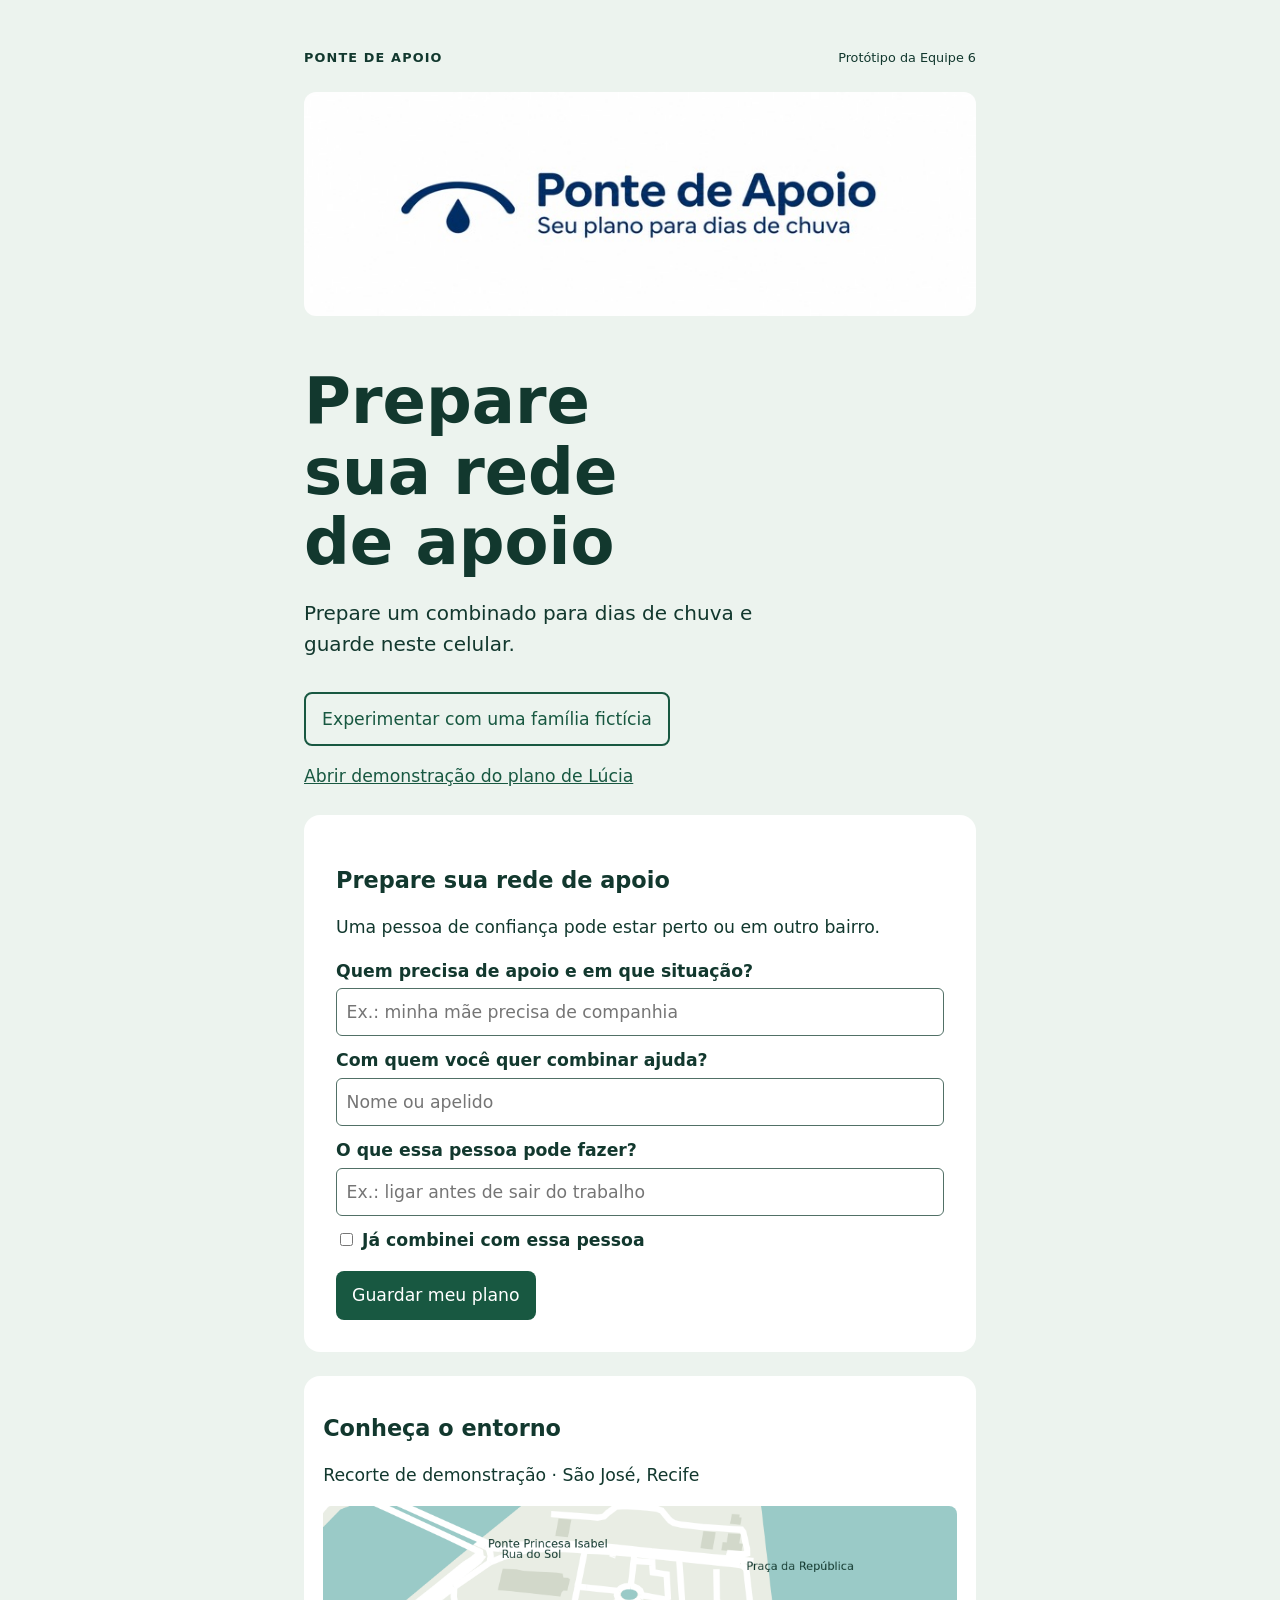
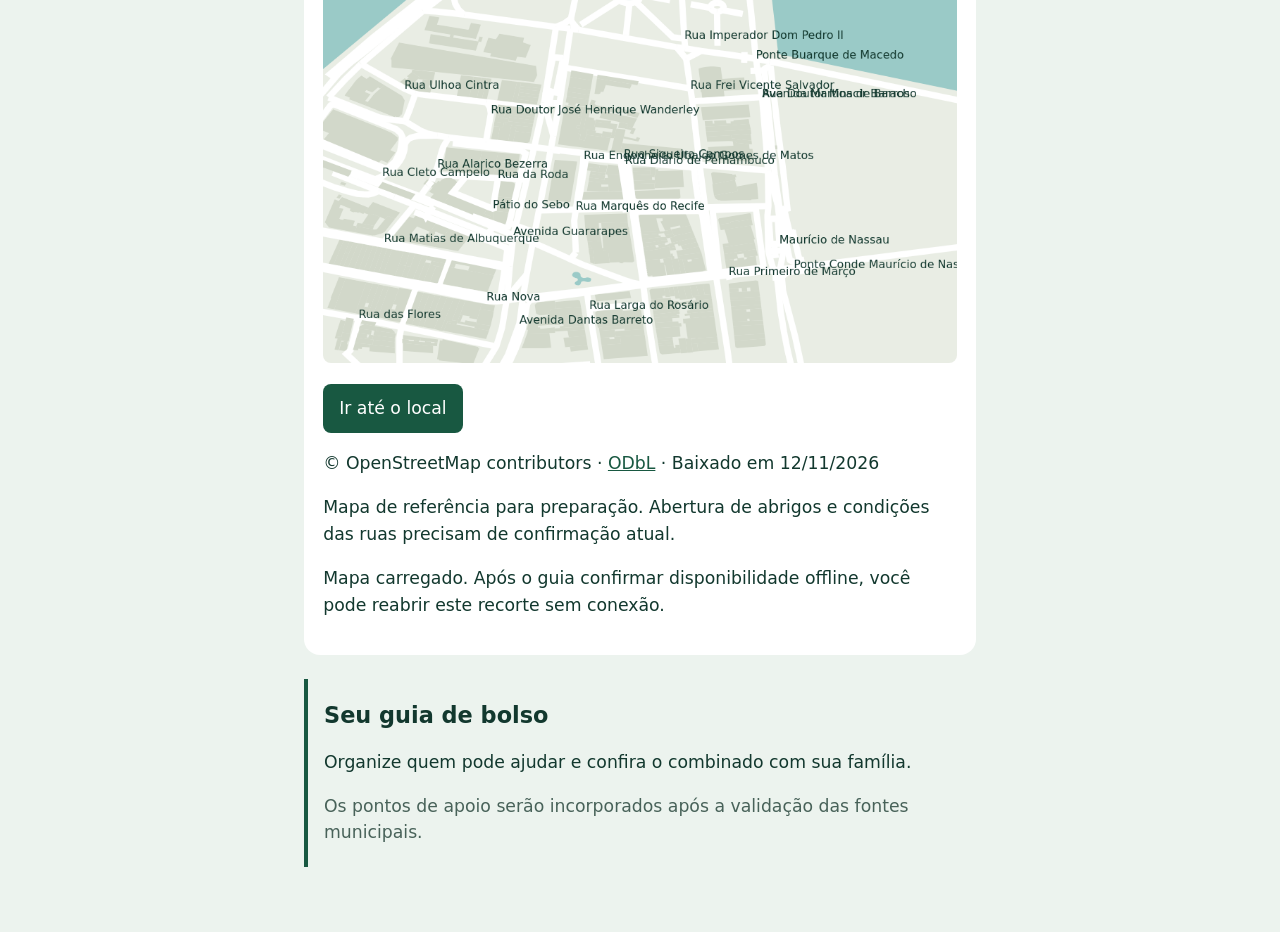
<file: frontend/guia.html>
<!doctype html><html lang="pt-BR"><meta charset="utf-8"><meta name="viewport" content="width=device-width,initial-scale=1"><meta http-equiv="Content-Security-Policy" content="default-src 'self'; script-src 'self'; style-src 'self'; connect-src 'self'; object-src 'none'; base-uri 'none'; form-action 'none'"><link rel="icon" href="assets/icon.png"><title>Ponte de Apoio</title><link rel="stylesheet" href="style.css"><main><header>PONTE DE APOIO <span>Protótipo da Equipe 6</span></header><img class="brand" src="assets/brand.jpg" alt="Ponte de Apoio — Seu plano para dias de chuva" width="650" height="222"><h1>Prepare sua rede de apoio</h1><p>Prepare um combinado para dias de chuva e guarde neste celular.</p><button type="button" id="example">Experimentar com uma família fictícia</button><p><a href="demonstracao.html">Abrir demonstração do plano de Lúcia</a></p><form><h2>Prepare sua rede de apoio</h2><p>Uma pessoa de confiança pode estar perto ou em outro bairro.</p><label for="need">Quem precisa de apoio e em que situação?</label><input id="need" maxlength="180" required placeholder="Ex.: minha mãe precisa de companhia"><label for="who">Com quem você quer combinar ajuda?</label><input id="who" maxlength="80" required placeholder="Nome ou apelido"><label for="action">O que essa pessoa pode fazer?</label><input id="action" maxlength="180" required placeholder="Ex.: ligar antes de sair do trabalho"><label><input type="checkbox" id="confirmed"> Já combinei com essa pessoa</label><button>Guardar meu plano</button></form><section hidden><span class="tag">GUARDADO NESTE CELULAR</span><h2>Meu combinado</h2><p id="summary"></p><button type="button" id="hear">Ouvir plano</button> <button type="button" id="erase">Apagar deste celular</button></section><article class="map-card"><h2>Conheça o entorno</h2><p>Recorte de demonstração · São José, Recife</p><canvas id="map" width="900" height="650" role="img" aria-label="Mapa de ruas do entorno do Mercado de São José no Recife"></canvas><button id="route" type="button" disabled>Ir até o local</button><p>© OpenStreetMap contributors · <a href="https://www.openstreetmap.org/copyright">ODbL</a> · Baixado em 12/11/2026</p><p>Mapa de referência para preparação. Abertura de abrigos e condições das ruas precisam de confirmação atual.</p><p id="map-status" role="status">Carregando mapa…</p></article><aside><h2>Seu guia de bolso</h2><p>Organize quem pode ajudar e confira o combinado com sua família.</p><p class="muted">Os pontos de apoio serão incorporados após a validação das fontes municipais.</p></aside><p role="status" id="status"></p><p id="offline"></p></main><script type="module" src="app.js"></script></html>
</file>
<file: frontend/style.css>
*{box-sizing:border-box}body{margin:0;background:#ecf3ee;color:#12382e;font:1.08rem/1.55 system-ui,sans-serif}main{max-width:38rem;margin:auto;padding:2rem 1.2rem}header{font-weight:700;letter-spacing:.09em}h1{font-size:2.8rem;line-height:1.1}form,section{background:white;padding:1.3rem;border-radius:16px;margin:1rem 0}label{display:block;font-weight:600;margin:.7rem 0 .25rem}input:not([type=checkbox]){width:100%;font:inherit;padding:.6rem;border:1px solid #517066;border-radius:6px}button{font:inherit;background:#185841;color:white;border:0;padding:.7rem 1rem;border-radius:8px;margin-top:.8rem}#summary{white-space:pre-line}:focus-visible{outline:3px solid #a34700;outline-offset:2px}

header{display:flex;justify-content:space-between;align-items:center;gap:1rem;font-size:.8rem}
header span{font-weight:400;letter-spacing:0}
h1{font-size:clamp(2.8rem,9vw,4rem);max-width:9ch;margin-bottom:1rem}
main>p:first-of-type{font-size:1.25rem;max-width:29rem}
h2{font-size:1.4rem;line-height:1.3}
aside{border-left:4px solid #185841;padding:.2rem 1rem;margin-top:1.5rem}
.muted{color:#486259}
.tag{color:#185841;font-size:.75rem;font-weight:700;letter-spacing:.06em}
#example{background:transparent;color:#185841;border:2px solid #185841}
button{min-height:48px;cursor:pointer}form{margin-top:1.6rem}
@media(min-width:750px){main{max-width:48rem;padding:3rem}form,section{padding:2rem}}

.map-card{background:white;border-radius:16px;padding:1.2rem;margin:1.5rem 0}canvas{width:100%;height:auto;border-radius:8px}a{color:#185841}

.brand{width:100%;height:auto;margin-top:1.5rem;border-radius:12px}
</file>
